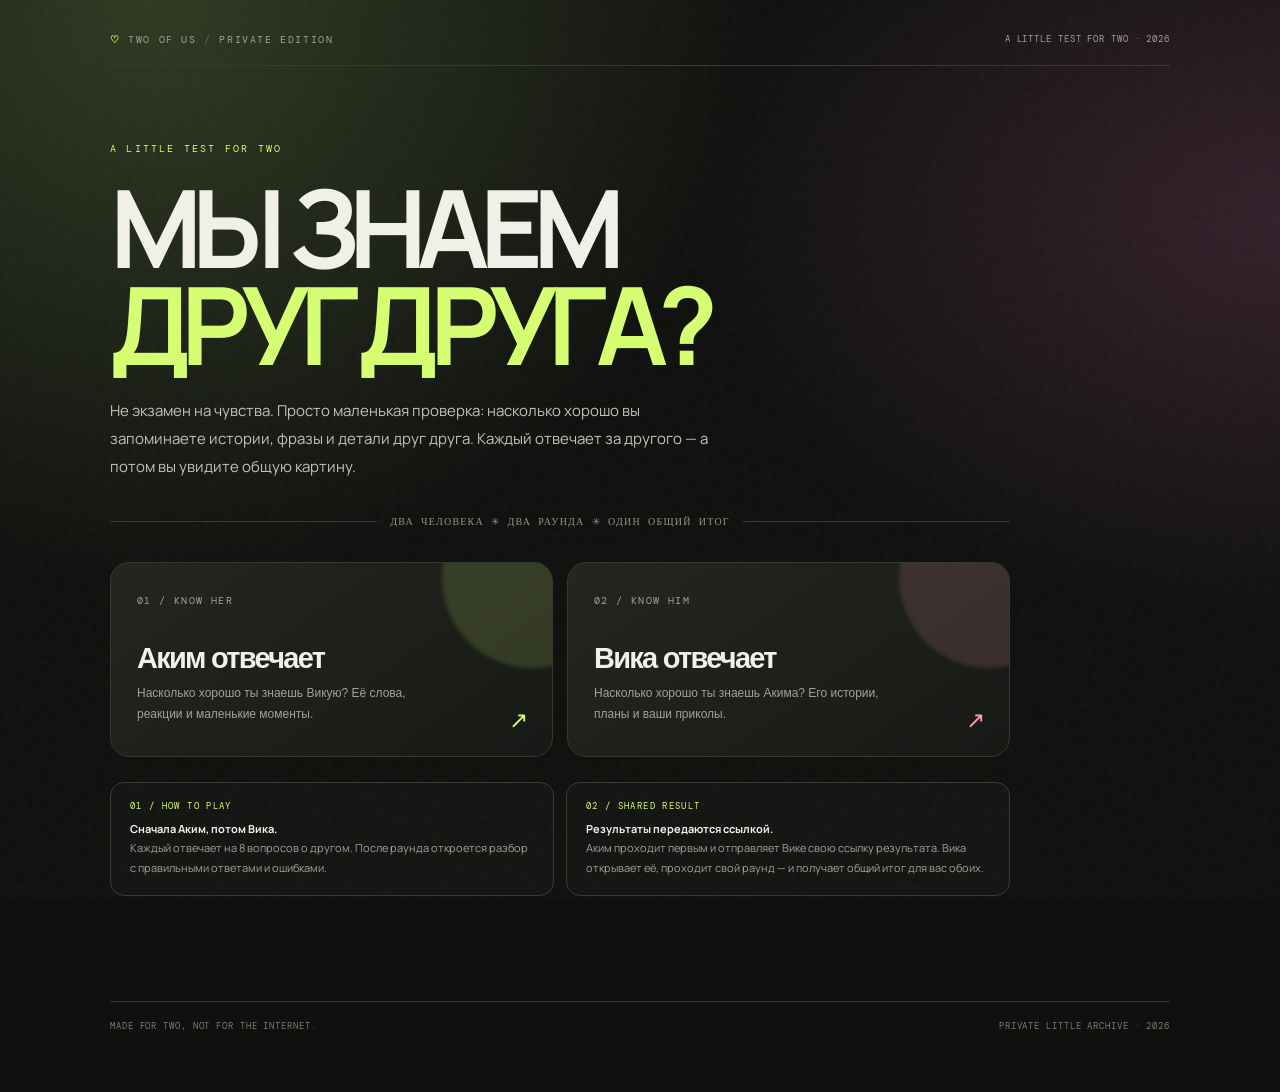
<file: couple/index.html>
<!doctype html>
<html lang="ru"><head><meta charset="utf-8"><meta name="viewport" content="width=device-width,initial-scale=1"><meta name="theme-color" content="#10110f"><meta name="description" content="Два человека, две истории и один тест на внимательность."><title>МЫ ЗНАЕМ ДРУГ ДРУГА? — TWO OF US</title>
<style>
@import url('https://fonts.googleapis.com/css2?family=DM+Mono:wght@400;500&family=Manrope:wght@400;500;600;700;800&display=swap');
:root{--bg:#10110f;--panel:#191b18;--line:#35392f;--text:#f2f1e9;--muted:#a1a395;--lime:#d7ff72;--pink:#ff9eb5}
*{box-sizing:border-box}body{margin:0;min-height:100vh;background:radial-gradient(ellipse at 12% 0%,#303a22 0,transparent 38%),radial-gradient(ellipse at 100% 20%,#35212b 0,transparent 32%),var(--bg);color:var(--text);font-family:Manrope,system-ui,sans-serif}body:before{content:"";position:fixed;inset:0;pointer-events:none;opacity:.12;background-image:url("data:image/svg+xml,%3Csvg viewBox='0 0 180 180' xmlns='http://www.w3.org/2000/svg'%3E%3Cfilter id='n'%3E%3CfeTurbulence type='fractalNoise' baseFrequency='.85' numOctaves='3' stitchTiles='stitch'/%3E%3C/filter%3E%3Crect width='100%25' height='100%25' filter='url(%23n)' opacity='.25'/%3E%3C/svg%3E")}
.wrap{width:min(1060px,calc(100% - 38px));margin:auto;padding:25px 0 60px}.top{display:flex;justify-content:space-between;border-bottom:1px solid var(--line);padding:8px 0 19px}.brand,.edition,.eyebrow,.mono,.qmeta,.progressrow,.footer{font-family:'DM Mono',monospace}.brand{font-size:10px;letter-spacing:.16em;color:var(--muted)}.brand b{color:var(--lime)}.edition{font-size:9px;color:var(--muted);letter-spacing:.1em}.hero{padding:76px 0 40px;max-width:900px}.eyebrow{font-size:10px;letter-spacing:.22em;color:var(--lime);text-transform:uppercase}.hero h1{font-size:clamp(50px,10vw,108px);line-height:.9;letter-spacing:-.09em;margin:23px 0 25px}.hero h1 span{color:var(--lime)}.lead{font-size:15px;line-height:1.85;color:#c1c3b9;max-width:610px}.line{display:flex;align-items:center;gap:13px;margin:34px 0;color:#929687;font:10px 'DM Mono';letter-spacing:.12em}.line:before,.line:after{content:"";height:1px;background:var(--line);flex:1}.cards{display:grid;grid-template-columns:1fr 1fr;gap:14px;margin:25px 0}.choice{position:relative;overflow:hidden;min-height:195px;padding:26px;border:1px solid var(--line);border-radius:19px;background:linear-gradient(145deg,#24271f,#171916);text-align:left;color:var(--text);cursor:pointer;transition:.25s}.choice:hover{transform:translateY(-4px);border-color:#899b58;box-shadow:0 18px 60px #0006}.choice .orb{position:absolute;width:180px;height:180px;border-radius:50%;right:-70px;top:-75px;opacity:.14;filter:blur(2px)}.a .orb{background:var(--lime)}.v .orb{background:var(--pink)}.choice .num{font:10px 'DM Mono';color:var(--muted);letter-spacing:.14em}.choice h2{font-size:29px;letter-spacing:-.06em;margin:35px 0 8px}.choice p{font-size:12px;color:var(--muted);line-height:1.7;margin:0;max-width:290px}.choice .arrow{position:absolute;right:24px;bottom:22px;font-size:23px;color:var(--lime)}.choice.v .arrow{color:var(--pink)}.choice.done{border-color:#72874a}.choice.done:after{content:"ПРОЙДЕНО ✓";position:absolute;right:22px;top:20px;color:var(--lime);font:9px 'DM Mono';letter-spacing:.1em}.info{display:grid;grid-template-columns:1fr 1fr;gap:12px}.infobox,.pending{border:1px solid var(--line);border-radius:14px;padding:17px 19px;background:#ffffff04;color:var(--muted);font-size:11px;line-height:1.8}.infobox strong,.pending strong{color:var(--text)}.tiny{display:block;color:var(--lime);font:9px 'DM Mono';letter-spacing:.15em;margin-bottom:7px}
.hidden{display:none!important}.quizhead{padding:42px 0 18px}.back{background:none;border:0;color:var(--muted);font:10px 'DM Mono';cursor:pointer;padding:0;margin-bottom:33px}.back:hover{color:var(--lime)}.quizhead h2{font-size:clamp(36px,6vw,60px);letter-spacing:-.075em;margin:12px 0 8px}.quizhead p{color:var(--muted);font-size:13px;line-height:1.7}.progressrow{display:flex;justify-content:space-between;margin:26px 0 10px;font-size:10px;color:var(--muted)}.track{height:3px;background:#34382f;border-radius:9px;overflow:hidden}.bar{height:100%;background:var(--lime);transition:width .3s}.qcard{margin-top:24px;padding:clamp(23px,5vw,43px);border:1px solid var(--line);border-radius:20px;background:linear-gradient(145deg,#1e211b,#171916);min-height:365px}.qmeta{font-size:9px;letter-spacing:.2em;color:var(--lime)}.qcard h3{font-size:clamp(24px,4vw,38px);line-height:1.25;letter-spacing:-.05em;margin:23px 0 29px}.answers{display:grid;grid-template-columns:1fr 1fr;gap:10px}.answer{min-height:62px;padding:15px 17px;border:1px solid #3b3f35;border-radius:12px;background:#ffffff03;color:#eee;font:500 13px Manrope;text-align:left;line-height:1.5;cursor:pointer;transition:.18s}.answer:hover{border-color:#899b58;background:#d7ff7209}.answer.selected{border-color:var(--lime);background:#d7ff7215;color:var(--lime)}.letter{font:10px 'DM Mono';color:#929687;margin-right:10px}.actions{display:flex;justify-content:space-between;align-items:center;gap:12px;margin-top:24px}.small{font:10px 'DM Mono';color:var(--muted)}.btn{border:0;border-radius:999px;padding:14px 22px;background:var(--lime);color:#151711;font:800 11px Manrope;cursor:pointer;transition:.2s}.btn:hover{transform:translateY(-2px);box-shadow:0 8px 28px #d7ff7233}.btn:disabled{opacity:.35;cursor:not-allowed;transform:none;box-shadow:none}.btn.ghost{background:transparent;border:1px solid var(--line);color:var(--text)}.btn.ghost:hover{border-color:var(--lime);color:var(--lime);box-shadow:none}
.result{padding:55px 0 20px}.scorebig{font-size:clamp(78px,14vw,145px);font-weight:800;letter-spacing:-.11em;line-height:1;margin:22px 0;color:var(--lime)}.result h2{font-size:clamp(35px,6vw,62px);letter-spacing:-.08em;margin:12px 0}.result p{color:var(--muted);font-size:12px;line-height:1.8;max-width:650px}.resultgrid{display:grid;grid-template-columns:1fr 1fr;gap:12px;margin:27px 0}.stat{background:var(--panel);border:1px solid var(--line);border-radius:14px;padding:19px}.stat b{display:block;font-size:27px;margin-bottom:5px}.stat span{font:9px 'DM Mono';color:var(--muted);letter-spacing:.12em}.sharebox{margin-top:25px;padding:20px 0;border-top:1px solid var(--line)}.shareactions{display:flex;gap:9px;flex-wrap:wrap;margin-top:14px}.review{margin-top:35px}.review h3{font-size:21px}.reviewitem{display:grid;grid-template-columns:26px 1fr;gap:12px;padding:16px 0;border-top:1px solid var(--line)}.reviewitem b{font-size:13px;line-height:1.6}.reviewitem p{font-size:11px;margin:5px 0 0}.answerline{color:var(--lime)!important}.duel{margin-top:30px;padding:clamp(22px,4vw,32px);border:1px solid #464b39;border-radius:19px;background:linear-gradient(130deg,#25291e,#241b21)}.duel h3{font-size:29px;letter-spacing:-.06em;margin:12px 0 8px}.duelrow{display:grid;grid-template-columns:1fr 1fr;gap:10px;margin:20px 0}.duelstat{padding:18px;background:#0e100d88;border-radius:12px}.duelstat strong{display:block;font-size:34px;letter-spacing:-.06em}.duelstat.a strong{color:var(--lime)}.duelstat.v strong{color:var(--pink)}.duelstat span{font:9px 'DM Mono';color:var(--muted);letter-spacing:.1em}.footer{display:flex;justify-content:space-between;margin-top:65px;padding-top:18px;border-top:1px solid var(--line);font-size:9px;color:#777b70;letter-spacing:.1em}
@media(max-width:680px){.wrap{width:calc(100% - 26px);padding-top:17px}.hero{padding-top:55px}.cards,.answers,.info,.resultgrid,.duelrow{grid-template-columns:1fr}.choice{min-height:160px}.choice h2{margin-top:23px}.qcard{min-height:0}.footer{flex-direction:column;gap:10px}.hero h1{font-size:clamp(48px,14vw,80px)}}
</style></head><body><main class="wrap">
<header class="top"><div class="brand"><b>♡</b> TWO OF US <span style="color:#62675b">/</span> PRIVATE EDITION</div><div class="edition">A LITTLE TEST FOR TWO · 2026</div></header>
<section id="home"><div class="hero"><div class="eyebrow">A little test for two</div><h1>МЫ ЗНАЕМ<br><span>ДРУГ ДРУГА?</span></h1><p class="lead">Не экзамен на чувства. Просто маленькая проверка: насколько хорошо вы запоминаете истории, фразы и детали друг друга. Каждый отвечает за другого — а потом вы увидите общую картину.</p><div class="line">ДВА ЧЕЛОВЕКА ✳ ДВА РАУНДА ✳ ОДИН ОБЩИЙ ИТОГ</div>
<div class="cards"><button class="choice a" id="choiceA" onclick="start('a')"><i class="orb"></i><div class="num">01 / KNOW HER</div><h2>Аким отвечает</h2><p>Насколько хорошо ты знаешь Викую? Её слова, реакции и маленькие моменты.</p><span class="arrow">↗</span></button><button class="choice v" id="choiceV" onclick="start('v')"><i class="orb"></i><div class="num">02 / KNOW HIM</div><h2>Вика отвечает</h2><p>Насколько хорошо ты знаешь Акима? Его истории, планы и ваши приколы.</p><span class="arrow">↗</span></button></div>
<div class="info"><div class="infobox"><span class="tiny">01 / HOW TO PLAY</span><strong>Сначала Аким, потом Вика.</strong><br>Каждый отвечает на 8 вопросов о другом. После раунда откроется разбор с правильными ответами и ошибками.</div><div class="infobox"><span class="tiny">02 / SHARED RESULT</span><strong>Результаты передаются ссылкой.</strong><br>Аким проходит первым и отправляет Вике свою ссылку результата. Вика открывает её, проходит свой раунд — и получает общий итог для вас обоих.</div></div></div></section>
<section id="quiz" class="hidden"><div class="quizhead"><button class="back" onclick="goHome()">← НА ГЛАВНУЮ</button><div class="eyebrow" id="quiztag"></div><h2 id="quiztitle"></h2><p id="quizdesc"></p><div class="progressrow"><span id="counter"></span><span id="pct"></span></div><div class="track"><div class="bar" id="bar"></div></div></div><div class="qcard"><div class="qmeta" id="category"></div><h3 id="question"></h3><div class="answers" id="answers"></div><div class="actions"><span class="small">ОДИН ВАРИАНТ ОТВЕТА</span><button class="btn" id="next" disabled onclick="next()">ДАЛЬШЕ ↗</button></div></div></section>
<section id="result" class="hidden"><div class="result"><div class="eyebrow" id="resulttag"></div><div class="scorebig" id="score"></div><h2 id="resulttitle"></h2><p id="resulttext"></p><div class="resultgrid"><div class="stat"><b id="correct"></b><span>ТОЧНЫХ ПОПАДАНИЙ</span></div><div class="stat"><b id="percent"></b><span>УРОВЕНЬ ВНИМАНИЯ</span></div></div><div class="sharebox"><div class="eyebrow">YOUR RESULT LINK</div><p>Ссылка содержит твой результат. Отправь её второму участнику — его ответы добавятся к общей таблице, и вы оба сможете открыть финальный результат.</p><div class="shareactions"><button class="btn" onclick="copyShare()">СКОПИРОВАТЬ ССЫЛКУ ↗</button><button class="btn ghost" onclick="goHome()">НА ГЛАВНУЮ</button></div></div><div id="duel"></div><div class="review"><h3>Разбор твоих ответов</h3><div id="review"></div></div></div></section>
<footer class="footer"><span>MADE FOR TWO, NOT FOR THE INTERNET.</span><span>PRIVATE LITTLE ARCHIVE · 2026</span></footer></main>
<script>
const bank={
a:[
{c:"ЕЁ МАНЕРА ОБЩАТЬСЯ",q:"Что Вика ответила, когда ты спросил, что она скажет о вашей сегодняшней прогулке?",o:["«А чё скажу?»","«Мне очень понравилось»","«Давай повторим завтра»","«Я уже всё рассказала»"],a:0,e:"Вика ответила именно: «а чё скажу», а после попросила пример."},
{c:"ЕЁ ВЕЧЕР",q:"Почему Вика сказала, что пока не собирается спать вечером 21 октября?",o:["Она уже выспалась","Ей нужно было закончить конспект","Она ждала звонка","Она собиралась выходить"],a:0,e:"Она написала: «я выспалась уже»."},
{c:"ВАШИ РАЗГОВОРЫ",q:"Какой прямой вопрос Вика задала тебе ночью 22 октября?",o:["«Отношение ко мне какое?»","«Ты скучаешь по мне?»","«Почему ты не спишь?»","«Когда мы увидимся?»"],a:0,e:"Вика спросила: «отношение ко мне какое»."},
{c:"ЕЁ ЧУВСТВА",q:"Почему Вика сказала, что пытается поговорить с тобой о непростой ситуации 31 октября?",o:["Потому что любит тебя, ты ей дорог и она хочет всё обсудить","Потому что хотела закончить разговор","Потому что её попросили подруги","Потому что ей нужно было срочно уйти"],a:0,e:"Она написала, что любит тебя, ты ей дорог и она хочет всё обсудить."},
{c:"ВАША ПОДДЕРЖКА",q:"Что Вика сказала, когда ты переживал из-за того, что не поговорил с дедушкой?",o:["Что дедушка тебя очень любил и продолжает любить","Что нужно было позвонить раньше","Что дедушка наверняка обиделся","Что лучше сменить тему"],a:0,e:"Вика поддержала тебя словами: «твой дедушка тебя очень любил и продолжает любить»."},
{c:"ВАШИ ПЛАНЫ",q:"Как Вика отреагировала, когда ты сказал, что тебе неприятно из-за несостоявшейся прогулки?",o:["«Ты же знаешь, что я только за к тебе»","«Тогда больше не предлагай»","«Я не хочу гулять»","«Давай забудем»"],a:0,e:"Она ответила: «ты же знаешь что я только за к тебе»."},
{c:"ЕЁ ХАРАКТЕР",q:"Как Вика описала себя в сообщении утром 30 октября?",o:["«Я у тебя очень переживающий человек»","«Я вообще ничего не переживаю»","«Я всегда всё планирую»","«Я не люблю переписки»"],a:0,e:"Она прямо написала: «я у тебя очень переживающий человек»."},
{c:"ВАША БЛИЗОСТЬ",q:"Что Вика сказала о тебе, объясняя, почему хочет поговорить и всё обсудить?",o:["Что любит тебя и ты ей дорог","Что ей просто скучно","Что ей нужен совет по учёбе","Что она хочет поспорить"],a:0,e:"Вика написала, что любит тебя, ты ей дорог и она хочет всё обсудить."}
],
v:[
{c:"ЕГО УЧЁБА",q:"Что Аким надеялся сделать вместе с тобой в переписке 22 октября?",o:["Что-нибудь написать, списать и повысить средний балл","Подготовить доклад по истории","Составить расписание на неделю","Разобрать проект по Swift"],a:0,e:"Он написал, что думал, вы что-нибудь напишете, он спишет и повысит средний балл."},
{c:"ЕГО ЮМОР",q:"Как Аким в шутку сформулировал свою учебную стратегию?",o:["«Моя думать. Мы писать. Моя списать. Моя стать умный»","«Учиться надо было вчера»","«Один за всех, все за оценки»","«Моя домашка — моя крепость»"],a:0,e:"Это его шуточная формулировка из той же переписки."},
{c:"ЕГО ПРОЕКТЫ",q:"Какой модуль JARVIS Аким назвал приоритетом №1?",o:["JARVIS VISION — видит экран","JARVIS MEMORY — долговременная память","JARVIS LIVE — разговор без кнопки","SYSTEM CONTROL — мониторинг Mac"],a:0,e:"В сообщении с описанием проекта он пометил JARVIS VISION как «Приоритет №1»."},
{c:"ЕГО ИДЕИ",q:"Что Аким хотел поручить JARVIS в примере с браузером?",o:["Открыть Safari, найти документацию Swift и сохранить ссылку","Заказать еду и оплатить доставку","Смонтировать видео и загрузить его","Удалить старые фотографии"],a:0,e:"Он описал команду: открыть Safari, найти документацию Swift и сохранить ссылку."},
{c:"ЕГО ОБЩЕНИЕ",q:"Как Аким объяснил свою манеру общения с незнакомыми людьми?",o:["Как защитную реакцию, которая выработалась в привычку","Как способ всегда шутить первым","Как желание казаться серьёзнее","Как привычку говорить только коротко"],a:0,e:"Он написал, что у него выработалась защитная реакция и с незнакомыми людьми ему сложно общаться иначе."},
{c:"ЕГО ПЕРЕЖИВАНИЯ",q:"О чём Аким винил себя в разговоре 27 октября?",o:["Что не поговорил с дедушкой и вообще ему не звонил","Что не приехал на прогулку","Что забыл ответить на сообщение","Что не закончил школьное задание"],a:0,e:"Он прямо написал, что винил себя за то, что не поговорил с дедушкой и вообще не звонил."},
{c:"ВАШИ ПРИКОЛЫ",q:"Какое слово Аким много раз подряд отправлял Вике в ответ на её стикеры?",o:["«Бегу» — а потом написал «Бешу»","«Люблю» — а потом «Целую»","«Алло» — а потом «Ответь»","«Пока» — а потом «Вернулся»"],a:0,e:"Он подряд отправлял «Бегу», а последним сообщением стало «Бешу»."},
{c:"ВАШИ ПЛАНЫ",q:"Что Аким признал, когда понял, что вы, возможно, не погуляете?",o:["Что ему неприятно, но он считает, что Вике так будет лучше","Что ему всё равно","Что он больше не хочет встречаться","Что он отменил прогулку сам"],a:0,e:"Он написал, что ему неприятно, что вы не погуляете, но не хочет возникать, если Вике так будет лучше."}
]};
let who="",idx=0,answers=[],selected=null;
const $=id=>document.getElementById(id);
function enc(o){return btoa(unescape(encodeURIComponent(JSON.stringify(o))))}
function dec(s){try{return JSON.parse(decodeURIComponent(escape(atob(s))))}catch(e){return null}}
function scores(){const p=new URLSearchParams(location.search);return{a:dec(p.get("a")||""),v:dec(p.get("v")||"")}}
function resultUrl(person,data){const s=scores(),p=new URLSearchParams();p.set(person,enc(data));if(person==="a"&&s.v)p.set("v",enc(s.v));if(person==="v"&&s.a)p.set("a",enc(s.a));return location.origin+location.pathname+"?"+p.toString()}
function start(person){who=person;idx=0;answers=[];selected=null;$("home").classList.add("hidden");$("result").classList.add("hidden");$("quiz").classList.remove("hidden");$("quiztitle").textContent=person==="a"?"Аким отвечает":"Вика отвечает";$("quiztag").textContent=person==="a"?"ROUND 01 / KNOW HER":"ROUND 02 / KNOW HIM";$("quizdesc").textContent=person==="a"?"Восемь вопросов о Вике. Выбирай то, что действительно помнишь из ваших разговоров.":"Восемь вопросов об Акиме. Проверим, насколько внимательно ты слушаешь его истории.";render()}
function render(){const q=bank[who][idx];selected=null;$("category").textContent=q.c;$("question").textContent=q.q;$("counter").textContent="ВОПРОС "+String(idx+1).padStart(2,"0")+" / "+bank[who].length;$("pct").textContent=Math.round(idx/bank[who].length*100)+"%";$("bar").style.width=(idx/bank[who].length*100)+"%";$("answers").innerHTML="";q.o.forEach((v,i)=>{const b=document.createElement("button");b.className="answer";b.innerHTML='<span class="letter">'+String.fromCharCode(65+i)+'</span>'+v;b.onclick=()=>{selected=i;document.querySelectorAll(".answer").forEach(x=>x.classList.remove("selected"));b.classList.add("selected");$("next").disabled=false};$("answers").appendChild(b)});$("next").disabled=true;$("next").textContent=idx===bank[who].length-1?"ЗАВЕРШИТЬ РАУНД ↗":"ДАЛЬШЕ ↗"}
function next(){if(selected===null)return;answers.push(selected);if(idx<bank[who].length-1){idx++;render()}else finish()}
function finish(){const total=bank[who].length,score=answers.filter((a,i)=>a===bank[who][i].a).length;const data={score,total,answers,finished:true};history.replaceState(null,"",resultUrl(who,data));showResult(who,data)}
function showResult(person,data){$("quiz").classList.add("hidden");$("home").classList.add("hidden");$("result").classList.remove("hidden");$("resulttag").textContent=person==="a"?"АКИМ → ВИКА":"ВИКА → АКИМ";$("score").textContent=data.score+"/"+data.total;$("correct").textContent=data.score+" / "+data.total;$("percent").textContent=Math.round(data.score/data.total*100)+"%";let title,desc;if(data.score===8){title="Ни одна деталь не ускользнула.";desc="Идеальный раунд. Ты очень внимательно слушаешь и запоминаешь то, что для другого человека важно."}else if(data.score>=6){title="Ты правда хорошо знаешь.";desc="Большинство деталей на месте. Несколько моментов всё-таки потерялись — самое время их вспомнить."}else if(data.score>=4){title="Есть что ещё узнать.";desc="Ты помнишь важное, но часть маленьких историй и фраз пока ускользает."}else{title="Начало большого знакомства.";desc="Этот тест не измеряет чувства. Он показывает только, сколько деталей из переписки осталось в памяти."}$("resulttitle").textContent=title;$("resulttext").textContent=desc;$("review").innerHTML="";bank[person].forEach((q,i)=>{const ok=data.answers[i]===q.a,el=document.createElement("div");el.className="reviewitem";el.innerHTML='<div class="mark">'+(ok?'<span style="color:var(--lime)">✓</span>':'<span style="color:var(--pink)">×</span>')+'</div><div><b>'+q.q+'</b><p>Твой ответ: '+q.o[data.answers[i]]+'.</p><p class="answerline">Правильный ответ: '+q.o[q.a]+'. '+q.e+'</p></div>';$("review").appendChild(el)});const s=scores();s[person]=data;showDuel(s)}
function showDuel(s){const a=s.a,v=s.v;if(!a||!v){$("duel").innerHTML='<div class="pending"><strong>Второй раунд ещё впереди.</strong><br>'+(a?"Теперь Вика открывает ссылку выше и проходит свой раунд. Её результат автоматически объединится с твоим.":"Теперь Аким проходит свой раунд и отправляет Вике ссылку результата.")+'</div>';return}const sum=a.score+v.score,max=a.total+v.total,line=sum>=14?"Вы очень хорошо помните детали друг друга.":sum>=10?"Хороший общий результат — многое друг о друге вы замечаете.":"У вас ещё много историй, которые предстоит узнать.";const leader=a.score>v.score?"Аким набрал больше на своём раунде.":v.score>a.score?"Вика набрала больше на своём раунде.":"У вас ничья — одинаковый результат.";const url=location.origin+location.pathname+"?a="+enc(a)+"&v="+enc(v);$("duel").innerHTML='<div class="duel"><div class="eyebrow">THE TWO OF YOU / FINAL SCORE</div><h3>Общий результат</h3><p>'+line+' '+leader+'</p><div class="duelrow"><div class="duelstat a"><strong>'+a.score+'/'+a.total+'</strong><span>АКИМ ЗНАЕТ ВИКУ</span></div><div class="duelstat v"><strong>'+v.score+'/'+v.total+'</strong><span>ВИКА ЗНАЕТ АКИМА</span></div></div><div class="scorebig" style="font-size:clamp(60px,10vw,92px)">'+sum+'/'+max+'</div><p>Всего правильных ответов на двоих.</p><div class="shareactions"><button class="btn" onclick="copyFinal()">СКОПИРОВАТЬ ОБЩИЙ РЕЗУЛЬТАТ ↗</button></div></div>';const panel=document.createElement("div");panel.className="review";panel.innerHTML="<h3>Где ошибся каждый</h3>";[["Аким",a,"a"],["Вика",v,"v"]].forEach(([name,d,key])=>{const block=document.createElement("div");block.innerHTML='<div class="eyebrow">'+name.toUpperCase()+' / '+d.score+'/'+d.total+'</div>';bank[key].forEach((q,i)=>{if(d.answers[i]===q.a)return;const item=document.createElement("div");item.className="reviewitem";item.innerHTML='<div class="mark" style="color:var(--pink)">×</div><div><b>'+q.q+'</b><p>Ответ: '+q.o[d.answers[i]]+'</p><p class="answerline">Правильно: '+q.o[q.a]+'. '+q.e+'</p></div>';block.appendChild(item)});if(d.score===d.total){const p=document.createElement("p");p.textContent="Ошибок нет — идеальный раунд.";block.appendChild(p)}panel.appendChild(block)});$("duel").appendChild(panel)}
function copyShare(){const s=scores(),data=s[who];const url=resultUrl(who,data);navigator.clipboard.writeText(url).then(()=>alert("Ссылка с твоим результатом скопирована. Отправь её второму участнику.")).catch(()=>prompt("Скопируй ссылку:",url))}
function copyFinal(){const s=scores(),url=location.origin+location.pathname+"?a="+enc(s.a)+"&v="+enc(s.v);navigator.clipboard.writeText(url).then(()=>alert("Общий результат скопирован!")).catch(()=>prompt("Скопируй ссылку:",url))}
function goHome(){$("quiz").classList.add("hidden");$("result").classList.add("hidden");$("home").classList.remove("hidden")}
function init(){const s=scores();$("choiceA").classList.toggle("done",!!s.a);$("choiceV").classList.toggle("done",!!s.v);if(s.a&&s.v){$("home").classList.add("hidden");showResult("a",s.a);$("resulttag").textContent="ВАШ ОБЩИЙ РЕЗУЛЬТАТ";$("score").textContent=s.a.score+"/"+s.a.total+" · "+s.v.score+"/"+s.v.total;$("resulttitle").textContent="Вы прошли оба раунда.";showDuel(s)}else if(s.a||s.v)showResult(s.a?"a":"v",s.a||s.v)}
init();
</script></body></html>
</file>
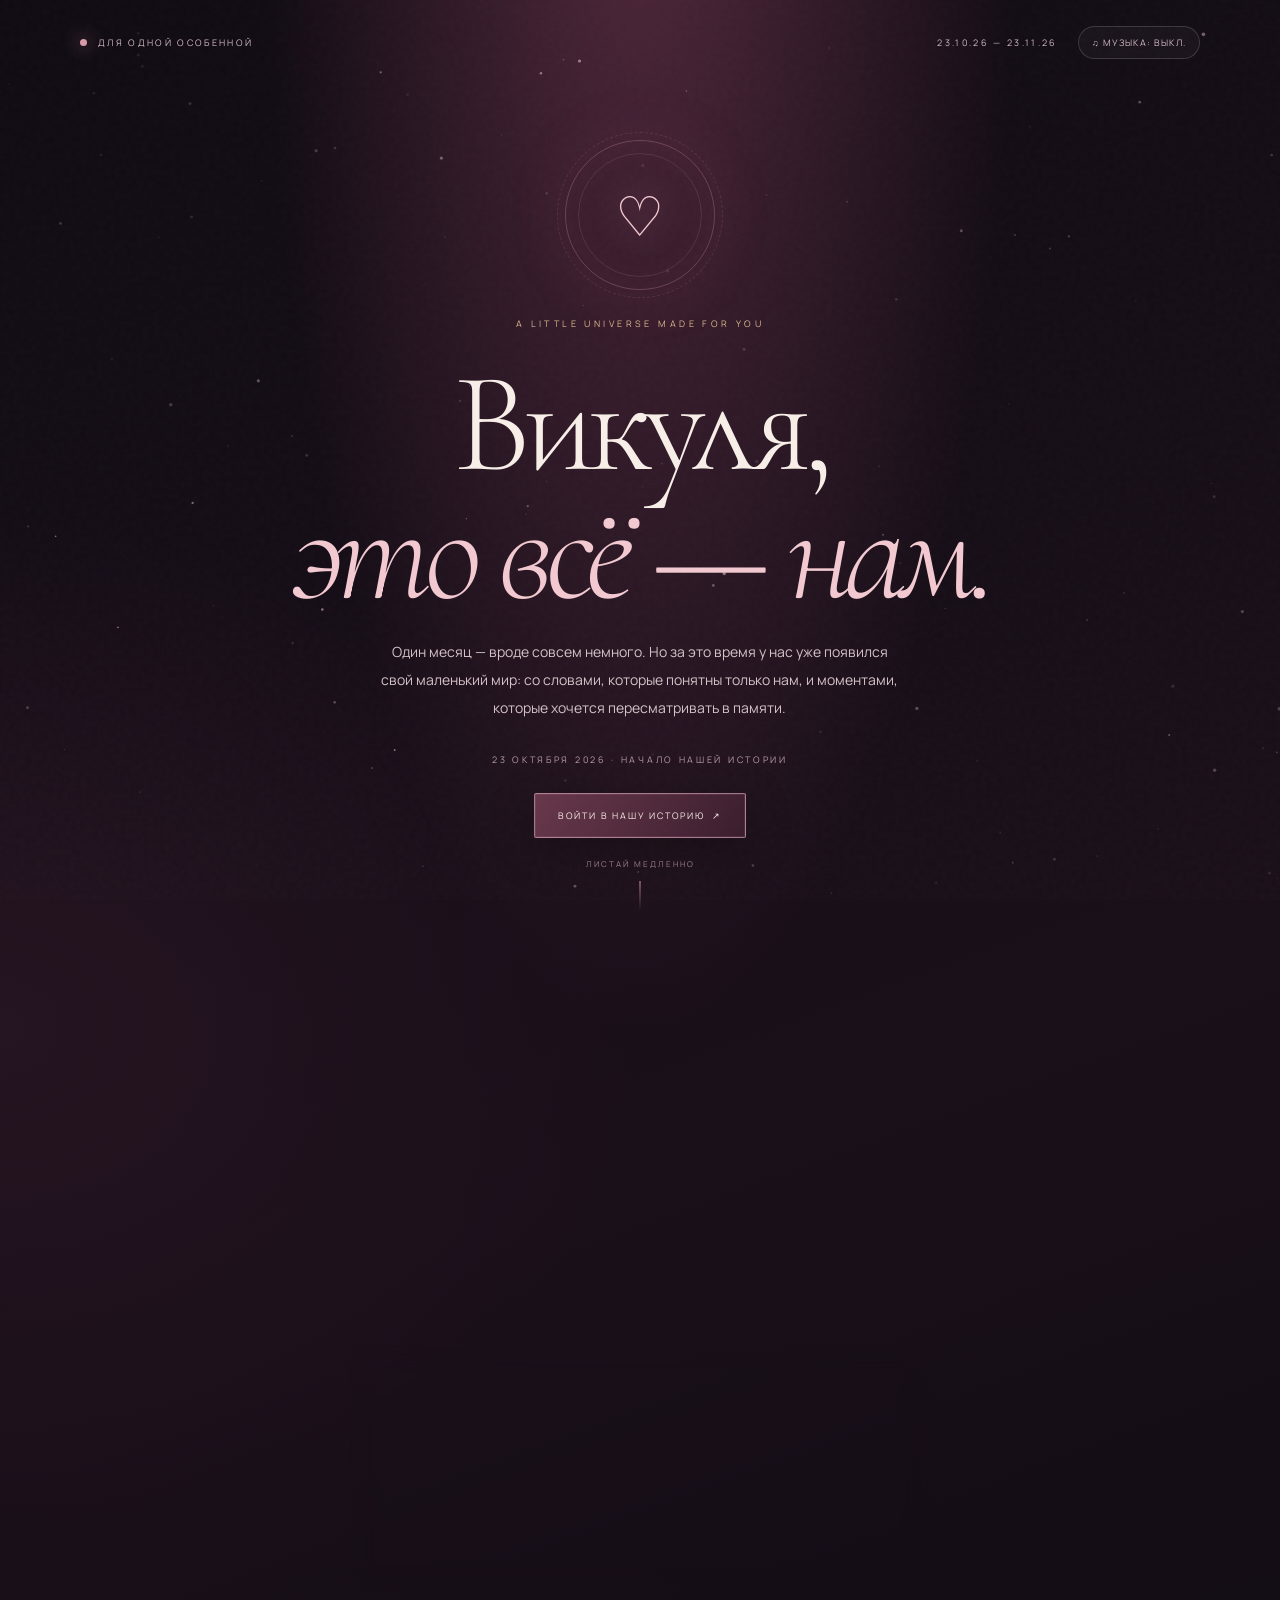
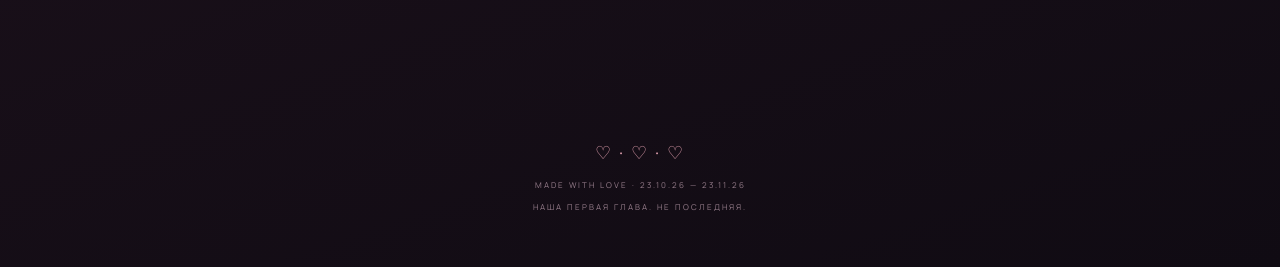
<file: vikula/index.html>
<!doctype html>
<html lang="ru">
<head>
<meta charset="utf-8">
<meta name="viewport" content="width=device-width,initial-scale=1,viewport-fit=cover">
<meta name="theme-color" content="#100b13">
<meta name="description" content="Маленькая вселенная для Викулы. Наша первая глава — 23.10.26–23.11.26.">
<title>Викуля — наша маленькая вселенная</title>
<style>
@import url('https://fonts.googleapis.com/css2?family=Cormorant+Garamond:wght@300;400;500;600;700&family=Manrope:wght@300;400;500;600&family=Great+Vibes&display=swap');
:root{--night:#100b13;--night2:#1b101b;--wine:#57283b;--rose:#d99aa9;--blush:#f2c9d0;--cream:#f7eee8;--gold:#d9b98d;--muted:#c3aeb8;--line:rgba(247,238,232,.16);--serif:'Cormorant Garamond',Georgia,serif;--sans:'Manrope',sans-serif}
*{box-sizing:border-box}html{scroll-behavior:smooth;background:var(--night)}body{margin:0;color:var(--cream);font-family:var(--sans);background:radial-gradient(ellipse at 50% -10%,#51283c 0%,transparent 42%),radial-gradient(ellipse at 0% 55%,#251421 0%,transparent 35%),linear-gradient(160deg,#100b13,#1a101a 60%,#100b13);overflow-x:hidden}button{font:inherit;color:inherit}button:focus-visible,a:focus-visible{outline:2px solid var(--gold);outline-offset:5px}::selection{background:#a65d78;color:white}
#sky{position:fixed;inset:0;z-index:0;pointer-events:none;opacity:.8}.grain{position:fixed;inset:0;z-index:1;pointer-events:none;opacity:.07;background-image:url("data:image/svg+xml,%3Csvg viewBox='0 0 180 180' xmlns='http://www.w3.org/2000/svg'%3E%3Cfilter id='n'%3E%3CfeTurbulence type='fractalNoise' baseFrequency='.9' numOctaves='3' stitchTiles='stitch'/%3E%3C/filter%3E%3Crect width='100%25' height='100%25' filter='url(%23n)' opacity='.35'/%3E%3C/svg%3E")}
main,header,footer{position:relative;z-index:2}.shell{width:min(1120px,calc(100% - 42px));margin:auto}.nav{display:flex;align-items:center;justify-content:space-between;padding:26px 0;color:#d4bbc5;font-size:9px;letter-spacing:.26em;text-transform:uppercase}.brand{display:flex;align-items:center;gap:11px}.brand i{display:block;width:7px;height:7px;border-radius:50%;background:var(--rose);box-shadow:0 0 18px var(--rose)}.navright{display:flex;gap:20px;align-items:center}.sound{border:1px solid var(--line);background:#ffffff08;border-radius:30px;padding:9px 13px;font-size:9px;letter-spacing:.13em;text-transform:uppercase;cursor:pointer}
.hero{min-height:calc(100svh - 76px);display:grid;place-items:center;text-align:center;padding:55px 0 95px;position:relative}.hero-inner{max-width:850px}.overline{font-size:9px;letter-spacing:.38em;text-transform:uppercase;color:var(--gold)}h1,h2,h3,p{margin-top:0}.hero h1{font:300 clamp(64px,12vw,142px)/.78 var(--serif);letter-spacing:-.055em;margin:39px 0 30px}.hero h1 span{display:block;color:var(--blush);font-style:italic;margin-top:17px}.hero-copy{max-width:520px;margin:0 auto;color:#d5c1c8;font-size:14px;line-height:2}.hero-date{margin:31px 0 27px;color:#b99aa8;font-size:9px;letter-spacing:.3em}.cta{border:1px solid #d9a8b8a6;background:linear-gradient(120deg,#8d4b63a8,#482437a8);padding:15px 23px;text-transform:uppercase;font-size:9px;letter-spacing:.2em;cursor:pointer;transition:.35s;box-shadow:0 12px 45px #0004}.cta:hover{transform:translateY(-3px);box-shadow:0 18px 55px #0007;border-color:var(--blush)}.scrollhint{position:absolute;bottom:22px;left:50%;transform:translateX(-50%);font-size:8px;letter-spacing:.25em;color:#997d8a;text-transform:uppercase}.scrollhint:after{content:"";display:block;width:1px;height:30px;margin:12px auto 0;background:linear-gradient(var(--rose),transparent)}
.ornament{width:150px;height:150px;border:1px solid #d99aa94d;border-radius:50%;margin:0 auto 27px;display:grid;place-items:center;position:relative;box-shadow:0 0 70px #b65d7b18,inset 0 0 35px #b65d7b12}.ornament:before,.ornament:after{content:"";position:absolute;border:1px solid #d99aa927;border-radius:50%}.ornament:before{inset:12px}.ornament:after{inset:-9px;border-style:dashed;animation:spin 60s linear infinite}.bigheart{font-size:55px;color:var(--blush);text-shadow:0 0 28px #df91ad99;animation:beat 2.8s ease-in-out infinite}
section.content{padding:110px 0;scroll-margin-top:25px}.section-head{text-align:center;max-width:720px;margin:0 auto 55px}.kicker{color:var(--gold);font-size:9px;letter-spacing:.35em;text-transform:uppercase}.section-head h2{font:400 clamp(43px,7vw,76px)/.98 var(--serif);letter-spacing:-.035em;margin:18px 0}.section-head h2 em{color:var(--blush)}.section-head p{color:#c9b4be;font-size:13px;line-height:1.95;max-width:560px;margin:0 auto}
.lockbox{max-width:580px;margin:auto;text-align:center;padding:35px;border:1px solid var(--line);background:linear-gradient(140deg,#ffffff0a,#ffffff02);box-shadow:0 30px 90px #0003;backdrop-filter:blur(12px)}.lockbox h3{font:400 35px var(--serif);margin:0 0 10px}.lockbox p{font-size:12px;line-height:1.8;color:#c6b2bc}.passrow{display:flex;gap:9px;max-width:360px;margin:23px auto 0}.passrow input{min-width:0;flex:1;background:#ffffff0a;border:1px solid var(--line);padding:14px;color:white;text-align:center;letter-spacing:.4em;outline:none}.passrow input:focus{border-color:var(--rose)}.error{color:#f0a8b7;font-size:11px;min-height:18px;margin-top:12px}
.hidden-content{display:none}.hidden-content.show{display:block;animation:fadeup .9s both}
.timeline{max-width:820px;margin:auto;position:relative}.timeline:before{content:"";position:absolute;top:5px;bottom:5px;left:50%;width:1px;background:linear-gradient(transparent,#bd8298aa,#d9b98d88,transparent)}.event{width:50%;padding:0 44px 48px 0;position:relative}.event:nth-child(even){margin-left:50%;padding:0 0 48px 44px}.event:after{content:"";position:absolute;right:-5px;top:8px;width:9px;height:9px;border-radius:50%;background:var(--blush);box-shadow:0 0 17px #e9a4bd}.event:nth-child(even):after{right:auto;left:-4px}.eventcard{border:1px solid var(--line);padding:25px 27px;background:linear-gradient(140deg,#ffffff0c,#ffffff03);transition:.35s}.eventcard:hover{transform:translateY(-4px);border-color:#d99aa96b;background:#ffffff0d}.date{font-size:8px;letter-spacing:.24em;color:var(--gold);text-transform:uppercase}.event h3{font:400 30px/1.05 var(--serif);margin:13px 0 9px}.event p{font-size:12px;line-height:1.85;color:#c9b7c0;margin:0}.tag{display:inline-block;margin-top:15px;color:#e3b9c5;font-size:8px;letter-spacing:.15em;text-transform:uppercase}
.quote{max-width:760px;text-align:center;margin:25px auto 0;padding:38px 20px;border-top:1px solid var(--line);border-bottom:1px solid var(--line);font:italic clamp(28px,4.4vw,46px)/1.15 var(--serif);color:var(--blush)}.quote small{display:block;font:8px var(--sans);letter-spacing:.23em;text-transform:uppercase;color:#ad91a0;margin-top:17px}

.reasons{display:grid;grid-template-columns:repeat(3,1fr);gap:13px;max-width:900px;margin:auto}.reason{padding:25px 22px;border:1px solid var(--line);background:#ffffff06;min-height:175px;transition:.35s}.reason:hover{transform:translateY(-5px);background:#ffffff0d;border-color:#d99aa96b}.reason .num{font:italic 30px var(--serif);color:var(--gold)}.reason h3{font:400 25px var(--serif);margin:12px 0 7px}.reason p{font-size:11px;line-height:1.8;color:#c6b2bc;margin:0}
/* Cinematic letter scene */
.letter-wrap{max-width:760px;margin:0 auto}
.letter-actions.reveal-control{margin:0 auto 28px}
.letter{position:relative;width:100%;background:linear-gradient(145deg,#fff8f0 0%,#f5e9e2 55%,#ead8d2 100%);color:#46333a;padding:clamp(28px,6vw,62px);box-shadow:0 24px 70px #0005,0 3px 12px #fff8 inset;opacity:0;visibility:hidden;max-height:0;overflow:hidden;transform:translateY(28px) scale(.985);transform-origin:50% 0;transition:opacity .55s ease,transform .8s cubic-bezier(.16,1,.3,1),max-height .9s cubic-bezier(.2,.8,.2,1),visibility 0s linear .9s}
.letter:before{content:"";position:absolute;inset:11px;border:1px solid #95677645;pointer-events:none}
.letter:after{content:"♡";position:absolute;right:34px;top:24px;color:#b77d8b33;font:34px var(--serif)}
.letter.revealed{opacity:1;visibility:visible;transform:translateY(0) scale(1);max-height:1200px;transition:opacity .65s ease .05s,transform .85s cubic-bezier(.16,1,.3,1),max-height .9s cubic-bezier(.2,.8,.2,1),visibility 0s}
.letter .to{font-size:9px;letter-spacing:.2em;text-transform:uppercase;color:#936275}
.letter p{font:18px/1.85 var(--serif);margin:22px 0}
.signature{font:42px 'Great Vibes',cursive;color:#97566b;margin-top:28px}
.letter-actions{text-align:center;margin-top:30px}
@media(max-width:600px){.letter{padding:30px 24px}.letter p{font-size:16px;line-height:1.75}.signature{font-size:36px}}
@media(prefers-reduced-motion:reduce){.letter{transition:none;transform:none}.letter.revealed{transform:none}}
.footer{text-align:center;padding:40px 20px 55px;color:#967d8b;font-size:8px;letter-spacing:.25em;text-transform:uppercase}.footer .heartline{font-size:18px;color:var(--rose);display:block;margin-bottom:15px}
#toast{position:fixed;left:50%;bottom:25px;transform:translate(-50%,20px);background:#2b1724;border:1px solid #d99aa955;color:#f6e5e8;padding:12px 18px;font-size:11px;opacity:0;transition:.4s;z-index:10;pointer-events:none}#toast.show{opacity:1;transform:translate(-50%,0)}
@keyframes beat{50%{transform:scale(1.12)}}@keyframes spin{to{transform:rotate(360deg)}}@keyframes fadeup{from{opacity:0;transform:translateY(22px)}to{opacity:1;transform:none}}@keyframes float{to{transform:translateY(-110vh) rotate(25deg);opacity:0}}
@media(max-width:700px){.shell{width:calc(100% - 30px)}.nav{padding:20px 0;font-size:8px}.navright{gap:8px}.hero{min-height:calc(93svh - 60px);padding:35px 0 80px}.hero h1{font-size:clamp(62px,17vw,100px)}.hero-copy{font-size:12px}.ornament{width:125px;height:125px}.bigheart{font-size:45px}section.content{padding:78px 0}.section-head{margin-bottom:37px}.timeline:before{left:8px}.event,.event:nth-child(even){width:100%;margin:0;padding:0 0 25px 32px}.event:after,.event:nth-child(even):after{left:4px;right:auto}.eventcard{padding:21px}.reasons{grid-template-columns:1fr 1fr}.reason{min-height:160px;padding:19px}.passrow{flex-direction:column}.passrow .cta{width:100%}.lockbox{padding:28px 18px}.letter{width:94%;padding:27px 24px}.letter p{font-size:16px;line-height:1.72}.letter.revealed{max-height:1100px}}
@media(max-width:420px){.reasons{grid-template-columns:1fr}.reason{min-height:0}.navright .date-label{display:none}}
@media(prefers-reduced-motion:reduce){*,*:before,*:after{animation:none!important;scroll-behavior:auto!important;transition:none!important}}

/* Premium motion system */
.cta {
  position: relative;
  isolation: isolate;
  overflow: hidden;
  border-radius: 2px;
  box-shadow: 0 12px 45px #0004, 0 0 0 1px #d9a8b81a inset;
}
.cta:before {
  content: "";
  position: absolute;
  z-index: -1;
  inset: -30% auto -30% -45%;
  width: 34%;
  transform: skewX(-22deg);
  background: linear-gradient(90deg, transparent, #fff5, transparent);
  transition: left .8s cubic-bezier(.2,.7,.2,1);
}
.cta:hover:before { left: 125%; }
.cta:active { transform: translateY(0) scale(.975); }

.will-reveal {
  opacity: 0;
  filter: blur(9px);
  transform: translate3d(0, 27px, 0);
  transition:
    opacity .8s ease,
    filter .9s ease,
    transform .9s cubic-bezier(.2,.75,.2,1);
  transition-delay: var(--reveal-delay, 0ms);
}
.will-reveal.is-visible {
  opacity: 1;
  filter: blur(0);
  transform: translate3d(0,0,0);
}
.event:nth-child(even).will-reveal { transform: translate3d(22px,27px,0); }
.event:nth-child(odd).will-reveal { transform: translate3d(-22px,27px,0); }
.event.is-visible { transform: translate3d(0,0,0) !important; }

.letter-wrap {
  position: relative;
  isolation: isolate;
  perspective: 1500px;
  padding: 18px 0 12px;
}
.letter-aura {
  position: absolute;
  z-index: -1;
  inset: 8% 10%;
  border-radius: 50%;
  background: radial-gradient(ellipse, #e6a7bd38 0%, #b66c8830 38%, transparent 72%);
  filter: blur(38px);
  opacity: 0;
  transform: scale(.72);
  transition: opacity 1.2s ease, transform 1.6s cubic-bezier(.16,1,.3,1);
  pointer-events: none;
}
.letter-wrap:has(.letter.revealed) .letter-aura {
  opacity: 1;
  transform: scale(1.12);
}
.letter {
  position: relative;
  z-index: 1;
  width: 100%;
  max-height: 0;
  padding: 0 clamp(25px, 6vw, 62px);
  margin: 0 auto;
  overflow: hidden;
  visibility: hidden;
  opacity: 0;
  border: 1px solid #fff9;
  background:
    radial-gradient(ellipse at 12% 5%, #fffefa 0%, transparent 42%),
    linear-gradient(145deg, #fffaf3 0%, #f6eae3 53%, #ead8d0 100%);
  color: #46333a;
  box-shadow:
    0 3px 8px #0002,
    0 18px 35px #0003,
    0 42px 90px #0005,
    0 1px 0 #fff inset,
    0 -2px 8px #9b6b7012 inset;
  transform: translate3d(0,58px,-100px) rotateX(11deg) scale(.92);
  transform-origin: 50% 0%;
  transition:
    max-height 1.25s cubic-bezier(.2,.75,.2,1),
    padding .9s cubic-bezier(.2,.75,.2,1),
    opacity .85s ease,
    transform 1.35s cubic-bezier(.16,1,.3,1),
    visibility 0s linear 1.3s;
  will-change: transform, opacity;
}
.letter.revealed {
  max-height: 1800px;
  padding: clamp(30px, 6vw, 62px);
  visibility: visible;
  opacity: 1;
  transform: translate3d(0,0,0) rotateX(0) scale(1);
  transition:
    max-height 1.35s cubic-bezier(.2,.75,.2,1) .2s,
    padding .9s cubic-bezier(.2,.75,.2,1) .2s,
    opacity .85s ease .12s,
    transform 1.35s cubic-bezier(.16,1,.3,1),
    visibility 0s;
}
.letter:before {
  inset: 12px;
  border: 1px solid #95677642;
  box-shadow: 0 0 0 4px #fff3 inset;
}
.letter:after {
  right: 30px;
  top: 22px;
  color: #b77d8b2b;
  font-size: 38px;
}
.letter .letter-line {
  opacity: 0;
  filter: blur(7px);
  transform: translate3d(0,17px,0);
}
.letter.revealed .letter-line {
  animation: letterLineIn .85s cubic-bezier(.2,.7,.2,1) forwards;
}
.letter.revealed .to { animation-delay: .72s; }
.letter.revealed p:nth-of-type(1) { animation-delay: 1.08s; }
.letter.revealed p:nth-of-type(2) { animation-delay: 1.48s; }
.letter.revealed p:nth-of-type(3) { animation-delay: 1.9s; }
.letter.revealed .signature {
  animation: signatureIn 1.15s cubic-bezier(.16,1,.3,1) 2.45s forwards;
  transform-origin: 0 50%;
}
.letter .to {
  display: block;
  position: relative;
  z-index: 1;
  color: #936275;
  font-size: 10px;
  letter-spacing: .22em;
}
.letter p {
  position: relative;
  z-index: 1;
  font-size: clamp(16px, 2vw, 19px);
  line-height: 1.9;
  overflow-wrap: anywhere;
}
.signature {
  position: relative;
  z-index: 1;
  display: inline-block;
  font-size: clamp(38px, 6vw, 48px);
}
.letter-spark {
  position: absolute;
  z-index: 3;
  left: var(--x);
  bottom: 8%;
  color: #f0c5d2;
  font-size: 13px;
  text-shadow: 0 0 12px #f4bfd4, 0 0 25px #d99aa9;
  pointer-events: none;
  animation: letterSparkRise var(--duration) ease-out var(--delay) both;
}
.celebration-particle {
  position: fixed;
  z-index: 20;
  pointer-events: none;
  color: #f1c4d1;
  font-size: 19px;
  text-shadow: 0 0 16px #e8a9bf;
  animation: celebrationRise var(--duration) ease-out forwards;
}
@keyframes letterLineIn {
  to { opacity: 1; filter: blur(0); transform: translate3d(0,0,0); }
}
@keyframes signatureIn {
  0% { opacity: 0; filter: blur(8px); transform: translate3d(0,14px,0) scale(.94); }
  70% { opacity: 1; filter: blur(0); transform: translate3d(0,-2px,0) scale(1.025); }
  100% { opacity: 1; filter: blur(0); transform: translate3d(0,0,0) scale(1); }
}
@keyframes letterSparkRise {
  0% { opacity: 0; transform: translate3d(0,15px,0) scale(.6) rotate(-15deg); }
  18% { opacity: .85; }
  100% { opacity: 0; transform: translate3d(var(--drift),-95px,0) scale(.25) rotate(30deg); }
}
@keyframes celebrationRise {
  0% { opacity: 0; transform: translate3d(0,0,0) scale(.6) rotate(0); }
  15% { opacity: 1; }
  100% { opacity: 0; transform: translate3d(var(--dx),calc(-1 * var(--rise)),0) scale(.25) rotate(100deg); }
}
#openLetter:disabled { cursor: default; opacity: .72; }

@media(max-width:700px) {
  .letter-wrap { width: 100%; padding: 12px 0; }
  .letter { transform: translate3d(0,35px,-50px) rotateX(7deg) scale(.97); }
  .letter.revealed { max-height: 2000px; }
  .letter p { line-height: 1.78; }
  .letter:after { right: 23px; top: 18px; }
  .will-reveal, .event:nth-child(even).will-reveal, .event:nth-child(odd).will-reveal {
    transform: translate3d(0,22px,0);
  }
}
@media(max-width:380px) {
  .letter.revealed { padding: 28px 21px; }
  .letter p { font-size: 15px; }
  .letter:before { inset: 8px; }
  .hero h1 { font-size: clamp(56px,16vw,72px); }
}
@media(prefers-reduced-motion:reduce) {
  .will-reveal, .will-reveal.is-visible {
    opacity: 1; filter: none; transform: none; transition: none;
  }
  .letter:not(.revealed) {
    max-height: 0; padding: 0 clamp(25px, 6vw, 62px);
    opacity: 0; visibility: hidden; transform: none; transition: none;
  }
  .letter.revealed {
    max-height: none; padding: clamp(28px,6vw,62px);
    opacity: 1; visibility: visible; filter: none;
    transform: none; transition: none; animation: none;
  }
  .letter .letter-line, .letter.revealed .letter-line {
    opacity: 1; filter: none; transform: none; animation: none;
  }
  .letter-aura { display: none; }
  .letter-spark, .celebration-particle { display: none; }
  .cta:before { display: none; }
}


/* Hand-crafted envelope reveal */
.letter-wrap{max-width:760px;perspective:1800px}
.envelope-scene{position:relative;isolation:isolate;min-height:610px;margin:0 auto;display:flex;justify-content:center;align-items:flex-start;perspective:1800px;overflow:visible}
.letter-aura{position:absolute;z-index:-1;top:10%;left:15%;width:70%;height:65%;border-radius:50%;background:radial-gradient(ellipse,#e9a9c74a 0%,#b66c8830 42%,transparent 72%);filter:blur(42px);opacity:.22;transform:scale(.8);transition:opacity 1.4s ease,transform 1.8s cubic-bezier(.16,1,.3,1);pointer-events:none}
.envelope{position:absolute;z-index:2;left:50%;bottom:64px;width:min(540px,92%);height:280px;transform:translateX(-50%);filter:drop-shadow(0 28px 30px #0006);transform-style:preserve-3d}
.envelope-back{position:absolute;inset:0;border:1px solid #f4d5dc88;border-radius:8px;background:linear-gradient(145deg,#9a5b70,#6e394f 55%,#482536);box-shadow:inset 0 1px 0 #fff5,inset 0 -16px 30px #30162466}
.envelope-back:before{content:"";position:absolute;inset:10px;border:1px solid #f4d5dc35;border-radius:4px}
.envelope-pocket{position:absolute;inset:0;border-radius:8px;z-index:4;background:linear-gradient(145deg,transparent 49.7%,#bd8093 50%,#8d5067 100%);clip-path:polygon(0 0,50% 58%,100% 0,100% 100%,0 100%);border-bottom:1px solid #f7dce455}
.envelope-pocket:after{content:"";position:absolute;inset:0;background:linear-gradient(35deg,#552b40aa,transparent 50%,#e9b8c433);clip-path:polygon(0 100%,50% 47%,100% 100%)}
.envelope-flap{position:absolute;z-index:5;left:0;top:0;width:100%;height:62%;background:linear-gradient(155deg,#d5a0ad,#a8667e 70%,#85465f);clip-path:polygon(0 0,100% 0,50% 100%);transform-origin:50% 0;transform:rotateX(0);backface-visibility:visible;transition:transform 1.05s cubic-bezier(.2,.75,.2,1),filter 1s ease;filter:drop-shadow(0 7px 6px #32162455)}
.envelope-seal{position:absolute;z-index:7;left:50%;top:47%;width:52px;height:52px;display:grid;place-items:center;transform:translate(-50%,-50%);border-radius:50%;border:1px solid #f9e3d5;background:radial-gradient(circle at 35% 25%,#f7d9d5,#b56f82 65%,#743c52);color:#fff3e9;font:28px var(--serif);box-shadow:0 5px 18px #32162466,inset 0 1px 4px #fff9;transition:opacity .4s ease,transform .7s cubic-bezier(.16,1,.3,1)}
.envelope-glint{position:absolute;z-index:8;inset:8px;border-radius:4px;pointer-events:none;background:linear-gradient(115deg,transparent 25%,#fff2 48%,transparent 62%);opacity:.45}
.letter{position:absolute;z-index:3;top:225px;left:50%;width:min(500px,88%);max-height:0;padding:0 34px;margin:0;overflow:hidden;visibility:hidden;opacity:0;border:1px solid #fff9;border-radius:3px;background:radial-gradient(ellipse at 12% 5%,#fffefa 0%,transparent 42%),linear-gradient(145deg,#fffaf3,#f6eae3 58%,#ead8d0);color:#46333a;box-shadow:0 4px 12px #0002,0 24px 60px #0004,0 1px 0 #fff inset;transform:translate3d(-50%,115px,0) rotateX(8deg) scale(.94);transform-origin:50% 100%;transition:top 1.45s cubic-bezier(.16,1,.3,1),max-height 1.25s cubic-bezier(.2,.75,.2,1),padding .9s ease,opacity .7s ease,transform 1.45s cubic-bezier(.16,1,.3,1),visibility 0s linear 1.5s;will-change:transform,top}
.letter:before{content:"";position:absolute;inset:12px;border:1px solid #95677642;box-shadow:0 0 0 4px #fff3 inset;pointer-events:none}
.letter:after{content:"♡";position:absolute;right:28px;top:18px;color:#b77d8b30;font:36px var(--serif)}
.letter-paper-inner{position:relative;z-index:1}
.letter-topline{display:flex;justify-content:space-between;color:#a7868d;font-size:8px;letter-spacing:.2em;text-transform:uppercase;padding-bottom:17px;border-bottom:1px solid #a878842b}
.letter-ornament{text-align:center;color:#bd8798;font-size:15px;letter-spacing:.35em;margin:20px 0 24px}
.letter .to{display:block;color:#936275;font-size:10px;letter-spacing:.22em;text-transform:uppercase}
.letter p{font:clamp(16px,2vw,18px)/1.82 var(--serif);margin:19px 0;overflow-wrap:anywhere}
.letter .letter-line{opacity:0;filter:blur(7px);transform:translate3d(0,16px,0)}
.letter-bottom-mark{text-align:center;margin-top:28px;padding-top:16px;border-top:1px solid #a878842b;color:#a7868d;font-size:7px;letter-spacing:.24em}
.signature{display:inline-block;color:#97566b;font:clamp(38px,6vw,48px) 'Great Vibes',cursive;margin-top:16px}
.envelope-scene.is-opening .envelope-flap{transform:rotateX(180deg);filter:drop-shadow(0 -3px 6px #32162444)}
.envelope-scene.is-opening .envelope-seal{opacity:0;transform:translate(-50%,-50%) scale(.25) rotate(-30deg)}
.envelope-scene.is-opening .letter{top:0;max-height:590px;padding:clamp(28px,5vw,42px);visibility:visible;opacity:1;transform:translate3d(-50%,0,0) rotateX(0) scale(1);transition:top 1.6s cubic-bezier(.16,1,.3,1) .48s,max-height 1.2s cubic-bezier(.2,.75,.2,1) .45s,padding .9s ease .45s,opacity .65s ease .48s,transform 1.6s cubic-bezier(.16,1,.3,1) .48s,visibility 0s .48s}
.envelope-scene.is-opening .letter .to{animation:letterLineIn .8s ease 1.85s forwards}
.envelope-scene.is-opening .letter p:nth-of-type(1){animation:letterLineIn .8s ease 2.12s forwards}
.envelope-scene.is-opening .letter p:nth-of-type(2){animation:letterLineIn .8s ease 2.48s forwards}
.envelope-scene.is-opening .letter p:nth-of-type(3){animation:letterLineIn .8s ease 2.86s forwards}
.envelope-scene.is-opening .letter p:nth-of-type(4){animation:letterLineIn .8s ease 3.22s forwards}
.envelope-scene.is-opening .letter .signature{animation:signatureIn 1s cubic-bezier(.16,1,.3,1) 3.65s forwards}
.envelope-scene.is-opening .letter-aura{opacity:1;transform:scale(1.15)}
.envelope-scene.is-opening .envelope{animation:envelopeSettle 1.3s ease .55s both}
@keyframes envelopeSettle{0%,100%{transform:translateX(-50%) rotate(0)}35%{transform:translateX(-50%) rotate(-1deg)}70%{transform:translateX(-50%) rotate(1deg)}}
@media(max-width:700px){.envelope-scene{min-height:620px}.envelope{width:94%;height:220px;bottom:45px}.letter{width:92%;top:185px}.envelope-scene.is-opening .letter{max-height:650px;padding:27px 23px}.letter p{font-size:15px;line-height:1.72}.letter-ornament{margin:15px 0 18px}.letter-bottom-mark{font-size:6px;letter-spacing:.16em}}
@media(max-width:390px){.envelope-scene{min-height:650px}.envelope{height:190px;bottom:45px}.letter{width:94%;top:170px}.envelope-scene.is-opening .letter{padding:24px 19px}.letter p{font-size:14px}.letter:before{inset:8px}}
@media(prefers-reduced-motion:reduce){.envelope-scene,.envelope,.envelope-flap,.envelope-seal,.letter,.letter-aura{animation:none!important;transition:none!important}.envelope-scene.is-opening .letter{top:0;max-height:650px;opacity:1;visibility:visible;transform:translateX(-50%);padding:28px 24px}.envelope-scene.is-opening .letter .letter-line{opacity:1;filter:none;transform:none;animation:none}.envelope-scene.is-opening .envelope-flap{transform:rotateX(180deg)}}

</style>
</head>
<body>
<canvas id="sky" aria-hidden="true"></canvas><div class="grain"></div>
<header class="shell nav"><div class="brand"><i></i><span>для одной особенной</span></div><div class="navright"><span class="date-label">23.10.26 — 23.11.26</span><button class="sound" id="soundBtn" type="button" aria-label="Включить фоновую музыку">♫ музыка: выкл.</button></div></header>
<main>
<section class="shell hero" id="top">
 <div class="hero-inner">
  <div class="ornament"><div class="bigheart">♡</div></div>
  <div class="overline">a little universe made for you</div>
  <h1>Викуля,<span>это всё — нам.</span></h1>
  <p class="hero-copy">Один месяц — вроде совсем немного. Но за это время у нас уже появился свой маленький мир: со словами, которые понятны только нам, и моментами, которые хочется пересматривать в памяти.</p>
  <div class="hero-date">23 ОКТЯБРЯ 2026 · НАЧАЛО НАШЕЙ ИСТОРИИ</div>
  <button class="cta" onclick="document.querySelector('#secret').scrollIntoView({behavior:'smooth'})">Войти в нашу историю&nbsp; ↗</button>
 </div><div class="scrollhint">листай медленно</div>
</section>
<section class="shell content" id="secret">
 <div class="section-head"><div class="kicker">chapter 01 · our little secret</div><h2>У этой истории<br><em>есть свой ключ.</em></h2><p>Не переживай, сложных загадок не будет. Просто введи дату, с которой у нас началось «мы».</p></div>
 <div class="lockbox"><h3>Только для тебя ♡</h3><p>Четыре цифры. Ты точно их знаешь.</p><div class="passrow"><input id="pass" type="password" maxlength="4" inputmode="numeric" placeholder="••••" aria-label="Дата начала отношений"><button class="cta" id="unlock">Открыть</button></div><div class="error" id="error" aria-live="polite"></div></div>
</section>
<div class="hidden-content" id="story">
 <section class="shell content">
  <div class="section-head"><div class="kicker">chapter 02 · pieces of us</div><h2>Из чего складывается<br><em>наше «мы».</em></h2><p>Не только большие даты. Иногда самые любимые воспоминания — это одна фраза в чате, смешной случай или обычный вечер, который почему-то остаётся в голове.</p></div>
  <div class="timeline">
   <article class="event"><div class="eventcard"><div class="date">23 октября 2026</div><h3>Появилось «мы»</h3><p>День, с которого началась наша общая история. Теперь у этой даты есть особенное место — и у меня есть человек, которому хочется посвящать такие страницы.</p><span class="tag">the beginning ♡</span></div></article>
   <article class="event"><div class="eventcard"><div class="date">28 октября 2026</div><h3>«Я только за к тебе»</h3><p>Твои слова: «ты же знаешь что я только за к тебе». Короткое сообщение, а сколько в нём тепла. Я сохранил его не просто так.</p><span class="tag">a message to keep</span></div></article>
   <article class="event"><div class="eventcard"><div class="date">31 октября 2026</div><h3>Слова, которые греют</h3><p>«Потому что я люблю тебя и ты мне дорог». Есть сообщения, которые хочется перечитывать. Это — одно из них.</p><span class="tag">forever in my mind</span></div></article>
   <article class="event"><div class="eventcard"><div class="date">Наши дни</div><h3>Свой собственный язык</h3><p>«Магия», «бегу», «бебебе», «скип» и всякие приколы, которые без контекста вообще ничего не объяснят другим людям. Зато нам — всё понятно.</p><span class="tag">only we understand</span></div></article>
  </div>
  <div class="quote">«Потому что я люблю тебя и ты мне дорог»<small>31 октября · твои слова, которые я берегу</small></div>
 </section>
 <section class="shell content">
  <div class="section-head"><div class="kicker">chapter 04 · little things</div><h2>Что я хочу<br><em>запомнить.</em></h2><p>Не идеальную картинку, а тебя настоящую. Наши разговоры, наши приколы и то чувство, когда даже обычный день становится особенным.</p></div>
  <div class="reasons">
   <article class="reason"><div class="num">01</div><h3>Твой смех</h3><p>Особенно когда мы начинаем смеяться с какой-нибудь абсолютной ерунды.</p></article>
   <article class="reason"><div class="num">02</div><h3>Наши словечки</h3><p>Маленький секретный язык, который со стороны звучит как набор случайных слов.</p></article>
   <article class="reason"><div class="num">03</div><h3>Твоя нежность</h3><p>В простых сообщениях, заботе и маленьких знаках внимания.</p></article>
   <article class="reason"><div class="num">04</div><h3>Наш хаос</h3><p>Даже если план пошёл не по плану — потом будет что вспомнить.</p></article>
   <article class="reason"><div class="num">05</div><h3>Быть рядом</h3><p>Хочется делить с тобой не только праздники, но и самые обычные дни.</p></article>
   <article class="reason"><div class="num">06</div><h3>Продолжение</h3><p>Это всего лишь первая глава. Мне очень интересно, что мы напишем дальше.</p></article>
  </div>
 </section>
 <section class="shell content" id="letterSection">
  <div class="section-head"><div class="kicker">the last chapter · open when ready</div><h2>Одно письмо.<br><em>Только для Викули.</em></h2><p>Я оставил для тебя несколько слов. Просто нажми — и письмо появится.</p></div>
  <div class="letter-wrap">
   <div class="letter-actions reveal-control"><button class="cta" id="openLetter" type="button" aria-expanded="false">Открыть письмо ♡</button></div>
   <div class="envelope-scene" id="envelopeScene" aria-label="Закрытый конверт с письмом">
    <div class="letter-aura" aria-hidden="true"></div>
    <div class="envelope" aria-hidden="true">
     <div class="envelope-back"></div>
     <div class="envelope-flap"></div>
     <div class="envelope-pocket"></div>
     <div class="envelope-seal">♡</div>
     <div class="envelope-glint"></div>
    </div>
    <article class="letter" id="letter" aria-label="Письмо для Викулы">
     <div class="letter-paper-inner">
      <div class="letter-topline"><span>23 · 10 · 26</span><span>с любовью</span></div>
      <div class="letter-ornament">✦　♡　✦</div>
      <div class="to letter-line">Для моей Викули</div>
      <p class="letter-line">Викуля, с нашим первым месяцем. ❤️</p>
      <p class="letter-line">Я хотел сделать для тебя не просто поздравление, а маленькое место, куда можно вернуться и вспомнить, с чего всё начиналось. Один месяц — это только начало, но мне уже дорого то, что у нас появилось.</p>
      <p class="letter-line">Я не хочу обещать идеальную сказку. Я хочу настоящую историю: с поддержкой, честностью, объятиями, смехом, иногда с хаосом — но чтобы мы были друг у друга. Хочу узнавать тебя дальше, собирать новые воспоминания и однажды открыть эту страницу с мыслью: «смотри, сколько всего у нас уже было».</p>
      <p class="letter-line">Спасибо, что ты есть в моей жизни. Я очень дорожу тобой. Пусть это будет только первая из многих наших маленьких дат.</p>
      <div class="signature letter-line">Твой заяц ♡</div>
      <div class="letter-bottom-mark">НАША ПЕРВАЯ ГЛАВА · НЕ ПОСЛЕДНЯЯ</div>
     </div>
    </article>
   </div>
  </div>
  <div class="letter-actions"><button class="cta" id="celebrate">Если ты улыбнулась — нажми сюда ♡</button></div>
 </section>
</div>
</main>
<footer class="footer"><span class="heartline">♡ · ♡ · ♡</span>made with love · 23.10.26 — 23.11.26<br><br>наша первая глава. не последняя.</footer>
<div id="toast" role="status" aria-live="polite"></div>
<script>
const $=s=>document.querySelector(s);
const canvas=$('#sky'),ctx=canvas.getContext('2d');let stars=[],w,h;
function resize(){w=canvas.width=innerWidth*devicePixelRatio;h=canvas.height=innerHeight*devicePixelRatio;canvas.style.width=innerWidth+'px';canvas.style.height=innerHeight+'px';stars=Array.from({length:Math.min(125,Math.floor(innerWidth/8))},()=>({x:Math.random()*w,y:Math.random()*h,r:Math.random()*1.5+.3,a:Math.random()*.55+.15,p:Math.random()*6.28}))}
function draw(t){ctx.clearRect(0,0,w,h);for(const s of stars){let a=s.a*(.65+.35*Math.sin(t*.0007+s.p));ctx.beginPath();ctx.arc(s.x,s.y,s.r*devicePixelRatio,0,Math.PI*2);ctx.fillStyle=`rgba(255,220,232,${a})`;ctx.fill()}requestAnimationFrame(draw)}
addEventListener('resize',resize);resize();requestAnimationFrame(draw);
function toast(t){const el=$('#toast');el.textContent=t;el.classList.add('show');setTimeout(()=>el.classList.remove('show'),2600)}
function unlock(){if($('#pass').value.replace(/\D/g,'')==='2310'){$('#error').textContent='';$('#story').classList.add('show');$('#story').scrollIntoView({behavior:'smooth'});toast('Добро пожаловать в нашу маленькую вселенную ♡');if(!playing)toggleMusic().catch(()=>{})}else{$('#error').textContent='Подсказка: день и месяц, когда началось наше «мы».';$('#pass').value=''}}
$('#unlock').addEventListener('click',unlock);$('#pass').addEventListener('keydown',e=>{if(e.key==='Enter')unlock()});

let letterOpened = false;
let celebrationRunning = false;

function openLetter() {
  if (letterOpened) return;
  letterOpened = true;

  const scene = $('#envelopeScene');
  const button = $('#openLetter');
  const reduceMotion = window.matchMedia('(prefers-reduced-motion: reduce)').matches;

  button.textContent = 'Письмо уже открыто ♡';
  button.disabled = true;
  button.setAttribute('aria-expanded', 'true');
  scene.classList.add('is-opening');
  scene.setAttribute('aria-label', 'Открытое письмо для Викулы');

  if (!reduceMotion) {
    window.setTimeout(() => {
      scene.scrollIntoView({ behavior: 'smooth', block: 'start' });
      createLetterSparkles();
    }, 950);
  } else {
    scene.scrollIntoView({ behavior: 'auto', block: 'start' });
  }
}

function createLetterSparkles() {
  const wrap = document.querySelector('.letter-wrap');
  if (!wrap || window.matchMedia('(prefers-reduced-motion: reduce)').matches) return;

  const symbols = ['✦', '♡', '·'];
  for (let i = 0; i < 13; i++) {
    const particle = document.createElement('span');
    particle.className = 'letter-spark';
    particle.textContent = symbols[i % symbols.length];
    particle.setAttribute('aria-hidden', 'true');
    particle.style.setProperty('--x', `${8 + Math.random() * 84}%`);
    particle.style.setProperty('--drift', `${Math.round(Math.random() * 70 - 35)}px`);
    particle.style.setProperty('--delay', `${Math.random() * 850}ms`);
    particle.style.setProperty('--duration', `${1800 + Math.random() * 1000}ms`);
    wrap.appendChild(particle);
    particle.addEventListener('animationend', () => particle.remove(), { once: true });
  }
}

$('#openLetter').addEventListener('click', openLetter);

function burst() {
  if (celebrationRunning) return;
  celebrationRunning = true;

  const reduceMotion = window.matchMedia('(prefers-reduced-motion: reduce)').matches;
  if (!reduceMotion) {
    const symbols = ['♡', '✦', '♥'];
    for (let i = 0; i < 20; i++) {
      const particle = document.createElement('span');
      particle.className = 'celebration-particle';
      particle.textContent = symbols[i % symbols.length];
      particle.setAttribute('aria-hidden', 'true');
      particle.style.left = `${8 + Math.random() * 84}vw`;
      particle.style.top = `${72 + Math.random() * 20}vh`;
      particle.style.setProperty('--dx', `${Math.random() * 150 - 75}px`);
      particle.style.setProperty('--rise', `${180 + Math.random() * 260}px`);
      particle.style.setProperty('--duration', `${1800 + Math.random() * 900}ms`);
      document.body.appendChild(particle);
      particle.addEventListener('animationend', () => particle.remove(), { once: true });
    }
  }

  toast('Я бы сейчас очень крепко тебя обнял. ❤️');
  window.setTimeout(() => { celebrationRunning = false; }, 2400);
}
$('#celebrate').addEventListener('click', burst);

// Reveal page sections and cards only as they enter the viewport.
(function initScrollReveals() {
  const reduceMotion = window.matchMedia('(prefers-reduced-motion: reduce)').matches;
  const targets = document.querySelectorAll(
    '.section-head, .event, .quote, .reason, .lockbox, .letter-actions'
  );

  if (reduceMotion || !('IntersectionObserver' in window)) {
    targets.forEach(el => el.classList.add('is-visible'));
    return;
  }

  targets.forEach((el, index) => {
    el.classList.add('will-reveal');
    if (el.classList.contains('reason')) {
      el.style.setProperty('--reveal-delay', `${(index % 3) * 90}ms`);
    }
  });

  const observer = new IntersectionObserver((entries, obs) => {
    entries.forEach(entry => {
      if (!entry.isIntersecting) return;
      entry.target.classList.add('is-visible');
      obs.unobserve(entry.target);
    });
  }, { threshold: 0.12, rootMargin: '0px 0px -35px 0px' });

  targets.forEach(el => observer.observe(el));
})();

// Gentle original ambient music via Web Audio; starts only after the visitor opts in.
let audioCtx=null,master=null,playing=false,notesTimer=null,step=0;
const chords=[[220,261.63,329.63],[196,246.94,293.66],[174.61,220,261.63],[196,246.94,293.66]];
function chord(){if(!audioCtx||!master)return;const now=audioCtx.currentTime;for(const f of chords[step%chords.length]){const o=audioCtx.createOscillator(),g=audioCtx.createGain();o.type='sine';o.frequency.value=f;o.detune.value=(Math.random()-.5)*5;g.gain.setValueAtTime(.0001,now);g.gain.exponentialRampToValueAtTime(.018,now+1.2);g.gain.exponentialRampToValueAtTime(.0001,now+4.7);o.connect(g);g.connect(master);o.start(now);o.stop(now+4.8)}step++}
async function toggleMusic(){if(!audioCtx){audioCtx=new(window.AudioContext||window.webkitAudioContext)();master=audioCtx.createGain();master.gain.value=.55;master.connect(audioCtx.destination)}if(audioCtx.state==='suspended')await audioCtx.resume();playing=!playing;if(playing){chord();notesTimer=setInterval(chord,4200);$('#soundBtn').textContent='♫ музыка: вкл.';$('#soundBtn').setAttribute('aria-label','Выключить фоновую музыку')}else{clearInterval(notesTimer);master.gain.setTargetAtTime(.0001,audioCtx.currentTime,.15);setTimeout(()=>{if(!playing)master.gain.setTargetAtTime(.55,audioCtx.currentTime,.01)},500);$('#soundBtn').textContent='♫ музыка: выкл.';$('#soundBtn').setAttribute('aria-label','Включить фоновую музыку')}}
$('#soundBtn').addEventListener('click',toggleMusic);
</script>
</body></html>
</file>
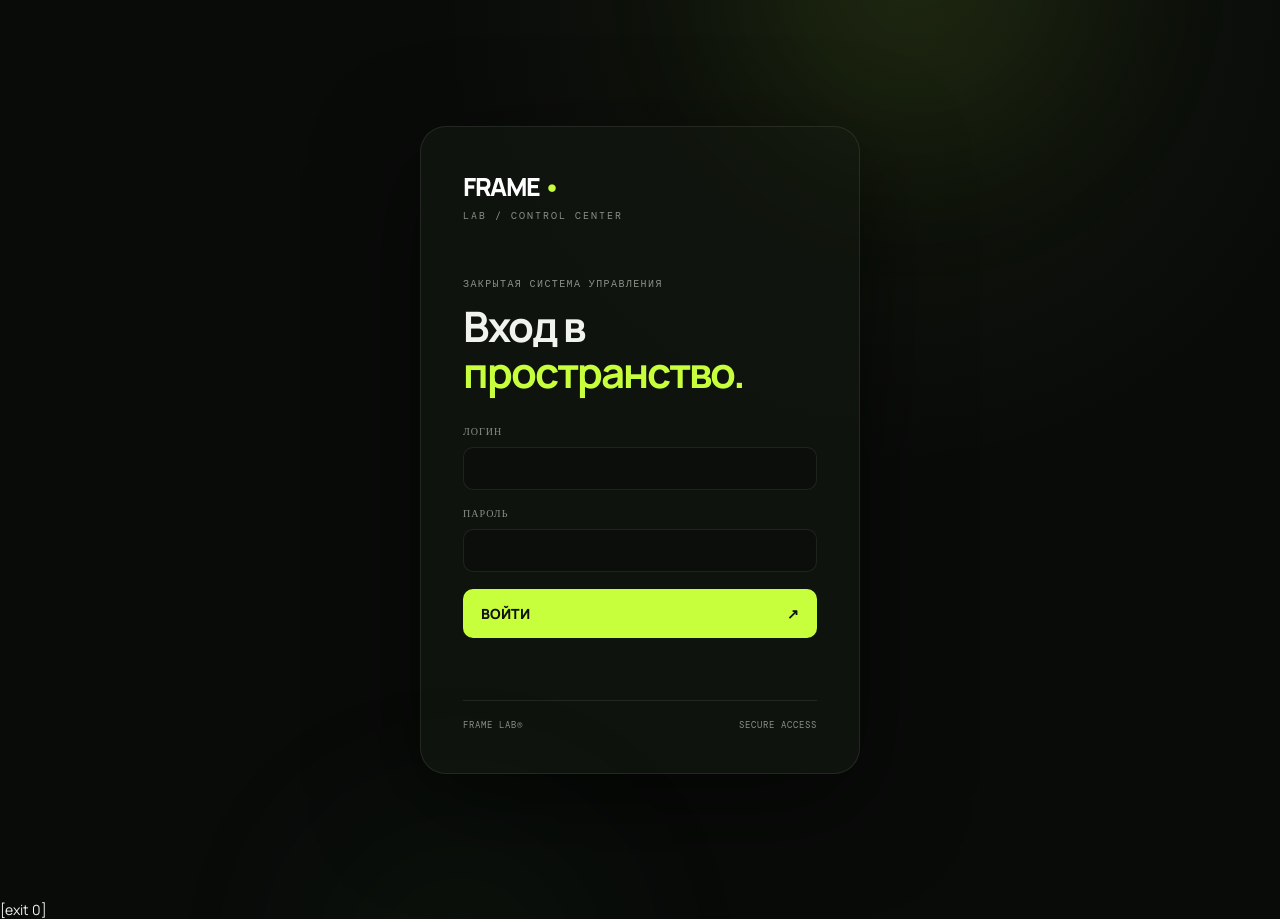
<file: admin.html>
<!doctype html>
<html lang="ru"><head><meta charset="utf-8"><meta name="viewport" content="width=device-width,initial-scale=1"><meta name="robots" content="noindex,nofollow"><meta name="theme-color" content="#090b09"><title>FRAME LAB — Control Center</title><link rel="icon" href="favicon.svg"><link rel="stylesheet" href="admin.css?v=visitor-details-20261103-1"></head>
<body class="admin-shell"><div class="ambient ambient-a"></div><div class="ambient ambient-b"></div>
<section id="login-screen" class="login-screen"><div class="login-card"><div class="brand-mark">FRAME<span>•</span><small>LAB / CONTROL CENTER</small></div><p class="eyebrow">ЗАКРЫТАЯ СИСТЕМА УПРАВЛЕНИЯ</p><h1>Вход в<br><em>пространство.</em></h1><form id="login-form"><label>ЛОГИН<input name="username" autocomplete="username" required></label><label>ПАРОЛЬ<input name="password" type="password" autocomplete="current-password" required></label><button class="primary-btn">ВОЙТИ <span>↗</span></button><p id="login-error" class="error-text"></p></form><div class="login-foot">FRAME LAB® <span>SECURE ACCESS</span></div></div></section>
<div id="app" class="app" hidden><aside class="sidebar"><a class="brand-mark" href="#overview">FRAME<span>•</span><small>LAB / ADMIN</small></a><div class="side-label">РАБОЧЕЕ ПРОСТРАНСТВО</div><nav id="nav"><button class="nav-item active" data-view="overview"><i>◫</i>Обзор</button><button class="nav-item" data-view="orders"><i>▤</i>Заявки <b id="new-count">0</b></button><button class="nav-item" data-view="reviews"><i>✳</i>Отзывы</button><button class="nav-item" data-view="visitors"><i>◎</i>Посетители</button></nav><div class="sidebar-bottom"><div class="status-pill"><i></i>СИСТЕМА АКТИВНА</div><button id="logout" class="logout-btn">Выйти из аккаунта ↗</button><small>FRAME LAB® · 2026</small></div></aside>
<main class="main"><header class="topbar"><div><div class="crumb">FRAME LAB <span>/</span> <b id="crumb-title">ОБЗОР</b></div><div class="page-heading"><h1 id="page-title">Добро пожаловать.</h1><p id="page-subtitle">Всё важное о вашем проекте — в одном месте.</p></div></div><div class="top-actions"><div class="live-indicator"><i></i> LIVE</div><button id="refresh" class="icon-btn" title="Обновить">↻</button><div class="avatar">FL</div></div></header>
<section id="view-overview" class="view"><div class="welcome-banner"><div><span class="eyebrow">ВАША РАБОЧАЯ СРЕДА</span><h2>Создаём. Управляем.<br><em>Растём.</em></h2><p>Контроль заявок, репутации и аудитории FRAME LAB.</p></div><div class="banner-orbit"><div class="orbit-ring"></div><div class="orbit-core">F<span>•</span></div></div></div><div class="section-head"><div><span class="eyebrow">СЕЙЧАС В ПРОЕКТЕ</span><h2>Ключевые показатели</h2></div><span class="muted" id="updated-at">Обновление —</span></div><div class="stat-grid"><article class="stat-card"><div class="stat-top"><span>ВСЕ ЗАЯВКИ</span><i>↗</i></div><strong id="stat-orders">—</strong><small>За всё время</small></article><article class="stat-card"><div class="stat-top"><span>ОЖИДАЮТ ОТВЕТА</span><i>◷</i></div><strong id="stat-new">—</strong><small>Новые обращения</small></article><article class="stat-card"><div class="stat-top"><span>ОТЗЫВЫ</span><i>✳</i></div><strong id="stat-reviews">—</strong><small>Всего получено</small></article><article class="stat-card accent-card"><div class="stat-top"><span>ПОСЕТИТЕЛИ</span><i>◎</i></div><strong id="stat-visitors">—</strong><small>За выбранный период</small></article></div><div class="overview-grid"><article class="panel-card"><div class="panel-title"><div><span class="eyebrow">ПОСЛЕДНИЕ ОБРАЩЕНИЯ</span><h3>Новые заявки</h3></div><button class="text-btn" data-goto="orders">Все заявки ↗</button></div><div id="overview-orders" class="compact-list"><div class="empty-state">Загружаем заявки…</div></div></article><article class="panel-card"><div class="panel-title"><div><span class="eyebrow">АКТИВНОСТЬ</span><h3>Последние посещения</h3></div><button class="text-btn" data-goto="visitors">Все посетители ↗</button></div><div id="overview-visitors" class="compact-list"><div class="empty-state">Загружаем данные…</div></div></article></div></section>
<section id="view-orders" class="view" hidden><div class="toolbar"><div class="filter-tabs"><button class="filter active" data-order-filter="all">Все</button><button class="filter" data-order-filter="new">Новые</button><button class="filter" data-order-filter="in_progress">В работе</button><button class="filter" data-order-filter="done">Завершённые</button></div><input id="order-search" class="search" placeholder="Поиск по имени или услуге…"></div><div id="orders-list" class="records-list"><div class="empty-state">Загрузка заявок…</div></div></section>
<section id="view-reviews" class="view" hidden><div class="toolbar"><div class="filter-tabs"><button class="filter active" data-review-filter="all">Все</button><button class="filter" data-review-filter="pending">На проверке</button><button class="filter" data-review-filter="approved">Опубликованы</button><button class="filter" data-review-filter="rejected">Отклонены</button></div></div><div id="reviews-list" class="review-grid"><div class="empty-state">Загрузка отзывов…</div></div></section>
<section id="view-visitors" class="view" hidden><div class="visitor-summary"><article><span>ПРОСМОТРЫ</span><b id="v-views">—</b></article><article><span>УНИКАЛЬНЫЕ ID</span><b id="v-unique">—</b></article><article><span>АКТИВНЫЕ ЗА 5 МИН</span><b id="v-online">—</b></article><article><span>УСТРОЙСТВА</span><b id="v-devices">—</b></article></div><div class="visitor-toolbar"><div><span class="eyebrow">ЖУРНАЛ АКТИВНОСТИ</span><h2>Посетители сайта</h2><p class="muted">Время сервера · данные только с разрешённой аналитики</p></div><div class="toolbar-right"><select id="visitor-range"><option value="1">Сегодня</option><option value="7">7 дней</option><option value="30" selected>30 дней</option></select><input id="visitor-search" class="search" placeholder="Устройство, браузер, страница…"></div></div><div class="table-wrap"><table><thead><tr><th>ДАТА И ВРЕМЯ</th><th>УСТРОЙСТВО</th><th>БРАУЗЕР / ОС</th><th>СТРАНИЦА</th><th>ИСТОЧНИК</th><th></th></tr></thead><tbody id="visitors-table"><tr><td colspan="6" class="empty-state">Загрузка посещений…</td></tr></tbody></table></div><p class="privacy-note">IP-адрес, город и провайдер могут определяться только при законном основании и наличии согласия на соответствующую аналитику. Технические характеристики, недоступные браузеру, не подменяются предположениями.</p></section>
</main></div>
<div id="detail-modal" class="modal" hidden><div class="modal-backdrop" data-close></div><section class="detail-card"><button class="modal-close" data-close>×</button><span class="eyebrow">ПРОФИЛЬ ПОСЕТИТЕЛЯ</span><h2 id="detail-title">Устройство</h2><p id="detail-subtitle" class="muted"></p><div id="detail-content" class="detail-grid"></div><p class="privacy-note">«Недоступно» означает, что браузер или источник данных не передал это значение. Геолокация по IP приблизительная и не указывает точный адрес.</p></section></div><script type="module" src="admin.js?v=visitor-details-20261103-1"></script></body></html>

[exit 0]
</file>
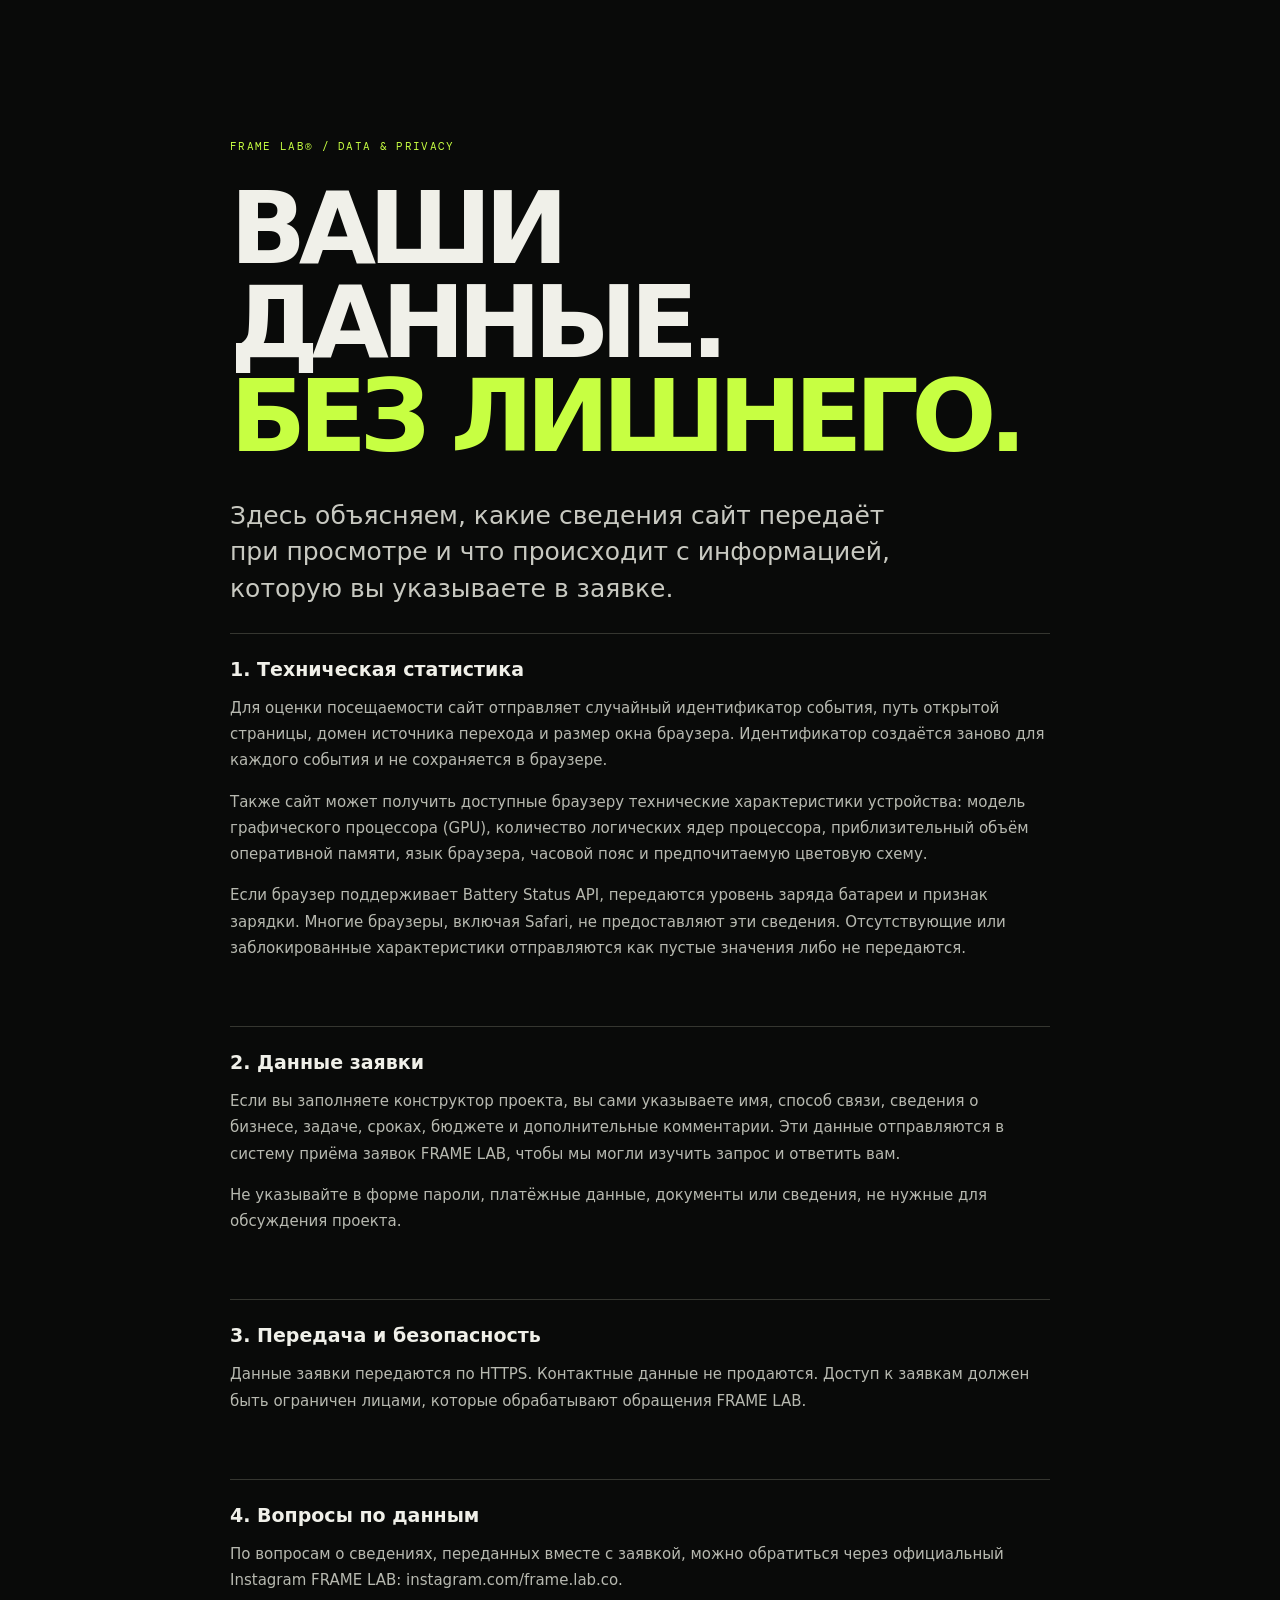
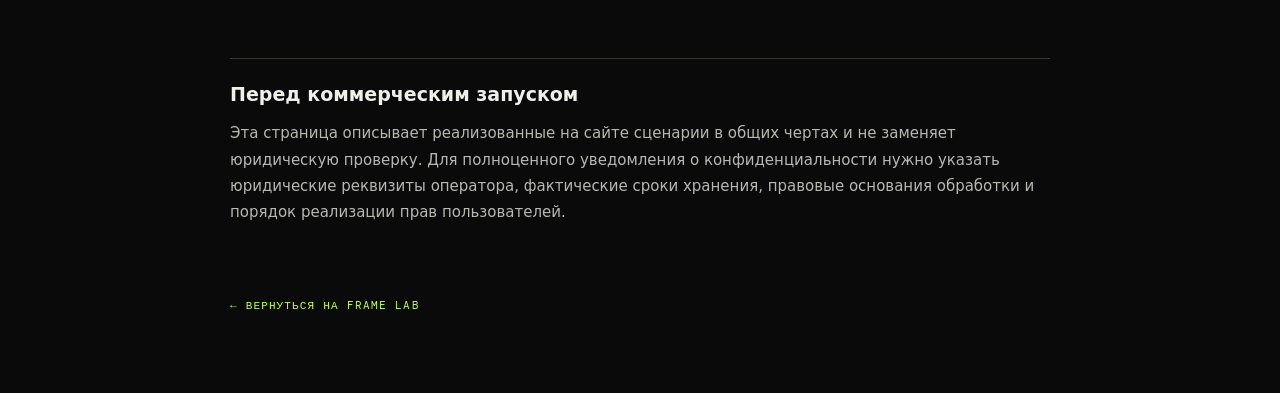
<file: privacy.html>
<!doctype html>
<html lang="ru">
<head>
  <meta charset="utf-8"><meta name="viewport" content="width=device-width, initial-scale=1">
  <meta name="theme-color" content="#090a09">
  <meta name="description" content="Информация о данных, которые обрабатывает сайт FRAME LAB.">
  <link rel="canonical" href="https://frame-studio-hub.github.io/frame-studio/privacy.html">
  <title>Конфиденциальность — FRAME LAB®</title>
  <link rel="icon" type="image/svg+xml" href="favicon.svg">
  <link rel="preconnect" href="https://fonts.googleapis.com"><link rel="preconnect" href="https://fonts.gstatic.com" crossorigin>
  <link href="https://fonts.googleapis.com/css2?family=DM+Mono:wght@400;500&family=Manrope:wght@400;500;600;700;800&display=swap" rel="stylesheet">
  <link rel="stylesheet" href="style.css?v=privacy-brief-polish-20261103">
  <style>
    .privacy-page{min-height:100vh;padding:clamp(110px,15vh,180px) max(7vw,24px) 80px;background:#090a09;color:#f0f0e9}
    .privacy-wrap{max-width:820px;margin:auto}.privacy-kicker{font:11px 'DM Mono',monospace;letter-spacing:.12em;color:#c7ff42}
    .privacy-page h1{font-size:clamp(42px,8vw,100px);line-height:.94;letter-spacing:-.075em;margin:28px 0 34px}
    .privacy-page h1 em{font-style:normal;color:#c7ff42}.privacy-lead{font-size:clamp(18px,2.4vw,25px);line-height:1.45;max-width:680px;color:#c8c9c1}
    .privacy-block{border-top:1px solid #353630;padding:24px 0;margin-top:26px}.privacy-block h2{font-size:19px;margin:0 0 12px}
    .privacy-block p{font-size:15px;line-height:1.75;color:#b7b9b0}.privacy-back{display:inline-flex;margin-top:34px;color:#c7ff42;text-decoration:none;font:11px 'DM Mono',monospace;letter-spacing:.1em}
  </style>
</head>
<body>
  <main class="privacy-page"><div class="privacy-wrap">
    <span class="privacy-kicker">FRAME LAB® / DATA & PRIVACY</span>
    <h1>ВАШИ ДАННЫЕ.<br><em>БЕЗ ЛИШНЕГО.</em></h1>
    <p class="privacy-lead">Здесь объясняем, какие сведения сайт передаёт при просмотре и что происходит с информацией, которую вы указываете в заявке.</p>
    <section class="privacy-block"><h2>1. Техническая статистика</h2>
      <p>Для оценки посещаемости сайт отправляет случайный идентификатор события, путь открытой страницы, домен источника перехода и размер окна браузера. Идентификатор создаётся заново для каждого события и не сохраняется в браузере.</p>
      <p>Также сайт может получить доступные браузеру технические характеристики устройства: модель графического процессора (GPU), количество логических ядер процессора, приблизительный объём оперативной памяти, язык браузера, часовой пояс и предпочитаемую цветовую схему.</p>
      <p>Если браузер поддерживает Battery Status API, передаются уровень заряда батареи и признак зарядки. Многие браузеры, включая Safari, не предоставляют эти сведения. Отсутствующие или заблокированные характеристики отправляются как пустые значения либо не передаются.</p>
    </section>
    <section class="privacy-block"><h2>2. Данные заявки</h2>
      <p>Если вы заполняете конструктор проекта, вы сами указываете имя, способ связи, сведения о бизнесе, задаче, сроках, бюджете и дополнительные комментарии. Эти данные отправляются в систему приёма заявок FRAME LAB, чтобы мы могли изучить запрос и ответить вам.</p>
      <p>Не указывайте в форме пароли, платёжные данные, документы или сведения, не нужные для обсуждения проекта.</p>
    </section>
    <section class="privacy-block"><h2>3. Передача и безопасность</h2>
      <p>Данные заявки передаются по HTTPS. Контактные данные не продаются. Доступ к заявкам должен быть ограничен лицами, которые обрабатывают обращения FRAME LAB.</p>
    </section>
    <section class="privacy-block"><h2>4. Вопросы по данным</h2>
      <p>По вопросам о сведениях, переданных вместе с заявкой, можно обратиться через официальный Instagram FRAME LAB: <a href="https://www.instagram.com/frame.lab.co/" target="_blank" rel="noopener noreferrer">instagram.com/frame.lab.co</a>.</p>
    </section>
    <section class="privacy-block"><h2>Перед коммерческим запуском</h2>
      <p>Эта страница описывает реализованные на сайте сценарии в общих чертах и не заменяет юридическую проверку. Для полноценного уведомления о конфиденциальности нужно указать юридические реквизиты оператора, фактические сроки хранения, правовые основания обработки и порядок реализации прав пользователей.</p>
    </section>
    <a class="privacy-back" href="./">← ВЕРНУТЬСЯ НА FRAME LAB</a>
  </div></main>
</body>
</html>
</file>
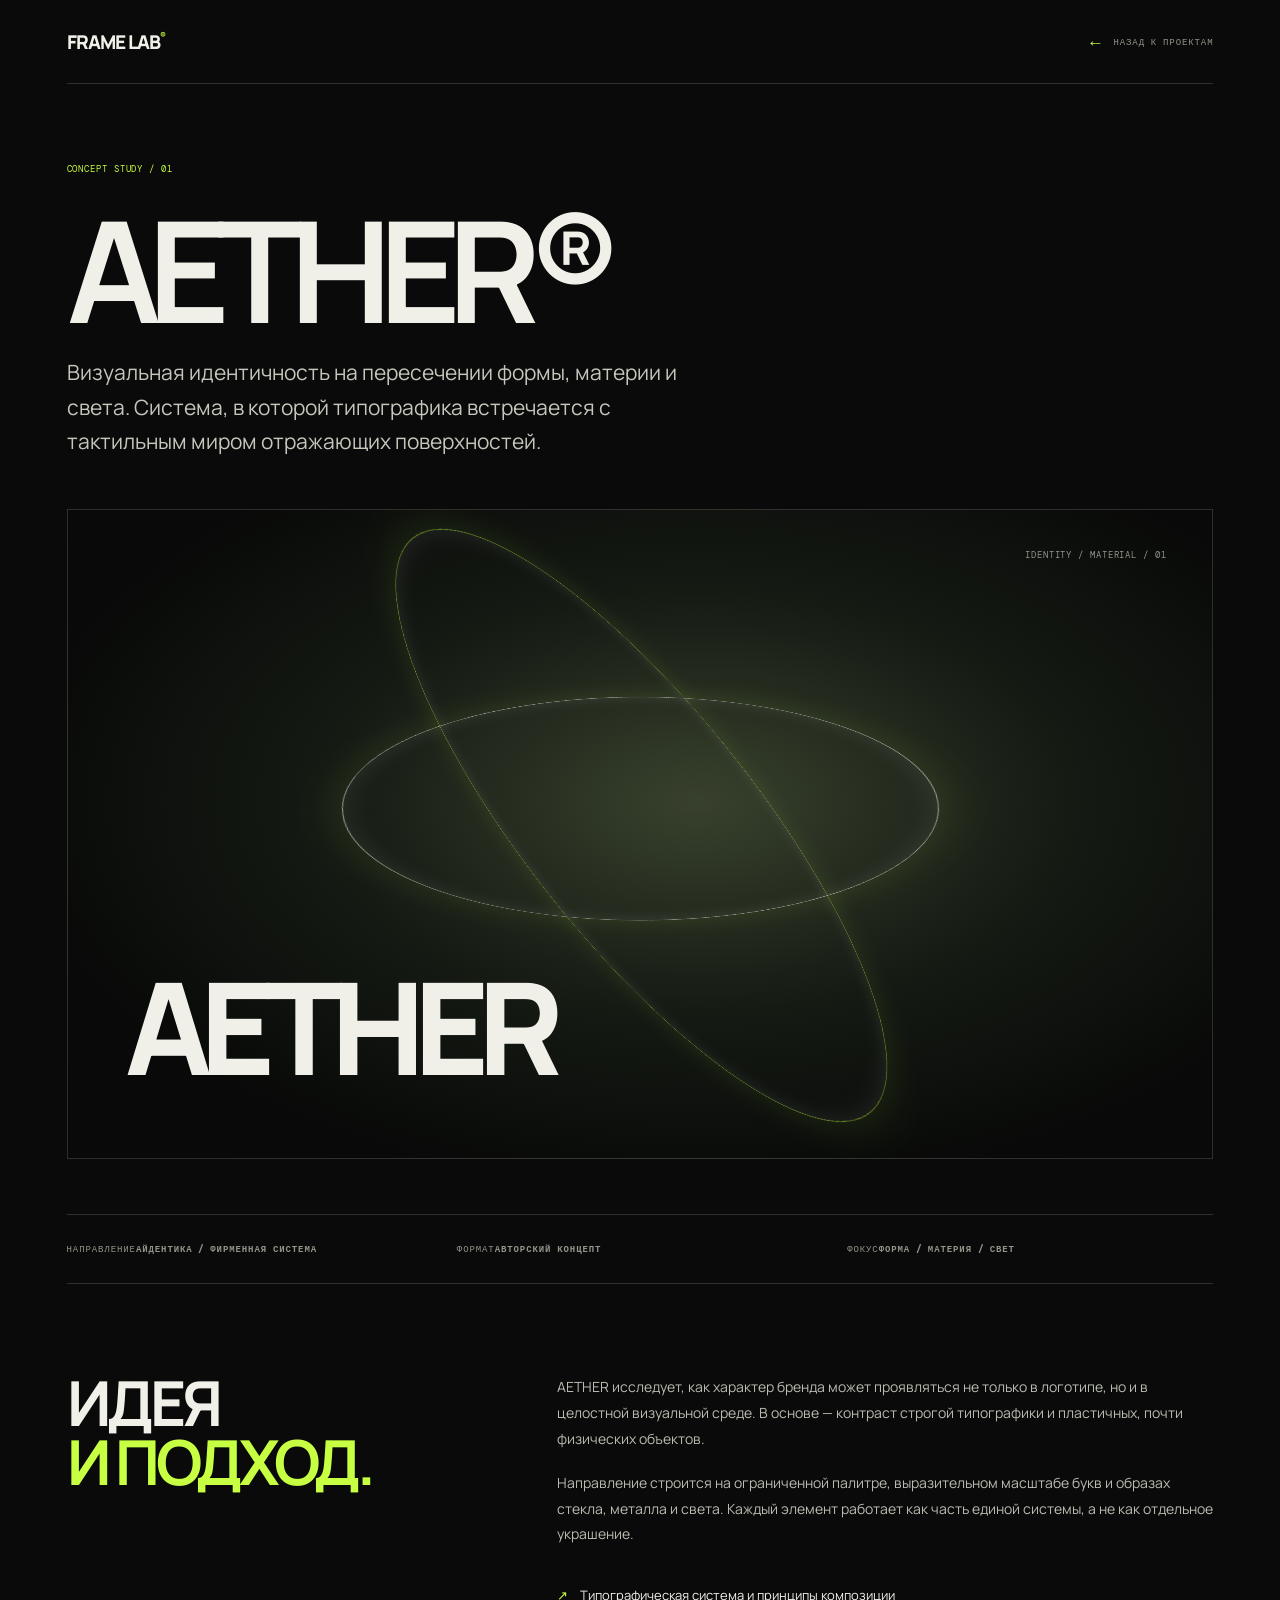
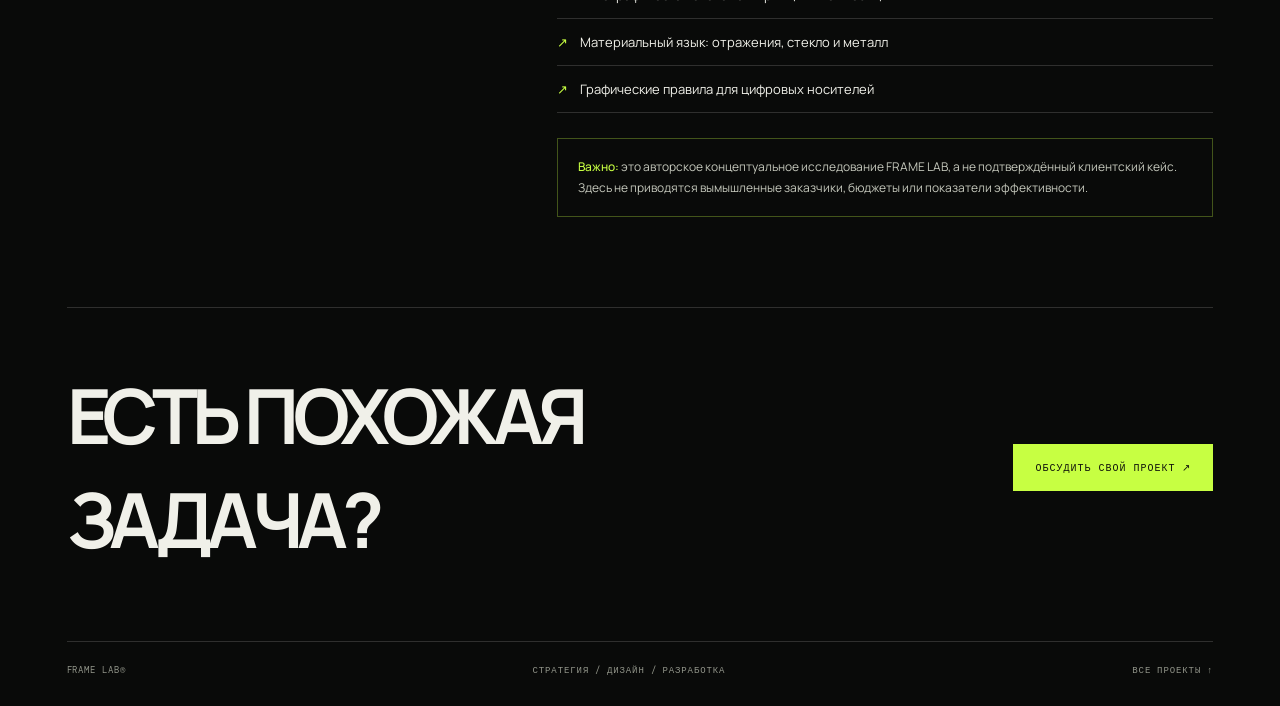
<file: pages/projects/project.html>
<!doctype html>
<html lang="ru">
<head>
  <meta charset="utf-8">
  <meta name="viewport" content="width=device-width, initial-scale=1">
  <meta name="theme-color" content="#090a09">
  <meta name="robots" content="index,follow">
  <title>Проект FRAME LAB®</title>
  <meta name="description" content="Концептуальные исследования FRAME LAB — стратегия, визуальная система и цифровой опыт.">
  <link rel="canonical" href="https://frame-studio-hub.github.io/frame-studio/pages/projects/project.html">
  <meta property="og:type" content="article">
  <meta property="og:site_name" content="FRAME LAB®">
  <meta property="og:title" content="Проект FRAME LAB®">
  <meta property="og:description" content="Концептуальные исследования: стратегия, визуальная система и цифровой опыт.">
  <link rel="preconnect" href="https://fonts.googleapis.com">
  <link rel="preconnect" href="https://fonts.gstatic.com" crossorigin>
  <link href="https://fonts.googleapis.com/css2?family=DM+Mono:wght@400;500&family=Manrope:wght@400;500;600;700;800&display=swap" rel="stylesheet">
  <style>
    :root{color-scheme:dark;--bg:#090a09;--fg:#f0f0e9;--muted:#92958a;--line:rgba(240,240,233,.16);--lime:#c7ff42;--mono:'DM Mono',monospace;--sans:'Manrope',Arial,sans-serif}
    *{box-sizing:border-box}html{scroll-behavior:smooth}body{margin:0;background:var(--bg);color:var(--fg);font-family:var(--sans)}a{color:inherit;text-decoration:none}.wrap{width:min(1440px,100% - 10.4vw);margin:auto}.top{height:84px;display:flex;align-items:center;justify-content:space-between;border-bottom:1px solid var(--line)}.brand{font-size:19px;font-weight:800;letter-spacing:-1px}.brand span{color:var(--lime);font-size:9px;vertical-align:top}.mono{font:9px var(--mono);letter-spacing:.1em;color:var(--muted)}.back{display:inline-flex;align-items:center;gap:12px}.back b{color:var(--lime);font-size:17px}.hero{padding:70px 0 55px;border-bottom:1px solid var(--line)}.eyebrow{color:var(--lime)}h1{font-size:clamp(58px,11vw,150px);line-height:.86;letter-spacing:-.09em;margin:34px 0 25px;overflow-wrap:anywhere}.lede{max-width:650px;color:#c4c7bc;font-size:clamp(16px,2vw,21px);line-height:1.65}.visual{height:clamp(280px,52vw,650px);margin:50px 0 0;position:relative;overflow:hidden;border:1px solid var(--line);background:radial-gradient(ellipse at 55% 45%,#38412d 0,#151a13 42%,#080908 78%)}.visual:before,.visual:after{content:"";position:absolute;border:1px solid rgba(240,240,233,.65);border-radius:50%;width:52%;aspect-ratio:1;left:24%;top:0;transform:rotateX(68deg) rotateZ(-25deg);box-shadow:0 0 55px rgba(199,255,66,.1),inset 0 0 30px rgba(255,255,255,.1)}.visual:after{transform:rotateX(62deg) rotateY(48deg) rotateZ(55deg);border-color:rgba(199,255,66,.55);width:64%;left:18%;top:-8%}.visual-word{position:absolute;left:5%;bottom:7%;font-size:clamp(40px,10vw,130px);font-weight:800;letter-spacing:-.09em}.visual-note{position:absolute;right:4%;top:6%;text-align:right}.facts{display:grid;grid-template-columns:repeat(3,1fr);gap:24px;padding:28px 0;border-bottom:1px solid var(--line)}.fact strong{display:block;font-size:13px;margin-top:9px}.body{display:grid;grid-template-columns:.7fr 1.3fr;gap:12%;padding:90px 0}.body h2{font-size:clamp(30px,5vw,62px);letter-spacing:-.07em;line-height:.95;margin:0}.body p{color:#b9bcb1;line-height:1.85;font-size:14px;margin:0 0 18px}.body ul{padding:0;list-style:none;margin:25px 0}.body li{padding:14px 0;border-bottom:1px solid var(--line);font-size:13px}.body li:before{content:"↗";color:var(--lime);margin-right:12px}.notice{border:1px solid rgba(199,255,66,.3);padding:18px 20px;color:#c5c8bc;font-size:12px;line-height:1.7}.notice b{color:var(--lime);font-weight:500}.cta{padding:55px 0 70px;border-top:1px solid var(--line);display:flex;align-items:center;justify-content:space-between;gap:24px}.cta h2{font-size:clamp(35px,6vw,76px);letter-spacing:-.08em;margin:0}.button{background:var(--lime);color:#11140c;padding:17px 22px;font:10px var(--mono);letter-spacing:.1em;white-space:nowrap}.footer{border-top:1px solid var(--line);padding:22px 0 30px;display:flex;justify-content:space-between;gap:15px;flex-wrap:wrap}
    @media(max-width:700px){.wrap{width:calc(100% - 42px)}.top{height:70px}.top .mono{font-size:7px}.hero{padding:55px 0 35px}.visual{margin-top:32px}.facts{grid-template-columns:1fr;gap:18px}.body{grid-template-columns:1fr;gap:28px;padding:60px 0}.body p{font-size:13px}.cta{align-items:flex-start;flex-direction:column;padding:42px 0 55px}.button{width:100%;text-align:center}.footer{font-size:7px}}
    @media(prefers-reduced-motion:reduce){html{scroll-behavior:auto}}
  </style>
</head>
<body>
  <header class="wrap top"><a class="brand" href="../../">FRAME LAB<span>®</span></a><a class="back mono" href="../../#work"><b>←</b> НАЗАД К ПРОЕКТАМ</a></header>
  <main class="wrap" id="project">
    <section class="hero">
      <p class="eyebrow mono" id="kicker">CONCEPT STUDY / 01</p>
      <h1 id="title">FRAME LAB®</h1>
      <p class="lede" id="lede">Исследование формы, визуального языка и цифрового опыта.</p>
      <div class="visual" aria-hidden="true"><div class="visual-note mono" id="visual-note">FORM / MATTER / LIGHT</div><div class="visual-word" id="visual-word">FRAME</div></div>
    </section>
    <section class="facts mono"><div>НАПРАВЛЕНИЕ<strong id="category">АЙДЕНТИКА</strong></div><div>ФОРМАТ<strong>АВТОРСКИЙ КОНЦЕПТ</strong></div><div>ФОКУС<strong id="focus">ВИЗУАЛЬНАЯ СИСТЕМА</strong></div></section>
    <section class="body">
      <h2>ИДЕЯ<br><span style="color:var(--lime)">И ПОДХОД.</span></h2>
      <div><p id="story"></p><p id="approach"></p><ul id="points"></ul><div class="notice"><b>Важно:</b> это авторское концептуальное исследование FRAME LAB, а не подтверждённый клиентский кейс. Здесь не приводятся вымышленные заказчики, бюджеты или показатели эффективности.</div></div>
    </section>
    <section class="cta"><h2>ЕСТЬ ПОХОЖАЯ<br>ЗАДАЧА?</h2><a class="button" href="../../#start">ОБСУДИТЬ СВОЙ ПРОЕКТ ↗</a></section>
  </main>
  <footer class="wrap footer mono"><a href="../../">FRAME LAB®</a><span>СТРАТЕГИЯ / ДИЗАЙН / РАЗРАБОТКА</span><a href="../../#work">ВСЕ ПРОЕКТЫ ↑</a></footer>
  <script>
    const projects={
      "01":{title:"AETHER®",category:"АЙДЕНТИКА / ФИРМЕННАЯ СИСТЕМА",focus:"ФОРМА / МАТЕРИЯ / СВЕТ",lede:"Визуальная идентичность на пересечении формы, материи и света. Система, в которой типографика встречается с тактильным миром отражающих поверхностей.",story:"AETHER исследует, как характер бренда может проявляться не только в логотипе, но и в целостной визуальной среде. В основе — контраст строгой типографики и пластичных, почти физических объектов.",approach:"Направление строится на ограниченной палитре, выразительном масштабе букв и образах стекла, металла и света. Каждый элемент работает как часть единой системы, а не как отдельное украшение.",points:["Типографическая система и принципы композиции","Материальный язык: отражения, стекло и металл","Графические правила для цифровых носителей"],word:"AETHER",note:"IDENTITY / MATERIAL / 01"},
      "02":{title:"NØRD STUDIO",category:"ВЕБ-ДИЗАЙН / ЦИФРОВОЙ ОПЫТ",focus:"РЕДАКЦИОННАЯ ПОДАЧА",lede:"Концепция сайта студии предметного дизайна: спокойный минимализм, выразительная типографика и акцент на содержании.",story:"NØRD — исследование цифровой витрины, где интерфейс не конкурирует с предметом. Композиция использует воздух, строгую сетку и короткие смысловые акценты.",approach:"Визуальная система опирается на редакционную логику: ясная иерархия, крупные заголовки, аккуратная навигация и сдержанные интерактивные состояния.",points:["Структура главной страницы и навигации","Типографическая и модульная сетка","Сценарии просмотра коллекции"],word:"NØRD",note:"WEB / EDITORIAL / 02"},
      "03":{title:"VANTA OBJECTS",category:"ЦИФРОВОЙ ПРОДУКТ / АРТ-ДИРЕКШН",focus:"ОРБИТАЛЬНАЯ ГЕОМЕТРИЯ",lede:"Концепция цифрового бренда объектов с тёмными поверхностями, орбитальной геометрией и модульной айдентикой.",story:"VANTA исследует ощущение технологичного объекта через форму и пространство. Центральный образ — система колец и сфер, которая задаёт узнаваемый ритм всей коммуникации.",approach:"Тёмная основа усиливает контраст материалов и световых акцентов. Геометрия становится повторяемым графическим принципом для интерфейса и визуальных носителей.",points:["Графический мотив на основе орбит и сфер","Тёмная палитра с контролируемыми световыми акцентами","Модульные композиции для цифровой среды"],word:"VANTA",note:"DIGITAL OBJECTS / 03"},
      "04":{title:"FLUX CAMPAIGN",category:"ВИЗУАЛЬНЫЙ КОНТЕНТ / КАМПАНИЯ",focus:"ДВИЖЕНИЕ / МАТЕРИАЛ",lede:"Визуальная кампания как эксперимент с текучими формами, сменой материалов и контрастным художественным направлением.",story:"FLUX строится вокруг идеи непрерывного изменения. Формы будто находятся в переходе между состояниями, создавая визуальное напряжение и динамику.",approach:"Композиция использует крупный масштаб, направленный свет и контраст между мягкими и жёсткими поверхностями. Система рассчитана на адаптацию под серию цифровых форматов.",points:["Ключевой визуальный образ кампании","Принципы композиции и светового рисунка","Адаптация визуального языка под цифровые форматы"],word:"FLUX",note:"VISUAL STUDY / 04"},
      "05":{title:"OBJECT / 05",category:"АРТ-ДИРЕКШН / АЙДЕНТИКА",focus:"КОНТРАСТ / ГЕОМЕТРИЯ",lede:"Исследование контраста через скульптурную геометрию, сдержанные поверхности и гибкий графический язык.",story:"OBJECT / 05 рассматривает объект как самостоятельный знак. Важны пропорции, пустое пространство и взаимодействие света с поверхностью.",approach:"Минимальное количество элементов позволяет сосредоточиться на силуэте и материале. Графические правила могут развиваться в систему для разных носителей.",points:["Скульптурный объект как центральный знак","Контраст света, тени и пустого пространства","Гибкая композиционная система"],word:"OBJECT",note:"ART DIRECTION / 05"},
      "07":{title:"ÉLAN BEAUTY",category:"ВЕБ-ДИЗАЙН / BEAUTY-СФЕРА",focus:"ЗАПИСЬ / ДОВЕРИЕ / ЭСТЕТИКА",lede:"Концепция сайта для современной beauty-студии: выразительная визуальная подача, понятная презентация услуг и короткий путь к записи.",story:"ÉLAN BEAUTY показывает, как сайт может дополнить Instagram и стать самостоятельной точкой знакомства с салоном. Здесь клиенту не нужно собирать информацию по публикациям: услуги, атмосфера, команда и сценарий записи собраны в одном пространстве.",approach:"В основе — редакционная композиция, тёплая нейтральная палитра и контрастная типографика. Структура ведёт посетителя от первого впечатления к выбору услуги и записи, а мобильная версия учитывает привычку аудитории искать салон со смартфона.",points:["Первый экран с позиционированием и быстрым переходом к записи","Каталог услуг, мастера и ответы на частые вопросы","Мобильный сценарий обращения через форму или мессенджер"],word:"ÉLAN",note:"BEAUTY / BOOKING / 07"},
      "08":{title:"FORMA SKIN",category:"ВЕБ-ДИЗАЙН / КОСМЕТОЛОГИЯ",focus:"ЭКСПЕРТНОСТЬ / ДОВЕРИЕ / ЗАПИСЬ",lede:"Концепция сайта косметологической студии, которая помогает спокойно разобраться в процедурах, подходе специалиста и следующем шаге.",story:"FORMA SKIN строится вокруг доверия. Посетителю важно понять, кто проводит процедуры, кому они подходят, как проходит консультация и где получить ответы до записи. Сайт собирает эту информацию в ясный маршрут вместо разрозненных публикаций.",approach:"Визуальное направление сочетает чистую типографику, мягкие нейтральные оттенки и акцент на экспертном содержании. В структуре предусмотрены описание процедур, профиль специалиста, ответы на частые вопросы и заметная запись на консультацию.",points:["Понятная навигация по процедурам и запросам клиентов","Экспертный профиль и объяснение подхода специалиста","Мобильная запись и блок частых вопросов"],word:"FORMA",note:"SKINCARE / EXPERTISE / 08"},
      "09":{title:"MESA",category:"ВЕБ-ДИЗАЙН / РЕСТОРАН",focus:"АТМОСФЕРА / МЕНЮ / БРОНЬ",lede:"Концепция сайта ресторана, где атмосфера, меню и бронирование собраны в одном понятном цифровом пространстве.",story:"MESA показывает, как сайт ресторана может работать до визита гостя: передать характер места, помочь выбрать блюда, узнать адрес и забронировать столик без лишних шагов.",approach:"В основе — выразительная редакционная подача, крупная гастрономическая визуализация и короткая навигация. Ключевые действия — открыть меню, посмотреть детали посещения и перейти к бронированию — доступны с первого экрана и на мобильном устройстве.",points:["Меню с понятной структурой и акцентом на сезонные позиции","Атмосфера, адрес, часы работы и полезная информация для гостей","Быстрый переход к бронированию столика"],word:"MESA",note:"HOSPITALITY / MENU / 09"},
      "06":{title:"SØL RETREAT",category:"ВЕБ-ДИЗАЙН / ЦИФРОВОЙ ОПЫТ",focus:"СПОКОЙНЫЙ РИТМ",lede:"Концепция цифрового пространства для отдыха: мягкая палитра, спокойный ритм и иммерсивная редакционная композиция.",story:"SØL — исследование интерфейса, который помогает замедлиться. Вместо плотной информационной подачи — ясные сценарии, выразительные изображения и последовательный ритм.",approach:"Визуальный язык опирается на тёплые нейтральные оттенки, свободную сетку и крупные текстовые блоки. Навигация должна оставаться простой даже при эмоциональной подаче.",points:["Спокойная визуальная система и типографика","Структура презентации пространства и впечатлений","Навигация с приоритетом простоты"],word:"SØL",note:"RETREAT / DIGITAL / 06"}
    };
    const id=new URLSearchParams(location.search).get("id")||"01";
    const p=projects[id]||projects["01"];
    document.title=p.title+" — FRAME LAB®";
    document.querySelector('link[rel="canonical"]').href=location.origin+location.pathname+"?id="+encodeURIComponent(id);
    document.querySelector('meta[property="og:title"]').content=p.title+" — FRAME LAB®";
    document.querySelector('meta[property="og:description"]').content=p.lede;
    document.querySelector('meta[name="description"]').content=p.lede;
    document.getElementById("kicker").textContent="CONCEPT STUDY / "+id;
    document.getElementById("title").textContent=p.title;
    document.getElementById("lede").textContent=p.lede;
    document.getElementById("category").textContent=p.category;
    document.getElementById("focus").textContent=p.focus;
    document.getElementById("story").textContent=p.story;
    document.getElementById("approach").textContent=p.approach;
    document.getElementById("visual-word").textContent=p.word;
    document.getElementById("visual-note").textContent=p.note;
    document.getElementById("points").innerHTML=p.points.map(x=>"<li>"+x+"</li>").join("");
  </script>
</body>
</html>
</file>
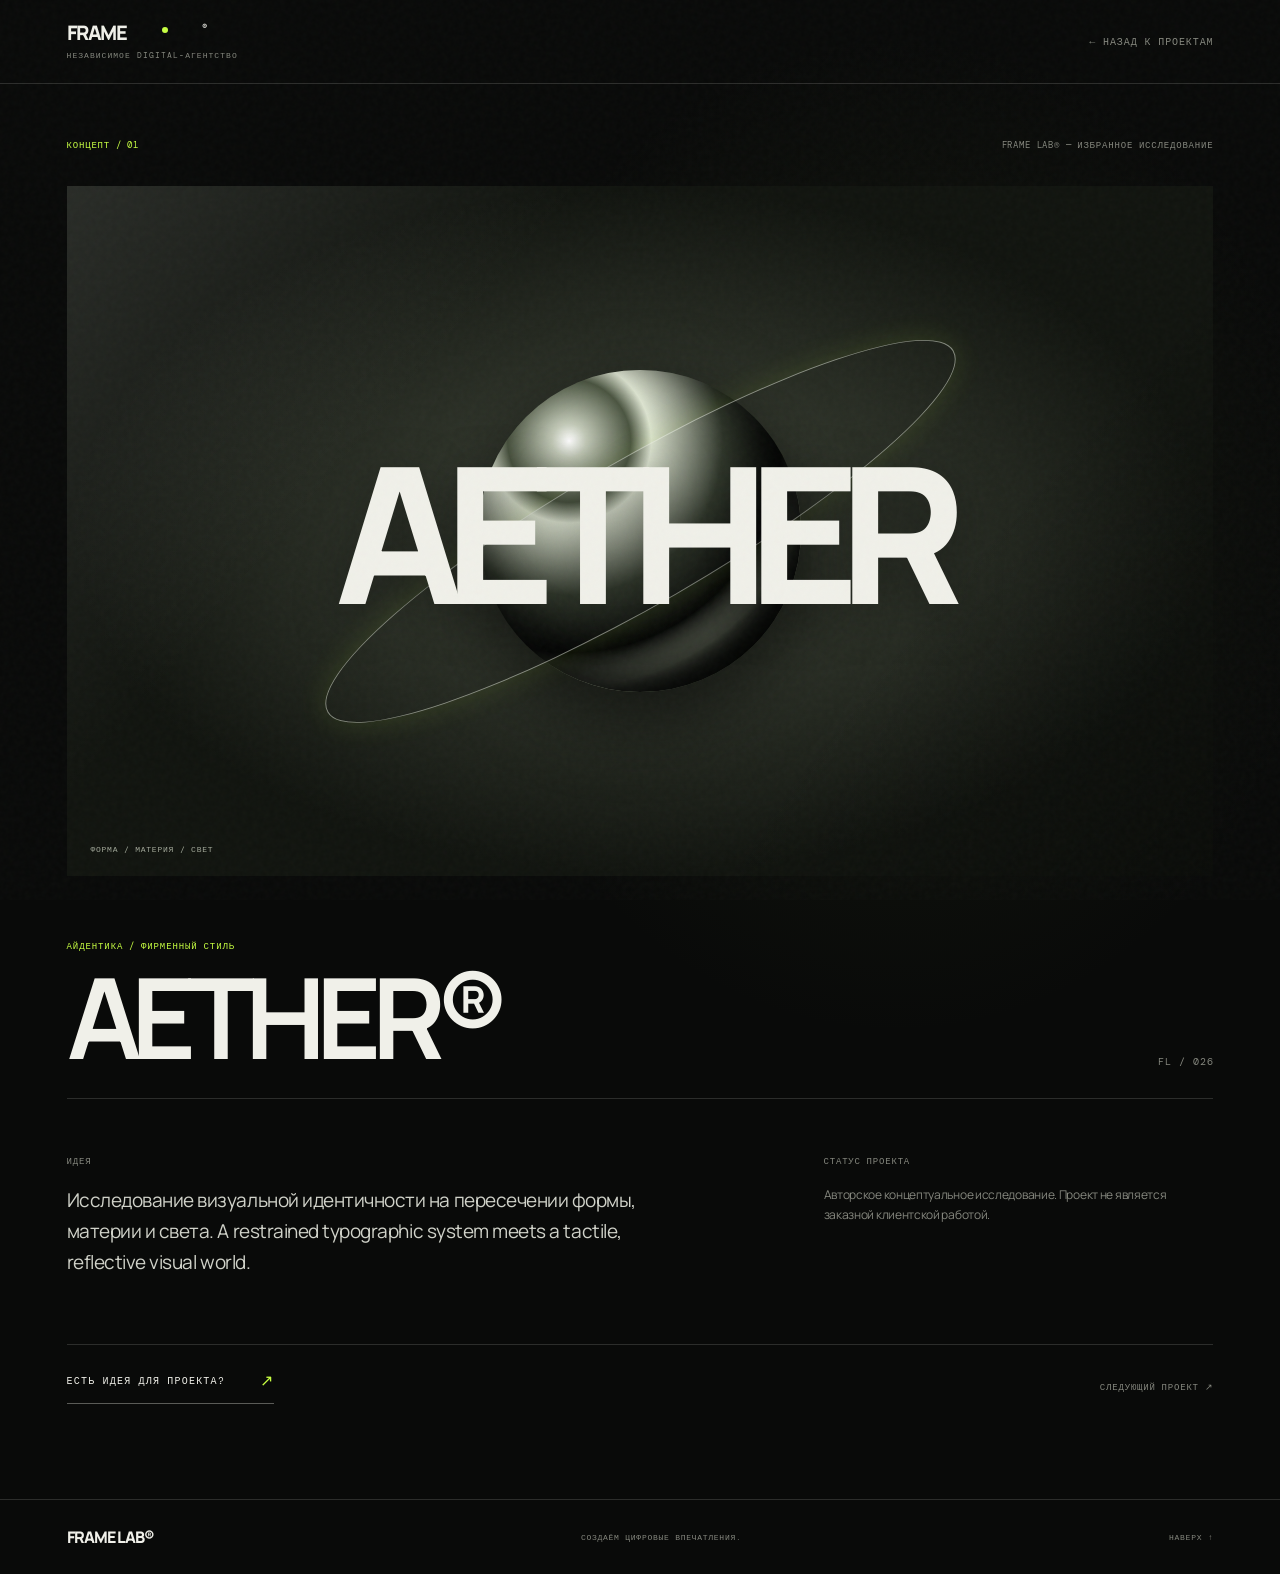
<file: frame-lab 10/pages/projects/project.html>
<!doctype html>
<html lang="ru">
<head>
  <meta charset="utf-8"><meta name="viewport" content="width=device-width,initial-scale=1"><meta name="theme-color" content="#090a09">
  <meta name="description" content="A FRAME LAB concept project — a study in digital identity, art direction and experience.">
  <title>Project — FRAME LAB®</title><link rel="icon" href="../../favicon.svg" type="image/svg+xml"><link rel="preconnect" href="https://fonts.googleapis.com"><link rel="preconnect" href="https://fonts.gstatic.com" crossorigin><link href="https://fonts.googleapis.com/css2?family=DM+Mono:wght@400;500&family=Manrope:wght@400;500;600;700;800&display=swap" rel="stylesheet"><link rel="stylesheet" href="../../style.css"><link rel="stylesheet" href="project.css">
</head>
<body class="project-page">
  <div class="noise" aria-hidden="true"></div><div class="project-page-header"><a class="brand" href="../../index.html"><span>FRAME</span><i></i><sup>®</sup><small>НЕЗАВИСИМОЕ DIGITAL-АГЕНТСТВО</small></a><a class="mono back-link" href="../../index.html#work">← НАЗАД К ПРОЕКТАМ</a></div>
  <main class="project-detail" id="project-detail">
    <div class="project-detail-kicker mono"><span id="detail-number">КОНЦЕПТ / 01</span><span>FRAME LAB® — ИЗБРАННОЕ ИССЛЕДОВАНИЕ</span></div>
    <div class="project-detail-art" id="detail-art"><div class="detail-art-inner" id="detail-art-inner"><span id="detail-art-word">AETHER</span><i></i><b></b></div><span class="mono detail-art-caption">ФОРМА / МАТЕРИЯ / СВЕТ</span></div>
    <div class="project-detail-title-row"><div><p class="mono" id="detail-category">BRANDING / IDENTITY SYSTEM</p><h1 id="detail-title">AETHER®</h1></div><span class="detail-index mono">FL / 026</span></div>
    <div class="project-detail-copy"><div><span class="mono detail-label">ИДЕЯ</span><p id="detail-description">A visual identity study exploring the relationship between form, matter and light.</p></div><div><span class="mono detail-label">СТАТУС ПРОЕКТА</span><p>Авторское концептуальное исследование. Проект не является заказной клиентской работой.</p></div></div>
    <div class="project-detail-bottom"><a class="text-link" href="../../index.html#contact">ЕСТЬ ИДЕЯ ДЛЯ ПРОЕКТА? <span>↗</span></a><a class="mono next-project" id="next-project" href="project.html?id=02">СЛЕДУЮЩИЙ ПРОЕКТ ↗</a></div>
  </main>
  <footer class="project-page-footer mono"><a href="../../index.html">FRAME LAB®</a><span>СОЗДАЁМ ЦИФРОВЫЕ ВПЕЧАТЛЕНИЯ.</span><a href="../../index.html#top">НАВЕРХ ↑</a></footer>
  <script src="project.js" defer></script>
</body></html>
</file>
<file: admin.css>
@import url('https://fonts.googleapis.com/css2?family=DM+Mono:wght@400;500&family=Manrope:wght@400;500;600;700;800&display=swap');
:root{color-scheme:dark;--bg:#090b09;--panel:#111510;--panel2:#151b14;--line:rgba(225,240,215,.09);--text:#f1f3ed;--muted:#899186;--lime:#c8ff3d;--green:#9acb3b;--red:#ff7777;--radius:18px}*{box-sizing:border-box}body{margin:0;background:var(--bg);color:var(--text);font-family:Manrope,Arial,sans-serif;font-size:14px}button,input,select{font:inherit}button{cursor:pointer}.admin-shell{min-height:100vh;background:radial-gradient(ellipse at 70% 0%,rgba(137,180,66,.075),transparent 36%),var(--bg)}.ambient{position:fixed;pointer-events:none;border-radius:50%;filter:blur(100px);opacity:.08}.ambient-a{width:340px;height:340px;background:#b7ff3b;top:-200px;right:15%}.ambient-b{width:280px;height:280px;background:#488b50;bottom:-200px;left:25%}[hidden]{display:none!important}.login-screen{min-height:100vh;display:grid;place-items:center;padding:24px}.login-card{width:min(100%,440px);padding:42px;border:1px solid var(--line);border-radius:26px;background:rgba(17,21,16,.92);box-shadow:0 30px 100px #0008}.brand-mark{display:inline-flex;flex-wrap:wrap;align-items:center;font-weight:800;font-size:25px;letter-spacing:-1.5px;color:#fff;text-decoration:none}.brand-mark>span{color:var(--lime);margin-left:3px}.brand-mark small{flex-basis:100%;font:10px 'DM Mono';letter-spacing:2px;color:var(--muted);margin-top:5px}.eyebrow,.side-label,.crumb,.stat-top,.visitor-summary span{font:10px 'DM Mono',monospace;letter-spacing:1.4px;color:var(--muted)}.login-card>.eyebrow{display:block;margin-top:55px}.login-card h1{font-size:42px;line-height:1.08;letter-spacing:-2px;margin:14px 0 30px}.login-card h1 em,.welcome-banner h2 em{color:var(--lime);font-style:normal}.login-card label{display:block;font:10px 'DM Mono';letter-spacing:1px;color:var(--muted);margin:17px 0}.login-card input{display:block;width:100%;margin-top:9px;padding:14px 15px;background:#0b0e0b;border:1px solid var(--line);border-radius:10px;color:#fff;outline:none}.login-card input:focus,.search:focus,select:focus{border-color:#a8d83c}.primary-btn{width:100%;padding:15px 18px;margin-top:14px;background:var(--lime);border:0;border-radius:10px;color:#111;font-weight:800;display:flex;justify-content:space-between}.error-text{color:var(--red);min-height:18px}.login-foot{display:flex;justify-content:space-between;margin-top:30px;padding-top:18px;border-top:1px solid var(--line);font:9px 'DM Mono';letter-spacing:1px;color:var(--muted)}.app{min-height:100vh}.sidebar{position:fixed;inset:0 auto 0 0;width:250px;padding:31px 20px 22px;border-right:1px solid var(--line);background:rgba(10,13,10,.92);display:flex;flex-direction:column;z-index:3}.sidebar .brand-mark{margin:0 0 57px 12px}.side-label{padding:0 12px;margin-bottom:13px;font-size:9px}.sidebar nav{display:grid;gap:6px}.nav-item{border:0;background:transparent;color:#9da598;text-align:left;padding:13px 13px;border-radius:10px;display:flex;align-items:center;gap:13px;font-weight:600}.nav-item i{font-style:normal;font-size:18px;width:20px;text-align:center;color:#aab49e}.nav-item b{margin-left:auto;background:#242c1c;color:var(--lime);font:10px 'DM Mono';padding:4px 7px;border-radius:20px}.nav-item:hover,.nav-item.active{background:#1b2417;color:#fff}.nav-item.active i{color:var(--lime)}.sidebar-bottom{margin-top:auto;display:grid;gap:17px}.status-pill{font:9px 'DM Mono';letter-spacing:1px;color:#aab59f}.status-pill i,.live-indicator i{display:inline-block;width:7px;height:7px;background:var(--lime);border-radius:50%;margin-right:8px;box-shadow:0 0 12px #c8ff3d99}.logout-btn{background:none;border:0;color:#a0a89b;text-align:left;padding:0}.sidebar-bottom>small{font:9px 'DM Mono';color:#596153}.main{margin-left:250px;max-width:1600px;padding:35px clamp(24px,4vw,64px) 70px}.topbar{display:flex;justify-content:space-between;align-items:flex-start;margin-bottom:34px}.crumb{font-size:9px}.crumb span{padding:0 8px;color:#4e574a}.crumb b{color:var(--lime);font-weight:400}.page-heading h1{font-size:30px;letter-spacing:-1.2px;margin:15px 0 4px}.page-heading p,.muted{color:var(--muted);font-size:12px}.top-actions{display:flex;align-items:center;gap:15px}.live-indicator{font:9px 'DM Mono';letter-spacing:1px;color:#aeb9a6}.icon-btn{width:38px;height:38px;background:#141a12;border:1px solid var(--line);border-radius:10px;color:var(--lime);font-size:20px}.avatar{width:36px;height:36px;border-radius:50%;display:grid;place-items:center;background:#c8ff3d;color:#111;font-weight:800;font-size:11px}.view{animation:appear .25s ease}@keyframes appear{from{opacity:0;transform:translateY(5px)}to{opacity:1;transform:none}}.welcome-banner{min-height:230px;border:1px solid #c8ff3d25;border-radius:var(--radius);background:linear-gradient(110deg,#182116,#111610 65%,#1d2817);padding:35px 42px;display:flex;justify-content:space-between;align-items:center;overflow:hidden;position:relative}.welcome-banner h2{font-size:35px;letter-spacing:-1.6px;line-height:1.15;margin:13px 0}.welcome-banner p{color:#9aa593;font-size:12px}.banner-orbit{width:190px;height:190px;position:relative;display:grid;place-items:center;margin-right:7%}.orbit-ring{position:absolute;inset:0;border:1px solid #c8ff3d48;border-radius:50%;box-shadow:0 0 60px #baff3c12,inset 0 0 45px #baff3c0a}.orbit-ring:before,.orbit-ring:after{content:'';position:absolute;inset:17px;border:1px solid #c8ff3d2c;border-radius:50%}.orbit-ring:after{inset:37px}.orbit-core{font-size:55px;font-weight:800;letter-spacing:-5px}.orbit-core span{color:var(--lime)}.section-head,.panel-title{display:flex;align-items:end;justify-content:space-between}.section-head{margin:35px 0 15px}.section-head h2,.visitor-toolbar h2{font-size:19px;letter-spacing:-.5px;margin:6px 0 0}.section-head .muted{font:10px 'DM Mono'}.stat-grid{display:grid;grid-template-columns:repeat(4,minmax(0,1fr));gap:13px}.stat-card,.panel-card,.review-card{border:1px solid var(--line);border-radius:15px;background:linear-gradient(145deg,#151a14,#10140f);padding:20px}.stat-top{display:flex;justify-content:space-between}.stat-top i{font-style:normal;font-size:16px;color:var(--lime)}.stat-card strong{display:block;font-size:34px;letter-spacing:-1.5px;margin:16px 0 2px}.stat-card small{font-size:10px;color:var(--muted)}.accent-card{border-color:#c8ff3d3b;background:linear-gradient(145deg,#202b17,#131910)}.overview-grid{display:grid;grid-template-columns:1fr 1fr;gap:14px;margin-top:15px}.panel-card{min-height:230px}.panel-title{align-items:center;margin-bottom:15px}.panel-title h3{margin:6px 0 0;font-size:16px}.text-btn{background:none;border:0;color:var(--lime);font-size:11px}.compact-list{display:grid}.compact-row{display:flex;justify-content:space-between;align-items:center;gap:12px;padding:12px 0;border-top:1px solid var(--line)}.compact-row strong{display:block;font-size:12px}.compact-row small{color:var(--muted);font-size:10px}.empty-state{text-align:center;color:var(--muted);padding:35px 15px;font-size:12px}.toolbar,.visitor-toolbar{display:flex;justify-content:space-between;align-items:center;gap:15px;margin-bottom:18px}.filter-tabs{display:flex;gap:5px;flex-wrap:wrap}.filter{border:1px solid var(--line);background:#111610;color:#9ba495;border-radius:30px;padding:9px 14px;font-size:10px}.filter.active{background:#26331c;color:var(--lime);border-color:#c8ff3d40}.search,select{background:#111610;color:#e8eee2;border:1px solid var(--line);border-radius:9px;padding:11px 13px;outline:none;font-size:11px}.records-list{display:grid;gap:10px}.record{display:grid;grid-template-columns:1.1fr 1fr 1fr auto;gap:15px;align-items:center;padding:18px 20px;border:1px solid var(--line);border-radius:13px;background:#111610}.record strong{font-size:13px}.record small{display:block;color:var(--muted);font-size:10px;margin-top:5px}.record-actions{display:flex;gap:7px;align-items:center}.status-select{max-width:140px}.subtle-btn,.danger-btn{background:#1c2518;border:1px solid var(--line);color:var(--lime);border-radius:8px;padding:9px 11px;font-size:10px}.danger-btn{color:#ff8888}.review-grid{display:grid;grid-template-columns:repeat(2,minmax(0,1fr));gap:12px}.review-card p{line-height:1.7;color:#c5cbbf;font-size:12px}.review-card .stars{color:var(--lime);letter-spacing:3px}.review-card h3{margin:8px 0 2px}.review-actions{display:flex;gap:7px;margin-top:15px}.visitor-summary{display:grid;grid-template-columns:repeat(4,1fr);gap:10px;margin-bottom:28px}.visitor-summary article{padding:17px;border:1px solid var(--line);border-radius:12px;background:#121711}.visitor-summary b{display:block;font-size:25px;margin-top:8px}.visitor-toolbar{align-items:end}.toolbar-right{display:flex;gap:8px}.table-wrap{overflow:auto;border:1px solid var(--line);border-radius:14px;background:#10140f}table{width:100%;border-collapse:collapse;min-width:780px}th{text-align:left;padding:14px 15px;color:#85907e;font:9px 'DM Mono';letter-spacing:1px;border-bottom:1px solid var(--line)}td{padding:14px 15px;border-bottom:1px solid var(--line);font-size:11px;color:#d8dfd1}tbody tr:last-child td{border:0}tbody tr:hover{background:#ffffff05}.device-link{border:0;background:none;color:var(--lime);padding:0;text-align:left;font-weight:700}.privacy-note{color:#747e6f;font-size:10px;line-height:1.65;margin:14px 2px}.modal{position:fixed;inset:0;z-index:10;display:grid;place-items:center;padding:20px}.modal-backdrop{position:absolute;inset:0;background:#000b;backdrop-filter:blur(8px)}.detail-card{position:relative;width:min(100%,700px);max-height:90vh;overflow:auto;background:#131912;border:1px solid #c8ff3d35;border-radius:20px;padding:30px}.modal-close{position:absolute;right:20px;top:17px;background:none;border:0;color:#fff;font-size:27px}.detail-card h2{font-size:25px;margin:9px 0}.detail-grid{display:grid;grid-template-columns:repeat(2,1fr);gap:9px;margin-top:22px}.detail-item{padding:14px;border:1px solid var(--line);border-radius:10px;background:#0e130d}.detail-item span{display:block;color:var(--muted);font:9px 'DM Mono';letter-spacing:.8px;margin-bottom:7px}.detail-item b{font-size:12px;overflow-wrap:anywhere}
@media(max-width:1050px){.sidebar{width:205px}.main{margin-left:205px;padding:28px 25px}.stat-grid{grid-template-columns:repeat(2,1fr)}.record{grid-template-columns:1fr 1fr}.overview-grid{grid-template-columns:1fr}}@media(max-width:700px){.sidebar{position:sticky;top:0;width:auto;height:auto;inset:auto;padding:12px 14px;display:block;border-right:0;border-bottom:1px solid var(--line)}.sidebar .brand-mark{font-size:19px;margin:0 0 12px}.sidebar .brand-mark small{display:none}.side-label,.sidebar-bottom{display:none}.sidebar nav{display:flex;overflow:auto;gap:5px}.nav-item{white-space:nowrap;padding:9px 10px;font-size:11px}.nav-item i{font-size:14px}.main{margin:0;padding:22px 15px 45px}.topbar{margin-bottom:22px}.page-heading h1{font-size:25px}.live-indicator{display:none}.welcome-banner{padding:25px 22px;min-height:190px}.welcome-banner h2{font-size:27px}.banner-orbit{width:100px;height:100px;margin:0}.orbit-core{font-size:35px}.stat-grid{gap:8px}.stat-card{padding:15px}.stat-card strong{font-size:28px}.stat-top{font-size:8px}.overview-grid,.review-grid{grid-template-columns:1fr}.toolbar,.visitor-toolbar{align-items:stretch;flex-direction:column}.search{width:100%}.record{grid-template-columns:1fr;gap:9px}.record-actions{flex-wrap:wrap}.visitor-summary{grid-template-columns:repeat(2,1fr)}.visitor-summary b{font-size:21px}.toolbar-right{flex-direction:column}.detail-grid{grid-template-columns:1fr}.login-card{padding:28px 23px}}
</file>
<file: style.css>
:root{--black:#090a09;--graphite:#111310;--surface:#171a15;--white:#f0f0e9;--lime:#c7ff42;--muted:#85877e;--line:rgba(240,240,233,.15);--mono:'IBM Plex Mono',monospace;--sans:'Space Grotesk',Arial,sans-serif;--pad:clamp(22px,5.2vw,84px);--ease:cubic-bezier(.2,.75,.25,1)}
*{box-sizing:border-box}html{scroll-behavior:smooth;scroll-padding-top:90px}body{margin:0;background:var(--black);color:var(--white);font-family:var(--sans);overflow-x:hidden}body.menu-open{overflow:hidden}a{color:inherit;text-decoration:none}button{font:inherit;color:inherit}.mono{font-family:var(--mono);font-size:10px;letter-spacing:.09em}.noise{position:fixed;inset:0;z-index:20;pointer-events:none;opacity:.055;background-image:url("data:image/svg+xml,%3Csvg viewBox='0 0 180 180' xmlns='http://www.w3.org/2000/svg'%3E%3Cfilter id='n'%3E%3CfeTurbulence type='fractalNoise' baseFrequency='.92' numOctaves='3' stitchTiles='stitch'/%3E%3C/filter%3E%3Crect width='100%25' height='100%25' filter='url(%23n)' opacity='.5'/%3E%3C/svg%3E")}.scroll-progress{position:fixed;z-index:50;top:0;left:0;width:100%;height:2px;background:transparent}.scroll-progress span{display:block;width:0;height:100%;background:var(--lime);box-shadow:0 0 12px var(--lime)}#ambient-canvas{position:fixed;inset:0;width:100%;height:100%;z-index:-1;opacity:.65;pointer-events:none}.cursor-glow{position:fixed;z-index:1;width:300px;height:300px;border-radius:50%;pointer-events:none;background:radial-gradient(circle,rgba(199,255,66,.075),rgba(199,255,66,0) 68%);transform:translate(-50%,-50%);opacity:0;transition:opacity .4s}.js .cursor-glow{opacity:1}.site-header{height:84px;padding:0 var(--pad);display:flex;align-items:center;justify-content:space-between;position:absolute;top:0;left:0;width:100%;z-index:30;border-bottom:1px solid rgba(240,240,233,.1)}.brand{position:relative;display:grid;grid-template-columns:auto auto auto;align-items:start;font-weight:800;font-size:20px;letter-spacing:-1.5px;line-height:1}.brand i{width:6px;height:6px;background:var(--lime);border-radius:50%;margin:4px 0 0 4px}.brand sup{font-size:8px;margin-left:2px}.brand small{grid-column:1/4;font:8px var(--mono);letter-spacing:.13em;color:var(--muted);margin-top:7px}.desktop-nav{display:flex;gap:clamp(20px,3vw,48px);margin-left:9%}.desktop-nav a,.header-contact{font:10px var(--mono);letter-spacing:.1em;color:#c4c5bd;transition:color .25s}.desktop-nav a:hover,.header-contact:hover{color:var(--lime)}.header-contact span{color:var(--lime);font-size:14px;margin-left:9px}.menu-toggle{display:none;background:none;border:0}.section-pad{padding-left:var(--pad);padding-right:var(--pad)}.hero{min-height:780px;height:100svh;max-height:1100px;min-height:700px;position:relative;display:flex;flex-direction:column;justify-content:space-between;padding-top:130px;padding-bottom:26px;overflow:hidden}.hero:before{content:"";position:absolute;inset:0;background:radial-gradient(ellipse at 72% 42%,rgba(102,122,68,.12),transparent 38%),radial-gradient(ellipse at 18% 82%,rgba(65,77,50,.13),transparent 40%);pointer-events:none}.hero-meta,.hero-foot{display:flex;justify-content:space-between;position:relative;z-index:3;color:var(--muted)}.hero-meta span:first-child{color:#c4c5bd}.status-dot{display:inline-block;width:6px;height:6px;border-radius:50%;background:var(--lime);margin-right:9px;box-shadow:0 0 10px var(--lime)}.hero-meta i{font-style:normal;color:var(--lime)}.hero-stage{position:relative;flex:1;display:flex;align-items:center}.hero-copy{position:relative;z-index:4;width:100%;padding-top:25px}.eyebrow{color:var(--muted);margin:0 0 26px 7px}.eyebrow span{margin-left:15px;color:#55584f}.hero-title{font-size:clamp(70px,12.6vw,190px);font-weight:800;line-height:.78;letter-spacing:-.095em;margin:0;text-transform:uppercase;position:relative;z-index:2}.title-line{display:block;white-space:nowrap}.title-line:nth-child(2){padding-left:11.8vw}.title-line:nth-child(3){font-size:.82em;margin-top:.12em}.title-outline{color:transparent;-webkit-text-stroke:1px rgba(240,240,233,.75);text-shadow:0 0 40px rgba(240,240,233,.04)}.lime-dot{color:var(--lime)}.hero-bottom{display:grid;grid-template-columns:1fr 1fr 1fr;align-items:end;margin-top:52px;max-width:720px}.hero-bottom p{font-size:12px;line-height:1.7;color:#a3a59b;margin:0}.round-link{justify-self:center;width:48px;height:48px;border:1px solid rgba(240,240,233,.35);border-radius:50%;display:grid;place-items:center;transition:.3s var(--ease)}.round-link span{font-size:20px}.round-link:hover{background:var(--lime);color:var(--black);border-color:var(--lime);transform:translateY(4px)}.hero-index{text-align:right;color:var(--muted);line-height:1.8}.hero-foot{font-size:9px}.hero-foot i{font-style:normal;color:#55584f}.hero-object{position:absolute;width:46vw;height:46vw;max-width:660px;max-height:660px;right:3%;top:3%;z-index:1;pointer-events:none;filter:drop-shadow(0 35px 70px rgba(0,0,0,.55));animation:float 9s ease-in-out infinite}.chrome-ball{position:absolute;width:55%;aspect-ratio:1;border-radius:50%;top:19%;left:23%;background:radial-gradient(circle at 28% 23%,#fff 0,#9c9e97 4%,#30332e 14%,#d9dcd3 22%,#555a50 32%,#111 49%,#858a7e 57%,#e7e8e0 62%,#262923 72%,#080908 100%);box-shadow:inset -30px -25px 50px #000, inset 10px 8px 22px rgba(255,255,255,.7),0 0 90px rgba(199,255,66,.08)}.glass-disc{position:absolute;width:76%;height:25%;border:1px solid rgba(238,245,230,.5);border-radius:50%;top:39%;left:12%;transform:rotate(-32deg);box-shadow:0 0 28px rgba(210,230,190,.15),inset 0 0 25px rgba(255,255,255,.08);background:linear-gradient(110deg,transparent,rgba(255,255,255,.13),transparent)}.lime-shard{position:absolute;width:19%;height:45%;right:14%;top:17%;clip-path:polygon(45% 0,100% 77%,28% 100%,0 27%);background:linear-gradient(140deg,#e6ff9e,#9acb26 35%,#334d0b 70%,#d3ff69);filter:drop-shadow(0 0 20px rgba(199,255,66,.4));transform:rotate(24deg)}.hero-orbit{position:absolute;border:1px solid rgba(199,255,66,.12);border-radius:50%;pointer-events:none}.orbit-one{width:56vw;height:18vw;right:0;top:36%;transform:rotate(-25deg)}.orbit-two{width:42vw;height:42vw;right:5%;top:5%;border-color:rgba(240,240,233,.08)}.orbit-core{position:absolute;width:5px;height:5px;border-radius:50%;background:var(--lime);top:12%;left:18%;box-shadow:0 0 18px var(--lime)}@keyframes float{0%,100%{transform:translate3d(0,0,0) rotate(-4deg)}50%{transform:translate3d(0,-20px,0) rotate(3deg)}}.ticker{overflow:hidden;border-top:1px solid var(--line);border-bottom:1px solid var(--line);padding:17px 0;background:rgba(17,19,16,.65)}.ticker-track{white-space:nowrap;animation:ticker 34s linear infinite}.ticker-track span{font:11px var(--mono);letter-spacing:.14em}.ticker-track b{color:var(--lime);padding:0 28px;font-size:16px}@keyframes ticker{to{transform:translateX(-50%)}}.section-kicker{display:flex;justify-content:space-between;color:var(--muted);border-top:1px solid var(--line);padding-top:18px;font-size:9px}.about{padding-top:145px;padding-bottom:120px}.about-grid{display:grid;grid-template-columns:1.25fr .75fr;gap:8%;padding:100px 0 95px}.display-heading{font-size:clamp(58px,9.3vw,136px);line-height:.86;letter-spacing:-.085em;font-weight:700;margin:0}.display-heading em{font-style:normal;color:transparent;-webkit-text-stroke:1px rgba(240,240,233,.62)}.about-side{align-self:end;max-width:400px;padding-bottom:6px}.about-symbol{width:95px;height:95px;border:1px solid rgba(240,240,233,.25);border-radius:50%;display:grid;place-items:center;position:relative;margin-bottom:45px}.about-symbol span{font-size:52px;font-weight:800;letter-spacing:-.1em}.about-symbol i{position:absolute;width:13px;height:13px;background:var(--lime);border-radius:50%;right:3px;top:11px;box-shadow:0 0 20px rgba(199,255,66,.5)}.about-symbol b{position:absolute;width:120px;height:30px;border:1px solid rgba(199,255,66,.2);border-radius:50%;transform:rotate(-38deg)}.lead{font-size:clamp(19px,2vw,26px);line-height:1.3;letter-spacing:-.04em;margin:0 0 20px;max-width:360px}.body-copy{font-size:13px;line-height:1.9;color:var(--muted);max-width:390px;margin:0 0 30px}.text-link{display:inline-flex;gap:35px;align-items:center;font:10px var(--mono);letter-spacing:.12em;border-bottom:1px solid rgba(240,240,233,.35);padding:0 0 12px;transition:color .2s,border-color .2s}.text-link span{color:var(--lime);font-size:16px}.text-link:hover{color:var(--lime);border-color:var(--lime)}.about-strip{display:flex;justify-content:space-between;border-top:1px solid var(--line);padding-top:18px;color:#b4b6ac;font-size:9px}.work{padding-top:80px;padding-bottom:150px;background:linear-gradient(180deg,rgba(17,19,16,.3),rgba(17,19,16,.7))}.section-heading-row{display:flex;justify-content:space-between;align-items:end;padding:85px 0 65px}.section-intro{font-size:12px;line-height:1.8;color:var(--muted);max-width:245px;margin:0 4% 6px 20px}.filter-row{display:flex;gap:27px;border-bottom:1px solid var(--line);padding-bottom:15px;margin-bottom:28px;overflow:auto}.filter-btn{border:0;background:none;color:#777a70;padding:0;white-space:nowrap;font:10px var(--mono);letter-spacing:.1em;cursor:pointer;transition:color .2s}.filter-btn sup{color:var(--lime);font-size:8px}.filter-btn.active,.filter-btn:hover{color:var(--white)}.project-grid{display:grid;grid-template-columns:1.1fr .9fr;gap:70px 26px;align-items:start}.project-card{min-width:0;cursor:pointer;transition:opacity .35s,transform .45s var(--ease)}.project-card:hover{transform:translateY(-7px)}.project-card.hidden{display:none}.project-offset{margin-top:105px}.project-wide{grid-column:1/-1;width:75%;justify-self:center;margin-top:10px}.project-art{height:clamp(280px,39vw,520px);position:relative;overflow:hidden;background:#171a15;isolation:isolate}.project-wide .project-art{height:clamp(300px,40vw,510px)}.project-art:after{content:"";position:absolute;inset:0;z-index:5;pointer-events:none;background:linear-gradient(135deg,rgba(255,255,255,.08),transparent 28%,transparent 70%,rgba(0,0,0,.28))}.project-info{display:flex;justify-content:space-between;align-items:end;padding-top:16px}.project-type{font-size:8px;color:var(--muted);letter-spacing:.12em}.project-info h3{font-size:18px;letter-spacing:-.04em;margin:6px 0 0}.project-arrow{width:33px;height:33px;border:1px solid var(--line);border-radius:50%;display:grid;place-items:center;color:var(--lime);transition:.25s}.project-card:hover .project-arrow{background:var(--lime);color:var(--black);transform:rotate(45deg)}.art-aether{background:radial-gradient(ellipse at 50% 45%,#555a4e,#1c201a 45%,#0c0e0b 80%)}.aether-word{position:absolute;z-index:2;left:7%;top:8%;font-size:clamp(35px,7vw,95px);font-weight:800;letter-spacing:-.09em;color:#dfe4d6}.aether-orb{position:absolute;width:50%;aspect-ratio:1;border-radius:50%;left:28%;top:28%;background:radial-gradient(circle at 28% 23%,#fff 0,#b4b9a9 6%,#3c4434 17%,#d7dbcc 23%,#333a2d 43%,#0b0d0a 58%,#aab09c 68%,#151812 80%);box-shadow:0 20px 80px #050605,inset -20px -30px 50px #070807}.art-coordinate,.art-label{position:absolute;z-index:3;color:#b4b9aa;font-size:8px}.art-coordinate{top:8%;right:6%}.art-label{bottom:7%;left:7%;letter-spacing:.18em}.art-nord{background:#d5d4c8;color:#151712}.nord-panel{position:absolute;inset:8% 9% 8% 12%;background:#f0f0e8;padding:24px 26px;display:flex;flex-direction:column;z-index:2;box-shadow:15px 20px 50px rgba(0,0,0,.2)}.nord-panel>span{font-size:9px}.nord-panel strong{font-size:clamp(40px,6vw,78px);line-height:.9;letter-spacing:-.09em;margin:auto 0;font-weight:600}.nord-panel i{font-style:normal;font-size:30px;align-self:end}.nord-orb{position:absolute;width:45%;aspect-ratio:1;border-radius:50%;background:linear-gradient(135deg,#f7f8ef,#7d8275 35%,#252820 55%,#e2e4d8 68%,#55594f);right:-10%;bottom:-13%;filter:blur(.2px);box-shadow:0 0 50px rgba(0,0,0,.2)}.art-vanta{background:radial-gradient(ellipse at 50% 50%,#42463c,#131610 65%)}.vanta-rings{position:absolute;width:65%;height:65%;left:17%;top:15%;display:grid;place-items:center;transform:rotate(-25deg)}.vanta-rings i{position:absolute;width:100%;height:44%;border:1px solid rgba(220,226,210,.8);border-radius:50%;box-shadow:0 0 20px rgba(199,255,66,.12)}.vanta-rings i:nth-child(2){transform:rotate(60deg);width:80%;height:100%}.vanta-rings i:nth-child(3){transform:rotate(-60deg);width:80%;height:100%}.vanta-name{position:absolute;z-index:2;top:42%;left:0;width:100%;text-align:center;font-size:clamp(45px,7vw,92px);font-weight:800;letter-spacing:-.1em}.vanta-name span{font-size:12px;vertical-align:top;letter-spacing:0}.vanta-caption{position:absolute;bottom:7%;left:7%;color:#92968b}.art-flux{background:linear-gradient(120deg,#a6b88a,#566d3d 40%,#20271c 80%)}.flux-type{position:absolute;z-index:2;top:2%;left:4%;font-size:clamp(100px,21vw,260px);font-weight:800;letter-spacing:-.12em;color:#d9e4c7;mix-blend-mode:screen}.flux-shape{position:absolute;width:42%;height:125%;right:17%;top:-13%;border-radius:48% 52% 38% 62%;transform:rotate(36deg);background:linear-gradient(90deg,#11150f,#d7e3c5 18%,#697b50 35%,#eef4df 48%,#29351f 62%,#c8d6b2 76%,#11150f);filter:drop-shadow(25px 30px 35px rgba(0,0,0,.45))}.flux-meta{position:absolute;bottom:7%;left:6%;color:#dbe4d0}.art-object{background:#c7c8bc;color:#1a1c17}.object-stack{position:absolute;width:50%;height:75%;left:25%;top:13%;transform:rotate(-23deg)}.object-stack i{position:absolute;width:100%;height:100%;border:1px solid #454a3d;border-radius:48%;background:linear-gradient(110deg,rgba(255,255,255,.8),rgba(72,78,64,.5),rgba(255,255,255,.2));box-shadow:inset 10px 0 30px rgba(255,255,255,.7),15px 15px 35px rgba(0,0,0,.2)}.object-stack i:nth-child(2){transform:rotate(60deg) scale(.85)}.object-stack i:nth-child(3){transform:rotate(-60deg) scale(.72)}.object-number{position:absolute;top:7%;left:7%;font-size:85px;font-weight:800;letter-spacing:-.1em}.object-caption{position:absolute;bottom:7%;right:7%;font-size:8px}.art-sol{background:linear-gradient(155deg,#e2d9c8,#9a9784 55%,#55594d);color:#20231c}.sol-sun{position:absolute;width:65%;aspect-ratio:1;border-radius:50%;top:18%;right:-5%;background:radial-gradient(circle at 35% 32%,#fff8df,#c9c3a9 35%,#787c6b 66%,#34392f);box-shadow:0 15px 60px rgba(30,35,23,.3)}.sol-copy{position:absolute;z-index:2;left:8%;top:9%}.sol-copy span{font-size:8px}.sol-copy strong{display:block;font-size:clamp(48px,7vw,90px);line-height:.86;letter-spacing:-.09em;margin-top:45px}.sol-bottom{position:absolute;bottom:7%;left:8%;font-size:8px}.work-note{color:#65695e;font-size:8px;margin-top:40px}.services{padding-top:110px;padding-bottom:140px}.services-head{display:flex;justify-content:space-between;align-items:end;padding:90px 0 75px}.service-list{border-top:1px solid var(--line)}.service-item{display:grid;grid-template-columns:70px 1fr 190px 35px;gap:20px;align-items:center;min-height:125px;border-bottom:1px solid var(--line);position:relative;transition:padding .35s var(--ease),background .35s;cursor:default}.service-item:hover{padding-left:15px;background:linear-gradient(90deg,rgba(199,255,66,.035),transparent 70%)}.service-num{color:var(--lime);align-self:start;padding-top:31px}.service-main h3{font-size:clamp(22px,3vw,36px);font-weight:500;letter-spacing:-.06em;margin:0 0 8px}.service-main p{font-size:11px;line-height:1.7;color:var(--muted);margin:0;max-width:430px}.service-plus{font-size:20px;color:#85877e;transition:.3s}.service-item:hover .service-plus{color:var(--lime);transform:rotate(45deg)}.service-detail{height:95px;display:flex;align-items:center;justify-content:center;opacity:0;transform:translateX(10px);transition:.35s;overflow:hidden}.service-item:hover .service-detail,.service-item:focus-within .service-detail{opacity:1;transform:none}.detail-brand{font-size:22px;line-height:.85;font-weight:800;letter-spacing:-.08em;color:var(--lime)}.detail-brand span{font-size:28px}.mini-browser{width:145px;height:76px;border:1px solid rgba(240,240,233,.4);border-radius:5px;padding:7px;position:relative;font-size:6px;color:var(--muted)}.mini-browser i{display:inline-block;width:4px;height:4px;background:var(--lime);border-radius:50%;margin-right:3px}.mini-browser b{display:block;font:6px var(--mono);margin-top:8px}.mini-browser span{display:block;font-size:15px;line-height:.9;font-weight:800;color:var(--white);margin-top:5px}.detail-code{font:9px var(--mono);display:block;padding:28px 0;color:var(--muted)}.detail-code b{display:block;color:var(--lime);font-weight:400;margin:5px 0}.direction-cross{font-size:48px;color:var(--lime);animation:spin 14s linear infinite}.detail-direction span{font:8px var(--mono);margin-left:10px;line-height:1.5}.content-frame{width:54px;height:70px;border:1px solid var(--lime);transform:rotate(12deg);background:linear-gradient(140deg,transparent 35%,rgba(199,255,66,.3))}.detail-content span{font:7px var(--mono);margin-left:10px}.interactive-cube{width:54px;height:54px;border:1px solid var(--lime);transform:rotate(35deg) skew(-8deg);box-shadow:0 0 20px rgba(199,255,66,.2);animation:cube 5s ease-in-out infinite}@keyframes spin{to{transform:rotate(360deg)}}@keyframes cube{50%{transform:rotate(215deg) skew(-8deg)}}.process{padding-top:100px;padding-bottom:150px;background:rgba(17,19,16,.55)}.process-layout{display:grid;grid-template-columns:.85fr 1.15fr;gap:10%;padding-top:90px}.process-intro{font-size:12px;line-height:1.9;color:var(--muted);max-width:300px;margin-top:38px}.process-steps{position:relative}.process-line{position:absolute;left:21px;top:22px;bottom:25px;width:1px;background:rgba(240,240,233,.16)}.process-line span{display:block;width:3px;height:20%;background:var(--lime);position:absolute;left:-1px;top:0;transition:top .5s var(--ease);box-shadow:0 0 10px var(--lime)}.process-step{display:grid;grid-template-columns:44px 1fr 1.3fr 20px;align-items:center;gap:18px;width:100%;min-height:88px;padding:15px 0;border:0;border-bottom:1px solid var(--line);background:transparent;text-align:left;cursor:pointer;position:relative}.step-num{color:#666a60;transition:color .3s}.step-name{font-size:17px;letter-spacing:-.04em}.step-desc{font-size:10px;line-height:1.6;color:var(--muted);max-width:220px}.process-step i{font-style:normal;color:#686c62;transition:.3s}.process-step.active .step-num,.process-step.active i{color:var(--lime)}.process-step.active .step-name{color:var(--white)}.process-step.active i{transform:rotate(45deg)}.lab{padding-top:105px;padding-bottom:140px}.lab-grid{display:grid;grid-template-columns:.72fr 1.28fr;gap:7%;padding-top:90px;align-items:center}.lab-copy .lead{margin-top:40px}.lab-copy .body-copy{max-width:330px}.lab-controls{display:flex;gap:22px;margin-top:36px}.lab-button{background:none;border:0;border-bottom:1px solid var(--line);padding:0 0 10px;font:9px var(--mono);letter-spacing:.1em;cursor:pointer}.lab-button span{color:var(--lime);margin-left:12px;font-size:14px}.lab-visual{height:510px;position:relative;overflow:hidden;border:1px solid rgba(240,240,233,.16);background:radial-gradient(ellipse at 50% 50%,#20271b,#0d100c 70%);cursor:crosshair}.lab-visual:before,.lab-visual:after{content:"";position:absolute;inset:8%;border:1px solid rgba(199,255,66,.1);border-radius:50%;transform:rotate(-28deg);pointer-events:none}.lab-visual:after{inset:18% 4%;transform:rotate(38deg)}#lab-canvas{position:absolute;inset:0;width:100%;height:100%}.lab-hud{position:absolute;z-index:2;top:18px;left:18px;right:18px;display:flex;justify-content:space-between;color:#92978a;font-size:8px}.lab-hud span:nth-child(2){color:var(--lime)}.lab-center-label{position:absolute;z-index:2;top:50%;left:50%;transform:translate(-50%,-50%);font-size:clamp(35px,5vw,66px);line-height:.83;font-weight:800;letter-spacing:-.09em;text-align:center;pointer-events:none;text-shadow:0 3px 35px #090a09}.lab-center-label em{font-style:normal;color:transparent;-webkit-text-stroke:1px var(--lime)}.lab-corner{position:absolute;bottom:18px;right:18px;color:#73786b;font-size:8px;text-align:right;line-height:1.7}.faq{padding-top:95px;padding-bottom:150px;background:rgba(17,19,16,.55)}.faq-layout{display:grid;grid-template-columns:.8fr 1.2fr;gap:12%;padding-top:90px}.faq-list{border-top:1px solid var(--line)}.faq-list details{border-bottom:1px solid var(--line);padding:0}.faq-list summary{list-style:none;display:flex;justify-content:space-between;align-items:center;padding:25px 0;cursor:pointer;font-size:15px;letter-spacing:-.03em}.faq-list summary::-webkit-details-marker{display:none}.faq-list summary span{font-size:21px;color:var(--lime);transition:transform .25s}.faq-list details[open] summary span{transform:rotate(45deg)}.faq-list details p{font-size:11px;line-height:1.8;color:var(--muted);max-width:520px;margin:0;padding:0 35px 25px 0}.contact{position:relative;overflow:hidden;padding-top:25px;padding-bottom:0;min-height:800px;background:radial-gradient(ellipse at 72% 47%,rgba(88,111,51,.17),transparent 37%),#090a09}.contact-top{display:flex;justify-content:space-between;color:var(--muted);border-top:1px solid var(--line);padding-top:18px;position:relative;z-index:2}.contact-title{font-size:clamp(65px,12vw,175px);line-height:.79;letter-spacing:-.095em;font-weight:800;margin:100px 0 65px;position:relative;z-index:2}.contact-title em{font-style:normal;color:transparent;-webkit-text-stroke:1px rgba(240,240,233,.65)}.contact-art{position:absolute;right:7%;top:19%;width:45vw;height:45vw;max-width:650px;max-height:650px;pointer-events:none}.contact-ring{position:absolute;border:1px solid rgba(199,255,66,.2);border-radius:50%;inset:5%;transform:rotate(-28deg) scaleY(.4)}.ring-b{inset:20% -8%;transform:rotate(55deg) scaleY(.6);border-color:rgba(240,240,233,.18)}.contact-glass{position:absolute;width:42%;height:42%;left:29%;top:29%;border-radius:50%;background:radial-gradient(circle at 28% 25%,#f2f5e8 0,#8e9981 7%,#323a29 23%,#090a09 53%,#c2cead 68%,#1b2117 80%);box-shadow:inset -20px -30px 40px #000,0 0 80px rgba(199,255,66,.1);animation:float 10s ease-in-out infinite}.contact-light{position:absolute;width:15%;height:55%;left:64%;top:15%;background:linear-gradient(90deg,transparent,#d8ff92,transparent);filter:blur(8px);transform:rotate(35deg);opacity:.55}.contact-bottom{display:grid;grid-template-columns:1fr 1fr 1fr;align-items:center;position:relative;z-index:2;padding-bottom:100px}.contact-bottom>p{font-size:12px;line-height:1.7;color:var(--muted);margin:0}.start-button{justify-self:center;display:flex;align-items:center;gap:35px;background:var(--lime);color:#11140c;padding:18px 22px 18px 25px;font:10px var(--mono);letter-spacing:.1em;min-width:220px;justify-content:space-between;transition:transform .3s,box-shadow .3s}.start-button b{font-size:18px;font-weight:400}.start-button:hover{transform:translateY(-5px);box-shadow:0 15px 40px rgba(199,255,66,.18)}.contact-social{justify-self:end;display:flex;flex-direction:column;gap:9px;color:var(--muted);font-size:8px}.contact-social a{color:var(--white);transition:color .2s}.contact-social a:hover{color:var(--lime)}.site-footer{min-height:75px;border-top:1px solid var(--line);display:flex;align-items:center;justify-content:space-between;color:#777b70;font-size:8px;gap:15px}.footer-brand{font:800 17px var(--sans);letter-spacing:-1px;color:var(--white)}.footer-brand span{font-size:8px;vertical-align:top;color:var(--lime)}.site-footer>a:last-child{color:var(--white)}.project-modal{position:fixed;inset:0;z-index:100;display:grid;place-items:center;padding:22px;opacity:0;visibility:hidden;transition:opacity .3s,visibility .3s}.project-modal.open{opacity:1;visibility:visible}.modal-backdrop{position:absolute;inset:0;background:rgba(0,0,0,.78);backdrop-filter:blur(12px)}.modal-panel{position:relative;width:min(560px,100%);padding:clamp(28px,5vw,55px);border:1px solid rgba(240,240,233,.2);background:linear-gradient(145deg,rgba(37,42,31,.96),rgba(13,15,12,.98));box-shadow:0 25px 100px rgba(0,0,0,.6);transform:translateY(18px);transition:transform .35s var(--ease)}.project-modal.open .modal-panel{transform:translateY(0)}.modal-close{position:absolute;top:18px;right:20px;border:0;background:none;font-size:30px;cursor:pointer;color:var(--muted)}.modal-kicker{color:var(--lime)}.modal-panel h2{font-size:clamp(38px,8vw,70px);letter-spacing:-.08em;margin:35px 0 12px}.modal-panel>p{font-size:13px;line-height:1.8;color:#b4b8aa}.modal-meta{display:flex;justify-content:space-between;border-top:1px solid var(--line);border-bottom:1px solid var(--line);padding:15px 0;margin:25px 0;color:var(--muted);font-size:8px}.modal-disclaimer{font-size:10px!important;color:#7f8477!important;margin-bottom:30px}.mobile-menu{display:none}.reveal{opacity:1;transform:none}.js .reveal{opacity:0;transform:translateY(22px);transition:opacity .8s var(--ease),transform .8s var(--ease)}.js .reveal.in-view{opacity:1;transform:none}
@media(min-width:1500px){.hero-title{font-size:190px}.hero{padding-left:max(var(--pad),calc((100vw - 1440px)/2));padding-right:max(var(--pad),calc((100vw - 1440px)/2))}}
@media(max-width:900px){.desktop-nav{gap:18px;margin-left:0}.desktop-nav a,.header-contact{font-size:9px}.hero{min-height:720px}.hero-title{font-size:clamp(72px,13vw,120px)}.hero-object{width:55vw;height:55vw;right:-5%;top:12%;opacity:.8}.about-grid{gap:4%}.display-heading{font-size:clamp(58px,10vw,95px)}.project-grid{gap:55px 18px}.project-art{height:340px}.project-wide{width:88%}.service-item{grid-template-columns:48px 1fr 130px 25px;gap:12px}.process-layout{gap:6%}.process-step{grid-template-columns:35px .8fr 1.2fr 15px;gap:10px}.lab-grid{grid-template-columns:.8fr 1.2fr;gap:4%}.lab-visual{height:430px}.contact-title{font-size:13vw}}
@media(max-width:650px){:root{--pad:21px}.site-header{height:72px}.desktop-nav,.header-contact{display:none}.menu-toggle{display:flex;flex-direction:column;gap:6px;padding:10px;z-index:42}.menu-toggle span{display:block;width:24px;height:1px;background:var(--white);transition:.3s}.menu-toggle[aria-expanded="true"] span:first-child{transform:translateY(3.5px) rotate(45deg)}.menu-toggle[aria-expanded="true"] span:last-child{transform:translateY(-3.5px) rotate(-45deg)}.mobile-menu{display:flex;position:fixed;inset:0;z-index:35;background:#0c0e0b;padding:110px var(--pad) 35px;flex-direction:column;justify-content:center;gap:0;transform:translateY(-10px);opacity:0;visibility:hidden;transition:.35s}.mobile-menu.open{transform:none;opacity:1;visibility:visible}.mobile-menu>a{display:flex;justify-content:space-between;align-items:center;border-bottom:1px solid var(--line);padding:17px 0;font-size:clamp(27px,8vw,42px);font-weight:600;letter-spacing:-.06em}.mobile-menu>a span{font:9px var(--mono);color:var(--lime)}.mobile-menu p{font:9px/1.8 var(--mono);color:var(--muted);margin-top:35px}.hero{height:auto;min-height:760px;max-height:none;padding-top:115px;padding-bottom:22px}.hero-meta{font-size:8px}.hero-meta span:nth-child(2){display:none}.hero-stage{min-height:560px;align-items:center}.hero-title{font-size:clamp(55px,14.3vw,92px);line-height:.82;letter-spacing:-.09em}.title-line:nth-child(2){padding-left:8vw}.title-line:nth-child(3){font-size:.79em}.eyebrow{font-size:8px;margin-left:2px;margin-bottom:22px}.hero-object{width:85vw;height:85vw;max-width:none;max-height:none;right:-26%;top:5%;opacity:.52}.hero-orbit.orbit-one{width:90vw;height:28vw;right:-25%;top:35%}.hero-orbit.orbit-two{width:80vw;height:80vw;right:-10%;top:5%}.hero-bottom{grid-template-columns:1fr 60px;margin-top:45px}.hero-bottom p:first-child{font-size:11px}.hero-index{display:none}.round-link{grid-column:2;grid-row:1}.hero-foot{font-size:8px}.hero-foot span:nth-child(2){display:none}.ticker{padding:14px 0}.ticker-track span{font-size:9px}.about{padding-top:90px;padding-bottom:85px}.section-kicker{font-size:8px}.section-kicker span:last-child{text-align:right}.about-grid{display:block;padding:65px 0}.display-heading{font-size:clamp(57px,14vw,86px)}.about-side{margin:65px 0 0 auto;max-width:320px}.about-symbol{width:70px;height:70px;margin-bottom:28px}.about-symbol span{font-size:40px}.about-symbol b{width:90px}.lead{font-size:21px}.body-copy{font-size:12px}.about-strip{gap:12px;flex-wrap:wrap;font-size:8px}.about-strip span{width:45%}.work{padding-top:75px;padding-bottom:95px}.section-heading-row{display:block;padding:65px 0 42px}.section-intro{margin:25px 0 0;max-width:300px}.filter-row{gap:20px;margin-bottom:20px}.filter-btn{font-size:9px}.project-grid{grid-template-columns:1fr;gap:42px}.project-offset{margin-top:0}.project-wide{grid-column:auto;width:100%;margin-top:0}.project-art,.project-wide .project-art{height:clamp(280px,85vw,430px)}.project-info h3{font-size:16px}.project-type{font-size:7px}.work-note{font-size:7px;line-height:1.7}.services{padding-top:75px;padding-bottom:95px}.services-head{display:block;padding:65px 0 45px}.services-head .section-intro{margin-top:25px}.service-item{grid-template-columns:30px 1fr 25px;min-height:116px;gap:10px}.service-num{font-size:9px;padding-top:28px}.service-main h3{font-size:21px}.service-main p{font-size:10px;max-width:280px}.service-detail{display:none}.service-plus{grid-column:3;grid-row:1}.process{padding-top:75px;padding-bottom:95px}.process-layout{display:block;padding-top:65px}.process-intro{margin-top:25px;margin-bottom:45px}.process-line{left:16px}.process-step{grid-template-columns:30px 1fr 18px;min-height:78px;gap:9px}.step-num{font-size:9px}.step-name{font-size:15px}.step-desc{grid-column:2;grid-row:2;font-size:9px;max-width:none;margin-top:-8px;padding-bottom:5px}.process-step i{grid-column:3;grid-row:1/3}.lab{padding-top:75px;padding-bottom:95px}.lab-grid{display:flex;flex-direction:column;align-items:stretch;padding-top:65px;gap:40px}.lab-copy .lead{margin-top:28px}.lab-copy .body-copy{max-width:320px}.lab-visual{height:390px}.lab-hud{font-size:6px;left:10px;right:10px;top:12px}.lab-center-label{font-size:48px}.lab-corner{font-size:7px;right:10px;bottom:10px}.faq{padding-top:75px;padding-bottom:100px}.faq-layout{display:block;padding-top:65px}.faq-list{margin-top:50px}.faq-list summary{font-size:13px;padding:21px 0}.faq-list details p{font-size:10px}.contact{min-height:730px;padding-top:20px}.contact-top{font-size:8px}.contact-title{font-size:clamp(62px,14vw,95px);margin:100px 0 55px}.contact-art{width:90vw;height:90vw;right:-30%;top:22%;opacity:.6}.contact-bottom{grid-template-columns:1fr 1fr;gap:30px 10px;padding-bottom:65px}.contact-bottom>p{font-size:10px}.start-button{justify-self:start;grid-column:1/-1;grid-row:2;min-width:205px;padding:16px 18px}.contact-social{grid-column:2;grid-row:1}.site-footer{min-height:100px;display:grid;grid-template-columns:1fr 1fr;gap:8px;padding:18px 0;font-size:7px}.site-footer span:nth-child(2){text-align:right}.site-footer>a:last-child{text-align:right}.footer-brand{font-size:16px}.modal-panel{padding:30px 24px}.modal-meta{font-size:7px}.cursor-glow{display:none}}
@media(prefers-reduced-motion:reduce){*,*::before,*::after{scroll-behavior:auto!important;animation-duration:.01ms!important;animation-iteration-count:1!important;transition-duration:.01ms!important}.cursor-glow{display:none}.js .reveal{opacity:1;transform:none}}

/* FRAME LAB / kinetic glass-chrome environment */
#scene-3d{position:fixed;inset:0;width:100%;height:100%;z-index:0;pointer-events:none;opacity:.9;mix-blend-mode:screen}
.noise{z-index:25}.scroll-progress{z-index:60}.site-header,.mobile-menu,.project-modal{z-index:40}
.hero{isolation:isolate}.hero:before{z-index:0}.hero-stage{isolation:isolate}.hero-copy{z-index:5}.hero-object{z-index:2;opacity:.5;mix-blend-mode:screen}.hero-orbit{z-index:1}
.scene-label{position:fixed;z-index:2;right:var(--pad);bottom:22px;display:flex;gap:22px;color:rgba(235,239,225,.38);font-size:8px;pointer-events:none;mix-blend-mode:screen}
.hero-sculpture{position:absolute;width:min(68vw,900px);height:min(68vw,900px);right:-7%;top:-10%;z-index:2;pointer-events:none;perspective:1200px;transform-style:preserve-3d;filter:drop-shadow(0 35px 55px rgba(0,0,0,.7));animation:sculpture-drift 16s ease-in-out infinite}
.sculpture-loop{position:absolute;left:17%;top:19%;width:68%;height:58%;border:clamp(8px,1.2vw,18px) solid transparent;border-radius:48%;transform-style:preserve-3d;box-shadow:inset 0 0 10px rgba(255,255,255,.9),inset 0 0 24px rgba(199,255,66,.18),0 0 7px rgba(255,255,255,.8),0 0 30px rgba(199,255,66,.14);background:linear-gradient(120deg,rgba(255,255,255,.8),rgba(20,22,20,.2) 18%,rgba(235,240,230,.8) 32%,rgba(10,10,10,.9) 45%,rgba(255,255,255,.7) 59%,rgba(199,255,66,.28) 73%,rgba(255,255,255,.8)) border-box;mask:linear-gradient(#000 0 0) padding-box,linear-gradient(#000 0 0);mask-composite:exclude;filter:drop-shadow(0 0 8px rgba(255,255,255,.28))}
.loop-a{transform:rotateX(67deg) rotateZ(-28deg);animation:loop-spin-a 21s linear infinite}.loop-b{left:6%;top:28%;width:84%;height:40%;transform:rotateX(58deg) rotateY(34deg) rotateZ(42deg);animation:loop-spin-b 27s linear infinite reverse;border-width:clamp(5px,.8vw,12px)}.loop-c{left:28%;top:6%;width:52%;height:78%;transform:rotateY(65deg) rotateZ(65deg);animation:loop-spin-c 19s linear infinite;border-width:clamp(4px,.65vw,10px);opacity:.75}
.sculpture-glass{position:absolute;border-radius:50%;border:1px solid rgba(240,248,240,.7);background:radial-gradient(circle at 28% 22%,rgba(255,255,255,.38),rgba(220,245,230,.04) 18%,rgba(20,25,22,.1) 42%,rgba(255,255,255,.22) 52%,rgba(15,18,15,.65) 62%,rgba(199,255,66,.18) 70%,rgba(255,255,255,.5) 73%,rgba(0,0,0,.1) 80%);box-shadow:inset -18px -18px 35px rgba(0,0,0,.8),inset 7px 6px 18px rgba(255,255,255,.5),0 0 32px rgba(199,255,66,.13);backdrop-filter:blur(1px)}.glass-a{width:38%;aspect-ratio:1;left:12%;top:33%;animation:glass-float 11s ease-in-out infinite}.glass-b{width:26%;aspect-ratio:1;right:7%;top:18%;animation:glass-float 13s ease-in-out infinite reverse}.sculpture-core{position:absolute;width:19%;height:19%;left:45%;top:42%;border-radius:50%;background:radial-gradient(circle at 30% 25%,#fff 0,#adb2a6 4%,#141713 18%,#f4f6ef 27%,#111 43%,#69705e 55%,#fff 61%,#080908 72%);box-shadow:inset -14px -12px 20px #000,inset 6px 5px 12px #fff,0 0 50px rgba(199,255,66,.28);animation:core-turn 12s linear infinite}.sculpture-beam{position:absolute;width:100%;height:5%;left:0;top:61%;transform:rotate(-27deg);border-radius:50%;background:linear-gradient(90deg,transparent,rgba(199,255,66,.9) 22%,#fff 34%,#252925 46%,#f5f7ee 55%,rgba(199,255,66,.75) 70%,transparent);filter:blur(1px) drop-shadow(0 0 18px rgba(199,255,66,.8));animation:beam-pulse 7s ease-in-out infinite}
@keyframes sculpture-drift{0%,100%{transform:translate3d(0,0,0) rotateX(-4deg) rotateY(7deg)}50%{transform:translate3d(-2%,2%,0) rotateX(5deg) rotateY(-5deg)}}@keyframes loop-spin-a{to{transform:rotateX(67deg) rotateZ(332deg)}}@keyframes loop-spin-b{to{transform:rotateX(58deg) rotateY(34deg) rotateZ(402deg)}}@keyframes loop-spin-c{to{transform:rotateY(65deg) rotateZ(425deg)}}@keyframes glass-float{0%,100%{transform:translate3d(0,0,25px) rotateY(0)}50%{transform:translate3d(12px,-22px,80px) rotateY(35deg)}}@keyframes core-turn{to{transform:rotateY(360deg) rotateX(360deg)}}@keyframes beam-pulse{0%,100%{opacity:.45;filter:blur(2px) drop-shadow(0 0 10px rgba(199,255,66,.45))}50%{opacity:1;filter:blur(0) drop-shadow(0 0 28px rgba(199,255,66,.95))}}
@media(max-width:700px){#scene-3d{opacity:.55}.scene-label{display:none}.hero-sculpture{width:110vw;height:110vw;right:-42%;top:0;opacity:.62}.sculpture-loop{border-width:7px}.hero-copy{max-width:100%}.hero-title{font-size:clamp(47px,12.4vw,82px);letter-spacing:-.09em}.title-line:nth-child(2){padding-left:3vw}.title-line:nth-child(3){font-size:.78em}.hero-object{opacity:.28}}
@media(prefers-reduced-motion:reduce){.hero-sculpture,.sculpture-loop,.sculpture-glass,.sculpture-core,.sculpture-beam{animation:none!important}#scene-3d{display:none}}

/* Material laboratory controls */
.material-switch{display:flex;align-items:center;flex-wrap:wrap;gap:9px;margin-top:18px}.material-switch>span{width:100%;color:var(--muted);font-size:8px;margin-bottom:3px}.material-btn{border:1px solid rgba(240,240,233,.2);background:rgba(240,240,233,.025);color:#aeb2a5;padding:9px 12px;font:8px var(--mono);letter-spacing:.1em;cursor:pointer;transition:background .25s,border-color .25s,color .25s,box-shadow .25s}.material-btn:hover,.material-btn.active{color:var(--white);border-color:rgba(199,255,66,.7);background:rgba(199,255,66,.08);box-shadow:0 0 22px rgba(199,255,66,.08)}.material-btn.active:before{content:'●';color:var(--lime);margin-right:7px;font-size:7px}
@media(max-width:650px){.material-switch{gap:7px}.material-btn{padding:10px 11px;font-size:8px}}

/* Client clarity tools: project planner, transparent scope and contact brief. */
.start-project{padding-top:115px;padding-bottom:125px;background:linear-gradient(180deg,rgba(17,19,16,.18),rgba(17,19,16,.72))}.start-heading{display:flex;align-items:end;justify-content:space-between;padding:78px 0 54px}.start-heading .section-intro{max-width:290px}.planner-shell{border:1px solid rgba(240,240,233,.18);background:linear-gradient(145deg,rgba(27,31,23,.88),rgba(10,11,9,.94));padding:clamp(22px,4vw,48px);box-shadow:0 30px 100px rgba(0,0,0,.2)}.planner-top{display:flex;align-items:center;justify-content:space-between;gap:25px;border-bottom:1px solid var(--line);padding-bottom:22px;margin-bottom:34px}.planner-top .mono{color:var(--lime)}.planner-top p{font:11px var(--mono);letter-spacing:.08em;color:#d9dbd1;margin:9px 0 0}.planner-progress{width:min(190px,32%);height:3px;background:rgba(240,240,233,.13)}.planner-progress span{display:block;height:100%;width:33.333%;background:var(--lime);transition:width .35s var(--ease)}.planner-step fieldset{border:0;padding:0;margin:0}.planner-step legend{font-size:clamp(25px,4vw,42px);font-weight:700;letter-spacing:-.06em}.field-hint{font-size:12px;line-height:1.7;color:var(--muted);margin:10px 0 25px}.choice-grid{display:grid;grid-template-columns:repeat(3,minmax(0,1fr));gap:10px}.choice-card{position:relative;display:flex;flex-direction:column;gap:9px;min-height:142px;padding:19px;border:1px solid rgba(240,240,233,.15);background:rgba(255,255,255,.018);cursor:pointer;transition:border-color .2s,background .2s,transform .2s}.choice-card:hover{border-color:rgba(199,255,66,.55);transform:translateY(-2px)}.choice-card:has(input:checked){border-color:var(--lime);background:rgba(199,255,66,.075);box-shadow:inset 0 0 0 1px rgba(199,255,66,.14)}.choice-card input{position:absolute;opacity:0;inset:0;width:100%;height:100%;cursor:pointer}.choice-icon{font-size:23px;color:var(--lime)}.choice-card b{font-size:14px}.choice-card small{font-size:10px;line-height:1.5;color:var(--muted)}.planner-actions{display:flex;justify-content:space-between;align-items:center;gap:15px;margin-top:34px;padding-top:20px;border-top:1px solid var(--line)}.planner-actions .field-hint{margin:0;font-size:10px}.planner-next,.planner-back{display:inline-flex;justify-content:space-between;align-items:center;gap:25px;min-height:48px;padding:0 18px;border:1px solid var(--lime);background:var(--lime);color:#11140c;font:10px var(--mono);letter-spacing:.08em;cursor:pointer;transition:transform .2s,box-shadow .2s}.planner-next:hover{transform:translateY(-3px);box-shadow:0 12px 32px rgba(199,255,66,.15)}.planner-next span{font-size:17px}.planner-back{background:transparent;color:var(--white);border-color:rgba(240,240,233,.25)}.planner-back:hover{border-color:var(--lime);color:var(--lime)}.form-grid{display:grid;grid-template-columns:1fr 1fr;gap:18px}.form-field{display:flex;flex-direction:column;gap:9px;font-size:11px;color:#dfe0d8}.form-field-wide{grid-column:1/-1}.form-field input,.form-field select,.form-field textarea{width:100%;min-height:48px;border:1px solid rgba(240,240,233,.18);border-radius:0;background:#10120e;color:var(--white);padding:13px 14px;font:12px var(--sans);outline:none}.form-field textarea{resize:vertical;min-height:95px}.form-field input:focus,.form-field select:focus,.form-field textarea:focus{border-color:var(--lime);box-shadow:0 0 0 2px rgba(199,255,66,.08)}.form-field input::placeholder,.form-field textarea::placeholder{color:#6f7369}.form-field select option{background:#10120e}.consent-line{display:flex;gap:11px;align-items:flex-start;margin-top:23px;font-size:10px;line-height:1.6;color:var(--muted);max-width:540px}.consent-line input{accent-color:var(--lime);margin-top:2px}.planner-result{max-width:760px}.result-mark{display:grid;place-items:center;width:42px;height:42px;border-radius:50%;background:var(--lime);color:#10120e;font-size:23px;margin-bottom:20px}.planner-result>.mono{color:var(--lime)}.planner-result h3{font-size:clamp(32px,5vw,54px);letter-spacing:-.06em;margin:12px 0}.planner-result>p{font-size:12px;line-height:1.8;color:var(--muted);max-width:620px}.planner-result pre{white-space:pre-wrap;overflow-wrap:anywhere;background:#080908;border:1px solid var(--line);padding:20px;color:#e7e9df;font:11px/1.8 var(--mono);max-height:360px;overflow:auto}.result-actions{display:flex;flex-wrap:wrap;gap:10px;margin-top:20px}.result-actions .planner-next{min-height:46px}.result-actions .planner-back{min-height:46px}.copy-status{min-height:20px;color:var(--lime)!important}.clarity-strip{display:grid;grid-template-columns:repeat(3,1fr);gap:20px;padding-top:30px}.clarity-strip div{display:flex;flex-direction:column;gap:7px;border-top:1px solid var(--line);padding-top:14px}.clarity-strip b{font-size:12px}.clarity-strip span{font-size:10px;line-height:1.6;color:var(--muted)}.service-brief-link{display:inline-flex;align-items:center;gap:9px;margin-top:12px;color:var(--lime);font:9px var(--mono);letter-spacing:.08em;border-bottom:1px solid rgba(199,255,66,.4);padding-bottom:5px}.service-brief-link:hover{color:var(--white)}.planner-step[hidden],.planner-result[hidden]{display:none!important}
@media(max-width:900px){.choice-grid{grid-template-columns:repeat(2,minmax(0,1fr))}.start-heading{gap:30px}.clarity-strip{gap:14px}}
@media(max-width:650px){.start-project{padding-top:80px;padding-bottom:90px}.start-heading{display:block;padding:60px 0 35px}.start-heading .section-intro{margin:23px 0 0}.planner-shell{padding:20px 15px}.planner-top{align-items:flex-start}.planner-top p{font-size:9px;line-height:1.6}.planner-progress{width:70px;margin-top:8px;flex:none}.planner-step legend{font-size:27px}.field-hint{font-size:10px}.choice-grid{grid-template-columns:1fr 1fr;gap:8px}.choice-card{min-height:130px;padding:13px}.choice-card b{font-size:11px}.choice-card small{font-size:9px}.choice-icon{font-size:19px}.form-grid{grid-template-columns:1fr;gap:14px}.form-field-wide{grid-column:auto}.planner-actions{margin-top:25px}.planner-actions .field-hint{max-width:125px}.planner-next,.planner-back{padding:0 12px;gap:12px;font-size:9px}.result-actions{flex-direction:column;align-items:stretch}.result-actions>*{justify-content:space-between}.clarity-strip{grid-template-columns:1fr;gap:13px;padding-top:25px}.clarity-strip div{padding-top:10px}.service-brief-link{font-size:8px}}
.choice-grid.needs-choice{animation:choiceNudge .28s ease 2}@keyframes choiceNudge{0%,100%{transform:translateX(0)}25%{transform:translateX(-4px)}75%{transform:translateX(4px)}}

.analytics-consent{position:fixed;z-index:1000;left:20px;right:20px;bottom:20px;display:flex;align-items:center;justify-content:space-between;gap:22px;padding:20px 22px;background:rgba(12,14,11,.97);border:1px solid rgba(199,255,66,.35);box-shadow:0 18px 70px #000b;backdrop-filter:blur(16px);color:#f0f0e9}.analytics-consent b{font:10px 'IBM Plex Mono',monospace;letter-spacing:.1em;color:#c7ff42}.analytics-consent p{font-size:11px;line-height:1.6;color:#b7baaf;max-width:760px;margin:8px 0 0}.analytics-consent-actions{display:flex;gap:8px;flex-shrink:0}.analytics-consent-actions button{padding:12px 14px;border:1px solid #62695a;background:transparent;color:#f0f0e9;font:9px 'IBM Plex Mono',monospace;cursor:pointer}.analytics-consent-actions button[data-consent=yes]{background:#c7ff42;color:#090a09;border-color:#c7ff42}@media(max-width:650px){.analytics-consent{left:10px;right:10px;bottom:10px;display:block;padding:16px}.analytics-consent-actions{margin-top:12px}.analytics-consent-actions button{flex:1}}


/* Performance pass: keep the editorial look, remove expensive full-screen layers. */
#scene-3d, #ambient-canvas { display:none !important; }
.cursor-glow { will-change: auto; }
.noise { opacity:.025; }
.hero-object { transform: translateZ(0); animation: none; }
.hero-object::after { content:""; position:absolute; inset:8%; border:1px solid rgba(199,255,66,.12); border-radius:50%; transform:rotate(-28deg) scaleY(.34); }
.chrome-ball { box-shadow: inset -18px -18px 35px #000, inset 8px 7px 18px rgba(255,255,255,.55), 0 0 55px rgba(199,255,66,.07); }
.glass-disc { box-shadow: inset 0 0 16px rgba(255,255,255,.06); }
.title-outline { -webkit-text-stroke-color: rgba(240,240,233,.88); }
.eyebrow, .body-copy, .section-intro, .process-intro, .service-main p { color:#a7aa9f; }
.project-type, .section-kicker, .hero-meta, .hero-foot { color:#a0a397; }
@media (prefers-reduced-motion: reduce) {
  *, *::before, *::after { scroll-behavior:auto !important; animation-duration:.01ms !important; animation-iteration-count:1 !important; transition-duration:.01ms !important; }
}

/* Mobile stability: never let decorative effects or reveal states block content. */
@media (max-width: 700px) {
  .js .reveal, .js .reveal.in-view { opacity: 1 !important; transform: none !important; }
  .hero-sculpture { display: none !important; }
  .sculpture-loop, .sculpture-glass, .sculpture-core, .sculpture-beam,
  .hero-object, .ticker-track, .direction-cross, .interactive-cube {
    animation: none !important;
  }
  .sculpture-glass { backdrop-filter: none !important; }
  .noise { display: none !important; }
  .cursor-glow { display: none !important; }
  .analytics-consent { backdrop-filter: none !important; }
  html { scroll-behavior: auto; }
}

/* Mobile motion: lightweight visual feedback without full-screen render loops. */
@media (max-width:700px) and (prefers-reduced-motion:no-preference) {
 .js .reveal {opacity:0;transform:translate3d(0,16px,0);transition:opacity .6s ease,transform .6s cubic-bezier(.2,.7,.2,1)}
 .js .reveal.in-view {opacity:1;transform:translate3d(0,0,0)}
 .hero-sculpture{display:block!important;width:86vw;height:86vw;right:-38%;top:7%;opacity:.38;filter:none;animation:mobile-drift 18s ease-in-out infinite}
 .sculpture-loop{animation:mobile-loop 25s linear infinite}.loop-b{animation-duration:32s}.loop-c{animation-duration:28s}
 .sculpture-glass{animation:mobile-glass 10s ease-in-out infinite}.sculpture-core{animation:core-turn 24s linear infinite}
 .sculpture-beam{animation:beam-pulse 9s ease-in-out infinite}.hero-object{animation:mobile-object 8s ease-in-out infinite alternate}
 .project-art,.choice-card,.service-plus,.project-arrow{transition:transform .35s ease,border-color .35s ease,color .35s ease}
 .project-card:active .project-art,.choice-card:active{transform:scale(.985)}
 .service-item:active .service-plus,.project-card:active .project-arrow{transform:translateX(4px);color:var(--lime)}
 .planner-next:active,.planner-back:active{transform:scale(.975)}
}
@keyframes mobile-drift{0%,100%{transform:translate3d(0,0,0) rotate(-5deg)}50%{transform:translate3d(-3%,2%,0) rotate(4deg)}}
@keyframes mobile-loop{to{transform:rotateX(67deg) rotateZ(332deg)}}
@keyframes mobile-glass{0%,100%{transform:translate3d(0,0,0) scale(1)}50%{transform:translate3d(5px,-9px,0) scale(1.025)}}
@keyframes mobile-object{from{transform:translate3d(0,0,0)}to{transform:translate3d(0,-7px,0)}}


/* Final mobile override: explicitly wins over the earlier stability kill-switch. */
@media (max-width:700px) and (prefers-reduced-motion:no-preference) {
  .js .reveal { opacity:0 !important; transform:translate3d(0,18px,0) !important; transition:opacity .65s ease,transform .65s cubic-bezier(.2,.7,.2,1) !important; }
  .js .reveal.in-view { opacity:1 !important; transform:translate3d(0,0,0) !important; }
  .hero-sculpture { display:block !important; width:86vw; height:86vw; right:-38%; top:7%; opacity:.34; filter:none; animation:mobile-drift 19s ease-in-out infinite !important; }
  .sculpture-loop { animation:mobile-loop 28s linear infinite !important; }
  .sculpture-loop.loop-b { animation-duration:34s !important; }
  .sculpture-loop.loop-c { animation-duration:31s !important; }
  .sculpture-glass { animation:mobile-glass 11s ease-in-out infinite !important; backdrop-filter:none !important; }
  .sculpture-core { animation:core-turn 30s linear infinite !important; }
  .sculpture-beam { animation:beam-pulse 10s ease-in-out infinite !important; }
  .hero-object { animation:mobile-object 8s ease-in-out infinite alternate !important; }
  .ticker-track { animation:ticker 46s linear infinite !important; }
  .direction-cross, .interactive-cube { animation:none !important; }
}
@media (max-width:700px) and (prefers-reduced-motion:reduce) {
  .js .reveal, .js .reveal.in-view { opacity:1 !important; transform:none !important; }
}


/* UI arrows are inline vector shapes, never platform emoji glyphs. */
.ui-arrow{display:inline-block;width:1em;height:1em;vertical-align:-.16em;flex:none;fill:none;stroke:currentColor;stroke-width:1.7;stroke-linecap:round;stroke-linejoin:round}
.project-arrow .ui-arrow{width:17px;height:17px}
.service-plus .ui-arrow{width:20px;height:20px}
.choice-icon .ui-arrow{width:23px;height:23px}
.process-step .ui-arrow{width:15px;height:15px}
.nord-art .ui-arrow{width:20px;height:20px}


/* MOBILE SAFETY FIX: content must never depend on animation observers. */
@media (max-width: 900px) {
  .js .reveal, .js .reveal.in-view { opacity: 1 !important; visibility: visible !important; transform: none !important; }
  .hero-copy, .hero-title, .site-header, main, main section { visibility: visible !important; }
  #scene-3d, #ambient-canvas, .noise, .cursor-glow { display: none !important; }
}
@media (max-width: 700px) and (prefers-reduced-motion: no-preference) {
  .hero-sculpture, .sculpture-loop, .sculpture-glass, .sculpture-core, .sculpture-beam,
  .hero-object, .ticker-track, .direction-cross, .interactive-cube { animation: none !important; }
}



/* =========================================================
   FRAME LAB — EDITORIAL MOTION SYSTEM / 2026.11
   Skillry-inspired art direction, tailored to FRAME identity.
   ========================================================= */
:root{
  --serif:'Instrument Serif',Georgia,serif;
  --white:#f3f2e9;--muted:#a2a598;--line:rgba(243,242,233,.14);
  --surface:#151812;--surface-raised:#1a1e17;
  --pad:clamp(22px,5.1vw,88px);--ease:cubic-bezier(.2,.75,.25,1)
}
html{scroll-padding-top:94px}
body{
  background:radial-gradient(ellipse at 82% 9%,rgba(199,255,66,.055),transparent 28%),
  radial-gradient(ellipse at 5% 48%,rgba(199,255,66,.025),transparent 32%),var(--black);
  color:var(--white)
}
::selection{background:var(--lime);color:#0a0c08}
:focus-visible{outline:2px solid var(--lime);outline-offset:4px}

/* Fixed glass navigation */
.site-header{
  position:fixed;top:0;left:0;right:0;height:82px;padding:0 var(--pad);
  background:linear-gradient(180deg,rgba(9,10,9,.84),rgba(9,10,9,.46));
  border-bottom:1px solid rgba(243,242,233,.09);
  backdrop-filter:blur(16px) saturate(125%);-webkit-backdrop-filter:blur(16px) saturate(125%);
  transition:height .35s var(--ease),background .35s,border-color .35s
}
.site-header.is-scrolled{height:68px;background:rgba(9,10,9,.91);border-bottom-color:rgba(243,242,233,.15)}
.brand{font-size:21px;letter-spacing:-1.7px}
.brand small{font-size:7px;letter-spacing:.16em;color:#9b9f92}
.desktop-nav{gap:clamp(15px,2.35vw,34px);margin-left:auto;margin-right:clamp(20px,3vw,48px)}
.desktop-nav a{position:relative;padding:10px 0;color:#d1d2c8;font-size:9px;transition:color .25s}
.desktop-nav a:after{content:"";position:absolute;left:0;right:100%;bottom:3px;height:1px;background:var(--lime);transition:right .3s var(--ease)}
.desktop-nav a:hover{color:var(--white)}
.desktop-nav a:hover:after{right:0}
.header-contact{
  display:inline-flex;align-items:center;gap:12px;min-height:42px;padding:0 15px;
  border:1px solid rgba(199,255,66,.5);border-radius:999px;color:var(--white);
  font-size:9px;white-space:nowrap;transition:background .25s,border-color .25s,transform .25s
}
.header-contact:hover{background:var(--lime);border-color:var(--lime);color:#10130b}
.header-contact span{margin:0}
.header-contact .ui-arrow{width:14px;height:14px}

/* Hero — oversized type, editorial contrast, quiet 3D depth */
.hero{
  height:auto;min-height:min(920px,100svh);max-height:none;padding-top:112px;padding-bottom:27px;
  background:radial-gradient(ellipse at 75% 37%,rgba(199,255,66,.075),transparent 30%),
  radial-gradient(ellipse at 66% 70%,rgba(219,226,198,.035),transparent 32%)
}
.hero:before{
  background:linear-gradient(90deg,rgba(9,10,9,.08),transparent 55%),
  radial-gradient(ellipse at 77% 44%,rgba(135,157,91,.15),transparent 34%),
  radial-gradient(ellipse at 14% 88%,rgba(65,77,50,.17),transparent 42%)
}
.hero-meta,.hero-foot{color:#a2a698}
.hero-stage{min-height:clamp(570px,68vh,760px);isolation:isolate}
.hero-copy{max-width:1460px;margin:0 auto;padding-top:12px}
.eyebrow{margin:0 0 30px 7px;color:#b4b8a9;font-size:9px;letter-spacing:.17em}
.eyebrow span{color:#747a6b}
.hero-title{max-width:1280px;font-size:clamp(74px,11.1vw,174px);line-height:.81;letter-spacing:-.092em;font-weight:800}
.title-line:nth-child(2){
  padding-left:clamp(36px,9vw,145px);margin-top:.035em;
  font-family:var(--serif);font-style:italic;font-weight:500;font-size:1.17em;
  line-height:.72;letter-spacing:-.055em;text-transform:lowercase;
  color:var(--lime);-webkit-text-stroke:0;text-shadow:0 0 42px rgba(199,255,66,.1)
}
.title-line:nth-child(3){font-size:.77em;margin-top:.13em}
.hero-bottom{max-width:820px;grid-template-columns:1fr 60px 1fr;margin-top:clamp(35px,5vh,58px)}
.hero-bottom p{font-size:12px;line-height:1.85;color:#c1c4b8}
.hero-index{font-size:9px;color:#a2a698}
.round-link{width:52px;height:52px;border-color:rgba(243,242,233,.32);background:rgba(14,17,12,.2)}
.hero-foot{font-size:8px;letter-spacing:.1em}
.hero-foot i{color:var(--lime)}
.hero-object{width:clamp(430px,47vw,720px);height:clamp(430px,47vw,720px);right:0;top:0;opacity:.92;filter:drop-shadow(0 45px 90px rgba(0,0,0,.58))}
.chrome-ball{box-shadow:inset -22px -25px 48px #000,inset 10px 8px 22px rgba(255,255,255,.7),0 0 100px rgba(199,255,66,.1)}
.hero-orbit{border-color:rgba(199,255,66,.18)}
.hero-orbit.orbit-two{border-color:rgba(243,242,233,.12)}
.hero-sculpture{opacity:.22}

/* Editorial section rhythm */
.section-kicker{color:#a3a797;padding-top:20px;border-top-color:rgba(243,242,233,.17);font-size:9px;letter-spacing:.11em}
.display-heading{font-size:clamp(56px,8.1vw,124px);line-height:.84;letter-spacing:-.09em;font-weight:700}
.display-heading em,.contact-title em{
  font-family:var(--serif);font-size:1.13em;line-height:.72;font-style:italic;font-weight:500;
  letter-spacing:-.055em;text-transform:none;color:var(--lime);-webkit-text-stroke:0
}
.about{padding-top:clamp(100px,12vw,160px);padding-bottom:clamp(90px,10vw,135px)}
.about-grid{padding:clamp(55px,7vw,100px) 0;gap:9%}
.about-symbol{border-color:rgba(243,242,233,.3);background:radial-gradient(circle at 30% 25%,rgba(255,255,255,.1),transparent 55%);box-shadow:0 20px 70px rgba(0,0,0,.18)}
.about-symbol b{border-color:rgba(199,255,66,.3)}
.lead{font-size:clamp(21px,2.2vw,29px);line-height:1.27}
.body-copy,.section-intro,.process-intro,.service-main p{color:#aeb2a5;line-height:1.85}
.about-strip{color:#a9ad9f;border-top-color:var(--line);padding-top:18px;gap:20px}

/* Portfolio — dimensional cards, image-first rhythm and soft spotlight */
.work{padding-top:clamp(75px,9vw,125px);padding-bottom:clamp(90px,11vw,150px)}
.section-heading-row,.services-head,.start-heading,.reviews-heading{gap:35px;align-items:end;padding:clamp(55px,7vw,90px) 0 clamp(45px,5vw,68px)}
.section-intro{max-width:310px;color:#aeb2a5;font-size:12px}
.filter-row{gap:10px;padding:0 0 18px;margin-bottom:34px;border-bottom:1px solid var(--line)}
.filter-btn{
  border:1px solid transparent;border-radius:999px;padding:10px 14px;color:#a4a89b;
  background:rgba(243,242,233,.035);font-size:9px;transition:background .25s,color .25s,border-color .25s
}
.filter-btn.active,.filter-btn:hover{color:#10130b;background:var(--lime);border-color:var(--lime)}
.project-grid{grid-template-columns:1.08fr .92fr;gap:68px 28px;perspective:1500px}
.project-card{
  position:relative;min-width:0;transform-style:preserve-3d;
  transform:perspective(1200px) rotateX(var(--tilt-y,0deg)) rotateY(var(--tilt-x,0deg));
  transition:transform .45s var(--ease),opacity .35s
}
.project-card:hover{transform:perspective(1200px) rotateX(var(--tilt-y,0deg)) rotateY(var(--tilt-x,0deg)) translateY(-7px)}
.project-card:focus-visible{outline:0}
.project-card:focus-visible .project-art{outline:2px solid var(--lime);outline-offset:5px}
.project-art{border:1px solid rgba(243,242,233,.13);border-radius:18px;box-shadow:0 18px 48px rgba(0,0,0,.17);transform:translateZ(0);transition:border-color .4s,box-shadow .4s}
.project-art:before{
  content:"";position:absolute;inset:0;z-index:4;pointer-events:none;opacity:0;
  background:radial-gradient(circle at var(--spot-x,50%) var(--spot-y,50%),rgba(255,255,255,.18),transparent 34%);
  transition:opacity .35s
}
.project-card:hover .project-art{border-color:rgba(199,255,66,.35);box-shadow:0 30px 75px rgba(0,0,0,.33),0 0 38px rgba(199,255,66,.045)}
.project-card:hover .project-art:before{opacity:1}
.project-info{padding:18px 3px 0}
.project-info h3{font-size:19px;letter-spacing:-.055em}
.project-type{color:#a6aa9e;font-size:8px}
.project-arrow{width:40px;height:40px;border-color:rgba(243,242,233,.2);background:rgba(243,242,233,.025)}
.project-card:hover .project-arrow{background:var(--lime);color:#10130b}
.project-offset{margin-top:92px}
.project-wide{width:78%;margin-top:0}
.work-note{margin-top:34px;color:#9ba092}

/* Services — responsive bento cards */
.services{padding-top:clamp(80px,9vw,125px);padding-bottom:clamp(95px,11vw,150px)}
.service-list{display:grid;grid-template-columns:repeat(2,minmax(0,1fr));gap:12px;border:0}
.service-item{
  min-height:195px;display:grid;grid-template-columns:38px minmax(0,1fr) 24px;
  align-items:start;gap:15px;padding:26px 25px;
  border:1px solid rgba(243,242,233,.13);border-radius:16px;
  background:linear-gradient(145deg,rgba(27,31,23,.78),rgba(13,15,12,.68));
  box-shadow:0 15px 45px rgba(0,0,0,.12);
  transition:transform .35s var(--ease),border-color .35s,background .35s,box-shadow .35s
}
.service-item:hover{
  padding:26px 25px;transform:translateY(-4px);border-color:rgba(199,255,66,.38);
  background:linear-gradient(145deg,rgba(36,43,27,.9),rgba(14,17,12,.82));
  box-shadow:0 22px 56px rgba(0,0,0,.24)
}
.service-num{padding-top:4px;color:var(--lime);font-size:9px}
.service-main h3{font-size:clamp(20px,2.1vw,29px);line-height:1.05;margin:0 0 12px}
.service-main p{font-size:11px;max-width:410px}
.service-detail{position:absolute;right:24px;top:21px;width:105px;height:60px;opacity:.18;transform:none;pointer-events:none}
.service-item:hover .service-detail,.service-item:focus-within .service-detail{opacity:.8;transform:translateY(-2px)}
.service-plus{align-self:start;color:var(--lime);padding-top:0}

/* Process and Creative Lab */
.process{
  padding-top:clamp(85px,10vw,130px);padding-bottom:clamp(100px,11vw,150px);
  background:linear-gradient(180deg,rgba(20,23,17,.72),rgba(14,16,12,.48));
  border-top:1px solid rgba(243,242,233,.06);border-bottom:1px solid rgba(243,242,233,.06)
}
.process-layout{padding-top:clamp(55px,7vw,90px);gap:8%}
.process-step{
  min-height:94px;padding:18px 12px;border-radius:10px;border-bottom:1px solid rgba(243,242,233,.09);
  transition:background .25s,padding .25s,border-color .25s
}
.process-step:hover,.process-step.active{padding-left:17px;background:linear-gradient(90deg,rgba(199,255,66,.075),transparent 90%);border-bottom-color:rgba(199,255,66,.26)}
.step-name{font-size:16px;letter-spacing:.015em}
.step-desc{color:#aeb2a5;font-size:10px;line-height:1.65}
.step-num,.process-step i{color:var(--lime)}
.lab{padding-top:clamp(85px,10vw,135px);padding-bottom:clamp(100px,12vw,155px)}
.lab-grid{padding-top:clamp(55px,7vw,90px);gap:7%}
.lab-visual{
  height:clamp(380px,42vw,540px);border:1px solid rgba(243,242,233,.16);border-radius:20px;
  background:radial-gradient(ellipse at 50% 50%,rgba(199,255,66,.11),transparent 54%),linear-gradient(145deg,#1b2117,#0b0d0a 72%);
  box-shadow:0 25px 85px rgba(0,0,0,.3),inset 0 1px rgba(255,255,255,.04);cursor:crosshair
}
.lab-visual:before,.lab-visual:after{border-color:rgba(199,255,66,.16)}
.lab-hud{color:#b2b8a7}
.lab-center-label{font-size:clamp(32px,4.5vw,60px);letter-spacing:-.075em}
.material-switch{flex-wrap:wrap}
.material-btn{border-radius:999px;border-color:rgba(243,242,233,.16);background:rgba(243,242,233,.035);color:#c6c9bd}
.material-btn.active,.material-btn:hover{border-color:var(--lime);background:rgba(199,255,66,.1);color:var(--lime)}
.lab-visual[data-material="chrome"]{background:radial-gradient(ellipse at 50% 50%,rgba(230,235,226,.17),transparent 55%),linear-gradient(145deg,#20231f,#0b0d0a 72%)}
.lab-visual[data-material="chrome"]:before,.lab-visual[data-material="chrome"]:after{border-color:rgba(238,242,232,.23)}
.lab-visual[data-material="lime"]{background:radial-gradient(ellipse at 50% 50%,rgba(199,255,66,.19),transparent 58%),linear-gradient(145deg,#1e2910,#090c07 72%)}
.lab-visual[data-material="lime"]:before,.lab-visual[data-material="lime"]:after{border-color:rgba(199,255,66,.3)}

/* Project planner — tactile controls and legible form */
.start-project{padding-top:clamp(85px,10vw,130px);padding-bottom:clamp(95px,11vw,145px)}
.planner-shell{
  border:1px solid rgba(243,242,233,.16);border-radius:18px;
  background:linear-gradient(145deg,rgba(29,34,23,.84),rgba(10,12,9,.94));
  padding:clamp(22px,4.4vw,54px);
  box-shadow:0 30px 100px rgba(0,0,0,.24),inset 0 1px rgba(255,255,255,.035)
}
.planner-top{border-bottom-color:rgba(243,242,233,.12)}
.planner-top p{color:#dfe2d7}
.planner-progress{border-radius:99px;overflow:hidden}
.choice-card{border-radius:12px;background:rgba(243,242,233,.025);border-color:rgba(243,242,233,.13);transition:transform .25s,border-color .25s,background .25s,box-shadow .25s}
.choice-card:hover{transform:translateY(-3px);background:rgba(243,242,233,.05)}
.choice-card:has(input:checked){background:rgba(199,255,66,.085);border-color:var(--lime)}
.form-field input,.form-field select,.form-field textarea{border-radius:9px;background:rgba(8,10,7,.58);border-color:rgba(243,242,233,.16)}
.planner-next,.planner-back{border-radius:999px;min-height:49px;padding:0 21px}
.planner-next{box-shadow:0 8px 24px rgba(199,255,66,.08)}
.planner-back{background:rgba(243,242,233,.025)}
.clarity-strip div{border-top-color:rgba(243,242,233,.16)}
.clarity-strip b{font-size:13px}

/* Reviews, FAQ and closing frame */
.reviews{padding-top:clamp(80px,9vw,125px);padding-bottom:clamp(90px,11vw,145px)}
.review-form-shell{
  margin-top:32px;padding:clamp(22px,4vw,42px);border:1px solid rgba(243,242,233,.14);
  border-radius:17px;background:linear-gradient(145deg,rgba(27,31,23,.72),rgba(12,14,10,.82))
}
.reviews-list{display:grid;grid-template-columns:repeat(2,minmax(0,1fr));gap:12px}
.reviews-empty{color:#aeb2a5}
.faq{padding-top:clamp(85px,10vw,130px);padding-bottom:clamp(100px,11vw,150px);background:linear-gradient(180deg,rgba(20,23,17,.7),rgba(12,14,10,.55));border-top:1px solid rgba(243,242,233,.06)}
.faq-layout{padding-top:clamp(55px,7vw,90px);gap:10%}
.faq-list details{border-bottom-color:rgba(243,242,233,.12)}
.faq-list summary{padding:26px 12px 26px 0;font-size:clamp(15px,1.5vw,18px);transition:color .2s}
.faq-list summary:hover{color:var(--lime)}
.faq-list details p{color:#aeb2a5;line-height:1.85}
.faq-list summary span{width:29px;height:29px;display:grid;place-items:center;border:1px solid rgba(199,255,66,.28);border-radius:50%}
.contact{padding-top:35px;background:radial-gradient(ellipse at 75% 45%,rgba(199,255,66,.065),transparent 37%)}
.contact-top{color:#a4a899}
.contact-title{margin:clamp(75px,9vw,118px) 0 56px;font-size:clamp(62px,11.6vw,170px);line-height:.83;letter-spacing:-.095em}
.contact-art{opacity:.72}
.contact-bottom{padding-bottom:clamp(70px,9vw,105px)}
.start-button{border-radius:999px;min-height:58px;padding:0 22px 0 27px}
.site-footer{min-height:86px;border-top-color:rgba(243,242,233,.14);color:#969b8d}
.footer-brand{font-size:19px}

/* Modal */
.modal-panel{border-radius:18px;border-color:rgba(243,242,233,.17);background:linear-gradient(145deg,rgba(35,41,28,.98),rgba(10,12,9,.99));box-shadow:0 35px 110px rgba(0,0,0,.68)}
.modal-close{width:42px;height:42px;display:grid;place-items:center;border:1px solid rgba(243,242,233,.13);border-radius:50%;color:var(--white)}
.modal-close:hover{background:var(--lime);border-color:var(--lime);color:#10130b}

/* Tablet and mobile: deliberately single-column where it improves scanning */
@media(max-width:1050px){
  .desktop-nav{gap:13px;margin-right:16px}
  .desktop-nav a{font-size:8px}
  .header-contact{padding:0 12px;font-size:8px}
}
@media(max-width:900px){
  .site-header{height:74px}
  .site-header.is-scrolled{height:66px}
  .desktop-nav,.header-contact{display:none}
  .menu-toggle{display:flex;flex-direction:column;gap:6px;padding:12px;z-index:42}
  .mobile-menu{
    display:flex;position:fixed;inset:0;z-index:35;background:rgba(9,10,9,.97);
    padding:100px var(--pad) 35px;flex-direction:column;justify-content:center;gap:0;
    opacity:0;visibility:hidden;transform:translateY(-10px);
    transition:opacity .3s,transform .3s,visibility .3s;backdrop-filter:blur(18px)
  }
  .mobile-menu.open{opacity:1;visibility:visible;transform:none}
  .mobile-menu>a{display:flex;justify-content:space-between;align-items:center;border-bottom:1px solid var(--line);padding:17px 0;font-size:clamp(27px,6vw,40px);font-weight:600;letter-spacing:-.06em}
  .mobile-menu>a span{font:9px var(--mono);color:var(--lime)}
  .mobile-menu p{font:9px/1.8 var(--mono);color:var(--muted);margin-top:35px}
  .hero{min-height:760px;padding-top:105px}
  .hero-stage{min-height:570px}
  .hero-title{font-size:clamp(67px,11.5vw,110px)}
  .hero-object{width:58vw;height:58vw;right:-7%;top:9%;opacity:.7}
  .about-grid{gap:6%}
  .display-heading{font-size:clamp(55px,8.5vw,90px)}
  .project-grid{gap:48px 18px}
  .project-art{height:clamp(260px,38vw,360px)}
  .project-wide{width:92%}
  .service-item{min-height:180px}
  .process-layout{grid-template-columns:1fr;gap:45px}
  .lab-grid{grid-template-columns:.8fr 1.2fr;gap:5%}
  .lab-visual{height:390px}
  .faq-layout{grid-template-columns:.75fr 1.25fr;gap:7%}
}
@media(max-width:650px){
  :root{--pad:20px}
  .site-header{height:68px}
  .site-header.is-scrolled{height:62px}
  .brand{font-size:19px}.brand small{font-size:6px}
  .menu-toggle{padding:10px}
  .mobile-menu{padding:85px var(--pad) 28px}
  .mobile-menu>a{font-size:clamp(27px,8vw,39px);padding:16px 0}
  .hero{min-height:0;height:auto;max-height:none;padding-top:91px;padding-bottom:22px}
  .hero-meta{font-size:7px;gap:10px}
  .hero-meta span:nth-child(2){display:none}
  .hero-stage{min-height:560px;align-items:center}
  .hero-copy{padding-top:5px}
  .eyebrow{font-size:7px;margin:0 0 23px 2px;letter-spacing:.13em}
  .hero-title{font-size:clamp(49px,13.5vw,82px);line-height:.84;letter-spacing:-.09em;max-width:100%}
  .title-line:nth-child(2){padding-left:6vw;margin-top:.08em;font-size:1.12em;letter-spacing:-.055em}
  .title-line:nth-child(3){font-size:.76em;margin-top:.13em}
  .hero-object{width:95vw;height:95vw;right:-38%;top:4%;opacity:.35;filter:none}
  .hero-orbit.orbit-one{width:105vw;height:35vw;right:-38%;top:39%}
  .hero-orbit.orbit-two{width:90vw;height:90vw;right:-30%;top:4%}
  .hero-bottom{grid-template-columns:1fr 52px;gap:14px;margin-top:38px}
  .hero-bottom p:first-child{font-size:11px;line-height:1.75}
  .hero-index{display:none}
  .round-link{grid-column:2;grid-row:1;width:46px;height:46px}
  .hero-foot{font-size:7px;gap:8px}
  .hero-foot span:nth-child(2){display:none}
  .ticker{padding:13px 0}.ticker-track span{font-size:9px}
  .about,.work,.services,.process,.lab,.start-project,.reviews,.faq{padding-top:75px;padding-bottom:82px}
  .section-kicker{font-size:7px;gap:12px;line-height:1.6}
  .section-kicker span:last-child{text-align:right}
  .about-grid{grid-template-columns:1fr;gap:38px;padding:52px 0 45px}
  .display-heading{font-size:clamp(46px,12.4vw,75px);line-height:.87}
  .about-symbol{width:72px;height:72px;margin-bottom:25px}
  .about-symbol span{font-size:40px}
  .lead{font-size:21px}.body-copy{font-size:12px}
  .about-strip{display:grid;grid-template-columns:1fr 1fr;gap:12px;font-size:8px}
  .about-strip span:last-child{grid-column:1/-1}
  .section-heading-row,.services-head,.start-heading,.reviews-heading{display:block;padding:48px 0 35px}
  .section-intro{max-width:360px;margin:20px 0 0;font-size:11px}
  .filter-row{gap:7px;margin-bottom:22px;padding-bottom:13px}
  .filter-btn{font-size:8px;padding:9px 11px}
  .project-grid{grid-template-columns:1fr;gap:34px}
  .project-offset,.project-wide{margin-top:0;width:100%;grid-column:auto}
  .project-art,.project-wide .project-art{height:clamp(260px,78vw,390px);border-radius:14px}
  .project-info{padding-top:13px}.project-info h3{font-size:17px}
  .project-type{font-size:7px}.project-arrow{width:35px;height:35px}
  .work-note{font-size:7px;line-height:1.7;margin-top:24px}
  .service-list{grid-template-columns:1fr;gap:9px}
  .service-item,.service-item:hover{min-height:0;padding:21px 18px;grid-template-columns:30px minmax(0,1fr) 22px;gap:10px;border-radius:13px;transform:none}
  .service-num{font-size:8px}
  .service-main h3{font-size:21px;margin-bottom:8px}
  .service-main p{font-size:10px;line-height:1.65}
  .service-detail{display:none}.service-plus{font-size:17px}
  .service-brief-link{font-size:7px;margin-top:11px}
  .process-layout{padding-top:48px;gap:32px}
  .process-intro{font-size:11px;margin-top:22px}
  .process-step{grid-template-columns:34px minmax(0,1fr) 18px;gap:8px;min-height:75px;padding:14px 4px}
  .process-step:hover,.process-step.active{padding-left:9px}
  .step-name{font-size:13px}
  .step-desc{grid-column:2;grid-row:2;font-size:9px;line-height:1.5}
  .process-step i{grid-column:3;grid-row:1}.process-line{left:16px}
  .lab-grid{grid-template-columns:1fr;gap:28px;padding-top:48px}
  .lab-copy .lead{margin-top:22px}
  .lab-controls{gap:16px;flex-wrap:wrap;margin-top:24px}
  .lab-button{font-size:8px}
  .material-switch{gap:7px;margin-top:24px}
  .material-switch>.mono{width:100%;font-size:8px}
  .material-btn{padding:9px 12px;font-size:8px}
  .lab-visual{height:315px;border-radius:14px}
  .lab-hud{top:12px;left:12px;right:12px;font-size:6px;gap:8px}
  .lab-hud span:last-child{display:none}
  .lab-center-label{font-size:38px}.lab-corner{font-size:7px}
  .start-heading{padding:48px 0 32px}
  .planner-shell{padding:19px 14px;border-radius:14px}
  .planner-top{gap:10px;padding-bottom:17px;margin-bottom:25px}
  .planner-top .mono{font-size:8px}.planner-top p{font-size:8px;line-height:1.6}
  .planner-progress{width:58px}
  .planner-step legend{font-size:25px}
  .field-hint{font-size:10px;line-height:1.6}
  .choice-grid{grid-template-columns:1fr 1fr;gap:7px}
  .choice-card{min-height:120px;padding:11px 9px;border-radius:10px}
  .choice-card b{font-size:10px}.choice-card small{font-size:8px}.choice-icon{font-size:18px}
  .form-grid{grid-template-columns:1fr;gap:12px}.form-field-wide{grid-column:auto}
  .form-field{font-size:10px}
  .form-field input,.form-field select,.form-field textarea{min-height:45px;padding:11px;font-size:11px}
  .planner-actions{gap:8px;margin-top:20px}
  .planner-actions .field-hint{max-width:120px;font-size:8px}
  .planner-next,.planner-back{min-height:43px;padding:0 12px;gap:9px;font-size:8px}
  .result-actions{flex-direction:column;align-items:stretch}
  .result-actions>*{justify-content:space-between}
  .result-actions .planner-next{min-height:44px}
  .clarity-strip{grid-template-columns:1fr;gap:10px;padding-top:22px}
  .clarity-strip div{padding-top:10px}
  .clarity-strip b{font-size:11px}.clarity-strip span{font-size:9px}
  .reviews-heading{padding-bottom:30px}
  .reviews-list{grid-template-columns:1fr}
  .review-form-shell{margin-top:22px;padding:20px 15px;border-radius:13px}
  .review-form-shell h3{font-size:23px}
  .faq-layout{grid-template-columns:1fr;gap:30px;padding-top:48px}
  .faq-list summary{font-size:14px;padding:20px 0}
  .faq-list details p{font-size:10px;padding-right:25px}
  .contact{padding-top:28px}.contact-top{font-size:7px}
  .contact-title{font-size:clamp(49px,13vw,83px);line-height:.86;margin:65px 0 38px}
  .contact-art{width:90vw;height:90vw;right:-27%;top:17%;opacity:.38}
  .contact-bottom{grid-template-columns:1fr;gap:22px;padding-bottom:55px;align-items:start}
  .contact-bottom>p{font-size:11px}
  .start-button{justify-self:start;min-width:210px;min-height:54px}
  .contact-social{justify-self:start}
  .site-footer{min-height:0;padding:20px 0;display:grid;grid-template-columns:1fr 1fr;gap:15px;font-size:7px;line-height:1.6}
  .site-footer>span:nth-of-type(1){text-align:right}
  .site-footer>span:nth-of-type(2){grid-column:1/-1}
  .site-footer>a:last-child{justify-self:end}
  .modal-panel{padding:30px 22px;border-radius:14px}
  .modal-panel h2{font-size:42px;margin:28px 0 10px}
  .analytics-consent{left:10px;right:10px;bottom:10px;padding:15px;border-radius:12px}
}
@media(max-width:380px){
  :root{--pad:17px}
  .hero-title{font-size:clamp(45px,13.1vw,54px)}
  .hero-stage{min-height:525px}
  .choice-grid{grid-template-columns:1fr}
  .choice-card{min-height:92px;display:grid;grid-template-columns:25px 1fr;align-content:center;column-gap:10px}
  .choice-card small{grid-column:2}.choice-icon{grid-row:1/3}
  .filter-btn{padding:8px 9px}
}
@media(prefers-reduced-motion:reduce){
  .site-header,.project-card,.project-art,.service-item,.choice-card,.faq-list summary{transition:none!important}
  .project-card:hover{transform:none!important}
  .hero-object,.ticker-track{animation:none!important}
}



/* QA fix: contain horizontal overflow while keeping the filter row swipeable. */
@media(max-width:700px){
  html,body{max-width:100%;overflow-x:clip}
  .filter-row{
    width:100%;max-width:100%;min-width:0;
    overflow-x:auto;overflow-y:hidden;
    overscroll-behavior-x:contain;
    scrollbar-width:none;
  }
  .filter-row::-webkit-scrollbar{display:none}
}



/* ==========================================================
   FRAME LAB — MOTION ART DIRECTION / PASS 03
   Visual depth, tactile feedback, stronger editorial contrast.
   ========================================================== */
:root{--ink:#10130d;--paper:#e9ebdf;--paper-dim:#c7cbbb;--acid:#c7ff42;--glass:rgba(243,245,232,.075);--line-strong:rgba(243,245,232,.22)}
html{scroll-padding-top:96px}
body{background:#090b08;color:#f2f3eb;overflow-x:clip}
body:after{content:"";position:fixed;inset:0;z-index:-1;pointer-events:none;background:radial-gradient(ellipse at 12% 12%,rgba(199,255,66,.035),transparent 30%),radial-gradient(ellipse at 88% 63%,rgba(112,139,76,.045),transparent 38%)}
.noise{opacity:.032}
#ambient-canvas{display:block!important;z-index:0!important;opacity:.38!important;pointer-events:none}
.site-header{z-index:80}
.site-header:after{content:"";position:absolute;left:var(--pad);right:var(--pad);bottom:-1px;height:1px;background:linear-gradient(90deg,transparent,rgba(199,255,66,.35),transparent);opacity:.55;pointer-events:none}
.site-header.is-scrolled{box-shadow:0 10px 40px rgba(0,0,0,.18)}
.brand i{box-shadow:0 0 16px rgba(199,255,66,.65);animation:brandBlink 3.2s ease-in-out infinite}
@keyframes brandBlink{0%,100%{opacity:1;box-shadow:0 0 16px rgba(199,255,66,.65)}50%{opacity:.55;box-shadow:0 0 4px rgba(199,255,66,.25)}}
.desktop-nav a.current{color:var(--lime)}
.desktop-nav a.current:after{right:0}
.header-contact{position:relative;overflow:hidden}
.header-contact:before,.planner-next:before,.start-button:before{content:"";position:absolute;inset:0;pointer-events:none;background:linear-gradient(110deg,transparent 22%,rgba(255,255,255,.2) 48%,transparent 72%);transform:translateX(-130%);transition:transform .7s cubic-bezier(.2,.7,.2,1)}
.header-contact:hover:before,.planner-next:hover:before,.start-button:hover:before{transform:translateX(130%)}
.header-contact span,.start-button b{display:grid;place-items:center}
.header-contact .ui-arrow{transition:transform .35s cubic-bezier(.2,.8,.2,1)}
.header-contact:hover .ui-arrow{transform:translate(2px,-2px)}

/* Hero: cinematic lighting, frame grid, dimensional object. */
.hero{position:relative;isolation:isolate;min-height:min(960px,100svh);padding-top:122px;padding-bottom:30px;background:radial-gradient(ellipse at 74% 39%,rgba(199,255,66,.095),transparent 27%),radial-gradient(ellipse at 58% 78%,rgba(116,145,76,.09),transparent 36%),linear-gradient(180deg,#0b0d09 0%,#090b08 100%)}
.hero:after{content:"";position:absolute;inset:0;z-index:-1;pointer-events:none;opacity:.23;background-image:linear-gradient(rgba(227,238,205,.055) 1px,transparent 1px),linear-gradient(90deg,rgba(227,238,205,.055) 1px,transparent 1px);background-size:68px 68px;mask-image:linear-gradient(180deg,black,transparent 92%)}
.hero-stage{min-height:clamp(590px,70vh,790px)}
.hero-copy{max-width:1500px}
.eyebrow{display:inline-flex;align-items:center;gap:12px;width:max-content;max-width:100%;padding:10px 14px;border:1px solid rgba(243,245,232,.16);border-radius:999px;background:rgba(243,245,232,.035);backdrop-filter:blur(8px);font-size:8px;letter-spacing:.17em}
.eyebrow span{padding-left:11px;border-left:1px solid rgba(243,245,232,.2)}
.hero-title{font-size:clamp(76px,11.4vw,184px);line-height:.77;letter-spacing:-.102em;text-wrap:nowrap;text-shadow:0 12px 55px rgba(0,0,0,.24)}
.title-line:nth-child(1){transform:translateX(-.025em)}
.title-line:nth-child(2){padding-left:clamp(48px,10.5vw,170px);font-family:var(--serif);font-style:italic;font-weight:500;font-size:1.2em;line-height:.69;letter-spacing:-.058em;color:var(--lime);-webkit-text-stroke:0;text-shadow:0 0 55px rgba(199,255,66,.12)}
.title-line:nth-child(3){font-size:.76em;margin-top:.16em}
.hero-bottom{max-width:900px;grid-template-columns:1fr 60px 1fr;margin-top:clamp(40px,6vh,66px)}
.hero-bottom p:first-child{font-size:13px;line-height:1.9;color:#d4d8ca}
.hero-index{font-size:8px;letter-spacing:.16em;line-height:2.05;color:#afb5a5}
.round-link{width:58px;height:58px;position:relative;overflow:hidden;border:1px solid rgba(199,255,66,.65);background:rgba(199,255,66,.055);box-shadow:0 0 30px rgba(199,255,66,.04),inset 0 0 18px rgba(199,255,66,.045)}
.round-link:before{content:"";position:absolute;inset:5px;border:1px solid rgba(199,255,66,.15);border-radius:50%;transition:transform .5s}
.round-link:hover{background:var(--lime);color:#10130b;transform:translateY(5px)}
.round-link:hover:before{transform:scale(1.25)}
.round-link .ui-arrow{width:19px;height:19px;transition:transform .35s}
.round-link:hover .ui-arrow{transform:translateY(3px)}
.hero-foot{border-top:1px solid rgba(243,245,232,.13);padding-top:15px;font-size:8px;letter-spacing:.12em}
.hero-stamp{position:absolute;right:4.5%;bottom:5%;z-index:3;display:flex;flex-direction:column;align-items:flex-end;gap:9px;color:rgba(230,237,218,.55);font-size:7px;line-height:1.7;letter-spacing:.16em;text-align:right;pointer-events:none}
.hero-stamp b{display:grid;place-items:center;width:48px;height:48px;border:1px solid rgba(199,255,66,.45);border-radius:50%;color:var(--lime);font:600 18px var(--sans);letter-spacing:-.09em;box-shadow:0 0 32px rgba(199,255,66,.09),inset 0 0 20px rgba(199,255,66,.06)}
.hero-object{width:clamp(460px,49vw,740px);height:clamp(460px,49vw,740px);right:-1%;top:-3%;opacity:.95;filter:drop-shadow(0 45px 90px rgba(0,0,0,.58));transform:translate3d(var(--hero-x,0px),var(--hero-y,0px),0);animation:heroObjectFloat 12s ease-in-out infinite}
@keyframes heroObjectFloat{0%,100%{translate:0 0;rotate:-2deg}50%{translate:0 -15px;rotate:2deg}}
.chrome-ball{background:radial-gradient(circle at 28% 23%,#fff 0,#b4b8ab 5%,#383d31 16%,#f0f0e7 23%,#656b5b 34%,#151912 49%,#a6ad98 58%,#f0f0e9 63%,#292f23 73%,#080908 100%);box-shadow:inset -28px -26px 54px #000,inset 11px 8px 24px rgba(255,255,255,.8),0 0 105px rgba(199,255,66,.16)}
.glass-disc{border-color:rgba(236,246,223,.72);box-shadow:0 0 38px rgba(210,230,190,.22),inset 0 0 28px rgba(255,255,255,.12)}
.lime-shard{filter:drop-shadow(0 0 27px rgba(199,255,66,.57))}
.hero-orbit{border-color:rgba(199,255,66,.22);animation:orbitBreathe 13s ease-in-out infinite alternate}
.orbit-two{animation-delay:-5s}
@keyframes orbitBreathe{to{transform:rotate(8deg) scale(1.035);opacity:.55}}
.hero-sculpture{opacity:.28}

/* Visual interlude — a designed breath in the page rhythm. */
.visual-interlude{position:relative;isolation:isolate;overflow:hidden;padding:27px var(--pad) 25px;background:linear-gradient(115deg,#161b12 0%,#0b0e09 48%,#171c12 100%);border-top:1px solid rgba(199,255,66,.16);border-bottom:1px solid rgba(243,245,232,.12)}
.visual-interlude:before{content:"";position:absolute;inset:0;z-index:-1;pointer-events:none;opacity:.32;background-image:linear-gradient(rgba(199,255,66,.09) 1px,transparent 1px),linear-gradient(90deg,rgba(199,255,66,.09) 1px,transparent 1px);background-size:54px 54px;mask-image:linear-gradient(90deg,transparent,black 40%,black 80%,transparent)}
.interlude-top,.interlude-foot{display:flex;justify-content:space-between;gap:16px;color:#a6ad98;font-size:8px;letter-spacing:.15em}
.interlude-grid{display:grid;grid-template-columns:1.15fr .85fr;gap:5%;align-items:center;min-height:340px;max-width:1500px;margin:0 auto}
.interlude-copy{position:relative;z-index:2}
.interlude-kicker{color:var(--lime);font-size:8px;letter-spacing:.2em;margin-bottom:28px}
.interlude-copy h2{margin:0;font-size:clamp(40px,6.7vw,96px);line-height:.86;letter-spacing:-.085em;font-weight:700}
.interlude-copy h2 em{font-family:var(--serif);font-size:1.16em;font-style:italic;font-weight:500;color:var(--lime);letter-spacing:-.055em}
.interlude-copy>p:last-child{max-width:370px;margin:26px 0 0;color:#bbc2b0;font-size:12px;line-height:1.8}
.interlude-object{height:310px;position:relative;display:grid;place-items:center;perspective:900px}
.interlude-disc{width:180px;height:180px;border-radius:50%;background:radial-gradient(circle at 32% 28%,#f1f5dc,#a9b58d 12%,#303a25 40%,#080b07 73%);box-shadow:inset -25px -22px 42px #000,0 0 75px rgba(199,255,66,.13);animation:discHover 8s ease-in-out infinite}
@keyframes discHover{0%,100%{transform:translateY(0) rotate(-8deg)}50%{transform:translateY(-12px) rotate(8deg)}}
.interlude-ring{position:absolute;width:260px;height:112px;border:1px solid rgba(199,255,66,.62);border-radius:50%;transform:rotate(-27deg) rotateX(58deg);box-shadow:0 0 22px rgba(199,255,66,.14);animation:ringOrbit 18s linear infinite}
@keyframes ringOrbit{to{transform:rotate(333deg) rotateX(58deg)}}
.interlude-glass{position:absolute;width:240px;height:65px;border:1px solid rgba(241,246,227,.55);border-radius:50%;transform:rotate(35deg);background:linear-gradient(90deg,transparent,rgba(235,244,219,.15),transparent);backdrop-filter:blur(3px);animation:glassTilt 7s ease-in-out infinite alternate}
@keyframes glassTilt{to{transform:rotate(48deg) translateY(-7px)}}
.interlude-spark{position:absolute;width:8px;height:8px;background:var(--lime);border-radius:50%;box-shadow:0 0 26px var(--lime);top:22%;right:25%;animation:sparkPulse 2.4s ease-in-out infinite}
.interlude-object-label{position:absolute;right:2%;bottom:10%;color:#aab39b;font-size:7px;letter-spacing:.17em}
.interlude-foot{padding-top:16px;border-top:1px solid rgba(243,245,232,.12)}

/* Bright editorial story section for contrast and pacing. */
.about{position:relative;isolation:isolate;color:#171a12;padding-top:clamp(105px,12vw,165px);padding-bottom:clamp(95px,10vw,145px)}
.about:before{content:"";position:absolute;z-index:-1;left:calc(var(--pad)*-1);right:calc(var(--pad)*-1);top:0;bottom:0;background:linear-gradient(135deg,#eff0e5 0%,#e0e4d4 58%,#d2d8c1 100%)}
.about:after{content:"";position:absolute;z-index:-1;right:calc(var(--pad)*-1);top:0;bottom:0;width:45%;background:radial-gradient(ellipse at 70% 45%,rgba(164,195,101,.22),transparent 56%);pointer-events:none}
.about .section-kicker{color:#69715f;border-top-color:rgba(23,26,18,.2)}
.about .display-heading{color:#161a11}
.about .display-heading em{color:transparent;-webkit-text-stroke:1px rgba(23,26,18,.78);text-shadow:none}
.about .lime-dot{color:#719c1e}
.about .about-symbol{border-color:rgba(23,26,18,.32);background:radial-gradient(circle at 32% 25%,rgba(255,255,255,.85),rgba(178,190,155,.35) 55%,transparent 70%);box-shadow:0 25px 65px rgba(30,39,21,.11)}
.about .about-symbol span{color:#171a12}
.about .about-symbol i{background:#7ba521;box-shadow:0 0 18px rgba(123,165,33,.45)}
.about .about-symbol b{border-color:rgba(123,165,33,.58)}
.about .lead{color:#22271b}
.about .body-copy{color:#515a48}
.about .text-link{color:#343d28;border-color:rgba(23,26,18,.24)}
.about .text-link span{color:#668c1b}
.about .about-strip{color:#59634d;border-top-color:rgba(23,26,18,.18)}

/* Portfolio: stronger visual surfaces and kinetic project artwork. */
.work{position:relative;isolation:isolate;padding-top:clamp(95px,10vw,145px);padding-bottom:clamp(105px,12vw,165px)}
.work:before{content:"";position:absolute;inset:0;z-index:-1;pointer-events:none;background:radial-gradient(ellipse at 13% 42%,rgba(199,255,66,.045),transparent 28%),radial-gradient(ellipse at 88% 82%,rgba(123,149,87,.055),transparent 34%)}
.work .section-heading-row{padding-top:clamp(70px,8vw,110px)}
.work .display-heading em{color:transparent;-webkit-text-stroke:1px rgba(235,239,222,.78)}
.filter-row{border-bottom-color:rgba(243,245,232,.18);padding-bottom:17px}
.filter-btn{border-radius:999px;background:rgba(243,245,232,.045);border-color:rgba(243,245,232,.07);padding:11px 15px}
.filter-btn.active,.filter-btn:hover{background:var(--lime);border-color:var(--lime);color:#10130b;box-shadow:0 6px 24px rgba(199,255,66,.12)}
.project-grid{gap:78px 30px;perspective:1400px}
.project-card{transform-style:preserve-3d;will-change:transform}
.project-art{border-radius:20px;border:1px solid rgba(243,245,232,.18);box-shadow:0 22px 60px rgba(0,0,0,.2);transform:translateZ(0);transition:border-color .45s,box-shadow .45s,filter .45s}
.project-art:after{transition:opacity .5s}
.project-card:hover .project-art{border-color:rgba(199,255,66,.48);box-shadow:0 32px 78px rgba(0,0,0,.36),0 0 36px rgba(199,255,66,.075);filter:saturate(1.12)}
.project-art:before{z-index:6}
.project-info{padding:19px 4px 0}
.project-info h3{font-size:20px;letter-spacing:-.055em}
.project-type{font-size:8px;color:#b5bcaa}
.project-arrow{width:42px;height:42px;border-color:rgba(199,255,66,.35);background:rgba(199,255,66,.045);overflow:hidden}
.project-arrow .ui-arrow{transition:transform .38s cubic-bezier(.16,1,.3,1)}
.project-card:hover .project-arrow .ui-arrow{transform:translate(3px,-3px)}
.project-offset{margin-top:110px}
.project-wide{width:82%;margin-top:0}
.project-card:nth-child(2) .project-art{background-color:#18251a}
.project-card:nth-child(3) .project-art{background-color:#151829}
.project-card:nth-child(4) .project-art{background-color:#2b1914}
.project-card:nth-child(5) .project-art{background-color:#20221a}
.project-card:nth-child(6) .project-art{background-color:#25231b}
.work-note{color:#aeb5a1}
.art-aether .aether-orb{animation:projectOrb 9s ease-in-out infinite}
.art-nord .nord-orb{animation:nordOrb 12s ease-in-out infinite alternate}
.art-vanta .vanta-rings i{animation:vantaSpin 15s linear infinite}
.art-vanta .vanta-rings i:nth-child(2){animation-duration:19s;animation-direction:reverse}
.art-vanta .vanta-rings i:nth-child(3){animation-duration:24s}
.art-flux .flux-shape{animation:fluxMorph 12s ease-in-out infinite alternate}
.art-object .object-stack{animation:objectFloat 8s ease-in-out infinite}
.art-sol .sol-sun{animation:solBreath 8s ease-in-out infinite alternate}
@keyframes projectOrb{0%,100%{transform:translate(-50%,-50%) scale(1)}50%{transform:translate(-47%,-53%) scale(1.08)}}
@keyframes nordOrb{to{transform:translate(12px,-15px) scale(1.08);filter:hue-rotate(20deg)}}
@keyframes vantaSpin{to{transform:rotate(360deg)}}
@keyframes fluxMorph{to{transform:translate(-3%,4%) rotate(14deg) scale(1.08);border-radius:58% 42% 54% 46%}}
@keyframes objectFloat{50%{translate:0 -10px;rotate:-17deg}}
@keyframes solBreath{to{transform:scale(1.08);filter:brightness(1.12)}}

/* Services: six distinct feature tiles rather than a repeated list. */
.services{position:relative;isolation:isolate}
.services:before{content:"";position:absolute;inset:0;z-index:-1;pointer-events:none;background:radial-gradient(ellipse at 82% 20%,rgba(199,255,66,.06),transparent 28%)}
.service-list{gap:14px}
.service-item{position:relative;isolation:isolate;overflow:hidden;min-height:205px;border-radius:18px;border:1px solid rgba(243,245,232,.15);background:linear-gradient(145deg,rgba(31,37,25,.9),rgba(13,16,11,.88));box-shadow:0 20px 50px rgba(0,0,0,.16),inset 0 1px rgba(255,255,255,.045);transition:transform .45s cubic-bezier(.16,1,.3,1),border-color .35s,box-shadow .35s,background .35s}
.service-item:before{content:"";position:absolute;z-index:-1;right:-55px;top:-75px;width:220px;height:220px;border-radius:50%;border:1px solid rgba(199,255,66,.2);box-shadow:0 0 0 18px rgba(199,255,66,.018),0 0 0 42px rgba(199,255,66,.012),inset 0 0 55px rgba(199,255,66,.035);transition:transform .8s cubic-bezier(.16,1,.3,1),border-color .4s}
.service-item:after{content:"";position:absolute;z-index:-1;right:0;bottom:0;width:65%;height:1px;background:linear-gradient(90deg,transparent,rgba(199,255,66,.4),transparent);opacity:.45;transition:transform .5s,opacity .5s}
.service-item:nth-child(2):before{border-radius:34% 66% 57% 43%;border-color:rgba(174,196,255,.3);transform:rotate(34deg)}
.service-item:nth-child(3):before{border-style:dashed;border-color:rgba(255,255,255,.26)}
.service-item:nth-child(4):before{border-radius:42% 58% 68% 32%;border-color:rgba(255,178,115,.28);transform:rotate(-25deg)}
.service-item:nth-child(5):before{border-color:rgba(204,163,255,.3);transform:scale(.82)}
.service-item:nth-child(6):before{border-radius:22%;transform:rotate(45deg);border-color:rgba(199,255,66,.34)}
.service-item:hover,.service-item:focus-within{padding:26px 25px;transform:translateY(-6px);border-color:rgba(199,255,66,.48);box-shadow:0 28px 65px rgba(0,0,0,.28),0 0 32px rgba(199,255,66,.045),inset 0 1px rgba(255,255,255,.08);background:linear-gradient(145deg,rgba(40,49,30,.96),rgba(13,16,11,.94))}
.service-item:hover:before{transform:translate(-10px,8px) rotate(15deg) scale(1.12);border-color:rgba(199,255,66,.45)}
.service-item:hover:after{transform:translateX(-25%);opacity:1}
.service-main,.service-num{position:relative;z-index:2}
.service-main h3{font-size:clamp(21px,2.2vw,31px)}
.service-main p{color:#b7bdad}
.service-detail{z-index:2;opacity:.42}
.service-item:hover .service-detail{opacity:.95}
.service-plus{position:relative;z-index:3;transition:transform .4s cubic-bezier(.16,1,.3,1),color .3s}
.service-item:hover .service-plus{transform:rotate(45deg) scale(1.16);color:#fff}
.service-brief-link{display:inline-flex;align-items:center;gap:8px;border-bottom-color:rgba(199,255,66,.5)}
.service-brief-link span{transition:transform .3s}
.service-brief-link:hover span{transform:translate(3px,-3px)}

/* Process and Creative Lab */
.process{background:linear-gradient(145deg,rgba(19,24,15,.94),rgba(10,12,9,.95))}
.process-steps{padding:4px 0}
.process-step{border-radius:12px;overflow:hidden}
.process-step:before{content:"";position:absolute;inset:0;background:linear-gradient(90deg,rgba(199,255,66,.09),transparent 68%);opacity:0;transition:opacity .3s}
.process-step:hover:before,.process-step.active:before{opacity:1}
.process-step>*{position:relative;z-index:1}
.process-line{background:rgba(243,245,232,.18)}
.process-line span{box-shadow:0 0 15px rgba(199,255,66,.65)}
.step-name{letter-spacing:.04em}
.process-step i{transition:transform .3s}
.process-step:hover i{transform:translate(3px,-3px)}
.lab{position:relative;isolation:isolate}
.lab:before{content:"";position:absolute;left:calc(var(--pad)*-1);right:calc(var(--pad)*-1);top:10%;bottom:5%;z-index:-1;background:radial-gradient(ellipse at 68% 45%,rgba(199,255,66,.075),transparent 42%);pointer-events:none}
.lab-visual{border-radius:22px;border-color:rgba(199,255,66,.22);box-shadow:0 28px 90px rgba(0,0,0,.36),inset 0 1px rgba(255,255,255,.06)}
.lab-visual:before,.lab-visual:after{animation:labOrbit 22s linear infinite}
.lab-visual:after{animation-direction:reverse;animation-duration:29s}
@keyframes labOrbit{to{transform:rotate(332deg) scale(1.04)}}
.lab-center-label{filter:drop-shadow(0 8px 24px rgba(0,0,0,.34))}
.lab-button{transition:color .25s,border-color .25s,transform .25s}
.lab-button:hover{color:var(--lime);border-color:rgba(199,255,66,.65);transform:translateY(-2px)}
.lab-button span{display:inline-grid;place-items:center}
.lab-button .ui-arrow{transition:transform .35s}
.lab-button:hover .ui-arrow{transform:translate(3px,-3px)}

/* Tactile planner, reviews and FAQ. */
.planner-shell,.review-form-shell{border-radius:20px;border-color:rgba(243,245,232,.18);box-shadow:0 30px 95px rgba(0,0,0,.24),inset 0 1px rgba(255,255,255,.055);backdrop-filter:blur(12px)}
.choice-card{position:relative;overflow:hidden}
.choice-card:before{content:"";position:absolute;inset:0;pointer-events:none;background:linear-gradient(115deg,transparent 20%,rgba(255,255,255,.08) 48%,transparent 70%);transform:translateX(-120%);transition:transform .65s}
.choice-card:hover:before{transform:translateX(120%)}
.choice-card:has(input:checked){box-shadow:inset 0 0 0 1px rgba(199,255,66,.22),0 8px 24px rgba(199,255,66,.055)}
.form-field input,.form-field select,.form-field textarea{transition:border-color .25s,box-shadow .25s,background .25s}
.form-field input:focus,.form-field select:focus,.form-field textarea:focus{background:#0d100b;box-shadow:0 0 0 3px rgba(199,255,66,.09)}
.planner-next,.planner-back{position:relative;overflow:hidden;transition:transform .28s,box-shadow .28s,background .28s}
.planner-next:hover{transform:translateY(-3px);box-shadow:0 14px 34px rgba(199,255,66,.17)}
.planner-back:hover{transform:translateY(-2px);border-color:var(--lime);color:var(--lime)}
.reviews-list{align-items:stretch}
.review-form-shell{background:linear-gradient(145deg,rgba(29,35,23,.85),rgba(10,12,9,.92))}
.faq-list details{transition:background .25s,border-color .25s}
.faq-list details[open]{padding-left:13px;border-bottom-color:rgba(199,255,66,.38);background:linear-gradient(90deg,rgba(199,255,66,.055),transparent 75%)}

/* A high-impact acid contact frame closes the visual story. */
.contact{position:relative;isolation:isolate;overflow:hidden;padding-top:40px;background:var(--lime);color:#10130b}
.contact:before{content:"";position:absolute;inset:0;z-index:-1;pointer-events:none;background:radial-gradient(circle at 82% 24%,rgba(255,255,255,.38),transparent 23%),linear-gradient(125deg,rgba(255,255,255,.16),transparent 40%,rgba(35,65,0,.11))}
.contact:after{content:"";position:absolute;z-index:-1;inset:0;opacity:.15;pointer-events:none;background-image:linear-gradient(rgba(16,19,11,.16) 1px,transparent 1px),linear-gradient(90deg,rgba(16,19,11,.16) 1px,transparent 1px);background-size:48px 48px;mask-image:linear-gradient(90deg,transparent,black)}
.contact-top{color:rgba(16,19,11,.65);border-top-color:rgba(16,19,11,.28)}
.contact-title{color:#10130b;text-shadow:0 15px 38px rgba(34,55,0,.1)}
.contact-title em{color:transparent;-webkit-text-stroke:1px rgba(16,19,11,.78)}
.contact-art{opacity:.7;mix-blend-mode:multiply}
.contact-ring{border-color:rgba(16,19,11,.34)}
.ring-b{border-color:rgba(16,19,11,.24)}
.contact-glass{border-color:rgba(16,19,11,.4);background:linear-gradient(110deg,transparent,rgba(16,19,11,.13),transparent)}
.contact-light{background:linear-gradient(90deg,transparent,#273e09,transparent);opacity:.3}
.contact-bottom>p{color:rgba(16,19,11,.72)}
.start-button{position:relative;overflow:hidden;background:#10130b;color:var(--lime);border:1px solid #10130b;box-shadow:0 12px 35px rgba(16,19,11,.16)}
.start-button:hover{background:#1c2412;color:#fff;box-shadow:0 18px 44px rgba(16,19,11,.22)}
.contact-social{color:rgba(16,19,11,.62)}
.contact-social a{color:#10130b;border-bottom-color:rgba(16,19,11,.35)}
.contact-social a:hover{color:#fff}
.site-footer{border-top-color:rgba(16,19,11,.24);color:rgba(16,19,11,.62)}
.footer-brand{color:#10130b}
.footer-brand span{color:#10130b}
.site-footer>a:last-child{color:#10130b}
.site-footer>a:hover{color:#fff}

/* Precision cursor and reveal states. */
.cursor-ring{position:fixed;left:0;top:0;width:34px;height:34px;z-index:100;border:1px solid rgba(199,255,66,.48);border-radius:50%;pointer-events:none;opacity:0;transform:translate3d(-50%,-50%,0) scale(.72);transition:opacity .25s,border-color .25s,background .25s,scale .25s;mix-blend-mode:screen;will-change:transform}
.cursor-ring:after{content:"";position:absolute;left:50%;top:50%;width:3px;height:3px;border-radius:50%;background:var(--lime);transform:translate(-50%,-50%);box-shadow:0 0 12px var(--lime)}
.cursor-ring.is-visible{opacity:1}
.cursor-ring.is-hover{scale:1.45;border-color:rgba(199,255,66,.9);background:rgba(199,255,66,.06)}
.cursor-ring.is-down{scale:.78;background:rgba(199,255,66,.18)}
.motion-item{transition:opacity .7s cubic-bezier(.2,.75,.25,1),transform .7s cubic-bezier(.2,.75,.25,1);transition-delay:calc(var(--motion-order,0)*45ms)}
.js .motion-ready .motion-item:not(.motion-visible){opacity:0;transform:translate3d(0,24px,0)}
.js .motion-ready .motion-item.motion-visible{opacity:1;transform:translate3d(0,0,0)}
.is-pressed{animation:controlPress .42s ease-out}
@keyframes controlPress{0%{filter:brightness(1)}35%{filter:brightness(1.2)}100%{filter:brightness(1)}}
@media(hover:none),(pointer:coarse){.cursor-ring{display:none!important}.cursor-glow{display:none!important}}
@media(max-width:900px){
  .hero-stamp{right:5%;bottom:3%;opacity:.55}
  .hero-object{width:62vw;height:62vw;right:-7%;top:4%;opacity:.72}
  .interlude-grid{min-height:300px}
  .service-item{min-height:190px}
}
@media(max-width:650px){
  .hero{min-height:0;padding-top:92px;padding-bottom:19px}
  .hero-stage{min-height:565px}
  .hero-title{font-size:clamp(52px,13.5vw,86px);line-height:.82;letter-spacing:-.098em}
  .title-line:nth-child(2){padding-left:6vw;font-size:1.14em;letter-spacing:-.06em}
  .title-line:nth-child(3){font-size:.75em}
  .eyebrow{font-size:7px;padding:8px 10px;gap:8px;margin-bottom:24px}
  .hero-object{width:100vw;height:100vw;right:-39%;top:3%;opacity:.3}
  .hero-stamp{right:4%;bottom:0;gap:5px;font-size:6px;opacity:.5}
  .hero-stamp b{width:38px;height:38px;font-size:14px}
  .hero-bottom{margin-top:36px}
  .hero-bottom p:first-child{font-size:10px}
  .round-link{width:45px;height:45px}
  .hero-foot{font-size:6px;letter-spacing:.08em}
  .visual-interlude{padding:18px var(--pad) 17px}
  .interlude-top,.interlude-foot{font-size:6px;letter-spacing:.1em}
  .interlude-grid{grid-template-columns:1fr;gap:0;min-height:0;padding:48px 0 22px}
  .interlude-copy h2{font-size:clamp(36px,10vw,55px)}
  .interlude-copy>p:last-child{font-size:10px;margin-top:17px;max-width:270px}
  .interlude-kicker{font-size:7px;margin-bottom:18px}
  .interlude-object{height:195px;margin-top:0}
  .interlude-disc{width:120px;height:120px}
  .interlude-ring{width:190px;height:82px}
  .interlude-glass{width:170px;height:45px}
  .interlude-object-label{right:5%;bottom:3%;font-size:6px}
  .interlude-foot{padding-top:12px}
  .about{padding-top:78px;padding-bottom:72px}
  .work{padding-top:80px;padding-bottom:86px}
  .project-grid{gap:37px}
  .project-art,.project-wide .project-art{border-radius:14px}
  .project-card:hover{transform:none}
  .project-card:active{transform:scale(.985)}
  .project-card:active .project-art{filter:saturate(1.15)}
  .services{padding-top:78px;padding-bottom:80px}
  .service-item,.service-item:hover{min-height:0;padding:20px 17px;border-radius:13px;transform:none;grid-template-columns:28px minmax(0,1fr) 20px}
  .service-item:before{width:145px;height:145px;right:-55px;top:-60px}
  .service-item:after{width:72%}
  .service-main h3{font-size:19px}
  .service-main p{font-size:10px;line-height:1.7}
  .service-item:active{border-color:rgba(199,255,66,.55);background:#20291a}
  .service-brief-link{font-size:7px}
  .process{padding-top:78px;padding-bottom:82px}
  .process-step{min-height:76px}
  .lab{padding-top:80px;padding-bottom:85px}
  .lab-visual{border-radius:15px}
  .planner-shell,.review-form-shell{border-radius:14px;backdrop-filter:none}
  .contact{padding-top:27px}
  .contact-title{font-size:clamp(48px,12.8vw,84px);line-height:.86;margin:62px 0 38px}
  .contact-art{opacity:.36;mix-blend-mode:multiply}
  .contact-bottom{padding-bottom:48px}
}
@media(max-width:380px){
  .hero-title{font-size:clamp(46px,12.8vw,51px)}
  .hero-stage{min-height:520px}
  .interlude-top span:last-child,.interlude-foot span:last-child{display:none}
}
@media(prefers-reduced-motion:reduce){
  .brand i,.hero-object,.hero-orbit,.interlude-disc,.interlude-ring,.interlude-glass,.interlude-spark,
  .art-aether .aether-orb,.art-nord .nord-orb,.art-vanta .vanta-rings i,.art-flux .flux-shape,
  .art-object .object-stack,.art-sol .sol-sun,.lab-visual:before,.lab-visual:after{animation:none!important}
  .cursor-ring{display:none!important}
}

/* Viewport containment: full-bleed backgrounds stay inside their own sections. */
.about:before,.about:after,.lab:before{left:0!important;right:0!important}
html,body{max-width:100%;overflow-x:clip}
@media(max-width:380px){.interlude-copy h2{font-size:clamp(27px,8.7vw,34px);letter-spacing:-.075em}}
@media(max-width:380px){.lab .display-heading{font-size:clamp(34px,10.5vw,40px)}}

/* Consent notice: compact floating panel, not a full-width footer slab. */
.analytics-consent{
  left:50%;right:auto;width:min(940px,calc(100vw - 36px));
  transform:translateX(-50%);border-radius:16px;
  padding:15px 18px;gap:18px;
  background:rgba(11,14,9,.96);
  border-color:rgba(199,255,66,.32);
  box-shadow:0 18px 70px rgba(0,0,0,.42),inset 0 1px rgba(255,255,255,.045);
}
.analytics-consent p{max-width:620px;font-size:10px;line-height:1.55;margin-top:6px}
.analytics-consent-actions button{min-height:40px;min-width:108px;border-radius:999px;padding:0 15px;transition:transform .2s,border-color .2s,background .2s}
.analytics-consent-actions button:hover{transform:translateY(-2px);border-color:var(--lime)}
.analytics-consent-actions button[data-consent=yes]{box-shadow:0 6px 22px rgba(199,255,66,.13)}
@media(max-width:650px){
  .analytics-consent{left:10px;right:10px;bottom:10px;width:auto;max-width:none;transform:none;padding:14px;border-radius:14px;display:block;}
  .analytics-consent p{font-size:9px;line-height:1.5;display:-webkit-box;-webkit-line-clamp:3;-webkit-box-orient:vertical;overflow:hidden}
  .analytics-consent-actions{margin-top:10px;gap:7px}
  .analytics-consent-actions button{min-width:0;min-height:38px;padding:0 11px;font-size:8px}
}



/* ===========================================================
   FRAME LAB / PERFORMANCE + COLOUR / 3D OBJECT STUDIES
   CSS-only motion: transform and opacity, no WebGL dependency.
   =========================================================== */
:root{
  --sans:'Space Grotesk',system-ui,sans-serif;
  --serif:'Instrument Serif',Georgia,serif;
  --mono:'IBM Plex Mono',ui-monospace,monospace;
  --ease:cubic-bezier(.2,.75,.25,1);
}
html,body{max-width:100%;overflow-x:clip}
body{background:#080b0b}
main{position:relative;z-index:2}
.site-header,.mobile-menu,.project-modal{z-index:40}
.noise{
  opacity:.035;
  background-image:repeating-linear-gradient(0deg,rgba(255,255,255,.025) 0 1px,transparent 1px 5px);
  background-size:100% 5px;
}
.cursor-glow{
  position:fixed;left:0;top:0;z-index:1;
  width:300px;height:300px;
  background:radial-gradient(circle,rgba(199,255,66,.095) 0%,rgba(199,255,66,.035) 34%,transparent 70%);
  opacity:0;pointer-events:none;
  transform:translate3d(-50%,-50%,0);
  transition:opacity .3s;
  will-change:transform;
}
.js .cursor-glow{opacity:1}
@media(hover:none),(pointer:coarse){.cursor-glow{display:none!important}}

/* Ambient background is built from three GPU-friendly light fields. */
.ambient-backdrop{
  position:fixed;inset:0;z-index:0;overflow:hidden;pointer-events:none;
  contain:layout paint;
  background:
    radial-gradient(ellipse at 50% 8%,rgba(23,40,34,.46),transparent 42%),
    linear-gradient(155deg,#080b0b,#0a0d0c 48%,#080b09);
}
.ambient-glow{
  position:absolute;display:block;border-radius:50%;
  transform:translate3d(0,0,0);will-change:transform,opacity;
}
.ambient-glow-a{
  width:min(56vw,760px);aspect-ratio:1;left:-17%;top:7%;
  background:radial-gradient(circle,rgba(32,173,162,.14) 0%,rgba(30,111,109,.075) 34%,transparent 70%);
  animation:ambientDriftA 42s ease-in-out infinite alternate;
}
.ambient-glow-b{
  width:min(58vw,780px);aspect-ratio:1;right:-18%;top:26%;
  background:radial-gradient(circle,rgba(110,77,220,.12) 0%,rgba(87,59,174,.06) 38%,transparent 71%);
  animation:ambientDriftB 54s ease-in-out infinite alternate;
}
.ambient-glow-c{
  width:min(46vw,620px);aspect-ratio:1;left:28%;bottom:-28%;
  background:radial-gradient(circle,rgba(199,255,66,.075) 0%,rgba(92,125,48,.04) 42%,transparent 72%);
  animation:ambientDriftC 48s ease-in-out infinite alternate;
}
.ambient-ribbon{
  position:absolute;display:block;width:82vw;height:26vw;min-height:180px;
  border:1px solid rgba(125,183,161,.1);border-radius:50%;
  transform:rotate(-24deg);opacity:.4;
}
.ambient-ribbon-a{left:18%;top:16%;animation:ribbonFloatA 48s ease-in-out infinite alternate}
.ambient-ribbon-b{left:-30%;top:59%;width:90vw;height:22vw;border-color:rgba(165,133,234,.09);animation:ribbonFloatB 58s ease-in-out infinite alternate}
.ambient-grid{
  position:absolute;inset:0;opacity:.1;
  background-image:linear-gradient(rgba(201,230,211,.075) 1px,transparent 1px),linear-gradient(90deg,rgba(201,230,211,.075) 1px,transparent 1px);
  background-size:96px 96px;
  mask-image:linear-gradient(180deg,transparent 0%,black 38%,transparent 100%);
}
@keyframes ambientDriftA{to{transform:translate3d(9vw,5vh,0) scale(1.12);opacity:.72}}
@keyframes ambientDriftB{to{transform:translate3d(-8vw,-6vh,0) scale(1.08);opacity:.58}}
@keyframes ambientDriftC{to{transform:translate3d(4vw,-8vh,0) scale(1.16);opacity:.7}}
@keyframes ribbonFloatA{to{transform:translate3d(-4vw,6vh,0) rotate(-16deg)}}
@keyframes ribbonFloatB{to{transform:translate3d(5vw,-4vh,0) rotate(-31deg)}}

/* Typography: geometric grotesk for clarity, editorial serif only as an accent. */
body,button,input,select,textarea{font-family:var(--sans)}
.brand,.desktop-nav,.header-contact,.mono,.analytics-consent b,.analytics-consent-actions button{font-family:var(--mono)}
.hero-title,.display-heading,.contact-title,.service-main h3,.project-info h3,.interlude-copy h2,.object-card-caption h3{
  font-family:var(--sans);font-weight:700;letter-spacing:-.075em;
}
.title-line:nth-child(2),.display-heading em,.contact-title em,.interlude-copy h2 em{
  font-family:var(--serif);font-style:italic;font-weight:400;letter-spacing:-.045em;
}
.hero-title{letter-spacing:-.085em}
.display-heading{letter-spacing:-.082em}
.about .display-heading em,.work .display-heading em{font-weight:400}
.body-copy,.service-main p,.section-intro,.process-intro,.faq-list details p{
  font-family:var(--sans);letter-spacing:-.012em;
}

/* Object gallery: three dimensional colour/material studies. */
.object-gallery{
  position:relative;isolation:isolate;overflow:hidden;
  padding-top:clamp(90px,10vw,140px);padding-bottom:clamp(90px,11vw,150px);
  background:linear-gradient(180deg,rgba(12,17,17,.72),rgba(8,11,10,.88));
}
.object-gallery:before{
  content:"";position:absolute;inset:0;z-index:-1;pointer-events:none;
  background:radial-gradient(ellipse at 15% 48%,rgba(30,174,174,.075),transparent 35%),radial-gradient(ellipse at 83% 40%,rgba(143,92,219,.075),transparent 38%);
}
.object-gallery-heading{
  display:flex;justify-content:space-between;align-items:end;gap:34px;
  padding:clamp(55px,7vw,88px) 0 clamp(42px,5vw,62px);
}
.object-gallery-heading .section-intro{max-width:330px}
.object-grid{display:grid;grid-template-columns:repeat(3,minmax(0,1fr));gap:15px}
.object-card{
  min-width:0;position:relative;overflow:hidden;
  border:1px solid rgba(231,242,233,.15);border-radius:19px;
  background:linear-gradient(145deg,rgba(28,43,42,.88),rgba(10,16,16,.96));
  box-shadow:0 18px 55px rgba(0,0,0,.2),inset 0 1px rgba(255,255,255,.045);
  transition:transform .4s var(--ease),border-color .35s,box-shadow .35s;
}
.object-card:hover{
  transform:translateY(-7px);
  border-color:rgba(199,255,66,.36);
  box-shadow:0 28px 68px rgba(0,0,0,.28),0 0 30px rgba(199,255,66,.045);
}
.object-card-prism{background:linear-gradient(145deg,rgba(13,39,54,.96),rgba(12,17,27,.96))}
.object-card-orbit{background:linear-gradient(145deg,rgba(55,27,39,.88),rgba(19,14,27,.98))}
.object-card-cube{background:linear-gradient(145deg,rgba(24,43,35,.94),rgba(11,18,17,.98))}
.object-card-meta{
  position:relative;z-index:4;display:flex;justify-content:space-between;gap:8px;
  padding:17px 17px 0;color:rgba(232,240,228,.65);font-size:7px;letter-spacing:.13em;
}
.object-stage{
  position:relative;isolation:isolate;display:grid;place-items:center;
  height:clamp(240px,27vw,365px);overflow:hidden;perspective:900px;
  contain:layout;
}
.object-halo{
  position:absolute;width:76%;aspect-ratio:1;border-radius:50%;
  background:radial-gradient(circle,rgba(36,219,223,.16),rgba(36,219,223,.05) 38%,transparent 69%);
  transform:translateZ(0);
}
.object-card-orbit .object-halo{background:radial-gradient(circle,rgba(255,99,142,.18),rgba(255,99,142,.05) 40%,transparent 70%)}
.object-card-cube .object-halo{background:radial-gradient(circle,rgba(134,255,153,.16),rgba(134,255,153,.045) 40%,transparent 70%)}
.object-coordinate{position:absolute;left:17px;bottom:15px;color:rgba(232,240,228,.42);font-size:6px;letter-spacing:.14em}
.model-prism{
  position:relative;width:170px;height:190px;
  transform-style:preserve-3d;will-change:transform;
  animation:prismTurn 24s linear infinite;
}
.prism-body{
  position:absolute;inset:8px 10px;
  clip-path:polygon(50% 0,92% 25%,81% 83%,50% 100%,19% 83%,8% 25%);
  background:linear-gradient(125deg,#e8ffff 0%,#6be6ec 16%,#397bd7 37%,#743fbd 59%,#e264bd 78%,#fff1fb 100%);
  box-shadow:0 0 40px rgba(90,191,255,.28);
}
.prism-face{position:absolute;inset:8px 10px;clip-path:polygon(50% 0,92% 25%,50% 100%,8% 25%);border:1px solid rgba(255,255,255,.35)}
.prism-face-a{background:linear-gradient(135deg,rgba(255,255,255,.74),rgba(75,222,242,.06) 60%);transform:translateZ(12px)}
.prism-face-b{background:linear-gradient(135deg,rgba(129,107,255,.65),rgba(30,54,148,.08));clip-path:polygon(50% 0,92% 25%,50% 100%);transform:translateZ(15px)}
.prism-face-c{background:linear-gradient(35deg,rgba(255,120,210,.55),rgba(255,255,255,.04));clip-path:polygon(50% 0,50% 100%,8% 25%);transform:translateZ(17px)}
.prism-face-d{background:linear-gradient(90deg,rgba(39,244,229,.35),transparent);clip-path:polygon(50% 0,92% 25%,81% 83%,50% 100%);transform:translateZ(20px)}
.prism-glint{
  position:absolute;left:29%;top:14%;width:2px;height:74%;
  background:linear-gradient(180deg,transparent,rgba(255,255,255,.95),transparent);
  transform:rotate(23deg) translateZ(24px);box-shadow:0 0 14px rgba(255,255,255,.75);
}
.object-card-orbit .model-orbit{
  position:relative;width:220px;height:210px;transform-style:preserve-3d;
  animation:orbitModel 19s ease-in-out infinite alternate;will-change:transform;
}
.orbit-sphere{
  position:absolute;width:126px;height:126px;left:47px;top:38px;border-radius:50%;
  background:radial-gradient(circle at 28% 23%,#fff8eb 0%,#ffc0a0 7%,#ef6f79 23%,#9c4d9b 43%,#34275f 66%,#0b172b 100%);
  box-shadow:inset -23px -20px 38px rgba(3,7,18,.85),inset 8px 7px 19px rgba(255,255,255,.68),0 16px 48px rgba(207,68,146,.2);
}
.orbit-sphere:after{
  content:"";position:absolute;left:22%;top:15%;width:24%;height:10%;
  border-radius:50%;background:rgba(255,255,255,.68);filter:blur(5px);transform:rotate(-36deg);
}
.orbit-loop{
  position:absolute;left:18px;top:70px;width:184px;height:68px;
  border:1px solid rgba(110,233,228,.8);border-radius:50%;
  transform:rotate(-28deg) rotateX(64deg);
  box-shadow:0 0 14px rgba(62,214,235,.14);
}
.orbit-loop-b{border-color:rgba(255,164,109,.75);transform:rotate(56deg) rotateX(64deg) scale(.88)}
.orbit-loop-c{border-color:rgba(218,159,255,.62);transform:rotate(7deg) rotateX(72deg) scale(1.06)}
.orbit-spark{position:absolute;right:27px;top:39px;width:8px;height:8px;border-radius:50%;background:#fff0a1;box-shadow:0 0 17px 5px rgba(255,164,109,.48)}
.model-cube{
  position:relative;width:126px;height:126px;transform-style:preserve-3d;
  transform:rotateX(-30deg) rotateY(46deg) rotateZ(4deg);animation:cubeTurn 26s linear infinite;will-change:transform;
}
.cube-face{
  position:absolute;inset:0;width:126px;height:126px;
  border:1px solid rgba(231,255,237,.55);
  backface-visibility:visible;overflow:hidden;
  box-shadow:inset 0 0 35px rgba(255,255,255,.12);
}
.cube-face:after{
  content:"";position:absolute;inset:9px;
  border:1px solid rgba(255,255,255,.23);
  background:linear-gradient(135deg,rgba(255,255,255,.13),transparent 54%,rgba(0,0,0,.1));
}
.cube-front{transform:translateZ(63px);background:linear-gradient(135deg,#c1ff9c,#19b8a4 42%,#116c77)}
.cube-back{transform:rotateY(180deg) translateZ(63px);background:linear-gradient(135deg,#f9d1ff,#9559d5 50%,#312a78)}
.cube-right{transform:rotateY(90deg) translateZ(63px);background:linear-gradient(135deg,#e9ff90,#84bf30 54%,#35552e)}
.cube-left{transform:rotateY(-90deg) translateZ(63px);background:linear-gradient(135deg,#ffc0a0,#e15b79 48%,#76316f)}
.cube-top{transform:rotateX(90deg) translateZ(63px);background:linear-gradient(135deg,#f4ffda,#75d9d1 52%,#4082a4)}
.cube-bottom{transform:rotateX(-90deg) translateZ(63px);background:linear-gradient(135deg,#f3a7d1,#8d49aa 50%,#29285d)}
.cube-core{
  position:absolute;left:43px;top:43px;width:40px;height:40px;z-index:2;
  border-radius:50%;background:radial-gradient(circle at 30% 26%,#fff,#afffe0 13%,#2ab7a6 48%,#073d4b 100%);
  box-shadow:0 0 30px rgba(113,255,219,.55);
}
.object-card-caption{
  display:flex;justify-content:space-between;align-items:end;gap:12px;
  padding:0 17px 18px;
}
.object-card-caption .mono{font-size:7px;color:rgba(232,240,228,.53);letter-spacing:.14em}
.object-card-caption h3{margin:6px 0 0;font-size:24px;letter-spacing:-.065em;color:#f1f4ea}
.object-index{font:10px var(--mono);color:rgba(232,240,228,.36)}
.object-gallery-foot{
  display:flex;justify-content:space-between;gap:12px;
  margin-top:19px;padding-top:14px;
  border-top:1px solid rgba(232,240,228,.12);
  color:rgba(232,240,228,.4);font-size:7px;letter-spacing:.12em;
}
@keyframes prismTurn{0%{transform:rotateX(-17deg) rotateY(0deg)}100%{transform:rotateX(17deg) rotateY(360deg)}}
@keyframes orbitModel{0%{transform:translateY(4px) rotate(-5deg)}100%{transform:translateY(-7px) rotate(7deg)}}
@keyframes cubeTurn{0%{transform:rotateX(-30deg) rotateY(46deg) rotateZ(4deg)}100%{transform:rotateX(330deg) rotateY(406deg) rotateZ(364deg)}}

/* Low-end devices get fewer moving layers and static, still detailed models. */
.lite-device .ambient-glow-b,.lite-device .ambient-glow-c,
.lite-device .ambient-ribbon-b{display:none}
.lite-device .ambient-glow-a{animation-duration:72s}
.lite-device .ambient-ribbon-a{animation-duration:90s}
.lite-device .model-prism,.lite-device .model-orbit,.lite-device .model-cube{animation:none!important}
.lite-device .hero-object,.lite-device .interlude-disc,.lite-device .interlude-ring,
.lite-device .interlude-glass,.lite-device .brand i{animation:none!important}
.lite-device .ticker-track{animation-duration:90s}
.lite-device .noise{opacity:.018}

/* Keep all motion transform-only, slower and smaller on narrow screens. */
@media(max-width:900px){
  .ambient-glow{opacity:.7}
  .ambient-ribbon{opacity:.22}
  .object-grid{grid-template-columns:1fr 1fr}
  .object-card:last-child{grid-column:1/-1;width:calc(50% - 8px);justify-self:center}
  .object-stage{height:280px}
}
@media(max-width:650px){
  .ambient-glow-a{width:95vw;left:-36%;top:9%}
  .ambient-glow-b{width:100vw;right:-45%;top:36%}
  .ambient-glow-c{width:90vw;left:10%;bottom:-30%}
  .ambient-grid{background-size:72px 72px;opacity:.055}
  .object-gallery{padding-top:78px;padding-bottom:80px}
  .object-gallery-heading{display:block;padding:48px 0 32px}
  .object-gallery-heading .section-intro{margin:18px 0 0;font-size:11px}
  .object-grid{grid-template-columns:1fr;gap:12px}
  .object-card:last-child{grid-column:auto;width:100%}
  .object-stage{height:245px}
  .model-prism{transform:scale(.88);animation-duration:30s}
  .object-card-caption{padding:0 15px 15px}
  .object-card-caption h3{font-size:21px}
  .object-card-meta{padding:14px 15px 0;font-size:6px}
  .object-gallery-foot{font-size:6px}
  .ambient-ribbon{display:none}
  .noise{opacity:.02}
}
@media(prefers-reduced-motion:reduce){
  .ambient-glow,.ambient-ribbon,.model-prism,.model-orbit,.model-cube{animation:none!important}
}

.cursor-ring,.cursor-ring:after{display:none!important}
/* Tighten the longest editorial headings on 320px layouts. */
@media(max-width:380px){
  .about .display-heading{font-size:clamp(35px,10.6vw,42px);line-height:.9;letter-spacing:-.085em}
}
/* Intermediate desktop widths: keep the process timeline inside its grid. */
@media(min-width:901px) and (max-width:1100px){
  .process-layout{grid-template-columns:minmax(0,.78fr) minmax(0,1.22fr);gap:4%}
  .process-step{grid-template-columns:32px minmax(105px,.9fr) minmax(0,1fr) 16px;gap:8px}
  .step-name{font-size:14px;white-space:normal}
  .step-desc{font-size:9px;max-width:none}
}
@media(max-width:380px){.work .display-heading,.process .display-heading{font-size:clamp(34px,10.2vw,40px);line-height:.91;letter-spacing:-.085em}}
/* A little more atmosphere, without blur filters or canvas work. */
.ambient-glow-a{background:radial-gradient(circle,rgba(32,173,162,.19) 0%,rgba(30,111,109,.09) 34%,transparent 70%)}
.ambient-glow-b{background:radial-gradient(circle,rgba(110,77,220,.16) 0%,rgba(87,59,174,.08) 38%,transparent 71%)}
.ambient-glow-c{background:radial-gradient(circle,rgba(199,255,66,.095) 0%,rgba(92,125,48,.05) 42%,transparent 72%)}
.ambient-ribbon{border-color:rgba(125,183,161,.14);opacity:.48}
.ambient-ribbon-b{border-color:rgba(165,133,234,.13)}
.object-card:hover .model-prism{animation-duration:11s;filter:saturate(1.25)}
.object-card:hover .model-orbit{animation-duration:8s}
.object-card:hover .model-cube{animation-duration:12s}


/* ==========================================================
   FRAME LAB / DETAIL CRAFT — PASS 05
   Finishing layer for hierarchy, surfaces, states and rhythm.
   ========================================================== */
:root{
  --paper:#e9ebdf;
  --paper-ink:#11140d;
  --acid:#c7ff42;
  --hairline:rgba(238,242,228,.13);
  --hairline-bright:rgba(238,242,228,.24);
  --ease-out:cubic-bezier(.16,1,.3,1);
}
html{scroll-behavior:smooth;scrollbar-color:rgba(199,255,66,.45) #090b08;scrollbar-width:thin}
html::-webkit-scrollbar{width:8px}
html::-webkit-scrollbar-track{background:#090b08}
html::-webkit-scrollbar-thumb{background:linear-gradient(180deg,#c7ff42,#687e2b);border:2px solid #090b08;border-radius:99px}
body{font-kerning:normal;text-rendering:optimizeLegibility;-webkit-font-smoothing:antialiased}
::selection{background:#c7ff42;color:#10130b}
button,a,input,textarea,select{ -webkit-tap-highlight-color:transparent }
button:focus-visible,a:focus-visible,input:focus-visible,textarea:focus-visible,select:focus-visible,summary:focus-visible{
  outline:2px solid rgba(199,255,66,.88);outline-offset:4px
}
.scroll-progress{height:2px;background:rgba(255,255,255,.035)}
.scroll-progress span{
  background:linear-gradient(90deg,#7caa30,#c7ff42 52%,#eaff9b);
  box-shadow:0 0 12px rgba(199,255,66,.4),0 0 26px rgba(199,255,66,.14);
  border-radius:0 99px 99px 0
}
.site-header{
  height:82px;
  background:linear-gradient(180deg,rgba(7,9,8,.9),rgba(7,9,8,.58));
  border-bottom-color:rgba(235,244,226,.1);
  backdrop-filter:blur(18px) saturate(135%);
  -webkit-backdrop-filter:blur(18px) saturate(135%);
}
.site-header.is-scrolled{
  height:66px;
  background:rgba(7,9,8,.93);
  border-bottom-color:rgba(199,255,66,.16);
  box-shadow:0 12px 42px rgba(0,0,0,.24);
}
.site-header:before{
  content:"";position:absolute;left:0;right:0;top:0;height:1px;
  background:linear-gradient(90deg,transparent,rgba(199,255,66,.38) 22%,rgba(199,255,66,.08) 78%,transparent);
  pointer-events:none
}
.brand{transition:opacity .25s,transform .3s var(--ease-out)}
.brand:hover{opacity:.92;transform:translateY(-1px)}
.brand i{animation:brandPulse 3.4s ease-in-out infinite}
@keyframes brandPulse{0%,100%{box-shadow:0 0 5px rgba(199,255,66,.28)}50%{box-shadow:0 0 17px rgba(199,255,66,.82)}}
.brand small{transition:color .25s}
.brand:hover small{color:#d5ddc4}
.desktop-nav{align-items:center}
.desktop-nav a{
  position:relative;isolation:isolate;padding:12px 0;
  letter-spacing:.105em;transition:color .22s,opacity .22s
}
.desktop-nav a:before{
  content:"";position:absolute;z-index:-1;left:-9px;right:-9px;top:5px;bottom:5px;
  border-radius:5px;background:rgba(199,255,66,.055);
  opacity:0;transform:scale(.86);transition:opacity .25s,transform .3s var(--ease-out)
}
.desktop-nav a:hover:before,.desktop-nav a.current:before{opacity:1;transform:scale(1)}
.desktop-nav a.current:after{height:2px;box-shadow:0 0 10px rgba(199,255,66,.55)}
.header-contact{min-height:43px;gap:15px;padding-inline:18px;letter-spacing:.12em}
.header-contact:hover{transform:translateY(-2px);box-shadow:0 9px 26px rgba(199,255,66,.12)}
.header-contact:active{transform:translateY(0) scale(.98)}

/* Every section starts with the same quiet editorial marker. */
.section-kicker{
  position:relative;display:flex;align-items:center;gap:15px;
  min-height:29px;padding-top:17px;
  font-size:8px;letter-spacing:.14em;text-transform:uppercase
}
.section-kicker span:first-child{display:inline-flex;align-items:center;gap:9px;color:#d0d6c6}
.section-kicker span:first-child:before{
  content:"";display:inline-block;width:15px;height:1px;flex:none;
  background:var(--lime);box-shadow:0 0 9px rgba(199,255,66,.35)
}
.section-kicker span:last-child{color:#8f9885}
.section-kicker:after{
  content:"";position:absolute;right:0;top:-1px;width:clamp(42px,7vw,100px);height:1px;
  background:linear-gradient(90deg,transparent,rgba(199,255,66,.3))
}
.display-heading{text-wrap:balance}
.section-intro{max-width:340px;text-wrap:pretty}
.body-copy,.service-main p,.step-desc,.faq-list details p{text-wrap:pretty}
.text-link{position:relative;gap:42px;letter-spacing:.13em}
.text-link span{display:grid;place-items:center;width:27px;height:27px;border:1px solid rgba(199,255,66,.28);border-radius:50%;transition:background .25s,border-color .25s,transform .3s}
.text-link:hover span{background:rgba(199,255,66,.11);border-color:var(--lime);transform:translate(2px,-2px)}
.ui-arrow{overflow:visible}

/* Light editorial chapter: texture, page number and small navigation cues. */
.about{
  position:relative;isolation:isolate;overflow:hidden;
  background:
    radial-gradient(ellipse at 14% 15%,rgba(255,255,255,.48),transparent 37%),
    radial-gradient(ellipse at 86% 80%,rgba(181,190,157,.22),transparent 42%),
    linear-gradient(135deg,#eceee2,#e3e7d8 58%,#e9ebdf);
}
.about:before{
  content:"01";position:absolute;z-index:-1;right:3.5%;top:17%;
  font:700 clamp(240px,34vw,500px)/.75 var(--sans);
  letter-spacing:-.12em;color:rgba(22,29,17,.035);
  pointer-events:none;user-select:none
}
.about:after{
  content:"";position:absolute;z-index:-1;inset:0;pointer-events:none;opacity:.24;
  background-image:linear-gradient(rgba(34,45,28,.07) 1px,transparent 1px),linear-gradient(90deg,rgba(34,45,28,.07) 1px,transparent 1px);
  background-size:44px 44px;
  mask-image:linear-gradient(90deg,transparent,black 45%,transparent)
}
.about-grid,.about-strip,.about>.section-kicker{position:relative;z-index:1}
.about-grid{grid-template-columns:minmax(0,1.12fr) minmax(300px,.88fr);gap:7.5%}
.about .display-heading{font-size:clamp(58px,7.9vw,116px);letter-spacing:-.092em}
.about .display-heading em{color:rgba(17,20,13,.04);-webkit-text-stroke:1px rgba(17,20,13,.48)}
.about-side{max-width:410px}
.about-symbol{width:88px;height:88px;border-color:rgba(17,20,13,.28);background:linear-gradient(145deg,rgba(255,255,255,.55),rgba(255,255,255,.08));box-shadow:0 16px 45px rgba(31,42,20,.1)}
.about-symbol span{color:#14180f}
.about-symbol b{width:112px;height:28px;border-color:rgba(106,140,40,.46);animation:aboutOrbit 16s linear infinite}
.about-symbol i{background:var(--lime);box-shadow:0 0 0 5px rgba(199,255,66,.12),0 0 18px rgba(106,140,40,.42)}
@keyframes aboutOrbit{to{transform:rotate(322deg)}}
.about .lead{color:#1b2115;font-size:clamp(21px,2vw,27px);letter-spacing:-.045em}
.about .body-copy{color:#646b5b}
.about .text-link{color:#202719;border-bottom-color:rgba(17,20,13,.35)}
.about .text-link span{color:#566a2b}
.about-strip{color:#4c5542;border-top-color:rgba(17,20,13,.22)}
.about-strip span{position:relative;padding-left:12px}
.about-strip span:before{content:"";position:absolute;left:0;top:50%;width:4px;height:4px;background:#819b42;border-radius:50%;transform:translateY(-50%)}

/* Motion strip: gentler edges, consistent tempo and better rhythm. */
.ticker{
  position:relative;border-top-color:rgba(238,242,228,.2);border-bottom-color:rgba(238,242,228,.2);
  background:linear-gradient(90deg,rgba(14,17,12,.95),rgba(24,29,19,.86),rgba(14,17,12,.95));
  padding:19px 0
}
.ticker:before,.ticker:after{
  content:"";position:absolute;z-index:2;top:0;bottom:0;width:90px;pointer-events:none
}
.ticker:before{left:0;background:linear-gradient(90deg,#0e110c,transparent)}
.ticker:after{right:0;background:linear-gradient(270deg,#0e110c,transparent)}
.ticker-track{will-change:transform;animation-duration:42s}
.ticker-track b{display:inline-block;color:var(--lime);text-shadow:0 0 15px rgba(199,255,66,.28);animation:tickerStar 4s ease-in-out infinite}
.ticker-track b:nth-of-type(2){animation-delay:1.2s}
.ticker-track b:nth-of-type(3){animation-delay:2.4s}
@keyframes tickerStar{0%,100%{transform:rotate(0) scale(1);opacity:.68}50%{transform:rotate(35deg) scale(1.12);opacity:1}}

/* The interlude is a calm pause, with tiny measurement marks. */
.visual-interlude{border-top-color:rgba(199,255,66,.25);border-bottom-color:rgba(238,242,228,.18)}
.visual-interlude:after{
  content:"";position:absolute;left:var(--pad);right:var(--pad);top:50%;height:1px;
  background:linear-gradient(90deg,transparent,rgba(199,255,66,.1),transparent);
  pointer-events:none
}
.interlude-top,.interlude-foot{position:relative;z-index:2}
.interlude-kicker{display:flex;align-items:center;gap:10px}
.interlude-kicker:before{content:"";width:21px;height:1px;background:var(--lime)}
.interlude-copy h2{letter-spacing:-.085em}
.interlude-copy>p:last-child{max-width:410px;line-height:1.8}
.interlude-object{filter:drop-shadow(0 15px 35px rgba(0,0,0,.28))}
.interlude-object-label{opacity:.72}
.interlude-foot{border-top-color:rgba(238,242,228,.12)}

/* Portfolio microfinish: each artboard gets a frame, light falloff and a stronger hover response. */
.work{
  position:relative;isolation:isolate;
  background:
    radial-gradient(ellipse at 6% 30%,rgba(25,129,115,.07),transparent 32%),
    radial-gradient(ellipse at 90% 60%,rgba(110,80,158,.065),transparent 35%),
    linear-gradient(180deg,rgba(10,14,12,.68),rgba(8,11,9,.86))
}
.work:before{
  content:"";position:absolute;inset:0;z-index:-1;pointer-events:none;opacity:.18;
  background-image:linear-gradient(rgba(220,237,217,.04) 1px,transparent 1px),linear-gradient(90deg,rgba(220,237,217,.04) 1px,transparent 1px);
  background-size:96px 96px;mask-image:linear-gradient(180deg,transparent,black 23%,black 74%,transparent)
}
.work .display-heading{max-width:920px}
.work .section-heading-row{align-items:end}
.filter-row{align-items:center;gap:8px}
.filter-btn{position:relative;min-height:36px;padding:9px 15px;letter-spacing:.1em}
.filter-btn:after{
  content:"";position:absolute;left:13px;right:13px;bottom:5px;height:1px;
  background:currentColor;opacity:0;transform:scaleX(.35);transition:opacity .22s,transform .28s var(--ease-out)
}
.filter-btn:hover:after{opacity:.6;transform:scaleX(1)}
.filter-btn.active:after{opacity:0}
.project-card{isolation:isolate}
.project-art{
  isolation:isolate;border-radius:18px;
  background-color:#151b13;
  transform:perspective(1200px) translateZ(0);
}
.project-art:before{mix-blend-mode:screen}
.project-art:after{transition:opacity .35s}
.project-card:hover .project-art:after{opacity:.78}
.project-info{position:relative;gap:18px}
.project-info>div{min-width:0}
.project-info h3{display:inline-block;position:relative}
.project-info h3:after{
  content:"";position:absolute;left:0;right:100%;bottom:-4px;height:1px;
  background:var(--lime);transition:right .35s var(--ease-out)
}
.project-card:hover .project-info h3:after{right:0}
.project-type{display:inline-flex;align-items:center;gap:7px;letter-spacing:.14em}
.project-type:before{content:"";width:4px;height:4px;border-radius:50%;background:var(--lime);opacity:.82}
.project-arrow{flex:none;transition:background .25s,color .25s,border-color .25s,transform .35s var(--ease-out)}
.project-arrow .ui-arrow{width:15px;height:15px;transition:transform .3s}
.project-card:hover .project-arrow .ui-arrow{transform:translate(2px,-2px)}
.project-card:active{transform:perspective(1200px) scale(.992)}
.project-wide .project-info{max-width:78%;margin-inline:auto}
.project-card.hidden{pointer-events:none}
.work-note{display:flex;align-items:center;gap:12px;letter-spacing:.1em}
.work-note:before{content:"";width:24px;height:1px;background:var(--lime)}

/* 3D cards: subtle object-stage reflections and independent edge lighting. */
.object-card{
  position:relative;isolation:isolate;
  border-color:rgba(229,242,230,.17);
  transition:transform .42s var(--ease-out),border-color .3s,box-shadow .35s;
}
.object-card:before{
  content:"";position:absolute;z-index:3;inset:0;pointer-events:none;opacity:0;
  background:radial-gradient(circle at var(--detail-x,50%) var(--detail-y,50%),rgba(255,255,255,.17),transparent 37%);
  transition:opacity .35s
}
.object-card:after{
  content:"";position:absolute;z-index:4;left:17px;right:17px;top:0;height:1px;
  background:linear-gradient(90deg,transparent,rgba(255,255,255,.38),transparent);
  opacity:.4;pointer-events:none
}
.object-card:hover:before{opacity:1}
.object-card:focus-visible{outline:2px solid var(--lime);outline-offset:4px}
.object-card:hover{transform:translateY(-5px);border-color:rgba(199,255,66,.42)}
.object-stage{position:relative;contain:layout;transform-style:preserve-3d}
.object-stage:after{
  content:"";position:absolute;z-index:2;left:12%;right:12%;top:8%;height:1px;
  background:linear-gradient(90deg,transparent,rgba(255,255,255,.32),transparent);
  opacity:.38;transform:rotate(-16deg);pointer-events:none
}
.object-card-caption{position:relative;z-index:5;border-top:1px solid rgba(236,244,230,.07);padding-top:13px}
.object-card-caption h3{transition:color .25s,letter-spacing .25s}
.object-card:hover .object-card-caption h3{color:var(--lime);letter-spacing:-.04em}
.object-coordinate{font-size:7px;letter-spacing:.17em}
.object-gallery-foot{letter-spacing:.16em}
.object-card-prism .object-stage{background:radial-gradient(ellipse at 50% 90%,rgba(52,160,206,.09),transparent 65%)}
.object-card-orbit .object-stage{background:radial-gradient(ellipse at 50% 90%,rgba(197,72,123,.11),transparent 65%)}
.object-card-cube .object-stage{background:radial-gradient(ellipse at 50% 90%,rgba(88,190,125,.1),transparent 65%)}

/* Service bento: a quiet numbering rail, light hotspot and sharper hover cues. */
.service-list{counter-reset:service}
.service-item{
  position:relative;isolation:isolate;overflow:hidden;
  background:
    radial-gradient(circle at var(--detail-x,100%) var(--detail-y,0%),rgba(199,255,66,calc(.075 * var(--detail-strength,1))),transparent 42%),
    linear-gradient(145deg,rgba(27,31,23,.78),rgba(13,15,12,.68));
}
.service-item:after{
  content:"";position:absolute;left:0;top:22px;bottom:22px;width:2px;
  background:linear-gradient(180deg,transparent,var(--lime),transparent);
  opacity:0;transform:scaleY(.35);transition:opacity .3s,transform .35s var(--ease-out)
}
.service-item:hover:after,.service-item:focus-within:after{opacity:.8;transform:scaleY(1)}
.service-item:focus-visible{outline:2px solid var(--lime);outline-offset:3px}
.service-num{position:relative;z-index:2;color:#d7f59b;letter-spacing:.13em}
.service-main{position:relative;z-index:2}
.service-main h3{transition:color .25s,transform .3s var(--ease-out)}
.service-item:hover .service-main h3{color:#f5f8ec;transform:translateX(2px)}
.service-main p{max-width:390px;color:#aab2a0}
.service-brief-link{
  display:inline-flex;align-items:center;gap:9px;margin-top:13px;padding-bottom:4px;
  color:#c7d49a;border-bottom:1px solid rgba(199,255,66,.25);
  font:8px var(--mono);letter-spacing:.12em;transition:color .2s,border-color .2s,gap .25s
}
.service-brief-link span{color:var(--lime);transition:transform .25s}
.service-brief-link:hover{color:var(--lime);border-color:var(--lime);gap:13px}
.service-brief-link:hover span{transform:translate(2px,-2px)}
.service-detail{z-index:1;transform-origin:center;transition:opacity .3s,transform .35s var(--ease-out)}
.detail-brand b{font-size:17px;letter-spacing:-.07em}
.direction-cross{animation:spin 22s linear infinite}
.interactive-cube{animation:cube 9s ease-in-out infinite}

/* Process rows: make the active step read like a selected state, not just a line. */
.process-layout{grid-template-columns:minmax(0,1fr) minmax(420px,1fr)}
.process-step{position:relative;overflow:hidden}
.process-step:before{
  content:"";position:absolute;inset:0;pointer-events:none;opacity:0;
  background:linear-gradient(100deg,rgba(199,255,66,.09),transparent 68%);
  transition:opacity .25s
}
.process-step:hover:before,.process-step.active:before{opacity:1}
.process-step.active{border-bottom-color:rgba(199,255,66,.28)}
.process-step.active .step-num{color:var(--lime);text-shadow:0 0 12px rgba(199,255,66,.28)}
.process-step i{display:grid;place-items:center;width:26px;height:26px;border:1px solid transparent;border-radius:50%;transition:background .25s,border-color .25s,transform .3s}
.process-step:hover i,.process-step.active i{background:rgba(199,255,66,.09);border-color:rgba(199,255,66,.35)}
.process-line{background:linear-gradient(180deg,rgba(199,255,66,.12),rgba(243,242,233,.12))}
.process-line span{box-shadow:0 0 12px rgba(199,255,66,.45)}

/* Lab controls and HUD: precise technical instrument language. */
.lab-copy .lead{max-width:450px}
.lab-controls{gap:14px;flex-wrap:wrap}
.lab-button{
  display:inline-flex;align-items:center;gap:10px;min-height:37px;
  border:1px solid rgba(238,242,228,.16);border-radius:999px;
  padding:0 13px 0 15px;background:rgba(238,242,228,.025);
  transition:background .22s,border-color .22s,color .22s,transform .25s
}
.lab-button:hover{border-color:rgba(199,255,66,.48);background:rgba(199,255,66,.07);color:var(--lime);transform:translateY(-2px)}
.lab-button span{display:grid;place-items:center;margin:0}
.lab-hud{z-index:4;gap:10px;align-items:center}
.lab-hud span{display:inline-flex;align-items:center;gap:6px}
.lab-hud span:first-child:before{content:"";width:5px;height:5px;border-radius:50%;background:var(--lime);box-shadow:0 0 8px rgba(199,255,66,.55)}
.lab-hud span:nth-child(2){padding:5px 8px;border:1px solid rgba(199,255,66,.18);border-radius:99px;background:rgba(199,255,66,.045)}
.lab-center-label{max-width:80%;text-shadow:0 4px 30px rgba(0,0,0,.55)}
.lab-corner{padding-top:7px;border-top:1px solid rgba(199,255,66,.2);letter-spacing:.13em}
.material-switch{gap:7px;align-items:center}
.material-switch>span{margin-right:6px}
.material-btn{min-height:34px;border-radius:99px;letter-spacing:.1em;transition:transform .2s,background .2s,border-color .2s,color .2s}
.material-btn:hover{transform:translateY(-2px)}
.material-btn.active{box-shadow:0 0 0 3px rgba(199,255,66,.07),0 5px 18px rgba(199,255,66,.06)}

/* Brief builder: precise progress and clear input feedback. */
.planner-shell{position:relative;overflow:hidden}
.planner-shell:before{
  content:"";position:absolute;left:0;right:0;top:0;height:1px;
  background:linear-gradient(90deg,transparent,rgba(199,255,66,.45),transparent)
}
.planner-top{gap:24px}
.planner-top>div:first-child{min-width:0}
.planner-progress{height:3px;background:rgba(238,242,228,.12)}
.planner-progress span{background:linear-gradient(90deg,#88b735,#d2ff6c);box-shadow:0 0 12px rgba(199,255,66,.28)}
.planner-step fieldset{min-width:0}
.planner-step legend{letter-spacing:-.055em;text-wrap:balance}
.field-hint{color:#a7af9e;line-height:1.65}
.choice-grid{align-items:stretch}
.choice-card{
  position:relative;isolation:isolate;overflow:hidden;
  background:
    radial-gradient(circle at var(--detail-x,50%) var(--detail-y,50%),rgba(199,255,66,calc(.08 * var(--detail-strength,1))),transparent 45%),
    rgba(238,242,228,.025)
}
.choice-card:after{
  content:"";position:absolute;z-index:-1;right:-45px;bottom:-50px;width:130px;height:130px;
  border:1px solid rgba(199,255,66,.11);border-radius:50%;
  transform:scale(.65);transition:transform .4s var(--ease-out),border-color .3s
}
.choice-card:hover:after,.choice-card:has(input:checked):after{transform:scale(1);border-color:rgba(199,255,66,.35)}
.choice-card .choice-icon{width:34px;height:34px;display:grid;place-items:center;border:1px solid rgba(199,255,66,.17);border-radius:10px;background:rgba(199,255,66,.045);color:var(--lime)}
.choice-card b{letter-spacing:-.02em}
.choice-card small{max-width:190px;line-height:1.5}
.choice-card:has(input:checked){transform:translateY(-2px)}
.form-field{gap:9px;letter-spacing:.015em}
.form-field input,.form-field select,.form-field textarea{
  min-height:48px;transition:border-color .2s,box-shadow .2s,background .2s;
  caret-color:var(--lime)
}
.form-field textarea{min-height:110px;resize:vertical}
.form-field input::placeholder,.form-field textarea::placeholder{color:#70776a}
.form-field input:hover,.form-field select:hover,.form-field textarea:hover{border-color:rgba(199,255,66,.32)}
.form-field input:focus,.form-field select:focus,.form-field textarea:focus{
  outline:none;border-color:rgba(199,255,66,.75);
  box-shadow:0 0 0 3px rgba(199,255,66,.08),0 8px 22px rgba(0,0,0,.12)
}
.consent-line{line-height:1.55}
.planner-actions{align-items:center}
.planner-next,.planner-back{min-height:48px;letter-spacing:.1em}
.planner-next{position:relative;isolation:isolate;box-shadow:0 8px 24px rgba(199,255,66,.1)}
.planner-next:hover{box-shadow:0 12px 30px rgba(199,255,66,.16)}
.planner-next:active,.planner-back:active{transform:translateY(1px) scale(.985)}
.planner-result{border-top:1px solid rgba(199,255,66,.18);padding-top:30px}
.result-mark{box-shadow:0 0 0 8px rgba(199,255,66,.06),0 8px 28px rgba(199,255,66,.12)}
#brief-output{border-radius:10px;border-color:rgba(238,242,228,.15);background:rgba(4,6,5,.45)}
.copy-status,.form-status{min-height:1.5em;color:#c7db9e}

/* Reviews: form and future review cards share one visual system. */
.review-form-shell{
  position:relative;overflow:hidden;isolation:isolate;
  grid-template-columns:minmax(220px,.75fr) minmax(0,1.25fr);
  border-radius:18px;border-color:rgba(238,242,228,.15);
  background:
    radial-gradient(ellipse at 0 0,rgba(199,255,66,.065),transparent 45%),
    linear-gradient(145deg,rgba(27,31,23,.8),rgba(10,12,9,.95));
  box-shadow:0 24px 75px rgba(0,0,0,.18)
}
.review-form-shell:before{
  content:"";position:absolute;left:0;top:26px;bottom:26px;width:2px;
  background:linear-gradient(180deg,transparent,var(--lime),transparent);opacity:.65
}
.review-form-shell>div{position:relative}
.review-form-shell>div:before{
  content:"FL / 08";display:inline-block;margin-top:12px;padding:6px 9px;
  border:1px solid rgba(199,255,66,.18);border-radius:99px;
  color:#c7d99d;font:8px var(--mono);letter-spacing:.14em
}
.review-form-shell h3{letter-spacing:-.06em;line-height:1}
.review-form .form-field{font-family:var(--sans)}
.review-form input,.review-form textarea,.review-form select{
  border-radius:9px;min-height:48px;transition:border-color .2s,box-shadow .2s,background .2s
}
.review-form input:focus,.review-form textarea:focus,.review-form select:focus{
  outline:none;border-color:rgba(199,255,66,.72);box-shadow:0 0 0 3px rgba(199,255,66,.08)
}
.review-form .planner-next{min-height:49px;border-radius:999px}
.review-form-shell .consent-line{line-height:1.55}
.review-card{
  position:relative;overflow:hidden;isolation:isolate;border-radius:15px;
  border-color:rgba(238,242,228,.15);
  background:linear-gradient(145deg,rgba(28,34,24,.88),rgba(10,13,10,.94));
  transition:transform .32s var(--ease-out),border-color .25s,box-shadow .3s
}
.review-card:before{
  content:"";position:absolute;inset:0;z-index:-1;pointer-events:none;
  background:radial-gradient(circle at var(--detail-x,50%) var(--detail-y,50%),rgba(199,255,66,.08),transparent 50%)
}
.review-card:hover{transform:translateY(-4px);border-color:rgba(199,255,66,.3);box-shadow:0 18px 45px rgba(0,0,0,.22)}
.review-stars{letter-spacing:.18em;text-shadow:0 0 13px rgba(199,255,66,.17)}
.review-meta{font:8px var(--mono);letter-spacing:.1em}
.reviews-empty{padding:24px 0;border-top:1px solid rgba(238,242,228,.12);border-bottom:1px solid rgba(238,242,228,.12)}

/* FAQ and contact: controlled, responsive micro states. */
.faq-list details{position:relative}
.faq-list details:before{
  content:"";position:absolute;left:0;top:0;bottom:0;width:1px;
  background:var(--lime);transform:scaleY(0);transform-origin:top;
  transition:transform .35s var(--ease-out)
}
.faq-list details[open]:before{transform:scaleY(1)}
.faq-list summary{gap:18px}
.faq-list summary span{flex:none;transition:transform .3s var(--ease-out),background .25s,border-color .25s}
.faq-list details[open] summary span{background:rgba(199,255,66,.12);border-color:rgba(199,255,66,.6)}
.faq-list details[open] p{animation:faqReveal .32s var(--ease-out) both}
@keyframes faqReveal{from{opacity:0;transform:translateY(-5px)}to{opacity:1;transform:none}}
.contact{isolation:isolate}
.contact:before{opacity:.58}
.contact-title{text-wrap:balance}
.contact-title em{-webkit-text-stroke:1px rgba(16,19,11,.55);text-shadow:0 8px 25px rgba(25,44,0,.06)}
.contact-art{transform:translateZ(0);animation:contactArtDrift 18s ease-in-out infinite alternate}
@keyframes contactArtDrift{to{transform:translate3d(-1.5%,-2%,0) rotate(3deg)}}
.contact-social a{display:inline-flex;align-items:center;gap:9px;width:max-content;max-width:100%;padding-bottom:5px;border-bottom:1px solid rgba(16,19,11,.28)}
.contact-social a .ui-arrow{width:13px;height:13px;transition:transform .25s}
.contact-social a:hover .ui-arrow{transform:translate(2px,-2px)}
.site-footer{gap:20px}
.site-footer>a{transition:color .2s,opacity .2s}
.site-footer>a:hover{color:var(--lime)}
.footer-brand{letter-spacing:-.07em}

/* Responsive finishing details. */
@media(max-width:1100px){
  .lab-grid{grid-template-columns:minmax(0,1.02fr) minmax(0,.98fr);gap:4%}
  .lab-copy .display-heading{font-size:clamp(46px,6.15vw,78px);letter-spacing:-.09em}
  .process-layout{grid-template-columns:minmax(0,.9fr) minmax(0,1.1fr);gap:5%}
}
@media(max-width:900px){
  .about-grid{grid-template-columns:minmax(0,1fr) minmax(260px,.72fr);gap:5%}
  .about .display-heading{font-size:clamp(50px,8vw,80px)}
  .lab-grid{grid-template-columns:1fr;gap:36px}
  .lab-copy .display-heading{font-size:clamp(48px,8.4vw,88px)}
  .lab-visual{height:420px}
  .process-layout{grid-template-columns:1fr;gap:42px}
  .process-steps{max-width:720px;margin-left:auto;width:100%}
  .reviews-list{grid-template-columns:repeat(2,minmax(0,1fr))}
}
@media(max-width:650px){
  .site-header{height:70px}
  .site-header.is-scrolled{height:62px}
  .brand small{font-size:6px}
  .mobile-menu>a{position:relative;transition:padding .25s,color .25s}
  .mobile-menu>a:after{content:"↗";color:var(--lime);font:14px var(--mono);opacity:0;transform:translate(-6px,6px);transition:opacity .2s,transform .25s}
  .mobile-menu>a:hover{color:var(--lime);padding-left:5px}
  .mobile-menu>a:hover:after{opacity:1;transform:none}
  .section-kicker{font-size:7px;letter-spacing:.1em;gap:8px}
  .section-kicker span:first-child{gap:6px}
  .section-kicker span:first-child:before{width:9px}
  .section-kicker span:last-child{max-width:48%;line-height:1.45}
  .about{padding-top:82px;padding-bottom:78px}
  .about:before{right:-8%;top:28%;font-size:76vw}
  .about-grid{padding:53px 0;display:block}
  .about .display-heading{font-size:clamp(44px,12vw,68px);line-height:.88}
  .about-side{margin-top:49px}
  .about-symbol{width:68px;height:68px;margin-bottom:24px}
  .about-symbol span{font-size:36px}
  .about-strip{gap:13px}
  .about-strip span{font-size:7px}
  .ticker{padding:15px 0}
  .ticker:before,.ticker:after{width:28px}
  .interlude-top,.interlude-foot{letter-spacing:.08em}
  .work .section-heading-row{padding-top:52px;padding-bottom:34px}
  .work .display-heading{font-size:clamp(43px,11.8vw,64px)}
  .filter-row{gap:6px;padding-bottom:13px;margin-bottom:25px}
  .filter-btn{min-height:33px;padding:8px 11px;font-size:8px}
  .project-art,.project-wide .project-art{border-radius:13px}
  .project-info{padding-top:13px}
  .project-info h3{font-size:16px}
  .project-arrow{width:34px;height:34px}
  .object-grid{gap:10px}
  .object-card{border-radius:15px}
  .object-stage{height:230px}
  .object-gallery-foot{letter-spacing:.08em}
  .service-list{gap:9px}
  .service-item,.service-item:hover{min-height:135px;padding:18px 15px;gap:9px;border-radius:12px}
  .service-item:after{top:17px;bottom:17px}
  .service-main h3{font-size:17px;line-height:1.08}
  .service-main p{font-size:9px;line-height:1.55}
  .service-brief-link{font-size:6px;gap:5px}
  .process-layout{padding-top:50px}
  .process-step{min-height:74px;padding:14px 8px}
  .process-step:hover,.process-step.active{padding-left:12px}
  .step-name{font-size:14px}
  .step-desc{font-size:8px}
  .lab-grid{padding-top:50px;gap:30px}
  .lab-copy .display-heading{font-size:clamp(43px,11.2vw,65px)}
  .lab-copy .lead{font-size:19px}
  .lab-visual{height:340px;border-radius:14px}
  .lab-hud{font-size:6px;gap:6px}
  .lab-center-label{font-size:clamp(34px,9vw,43px)}
  .lab-controls{gap:8px}
  .lab-button{font-size:7px;padding:0 10px}
  .material-switch>span{width:100%;margin-bottom:3px}
  .material-btn{font-size:7px;padding:8px 10px}
  .planner-shell{border-radius:14px}
  .planner-step legend{font-size:24px}
  .choice-grid{gap:7px}
  .choice-card{min-height:120px;padding:11px}
  .choice-card b{font-size:10px}
  .choice-card small{font-size:8px}
  .choice-card .choice-icon{width:28px;height:28px;border-radius:8px}
  .planner-actions{gap:10px}
  .planner-actions .field-hint{font-size:8px}
  .planner-next,.planner-back{min-height:43px;padding:0 13px;font-size:8px}
  .reviews-list{grid-template-columns:1fr}
  .review-form-shell{margin-top:25px;padding:20px 15px;border-radius:14px}
  .review-form-shell h3{font-size:30px}
  .review-form .form-grid{grid-template-columns:1fr}
  .faq-layout{padding-top:50px}
  .faq .display-heading{font-size:clamp(43px,11vw,64px)}
  .faq-list{margin-top:30px}
  .faq-list summary{font-size:12px;padding:18px 4px 18px 0}
  .faq-list summary span{width:25px;height:25px}
  .contact-title{font-size:clamp(47px,12.8vw,75px);line-height:.87}
  .contact-bottom{gap:22px 10px}
  .site-footer{gap:11px;font-size:6px}
  .site-footer>a:last-child{font-size:6px}
}
@media(max-width:380px){
  .about .display-heading{font-size:clamp(39px,11.3vw,45px)}
  .lab-copy .display-heading{font-size:clamp(39px,10.7vw,44px)}
  .service-item,.service-item:hover{grid-template-columns:23px minmax(0,1fr) 17px}
  .service-main h3{font-size:15px}
  .service-main p{font-size:8px}
  .choice-card small{font-size:7px}
  .lab-hud span:last-child{display:none}
}
@media(prefers-reduced-motion:reduce){
  .brand i,.about-symbol b,.ticker-track b,.contact-art{animation:none!important}
  .ticker-track{animation:none!important}
  .project-card,.object-card,.service-item,.choice-card,.review-card{transition:none!important}
  .interlude-object,.hero-object{animation:none!important}
}
.lite-device .brand i,.lite-device .about-symbol b,.lite-device .ticker-track b,.lite-device .contact-art{animation:none!important}
.lite-device .object-card,.lite-device .service-item,.lite-device .choice-card{transition-duration:.15s}
.lite-device .site-header,.lite-device .review-form-shell{backdrop-filter:none;-webkit-backdrop-filter:none}

/* Creative Lab headline keeps the preposition attached to its phrase. */
.lab-grid{
  grid-template-columns:minmax(0,1.04fr) minmax(0,.96fr);
  gap:5.5%;
}
.lab-copy .display-heading{
  font-size:clamp(48px,5.25vw,78px);
  line-height:.87;
  letter-spacing:-.09em;
  text-wrap:pretty;
}
@media(min-width:1101px) and (max-width:1500px){
  .lab-grid{grid-template-columns:minmax(0,1.02fr) minmax(0,.98fr);gap:4.5%}
  .lab-copy .display-heading{font-size:clamp(47px,5.05vw,72px)}
}
/* Final narrow-screen type scale, including the Creative Lab two-line lockup. */
@media(max-width:900px){
  .lab-copy .display-heading{font-size:clamp(45px,7.3vw,68px);line-height:.88}
}
@media(max-width:650px){
  .lab-copy .display-heading{font-size:clamp(38px,10.5vw,48px);line-height:.88}
}
@media(max-width:380px){
  .lab-copy .display-heading{font-size:clamp(34px,10.5vw,39px);line-height:.9}
}
/* At tablet widths the lab becomes a clean stacked composition, not a narrow split. */
@media(max-width:900px){
  .lab-grid{grid-template-columns:minmax(0,1fr);gap:34px}
  .lab-copy .display-heading{font-size:clamp(48px,7.5vw,70px);max-width:900px}
}
@media(max-width:380px){
  .work .display-heading em{font-size:.88em;letter-spacing:-.075em}
}
@media(max-width:650px){
  .lab-copy .display-heading{font-size:clamp(34px,10.2vw,40px);line-height:.9}
}
@media(max-width:380px){
  .lab-copy .display-heading{font-size:clamp(32px,10vw,36px);line-height:.91}
}


/* ==========================================================
   FRAME LAB / LIQUID CTA + GRAVITY BACKGROUND / PASS 06
   References: organic morphing call-to-action + lens-distorted starfield.
   The distortion is isolated to background canvas; content stays crisp.
   ========================================================== */
.ambient-backdrop #gravity-canvas{
  position:absolute;inset:0;display:block;width:100%;height:100%;
  z-index:0;opacity:.46;pointer-events:none;
}
.ambient-glow,.ambient-ribbon,.ambient-grid{z-index:1}
.ambient-glow{mix-blend-mode:screen}
.ambient-grid{pointer-events:none}
@media(max-width:900px){
  .ambient-backdrop #gravity-canvas{opacity:.34}
}
@media(max-width:650px){
  .ambient-backdrop #gravity-canvas{opacity:.2}
}

.lite-device .ambient-backdrop #gravity-canvas{opacity:.16}

/* Let the gravity field breathe through the dark hero surface; light chapter remains opaque. */
.hero{
  background:
    radial-gradient(ellipse at 74% 39%,rgba(199,255,66,.094),transparent 27%),
    radial-gradient(ellipse at 58% 78%,rgba(116,145,76,.09),transparent 36%),
    linear-gradient(180deg,rgba(11,13,9,.86) 0%,rgba(9,11,8,.88) 100%);
}
.ambient-backdrop #gravity-canvas{opacity:.62}
@media(max-width:900px){.ambient-backdrop #gravity-canvas{opacity:.4}}
@media(max-width:650px){.ambient-backdrop #gravity-canvas{opacity:.26}}
.header-contact.liquid-cta .liquid-label{
  color:inherit;font-size:9px;letter-spacing:.1em;margin:0;display:inline;
}
.header-contact.liquid-cta .liquid-arrow{
  display:grid;place-items:center;color:var(--lime);font-size:14px;margin-left:9px;
  transition:color .25s,transform .3s;
}
.header-contact.liquid-cta:hover .liquid-arrow{color:#fff}
/* FRAME LAB — clarity-first process section */
.process{padding-top:clamp(76px,9vw,118px);padding-bottom:clamp(82px,9vw,125px);background:linear-gradient(180deg,#11150e 0%,#0b0d0a 100%)}
.process-heading{display:grid;grid-template-columns:minmax(0,1.1fr) minmax(260px,.55fr);gap:9%;align-items:end;padding:clamp(54px,7vw,86px) 0 54px}
.process-heading .display-heading{font-size:clamp(54px,8.2vw,116px)}
.process-intro{max-width:560px;margin:27px 0 0;color:#c1c5b9;font-size:clamp(13px,1.25vw,16px);line-height:1.8}
.process-promise{border-left:2px solid var(--lime);padding:9px 0 9px 23px;display:flex;flex-direction:column;gap:15px;max-width:360px;margin-bottom:5px}
.process-promise .mono{color:var(--lime);font-size:9px}.process-promise b{font-size:clamp(19px,2vw,27px);line-height:1.22;letter-spacing:-.045em}.process-promise>span:last-child{font-size:12px;line-height:1.7;color:#aeb3a5}
.process-workflow{display:grid;grid-template-columns:minmax(260px,.72fr) minmax(0,1.28fr);gap:clamp(22px,4vw,58px);align-items:stretch}
.process-tabs{display:flex;flex-direction:column;gap:8px}
.process-step{position:relative;display:grid;grid-template-columns:38px minmax(0,1fr);grid-template-rows:auto auto;gap:5px 13px;align-content:center;text-align:left;width:100%;min-height:88px;padding:16px 17px;border:1px solid rgba(240,242,231,.11);border-radius:12px;background:rgba(255,255,255,.018);cursor:pointer;transition:border-color .2s,background .2s,transform .2s}
.process-step:hover{transform:translateX(3px);border-color:rgba(199,255,66,.3)}
.process-step.active{border-color:rgba(199,255,66,.68);background:linear-gradient(105deg,rgba(199,255,66,.12),rgba(199,255,66,.025));box-shadow:inset 3px 0 var(--lime),0 10px 30px rgba(0,0,0,.14)}
.process-step:before{display:none}.process-step .step-num{grid-row:1/3;align-self:center;font-size:10px;color:#c8d69d}.process-step .step-name{font-size:15px;font-weight:700;letter-spacing:.015em;color:#f1f2e9}.process-step .step-plain{font-size:11px;line-height:1.45;color:#aeb3a5}.process-step.active .step-name{color:var(--lime)}
.process-detail{min-width:0;min-height:470px;padding:clamp(24px,4vw,46px);border:1px solid rgba(240,242,231,.15);border-radius:17px;background:linear-gradient(145deg,rgba(31,38,25,.83),rgba(13,16,12,.96));box-shadow:0 25px 75px rgba(0,0,0,.22);display:flex;flex-direction:column;justify-content:space-between}
.process-detail-top,.process-detail-foot{display:flex;justify-content:space-between;align-items:center;gap:16px}.process-detail-top>.mono{color:#c6d49c;font-size:9px}.process-live{font:8px var(--mono);letter-spacing:.1em;color:#aeb5a2}.process-live i{display:inline-block;width:6px;height:6px;border-radius:50%;background:var(--lime);margin-right:7px;box-shadow:0 0 10px rgba(199,255,66,.5)}
.process-detail-grid{display:grid;grid-template-columns:minmax(0,1fr) minmax(190px,.72fr);gap:clamp(24px,4vw,55px);align-items:center;padding:48px 0}
.process-overline{color:var(--lime);font-size:9px;letter-spacing:.12em}.process-detail h3{font-size:clamp(30px,4vw,52px);line-height:1.02;letter-spacing:-.065em;margin:17px 0 17px;max-width:530px}.process-detail-grid>div:first-child p{font-size:13px;line-height:1.85;color:#c0c5b8;max-width:520px;margin:0}
.process-outcome{padding:21px;border:1px solid rgba(199,255,66,.2);border-radius:12px;background:rgba(199,255,66,.045);display:flex;flex-direction:column;gap:15px}.process-outcome .mono{font-size:8px;color:var(--lime);letter-spacing:.1em}.process-outcome b{font-size:17px;line-height:1.35;letter-spacing:-.025em}.process-example{font-size:11px;line-height:1.7;color:#aeb5a5;border-top:1px solid rgba(240,242,231,.12);padding-top:13px}
.process-detail-foot{border-top:1px solid rgba(240,242,231,.12);padding-top:18px}.process-detail-foot>.mono{font-size:8px;line-height:1.6;color:#aeb5a5;max-width:65%}.process-detail-foot button{border:0;background:var(--lime);color:#11140b;padding:13px 16px;border-radius:3px;font:9px var(--mono);letter-spacing:.07em;white-space:nowrap;cursor:pointer;transition:transform .2s,box-shadow .2s}.process-detail-foot button:hover{transform:translateY(-2px);box-shadow:0 8px 25px rgba(199,255,66,.16)}.process-detail-foot button span{font-size:15px;margin-left:10px}
@media(max-width:900px){.process-workflow{grid-template-columns:1fr}.process-tabs{display:grid;grid-template-columns:repeat(5,minmax(0,1fr));gap:7px}.process-step{min-height:90px;grid-template-columns:1fr;grid-template-rows:auto auto auto;gap:6px;padding:12px 10px}.process-step .step-num{grid-row:auto}.process-step .step-name{font-size:12px}.process-step .step-plain{font-size:9px}.process-detail{min-height:400px}}
@media(max-width:650px){.process{padding-top:72px;padding-bottom:82px}.process-heading{display:block;padding:54px 0 35px}.process-heading .display-heading{font-size:clamp(46px,12vw,72px)}.process-intro{font-size:12px;line-height:1.8;margin-top:20px}.process-promise{margin:30px 0 0;padding-left:15px;gap:9px}.process-promise b{font-size:19px}.process-promise>span:last-child{font-size:11px}.process-workflow{gap:14px}.process-tabs{grid-template-columns:repeat(5,minmax(0,1fr));gap:5px}.process-step{min-height:76px;padding:9px 5px;gap:5px;border-radius:8px;text-align:center;align-content:center}.process-step .step-num{font-size:8px}.process-step .step-name{font-size:9px;letter-spacing:0}.process-step .step-plain{display:none}.process-detail{min-height:0;padding:20px 17px;border-radius:13px}.process-detail-top{align-items:flex-start}.process-detail-top>.mono,.process-live{font-size:7px}.process-detail-grid{grid-template-columns:1fr;gap:20px;padding:34px 0 25px}.process-detail h3{font-size:34px;margin:13px 0}.process-detail-grid>div:first-child p{font-size:12px;line-height:1.75}.process-outcome{padding:16px;gap:10px}.process-outcome b{font-size:15px}.process-example{font-size:10px;padding-top:10px}.process-detail-foot{align-items:flex-start;flex-direction:column;gap:13px}.process-detail-foot>.mono{max-width:none;font-size:7px}.process-detail-foot button{width:100%;display:flex;justify-content:space-between;align-items:center;padding:14px 15px}}
@media(prefers-reduced-motion:reduce){.process-step,.process-detail-foot button{transition:none!important}}

/* Services: six clear, independent offers with a visible deliverable. */
.services-head{align-items:end}.services-head .section-intro{max-width:310px;font-size:13px;line-height:1.8;color:#c1c5b9}
.service-list{display:grid;grid-template-columns:repeat(2,minmax(0,1fr));gap:12px;align-items:stretch}
.service-item,.service-item:hover,.service-item:focus-within{display:grid;grid-template-columns:34px minmax(0,1fr) 22px;grid-template-rows:auto 1fr;gap:10px 14px;min-height:0;padding:24px 23px;border:1px solid rgba(240,242,231,.13);border-radius:13px;background:linear-gradient(145deg,rgba(27,32,22,.82),rgba(13,15,12,.92));box-shadow:none;transform:none}
.service-item:before{width:120px;height:120px;right:-55px;top:-60px;opacity:.5}.service-item:after{display:none}.service-num{grid-column:1;grid-row:1/3;padding-top:3px;font-size:10px;color:var(--lime)}
.service-main{grid-column:2;grid-row:1/3;min-width:0}.service-main h3{font-size:clamp(19px,2vw,25px);line-height:1.15;letter-spacing:-.045em;margin:0 0 11px;color:#f1f2e9}.service-main p{max-width:480px;margin:0;color:#c0c5b8;font-size:12px;line-height:1.75}.service-result{display:flex;flex-direction:column;gap:6px;margin-top:18px;padding-top:13px;border-top:1px solid rgba(240,242,231,.12);font-size:12px;line-height:1.6;color:#eef1e5}.service-result span{font:8px var(--mono);letter-spacing:.12em;color:var(--lime)}.service-detail{display:none!important}.service-plus{grid-column:3;grid-row:1;color:var(--lime);padding:0}.service-item:hover,.service-item:focus-within{border-color:rgba(199,255,66,.45);background:linear-gradient(145deg,rgba(35,44,26,.94),rgba(13,15,12,.96));box-shadow:0 15px 40px rgba(0,0,0,.2)}
@media(max-width:650px){.service-list{grid-template-columns:1fr;gap:9px}.service-item,.service-item:hover,.service-item:focus-within{grid-template-columns:25px minmax(0,1fr) 18px;gap:8px 11px;padding:19px 15px;border-radius:11px}.service-main h3{font-size:20px;margin-bottom:8px}.service-main p{font-size:11px;line-height:1.7}.service-result{margin-top:13px;padding-top:10px;font-size:11px}.service-num{font-size:9px}}


/* ==========================================================
   RECENT.DESIGN STUDY / EDITORIAL + 3D PROJECT CONSTELLATION
   Direction notes: Shopify Editions / Podium / Displace / Nothing to Watch.
   Original FRAME LAB shapes and copy; no copied assets or external runtime.
   ========================================================== */
.project-orbit-module{
  position:relative;isolation:isolate;margin:0 0 clamp(60px,8vw,105px);
  padding:20px 0 16px;border-top:1px solid rgba(238,242,228,.15);
  border-bottom:1px solid rgba(238,242,228,.15);
  background:
    radial-gradient(ellipse at var(--orbit-light-x,50%) var(--orbit-light-y,45%),rgba(175,198,165,.10),transparent 43%),
    linear-gradient(180deg,rgba(19,25,19,.54),rgba(8,11,9,.24));
  overflow:hidden;
}
.project-orbit-heading,.project-orbit-foot{
  position:relative;z-index:8;display:flex;align-items:center;justify-content:space-between;gap:15px;
  color:#9fa899;font-size:8px;letter-spacing:.12em
}
.project-orbit-heading>div:first-child{color:#d4dccb}
.orbit-live-dot{display:inline-block;width:6px;height:6px;margin-right:7px;border-radius:50%;background:var(--lime);box-shadow:0 0 12px rgba(199,255,66,.55)}
.orbit-current{color:var(--lime);text-align:center}
.project-orbit-controls{display:flex;gap:7px}
.project-orbit-controls button{
  display:grid;place-items:center;width:34px;height:34px;border:1px solid rgba(238,242,228,.2);
  border-radius:50%;background:rgba(255,255,255,.025);color:#e9eee1;
  font:16px var(--sans);cursor:pointer;
  transition:background .22s,border-color .22s,color .22s,transform .22s
}
.project-orbit-controls button:hover{background:var(--lime);border-color:var(--lime);color:#10130b;transform:translateY(-2px)}
.project-orbit-scene{
  position:relative;height:clamp(350px,39vw,490px);margin:10px 0 7px;
  perspective:1250px;perspective-origin:50% 48%;isolation:isolate;
  overflow:hidden;touch-action:pan-y;
  --orbit-depth:clamp(180px,16vw,224px);
}
.project-orbit-grid{
  position:absolute;inset:0;z-index:-1;pointer-events:none;opacity:.28;
  background-image:linear-gradient(rgba(215,228,210,.075) 1px,transparent 1px),linear-gradient(90deg,rgba(215,228,210,.075) 1px,transparent 1px);
  background-size:54px 54px;
  mask-image:radial-gradient(ellipse at 50% 48%,black 0%,rgba(0,0,0,.65) 38%,transparent 76%)
}
.project-orbit-grid:after{
  content:"";position:absolute;inset:0;
  background:radial-gradient(ellipse at 50% 48%,rgba(199,255,66,.075),transparent 37%);
}
.project-orbit-core{
  position:absolute;z-index:0;left:50%;top:49%;width:clamp(100px,12vw,154px);aspect-ratio:1;
  transform:translate(-50%,-50%);display:flex;flex-direction:column;align-items:center;justify-content:center;
  border:1px solid rgba(214,235,218,.23);border-radius:50%;
  background:radial-gradient(circle at 32% 26%,rgba(226,251,232,.22),rgba(81,117,90,.12) 35%,rgba(8,15,11,.9) 72%);
  box-shadow:inset 0 0 32px rgba(190,225,194,.08),0 0 75px rgba(104,163,135,.1);
  color:#f0f4e9;pointer-events:none
}
.project-orbit-core:before,.project-orbit-core:after{
  content:"";position:absolute;inset:-13%;border:1px solid rgba(199,255,66,.19);
  border-radius:50%;transform:rotateX(64deg) rotate(-22deg)
}
.project-orbit-core:after{inset:-24% 8%;border-color:rgba(169,195,231,.16);transform:rotateX(70deg) rotate(52deg)}
.project-orbit-core>span{font:700 clamp(29px,3.8vw,45px)/.9 var(--sans);letter-spacing:-.1em}
.project-orbit-core small{font:7px/1.6 var(--mono);letter-spacing:.16em;text-align:center;color:#aab8a3;margin-top:9px}
.project-orbit-lens{
  position:absolute;left:50%;top:50%;width:75%;height:34%;border:1px solid rgba(170,203,184,.12);
  border-radius:50%;pointer-events:none;transform:translate(-50%,-50%) rotate(-18deg)
}
.project-orbit-lens-b{width:62%;height:52%;border-color:rgba(199,255,66,.11);transform:translate(-50%,-50%) rotate(62deg)}
.project-orbit-ring{
  position:absolute;inset:0;transform-style:preserve-3d;
  transform:rotateX(-55deg) rotateY(var(--orbit-angle,0deg));
  transition:transform .9s cubic-bezier(.2,.75,.2,1);
  will-change:transform
}
.project-orbit-node{
  position:absolute;left:50%;top:49%;display:block;width:clamp(140px,12vw,174px);height:clamp(165px,13vw,180px);
  padding:0;border:1px solid rgba(237,244,228,.19);border-radius:13px;
  color:#f3f5eb;text-align:left;cursor:pointer;
  transform:translate(-50%,-50%) rotateY(var(--slot-angle)) translateZ(var(--orbit-depth)) rotateY(calc(0deg - var(--slot-angle))) rotateY(calc(0deg - var(--orbit-angle,0deg))) rotateX(55deg);
  transform-style:preserve-3d;backface-visibility:hidden;
  background:linear-gradient(145deg,rgba(29,37,30,.98),rgba(9,13,10,.98));
  box-shadow:0 22px 62px rgba(0,0,0,.32),inset 0 1px rgba(255,255,255,.08);
  opacity:.82;
  transition:border-color .3s,box-shadow .3s,opacity .35s,filter .35s
}
.project-orbit-node:hover,.project-orbit-node.is-current{
  border-color:rgba(199,255,66,.72);opacity:1;
  box-shadow:0 25px 72px rgba(0,0,0,.4),0 0 35px rgba(199,255,66,.11),inset 0 1px rgba(255,255,255,.12)
}
.project-orbit-node:focus-visible{outline:2px solid var(--lime);outline-offset:5px}
.orbit-node-surface{
  position:relative;display:flex;flex-direction:column;height:100%;padding:13px 13px 12px;
  overflow:hidden;border-radius:inherit;isolation:isolate;
  background:radial-gradient(circle at 50% 42%,rgba(180,223,176,.06),transparent 60%)
}
.orbit-node-code{position:relative;z-index:3;color:#9ba995;font-size:7px;letter-spacing:.12em}
.orbit-art{
  position:relative;display:grid;place-items:center;flex:1;min-height:0;margin:9px 0 5px;
  overflow:hidden;border-radius:7px;background:radial-gradient(circle at 50% 50%,rgba(199,255,66,.12),transparent 68%)
}
.orbit-node-surface strong{position:relative;z-index:3;font-size:18px;letter-spacing:-.055em;line-height:1.1}
.orbit-node-surface>small{position:relative;z-index:3;margin-top:6px;font:7px var(--mono);letter-spacing:.11em;color:var(--lime)}
.orbit-art-aether:before{
  content:"";width:88px;aspect-ratio:1;border-radius:50%;
  background:radial-gradient(circle at 27% 23%,#fff 0,#becdb8 6%,#4d6650 17%,#dae5cf 24%,#26372c 43%,#090f0c 59%,#9cae92 69%,#111b14 82%);
  box-shadow:inset -14px -17px 24px #030805,0 10px 27px rgba(0,0,0,.42)
}
.orbit-art-nord{background:linear-gradient(145deg,#e7e8dd,#a6b2a0)}
.orbit-art-nord:before{content:"NØRD";font:800 32px var(--sans);letter-spacing:-.1em;color:#20291f}
.orbit-art-nord i{position:absolute;width:54px;height:54px;right:9px;bottom:-14px;border-radius:50%;background:linear-gradient(140deg,#f8f5dc,#656e5c 52%,#202820);box-shadow:0 6px 20px rgba(0,0,0,.25)}
.orbit-art-vanta{background:radial-gradient(circle,#495848,#101911 68%)}
.orbit-art-vanta i{position:absolute;width:110px;height:42px;border:1px solid rgba(207,242,200,.85);border-radius:50%;transform:rotate(-27deg)}
.orbit-art-vanta i:nth-child(2){transform:rotate(55deg);width:90px;height:100px}
.orbit-art-vanta i:nth-child(3){transform:rotate(-65deg);width:74px;height:115px;border-color:rgba(199,255,66,.62)}
.orbit-art-flux{background:linear-gradient(135deg,#d5dfc0,#718b62 48%,#202a20)}
.orbit-art-flux i{width:65px;height:120px;border-radius:48% 52% 38% 62%;transform:rotate(34deg);background:linear-gradient(90deg,#182017,#f3f1db 24%,#8aa278 44%,#f0f4e5 57%,#263627 76%);box-shadow:0 14px 30px rgba(0,0,0,.25)}
.orbit-art-object{background:linear-gradient(140deg,#e7e9db,#9da895)}
.orbit-art-object i{position:absolute;width:68px;height:92px;border:1px solid rgba(40,54,42,.65);border-radius:50%;transform:rotate(35deg);background:linear-gradient(120deg,rgba(255,255,255,.8),rgba(95,116,89,.24),rgba(255,255,255,.55));box-shadow:12px 13px 25px rgba(0,0,0,.16)}
.orbit-art-object i:nth-child(2){transform:rotate(-35deg) scale(.8)}
.orbit-art-sol{background:linear-gradient(140deg,#d6d0be,#626e58)}
.orbit-art-sol i{width:92px;aspect-ratio:1;border-radius:50%;background:radial-gradient(circle at 30% 25%,#fff9e7,#d4d1b4 32%,#737b67 62%,#293329 88%);box-shadow:0 14px 35px rgba(0,0,0,.22)}
.project-orbit-caption{
  position:absolute;left:20px;right:20px;bottom:12px;display:flex;justify-content:space-between;
  gap:12px;color:#8d9989;font-size:7px;letter-spacing:.12em;pointer-events:none
}
.project-orbit-foot{padding-top:14px;border-top:1px solid rgba(238,242,228,.09);color:#7f8a7a;font-size:7px}
.project-orbit-foot span:last-child{text-align:right}
.work-editorial-feature{
  display:grid;grid-template-columns:minmax(0,1.12fr) minmax(280px,.88fr);gap:clamp(28px,6vw,84px);
  align-items:center;margin:clamp(55px,8vw,105px) 0 0;padding:clamp(18px,2vw,27px);
  border:1px solid rgba(238,242,228,.13);border-radius:16px;
  background:linear-gradient(135deg,rgba(24,30,23,.82),rgba(8,11,9,.92));
  box-shadow:0 24px 80px rgba(0,0,0,.17);overflow:hidden
}
.editorial-artboard{
  position:relative;min-height:clamp(270px,32vw,410px);overflow:hidden;isolation:isolate;
  border-radius:9px;background:
    radial-gradient(ellipse at 50% 52%,rgba(190,226,166,.24),transparent 38%),
    linear-gradient(145deg,#1d2c22,#0d1510 58%,#172015)
}
.editorial-artboard:before{
  content:"";position:absolute;inset:0;opacity:.22;
  background-image:linear-gradient(rgba(216,233,207,.18) 1px,transparent 1px),linear-gradient(90deg,rgba(216,233,207,.18) 1px,transparent 1px);
  background-size:45px 45px
}
.editorial-index,.editorial-coordinate{position:absolute;z-index:5;font:7px var(--mono);letter-spacing:.15em;color:#b8c8b0}
.editorial-index{top:17px;left:18px}.editorial-coordinate{right:18px;bottom:17px}
.editorial-axis{position:absolute;z-index:1;background:rgba(217,237,208,.24)}
.editorial-axis-x{height:1px;left:7%;right:7%;top:50%}.editorial-axis-y{width:1px;top:7%;bottom:7%;left:50%}
.editorial-ring{position:absolute;z-index:2;left:50%;top:50%;width:60%;height:29%;border:1px solid rgba(195,224,189,.55);border-radius:50%;transform:translate(-50%,-50%) rotate(-30deg)}
.editorial-ring-b{width:43%;height:65%;border-color:rgba(199,255,66,.35);transform:translate(-50%,-50%) rotate(52deg)}
.editorial-glass{
  position:absolute;z-index:3;left:50%;top:50%;width:35%;aspect-ratio:1;border-radius:50%;
  transform:translate(-50%,-50%);
  background:radial-gradient(circle at 27% 22%,#f2f4e6 0,#b6c7a9 5%,#435b49 19%,#17281f 47%,#0a100c 61%,#839a7b 70%,#17251a 85%);
  box-shadow:inset -20px -24px 35px #040905,0 0 75px rgba(184,222,158,.13)
}
.editorial-shard{
  position:absolute;z-index:4;left:62%;top:15%;width:12%;height:68%;clip-path:polygon(50% 0,100% 76%,28% 100%,0 28%);
  background:linear-gradient(145deg,#f1f5d8,#9ab87b 36%,#26392b 72%,#e1ebcb);
  filter:drop-shadow(0 0 20px rgba(199,255,66,.17));transform:rotate(27deg)
}
.editorial-feature-copy{padding:clamp(8px,2vw,20px) clamp(4px,2.5vw,28px) clamp(8px,2vw,20px) 0}
.editorial-feature-copy>.mono{font-size:8px;letter-spacing:.14em;color:#9cae94}
.editorial-feature-copy h3{font-size:clamp(34px,4.7vw,63px);line-height:.91;letter-spacing:-.085em;margin:27px 0 21px}
.editorial-feature-copy h3 em{font-family:var(--serif);font-style:italic;font-weight:400;color:transparent;-webkit-text-stroke:1px rgba(224,237,215,.62)}
.editorial-feature-copy p{max-width:340px;font-size:12px;line-height:1.8;color:#aeb9a8;margin:0 0 25px}
.editorial-link{display:inline-flex;align-items:center;gap:26px;padding-bottom:8px;border-bottom:1px solid rgba(199,255,66,.36);font-size:8px;letter-spacing:.12em;color:#d4e1c7;transition:color .2s,gap .25s,border-color .2s}
.editorial-link span{color:var(--lime);font-size:15px}
.editorial-link:hover{gap:34px;color:var(--lime);border-color:var(--lime)}
/* Process workspace — compact app-chrome, clear current stage and result. */
.process-detail{position:relative;background:
  radial-gradient(ellipse at 88% 6%,rgba(199,255,66,.08),transparent 40%),
  linear-gradient(145deg,rgba(31,38,25,.9),rgba(13,16,12,.97))}
.process-detail:before{
  content:"";position:absolute;left:clamp(24px,4vw,46px);top:22px;width:37px;height:8px;
  background:radial-gradient(circle at 4px 4px,#ee8e80 0 3px,transparent 3.5px),radial-gradient(circle at 18px 4px,#d8bd70 0 3px,transparent 3.5px),radial-gradient(circle at 32px 4px,#9abf7e 0 3px,transparent 3.5px);
  opacity:.8
}
.process-detail-top{padding-top:11px}
.process-detail h3{max-width:470px}
.process-outcome{box-shadow:inset 0 1px rgba(255,255,255,.04)}
@media(max-width:900px){
  .project-orbit-scene{height:380px;--orbit-depth:220px}
  .project-orbit-node{width:165px;height:205px}
  .work-editorial-feature{grid-template-columns:1fr;gap:25px}
  .editorial-artboard{min-height:330px}
  .editorial-feature-copy{padding:5px 10px 16px}
}
@media(max-width:650px){
  .project-orbit-module{margin-bottom:55px;padding:15px 0 13px}
  .project-orbit-heading{display:grid;grid-template-columns:1fr auto;gap:9px}
  .project-orbit-heading>div:first-child{font-size:7px}
  .orbit-current{grid-column:1;grid-row:2;text-align:left;font-size:7px}
  .project-orbit-controls{grid-column:2;grid-row:1/3}
  .project-orbit-controls button{width:31px;height:31px}
  .project-orbit-scene{height:310px;perspective:850px;--orbit-depth:126px}
  .project-orbit-node{width:clamp(116px,33vw,128px);height:164px;border-radius:10px}
  .orbit-node-surface{padding:9px}
  .orbit-node-code{font-size:5px}
  .orbit-node-surface strong{font-size:13px}
  .orbit-node-surface>small{font-size:5px}
  .orbit-art{margin:6px 0 4px}
  .orbit-art-aether:before{width:62px}
  .orbit-art-nord:before{font-size:23px}
  .orbit-art-vanta i{width:80px;height:30px}
  .orbit-art-vanta i:nth-child(2){width:65px;height:76px}
  .orbit-art-vanta i:nth-child(3){width:54px;height:85px}
  .orbit-art-flux i{width:45px;height:90px}
  .orbit-art-object i{width:48px;height:67px}
  .orbit-art-sol i{width:63px}
  .project-orbit-core{width:88px}
  .project-orbit-core>span{font-size:26px}
  .project-orbit-core small{font-size:5px;margin-top:5px}
  .project-orbit-caption{left:8px;right:8px;bottom:8px;font-size:5px}
  .project-orbit-foot{font-size:6px;letter-spacing:.08em}
  .work-editorial-feature{padding:11px;border-radius:12px;margin-top:48px;gap:19px}
  .editorial-artboard{min-height:250px}
  .editorial-feature-copy{padding:5px 7px 12px}
  .editorial-feature-copy h3{font-size:clamp(34px,10vw,44px);margin:19px 0 14px}
  .editorial-feature-copy p{font-size:11px}
}
@media(max-width:380px){
  .project-orbit-scene{height:272px;--orbit-depth:100px}
  .project-orbit-node{width:106px;height:140px}
  .project-orbit-caption{font-size:4.5px}
  .editorial-artboard{min-height:220px}
}
@media(hover:none),(pointer:coarse){
  .project-orbit-node,.project-orbit-controls button{transition:none}
}
@media(prefers-reduced-motion:reduce){
  .project-orbit-ring,.project-orbit-node,.project-orbit-controls button,.editorial-link{transition:none!important}
  .editorial-glass,.editorial-shard{animation:none!important}
}
.lite-device .project-orbit-node{box-shadow:0 12px 28px rgba(0,0,0,.24)}

.project-orbit-node:nth-child(1){--slot-angle:0deg}.project-orbit-node:nth-child(2){--slot-angle:60deg}.project-orbit-node:nth-child(3){--slot-angle:120deg}.project-orbit-node:nth-child(4){--slot-angle:180deg}.project-orbit-node:nth-child(5){--slot-angle:240deg}.project-orbit-node:nth-child(6){--slot-angle:300deg}

.project-modal{pointer-events:none}.project-modal.open{pointer-events:auto}
/* Let front and rear orbital cards receive pointer input instead of the ring plane. */
.project-orbit-ring{pointer-events:none}
.project-orbit-node{pointer-events:auto}

/* Touch layout: six project covers become a native swipeable editorial rail. */
@media(max-width:650px){
  .project-orbit-scene{height:252px;perspective:none;overflow-x:auto;overflow-y:hidden;scroll-snap-type:x mandatory;scrollbar-width:none;overscroll-behavior-x:contain}
  .project-orbit-scene::-webkit-scrollbar{display:none}
  .project-orbit-ring{position:relative;inset:auto;width:max-content;height:230px;display:flex;align-items:center;gap:11px;padding:8px 18px;transform:none!important;transition:none}
  .project-orbit-node{position:relative;left:auto;top:auto;flex:0 0 min(218px,72vw);width:min(218px,72vw);height:210px;transform:none!important;scroll-snap-align:center;opacity:.78;backface-visibility:visible}
  .project-orbit-node.is-current{opacity:1;transform:translateY(-2px)!important}
  .project-orbit-core,.project-orbit-lens{display:none}
  .project-orbit-caption{display:none}
  .project-orbit-grid{position:absolute;inset:0}
}
@media(max-width:380px){
  .project-orbit-scene{height:224px}
  .project-orbit-ring{height:205px;gap:9px;padding-inline:14px}
  .project-orbit-node{flex-basis:210px;width:210px;height:188px}
}

/* Wide view keeps the full 3D orbit inside its frame. */
@media(min-width:901px){
  .project-orbit-scene{height:clamp(520px,42vw,590px)}
  .project-orbit-node{top:45%}
}
/* Tablet and phone: replace depth overlap with a clean horizontal project rail. */
@media(max-width:900px){
  .project-orbit-scene{height:270px;perspective:none;overflow-x:auto;overflow-y:hidden;scroll-snap-type:x mandatory;scrollbar-width:none;overscroll-behavior-x:contain}
  .project-orbit-scene::-webkit-scrollbar{display:none}
  .project-orbit-ring{position:relative;inset:auto;width:max-content;height:248px;display:flex;align-items:center;gap:12px;padding:9px 20px;transform:none!important;transition:none}
  .project-orbit-node{position:relative;left:auto;top:auto;flex:0 0 215px;width:215px;height:225px;transform:none!important;scroll-snap-align:center;opacity:.82;backface-visibility:visible}
  .project-orbit-node.is-current{opacity:1;transform:translateY(-2px)!important}
  .project-orbit-core,.project-orbit-lens{display:none}
  .project-orbit-caption{display:none}
}


/* ==========================================================
   RECENT ROUND 02 / TYPOGRAPHIC INDEX + FLOATING PRINT STUDIES
   Inspirations: Harry Atkins' text index, Meech213 editorial prints,
   Astro Dither's halftone texture — implemented as light CSS layers.
   ========================================================== */
.project-view-controls{
  display:flex;align-items:center;justify-content:flex-end;gap:11px;
  margin:-12px 0 24px;color:#8e9889
}
.project-view-controls>.mono{font-size:7px;letter-spacing:.14em;margin-right:3px}
.project-view-segment{
  display:inline-flex;align-items:center;gap:3px;padding:3px;
  border:1px solid rgba(238,242,228,.14);border-radius:100px;
  background:rgba(255,255,255,.025)
}
.project-view-btn{
  border:0;border-radius:100px;background:transparent;padding:9px 14px;
  color:#9ca597;font:8px var(--mono);letter-spacing:.13em;cursor:pointer;
  transition:background .22s,color .22s,box-shadow .22s
}
.project-view-btn:hover{color:#f0f3e8}
.project-view-btn.active{background:var(--lime);color:#11150c;box-shadow:0 4px 18px rgba(199,255,66,.14)}
.project-mono-toggle{
  display:inline-flex;align-items:center;gap:8px;padding:9px 12px;
  border:1px solid rgba(238,242,228,.14);border-radius:100px;
  background:rgba(255,255,255,.025);color:#aeb6a6;
  font:8px var(--mono);letter-spacing:.09em;cursor:pointer;
  transition:background .22s,border-color .22s,color .22s
}
.project-mono-toggle:hover,.project-mono-toggle.active{border-color:rgba(199,255,66,.55);color:var(--lime)}
.mono-toggle-dot{width:7px;height:7px;border-radius:50%;background:#aeb6a6;transition:background .22s,box-shadow .22s}
.project-mono-toggle.active .mono-toggle-dot{background:var(--lime);box-shadow:0 0 12px rgba(199,255,66,.7)}
.project-index-list{display:none;border-top:1px solid rgba(238,242,228,.17);margin:0 0 35px}
.project-index-row{
  display:grid;grid-template-columns:54px minmax(0,1fr) minmax(210px,.65fr) 36px;
  align-items:center;gap:20px;width:100%;min-height:92px;padding:13px 8px;
  border:0;border-bottom:1px solid rgba(238,242,228,.13);
  background:transparent;color:#ecefe5;text-align:left;cursor:pointer;
  transition:padding .35s cubic-bezier(.2,.7,.2,1),background .3s,border-color .3s
}
.project-index-row.hidden{display:none}
.project-index-no{font-size:9px;color:var(--lime);letter-spacing:.13em}
.project-index-name{font-size:clamp(25px,4vw,48px);font-weight:600;line-height:1;letter-spacing:-.075em;transition:transform .3s,color .25s}
.project-index-type{font-size:8px;color:#8e988a;letter-spacing:.1em;transition:color .25s}
.project-index-arrow{
  display:grid;place-items:center;width:33px;height:33px;border:1px solid rgba(238,242,228,.18);
  border-radius:50%;color:var(--lime);font-size:16px;
  transition:transform .3s,background .25s,color .25s,border-color .25s
}
.project-index-row:hover,.project-index-row:focus-visible{
  padding-left:18px;padding-right:18px;background:linear-gradient(90deg,rgba(199,255,66,.055),transparent 75%);
  border-bottom-color:rgba(199,255,66,.35);outline:none
}
.project-index-row:hover .project-index-name,.project-index-row:focus-visible .project-index-name{color:var(--lime);transform:translateX(5px)}
.project-index-row:hover .project-index-type{color:#d0d7c7}
.project-index-row:hover .project-index-arrow{transform:rotate(45deg);background:var(--lime);border-color:var(--lime);color:#10140c}
.work-index-mode .project-orbit-module,
.work-index-mode .project-grid,
.work-index-mode .work-editorial-feature{display:none!important}
.work-index-mode .project-index-list{display:block;animation:indexReveal .45s both}
@keyframes indexReveal{from{opacity:0;transform:translateY(12px)}to{opacity:1;transform:none}}

/* Harry Atkins-inspired monochrome proofing mode, scoped to visual assets only. */
.work.is-monochrome .project-art,
.work.is-monochrome .orbit-art,
.work.is-monochrome .editorial-artboard,
.object-gallery.is-monochrome .object-stage,
.object-gallery.is-monochrome .visual-print-art{
  filter:grayscale(.96) saturate(.22) contrast(1.06);
  transition:filter .45s ease
}
.work.is-monochrome .project-orbit-node{border-color:rgba(236,240,228,.28)}
.work.is-monochrome .project-orbit-node.is-current{border-color:rgba(199,255,66,.82)}
.work.is-monochrome .orbit-node-surface>small{color:#d7f59b}
.project-view-controls button:focus-visible{outline:2px solid var(--lime);outline-offset:3px}

/* Floating print archive — art direction presented as a tangible editorial collection. */
.visual-study-wall{
  position:relative;isolation:isolate;margin:clamp(52px,7vw,96px) 0 0;
  padding:clamp(22px,3vw,38px) clamp(16px,2.5vw,32px) 22px;
  overflow:hidden;border:1px solid rgba(237,243,228,.12);border-radius:17px;
  background:
    radial-gradient(ellipse at 51% 46%,rgba(112,147,103,.11),transparent 48%),
    linear-gradient(145deg,rgba(21,28,21,.72),rgba(9,12,10,.93));
  box-shadow:0 28px 80px rgba(0,0,0,.18)
}
.visual-study-wall:before{
  content:"";position:absolute;z-index:-1;inset:0;pointer-events:none;opacity:.18;
  background-image:linear-gradient(rgba(209,229,201,.11) 1px,transparent 1px),linear-gradient(90deg,rgba(209,229,201,.11) 1px,transparent 1px);
  background-size:42px 42px;mask-image:linear-gradient(180deg,black,transparent 90%)
}
.visual-study-heading,.visual-study-bottom{
  position:relative;z-index:3;display:flex;align-items:center;justify-content:space-between;gap:18px
}
.visual-study-heading>.mono{color:var(--lime);font-size:8px;letter-spacing:.13em}
.visual-study-heading p{max-width:365px;margin:0;color:#aeb9a8;font-size:11px;line-height:1.65;text-align:right}
.visual-study-deck{
  position:relative;display:grid;grid-template-columns:.92fr 1.08fr .92fr;gap:clamp(12px,2.5vw,34px);
  align-items:center;justify-items:center;padding:clamp(38px,5vw,68px) clamp(8px,2vw,28px) clamp(36px,4.5vw,60px);
  perspective:1300px;transform-style:preserve-3d
}
.visual-print{
  position:relative;display:flex;flex-direction:column;width:100%;max-width:340px;aspect-ratio:.76;
  padding:14px 14px 12px;overflow:hidden;border:1px solid rgba(17,22,16,.12);border-radius:4px;
  box-shadow:0 26px 55px rgba(0,0,0,.3),0 3px 12px rgba(0,0,0,.15);
  transform:perspective(1100px) rotateX(var(--print-rotate-x,0deg)) rotateY(var(--print-rotate-y,0deg)) rotate(var(--print-rotate,0deg)) translateY(var(--print-lift,0px));
  transform-style:preserve-3d;transform-origin:center center;
  transition:transform .55s cubic-bezier(.2,.75,.2,1),box-shadow .4s,filter .4s;
  will-change:transform;isolation:isolate
}
.visual-print:before{
  content:"";position:absolute;z-index:5;inset:0;pointer-events:none;opacity:.18;
  background-image:radial-gradient(rgba(255,255,255,.55) .58px,transparent .9px);
  background-size:5px 5px;mix-blend-mode:overlay
}
.visual-print:after{
  content:"";position:absolute;z-index:6;inset:-20%;pointer-events:none;opacity:0;
  background:radial-gradient(ellipse at var(--print-shine-x,50%) var(--print-shine-y,50%),rgba(255,255,255,.24),transparent 43%);
  transition:opacity .3s
}
.visual-print:hover{box-shadow:0 34px 75px rgba(0,0,0,.4),0 0 30px rgba(199,255,66,.07)}
.visual-print:hover:after{opacity:1}
.visual-print-type{background:#e5e6dc;color:#11150f;--print-rotate:-5deg;--print-lift:10px}
.visual-print-matter{background:linear-gradient(150deg,#14251d,#0b110d 72%);color:#eef3e6;--print-rotate:1.6deg;--print-lift:-22px;max-width:370px}
.visual-print-signal{background:linear-gradient(145deg,#d6d8c9,#a4b09a);color:#172018;--print-rotate:4.5deg;--print-lift:14px}
.visual-print-meta,.visual-print-foot{position:relative;z-index:8;display:flex;justify-content:space-between;gap:10px;font:7px var(--mono);letter-spacing:.1em}
.visual-print-meta{opacity:.65}
.visual-print-foot{padding-top:11px;border-top:1px solid currentColor;opacity:.72}
.visual-print-art{position:relative;isolation:isolate;display:block;flex:1;min-height:0;margin:12px 0;overflow:hidden}
.print-type-art{background:linear-gradient(145deg,#f4f3e9,#c7cbbd)}
.print-type-art:before{
  content:"";position:absolute;inset:0;opacity:.35;
  background:repeating-linear-gradient(90deg,transparent 0 23px,rgba(15,21,15,.12) 24px 25px)
}
.print-type-index{position:absolute;right:11px;top:6px;font:italic 30px var(--serif);color:#737b6e}
.print-type-main{
  position:absolute;left:8%;top:20%;z-index:2;font:700 clamp(39px,5.2vw,76px)/.79 var(--sans);
  letter-spacing:-.105em;color:#121811
}
.print-type-main em{font:italic 400 1.06em var(--serif);letter-spacing:-.08em;color:transparent;-webkit-text-stroke:1px #27342a}
.print-type-line{position:absolute;left:9%;right:9%;bottom:16%;height:1px;background:#354238;transform:rotate(-17deg)}
.print-type-side{position:absolute;right:8%;bottom:7%;font-size:6px;line-height:1.5;letter-spacing:.15em;color:#455248}
.print-matter-art{background:radial-gradient(ellipse at 52% 51%,rgba(160,218,163,.2),transparent 54%),linear-gradient(150deg,#1d362a,#09100c)}
.matter-orbit{position:absolute;left:50%;top:48%;width:80%;height:38%;border:1px solid rgba(213,235,203,.55);border-radius:50%;transform:translate(-50%,-50%) rotate(-26deg)}
.matter-orbit-b{width:58%;height:78%;border-color:rgba(199,255,66,.36);transform:translate(-50%,-50%) rotate(48deg)}
.matter-object{
  position:absolute;z-index:2;left:50%;top:50%;width:43%;aspect-ratio:1;border-radius:50%;transform:translate(-50%,-50%);
  background:radial-gradient(circle at 28% 23%,#f6f7e8 0,#acbca4 5%,#4d6953 19%,#101b14 48%,#060a07 66%,#c5d3b7 76%,#121d15 86%);
  box-shadow:inset -16px -20px 28px #030604,0 16px 35px rgba(0,0,0,.45)
}
.matter-shard{position:absolute;z-index:3;left:65%;top:12%;width:17%;height:72%;clip-path:polygon(45% 0,100% 76%,28% 100%,0 25%);background:linear-gradient(145deg,#e9f3d5,#7fa17d 44%,#192a1d 74%,#e9f0d9);filter:drop-shadow(0 0 16px rgba(202,239,176,.28));transform:rotate(24deg)}
.matter-caption{position:absolute;left:8%;bottom:8%;font:700 clamp(23px,3vw,42px)/.8 var(--sans);letter-spacing:-.08em}
.matter-caption span{color:var(--lime);font-size:.45em;vertical-align:top}
.matter-coordinate{position:absolute;right:8%;top:8%;font-size:6px;letter-spacing:.13em;color:#acbda6}
.print-signal-art{background:radial-gradient(circle at 67% 32%,rgba(242,250,226,.9),transparent 20%),linear-gradient(150deg,#d7dacb,#879889 65%,#293c30)}
.signal-sun{position:absolute;z-index:1;right:9%;top:12%;width:43%;aspect-ratio:1;border-radius:50%;background:radial-gradient(circle at 31% 27%,#fff,#c6cfb7 27%,#6f8170 61%,#26352b 87%);box-shadow:0 17px 34px rgba(23,39,29,.22)}
.signal-wave{position:absolute;z-index:2;left:-16%;top:27%;width:134%;height:35%;border:1px solid rgba(25,46,32,.75);border-radius:50%;transform:rotate(-22deg)}
.signal-wave-b{top:44%;left:-9%;height:25%;border-color:rgba(235,244,219,.8);transform:rotate(18deg)}
.signal-word{position:absolute;z-index:4;left:8%;bottom:9%;font:700 clamp(28px,3.5vw,49px)/.78 var(--sans);letter-spacing:-.095em;color:#162319}
.signal-word em{font:italic 400 1.1em var(--serif);color:transparent;-webkit-text-stroke:1px rgba(22,35,25,.7)}
.signal-coordinate{position:absolute;top:9%;left:8%;font-size:6px;letter-spacing:.12em;color:#354b3a}
.visual-study-bottom{padding-top:13px;border-top:1px solid rgba(238,242,228,.11);color:#7f8c7d;font:7px var(--mono);letter-spacing:.14em}
.visual-study-bottom span:last-child{color:var(--lime);text-align:right}
.object-gallery.is-monochrome .visual-print{filter:grayscale(.96) saturate(.2) contrast(1.05)}
.object-gallery.is-monochrome .visual-print:hover{filter:grayscale(.96) saturate(.2) contrast(1.05)}

/* Wide tablet and mobile: retain the print-gallery gesture without compressing the artwork. */
@media(max-width:900px){
  .visual-study-deck{gap:12px;padding:32px 2px 40px}
  .visual-print{padding:10px 10px 9px}
  .visual-print-meta,.visual-print-foot{font-size:6px}
  .print-type-main{font-size:clamp(31px,5.5vw,55px)}
  .matter-caption{font-size:clamp(20px,3vw,30px)}
  .signal-word{font-size:clamp(25px,4vw,38px)}
}
@media(max-width:650px){
  .project-view-controls{justify-content:flex-start;flex-wrap:wrap;gap:8px;margin:-4px 0 22px}
  .project-view-controls>.mono{width:100%;margin:0;font-size:7px}
  .project-view-segment{margin-right:auto}
  .project-view-btn{padding:9px 12px;font-size:7px}
  .project-mono-toggle{font-size:7px;padding:9px 10px}
  .project-index-row{grid-template-columns:27px minmax(0,1fr) 27px;gap:8px;min-height:76px;padding:12px 2px}
  .project-index-name{font-size:clamp(22px,7vw,31px)}
  .project-index-type{grid-column:2;grid-row:2;font-size:6px;margin-top:-5px}
  .project-index-arrow{grid-column:3;grid-row:1/3;width:29px;height:29px}
  .project-index-no{grid-column:1;grid-row:1/3;font-size:8px}
  .visual-study-wall{margin-top:48px;padding:18px 12px 15px;border-radius:13px}
  .visual-study-heading{display:block}
  .visual-study-heading>.mono{font-size:7px}
  .visual-study-heading p{margin-top:10px;text-align:left;font-size:10px}
  .visual-study-deck{
    display:flex;align-items:stretch;justify-content:flex-start;gap:14px;
    margin:0 -12px;padding:22px 22px 29px;overflow-x:auto;scroll-snap-type:x mandatory;
    scrollbar-width:none;overscroll-behavior-x:contain
  }
  .visual-study-deck::-webkit-scrollbar{display:none}
  .visual-print{flex:0 0 min(74vw,280px);width:min(74vw,280px);max-width:none;aspect-ratio:.78;scroll-snap-align:center}
  .visual-print-type,.visual-print-matter,.visual-print-signal{transform:none}
  .visual-print:hover{transform:none}
  .visual-print-meta,.visual-print-foot{font-size:6px}
  .print-type-main{font-size:clamp(43px,12vw,61px)}
  .matter-caption{font-size:30px}
  .signal-word{font-size:35px}
  .visual-study-bottom{font-size:6px;letter-spacing:.08em}
}
@media(max-width:380px){
  .project-index-name{font-size:22px}
  .visual-study-deck{padding-inline:17px}
  .visual-print{flex-basis:78vw;width:78vw}
}
@media(hover:none),(pointer:coarse){
  .visual-print{transition:none;will-change:auto}
  .visual-print:hover{transform:none}
}
@media(prefers-reduced-motion:reduce){
  .project-index-list,.project-index-row,.visual-print,.visual-print:after{animation:none!important;transition:none!important}
}
.lite-device .visual-print{will-change:auto}
.lite-device .visual-print:after{display:none}

/* Autonomous orbit: transform stays on the compositor, no click controls required. */
.project-orbit-ring.orbit-auto-running{
  transition:none!important;
  will-change:transform
}
.project-orbit-caption span:first-child{
  color:var(--lime);
  letter-spacing:.1em
}
@media(prefers-reduced-motion:reduce){
  .project-orbit-ring.orbit-auto-running{will-change:auto}
}
@media(max-width:900px){
  .project-orbit-caption span:first-child{display:none}
}

/* ==========================================================
   FRAME LAB / PROJECT DECK 2.0
   Replace the floating card orbit with a cinematic 3D coverflow.
   The selected concept gets the whole stage; neighbours add depth.
   ========================================================== */
@media(min-width:901px){
  .project-orbit-module{
    padding:24px clamp(10px,1.5vw,22px) 18px;
    border-radius:3px;
    border:1px solid rgba(222,235,214,.14);
    background:
      radial-gradient(ellipse at 50% 50%,color-mix(in srgb,var(--deck-accent,#c7ff42) 12%,transparent),transparent 40%),
      radial-gradient(ellipse at var(--orbit-light-x,50%) var(--orbit-light-y,48%),rgba(184,220,182,.12),transparent 45%),
      linear-gradient(145deg,rgba(17,24,18,.88),rgba(6,9,7,.97));
    box-shadow:inset 0 1px rgba(255,255,255,.035),0 35px 100px rgba(0,0,0,.18);
  }
  .project-orbit-heading{
    min-height:38px;
    padding:0 4px 11px;
    border-bottom:1px solid rgba(238,242,228,.1);
  }
  .project-orbit-heading>div:first-child{
    display:flex;align-items:center;gap:8px;
    font-size:8px;letter-spacing:.15em;
  }
  .orbit-current{
    display:flex;align-items:center;gap:10px;
    font-size:9px;letter-spacing:.14em;color:#e3ebda;
    transition:color .25s;
  }
  .orbit-current:before{
    content:"NOW SHOWING";font-size:6px;letter-spacing:.16em;color:#798576;
  }
  .project-orbit-scene{
    height:clamp(470px,43vw,610px);
    margin:0;
    perspective:1500px;
    perspective-origin:50% 48%;
    overflow:hidden;
    cursor:grab;
    touch-action:pan-y;
    --deck-accent:#c7ff42;
    background:
      radial-gradient(ellipse at 50% 56%,rgba(160,193,151,.09),transparent 36%),
      linear-gradient(180deg,rgba(10,14,10,.04),rgba(0,0,0,.24));
  }
  .project-orbit-scene:before{
    content:"";position:absolute;z-index:0;left:50%;top:50%;
    width:min(68vw,900px);height:min(22vw,260px);
    transform:translate(-50%,-50%) rotate(-17deg);
    border:1px solid color-mix(in srgb,var(--deck-accent) 19%,transparent);
    border-radius:50%;pointer-events:none;
    box-shadow:0 0 80px color-mix(in srgb,var(--deck-accent) 5%,transparent);
    transition:border-color .5s,box-shadow .5s;
  }
  .project-orbit-scene:after{
    content:"";position:absolute;z-index:0;inset:0;pointer-events:none;
    background:
      radial-gradient(circle at 50% 48%,transparent 0 22%,rgba(0,0,0,.08) 48%,rgba(0,0,0,.3) 100%),
      linear-gradient(90deg,rgba(6,9,7,.75),transparent 23% 77%,rgba(6,9,7,.75));
  }
  .project-orbit-grid{
    z-index:0;opacity:.18;background-size:68px 68px;
    mask-image:radial-gradient(ellipse at 50% 50%,black,transparent 74%);
  }
  .project-deck-backdrop{
    position:absolute;z-index:1;inset:0;display:grid;place-items:center;
    overflow:hidden;pointer-events:none;
  }
  .deck-backdrop-mark{
    position:absolute;left:50%;top:46%;transform:translate(-50%,-50%);
    font:800 clamp(125px,20vw,290px)/.8 var(--sans);
    letter-spacing:-.13em;color:rgba(218,233,207,.025);
    white-space:nowrap;
  }
  .deck-backdrop-coordinate{
    position:absolute;left:18px;bottom:16px;
    color:rgba(193,207,181,.36);font-size:7px;letter-spacing:.17em;
  }
  .deck-backdrop-axis{
    position:absolute;left:50%;top:8%;bottom:8%;width:1px;
    background:linear-gradient(transparent,rgba(199,255,66,.12),transparent);
  }
  .project-orbit-core,.project-orbit-lens{display:none!important}
  .project-orbit-ring{
    position:absolute;z-index:3;inset:0;
    display:block;transform:none!important;
    transform-style:preserve-3d;
    perspective:1500px;
    transition:none!important;
    pointer-events:none;
  }
  .project-orbit-node{
    position:absolute;left:50%;top:50%;
    display:block;width:clamp(320px,31vw,440px);
    height:clamp(370px,38vw,500px);
    padding:0;border:1px solid rgba(231,240,221,.19);
    border-radius:17px;overflow:hidden;
    background:linear-gradient(145deg,rgba(23,31,23,.98),rgba(7,11,8,.99));
    color:#eff4e9;text-align:left;cursor:pointer;
    transform-style:preserve-3d;backface-visibility:hidden;
    transform-origin:center center;
    transition:opacity .35s,filter .4s,border-color .35s,box-shadow .45s;
    box-shadow:0 32px 90px rgba(0,0,0,.46),inset 0 1px rgba(255,255,255,.07);
    will-change:transform;
    isolation:isolate;
  }
  .project-orbit-node:before{
    content:"";position:absolute;z-index:0;inset:0;pointer-events:none;opacity:.75;
    background:
      radial-gradient(ellipse at 50% 4%,color-mix(in srgb,var(--deck-accent,#c7ff42) 20%,transparent),transparent 48%),
      linear-gradient(145deg,rgba(255,255,255,.065),transparent 36%,rgba(0,0,0,.22));
  }
  .project-orbit-node:after{
    content:"";position:absolute;z-index:7;inset:0;pointer-events:none;
    border-radius:inherit;opacity:.5;
    background:linear-gradient(125deg,rgba(255,255,255,.12),transparent 20% 72%,rgba(0,0,0,.28));
  }
  .project-orbit-node.is-current{
    border-color:color-mix(in srgb,var(--deck-accent,#c7ff42) 72%,white 8%);
    box-shadow:
      0 40px 110px rgba(0,0,0,.55),
      0 0 0 1px color-mix(in srgb,var(--deck-accent,#c7ff42) 18%,transparent),
      0 0 65px color-mix(in srgb,var(--deck-accent,#c7ff42) 13%,transparent),
      inset 0 1px rgba(255,255,255,.15);
  }
  .project-orbit-node:hover{
    border-color:color-mix(in srgb,var(--deck-accent,#c7ff42) 85%,white 8%);
    box-shadow:0 42px 115px rgba(0,0,0,.58),0 0 70px color-mix(in srgb,var(--deck-accent,#c7ff42) 20%,transparent);
  }
  .project-orbit-node:focus-visible{outline:2px solid var(--deck-accent,#c7ff42);outline-offset:6px}
  .orbit-node-surface{
    position:relative;z-index:1;display:flex;flex-direction:column;
    height:100%;padding:19px 20px 17px;overflow:hidden;
    border-radius:inherit;
    background:
      radial-gradient(ellipse at 50% 48%,rgba(185,214,180,.045),transparent 60%),
      linear-gradient(160deg,rgba(255,255,255,.025),transparent 48%);
  }
  .orbit-node-code{
    font-size:8px;letter-spacing:.16em;color:#a6b39f;
    display:flex;align-items:center;justify-content:space-between;
  }
  .orbit-node-code:after{
    content:"● LIVE";font-size:6px;letter-spacing:.14em;color:var(--deck-accent,#c7ff42);
  }
  .orbit-art{
    position:relative;display:grid;place-items:center;flex:1;min-height:0;
    margin:16px 0 15px;border-radius:10px;overflow:hidden;
    box-shadow:inset 0 1px rgba(255,255,255,.34),0 18px 40px rgba(0,0,0,.2);
    transition:filter .5s,transform .7s cubic-bezier(.2,.8,.2,1);
  }
  .orbit-art:after{
    content:"";position:absolute;inset:0;pointer-events:none;
    background:radial-gradient(circle at 50% 50%,rgba(255,255,255,.14),transparent 53%),linear-gradient(135deg,rgba(255,255,255,.11),transparent 42%,rgba(0,0,0,.12));
    mix-blend-mode:screen;
  }
  .project-orbit-node.is-current .orbit-art{transform:scale(1.015)}
  .orbit-node-surface strong{
    font-size:clamp(30px,3vw,42px);font-weight:600;letter-spacing:-.075em;line-height:.95;
  }
  .orbit-node-surface>small{
    display:flex;align-items:center;justify-content:space-between;
    margin-top:11px;padding-top:10px;border-top:1px solid rgba(238,242,228,.15);
    font:8px var(--mono);letter-spacing:.15em;color:var(--deck-accent,#c7ff42);
  }
  .orbit-node-surface>small:after{content:"↗";font-size:16px}
  .orbit-art-aether:before{width:clamp(150px,16vw,210px);box-shadow:inset -24px -28px 38px #030805,0 18px 44px rgba(0,0,0,.45)}
  .orbit-art-nord:before{font-size:clamp(45px,5vw,68px);text-shadow:0 8px 22px rgba(15,24,16,.14)}
  .orbit-art-nord i{width:clamp(70px,8vw,105px);height:clamp(70px,8vw,105px);right:7%;bottom:-9%}
  .orbit-art-vanta i{width:75%;height:42%;border-color:rgba(218,238,212,.82)}
  .orbit-art-vanta i:nth-child(2){width:62%;height:82%}
  .orbit-art-vanta i:nth-child(3){width:52%;height:92%}
  .orbit-art-flux i{width:clamp(90px,10vw,145px);height:clamp(170px,19vw,240px)}
  .orbit-art-object i{width:clamp(90px,10vw,135px);height:clamp(125px,14vw,180px)}
  .orbit-art-sol i{width:clamp(135px,16vw,210px);box-shadow:0 25px 50px rgba(0,0,0,.28)}
  .project-orbit-caption{
    z-index:8;left:18px;right:18px;bottom:13px;
    color:#a3ad9d;font-size:7px;letter-spacing:.15em;
  }
  .project-orbit-caption span:first-child{color:var(--deck-accent,#c7ff42)}
  .project-orbit-foot{padding:14px 4px 0;border-top:1px solid rgba(238,242,228,.1)}
  .project-orbit-module:has(.orbit-auto-running) .orbit-live-dot{animation:deckPulse 1.5s ease-in-out infinite}
  @keyframes deckPulse{50%{box-shadow:0 0 0 7px color-mix(in srgb,var(--lime) 10%,transparent),0 0 18px var(--lime)}}
}
@media(max-width:900px){
  .project-orbit-scene{height:270px;perspective:none}
  .project-orbit-ring{transform:none!important;transition:none}
  .project-orbit-node{transform:none!important;opacity:.82}
  .project-deck-backdrop{display:none}
}

/* Extra tactile details across the site: hero light follows pointer, nav tracks the chapter. */
.hero:after{
  content:"";position:absolute;z-index:1;inset:0;pointer-events:none;opacity:.8;
  background:radial-gradient(ellipse 520px 420px at var(--hero-light-x,72%) var(--hero-light-y,44%),rgba(199,255,66,.105),transparent 72%);
  transition:opacity .3s;
}
.hero-stage{z-index:2}
.desktop-nav a{position:relative}
.desktop-nav a:after{
  content:"";position:absolute;left:0;right:0;bottom:-9px;height:1px;
  transform:scaleX(0);transform-origin:left;background:var(--lime);
  transition:transform .28s cubic-bezier(.2,.75,.2,1);
}
.desktop-nav a:hover:after,.desktop-nav a.is-current:after,.desktop-nav a:focus-visible:after{transform:scaleX(1)}
.desktop-nav a.is-current{color:var(--lime)}
@media(max-width:900px){.hero:after{opacity:.34}}
@media(prefers-reduced-motion:reduce){
 .desktop-nav a:after{transition:none}
 .project-orbit-node{will-change:auto}
}

/* Deck motion details: progress telemetry, moving material and optical sweep. */
.project-deck-progress{
  position:relative;z-index:9;width:100%;height:2px;margin:0 0 8px;
  overflow:hidden;background:rgba(225,238,216,.09)
}
.project-deck-progress span{
  display:block;width:0;height:100%;
  background:linear-gradient(90deg,rgba(199,255,66,.22),var(--deck-accent,#c7ff42));
  box-shadow:0 0 12px var(--deck-accent,#c7ff42);
  transition:width .12s linear
}
@keyframes deckFloatA{
  0%,100%{transform:translate3d(0,0,0) rotate(-2deg)}
  50%{transform:translate3d(0,-11px,0) rotate(2deg)}
}
@keyframes deckFloatB{
  0%,100%{transform:translate3d(0,0,0) rotate(0deg)}
  50%{transform:translate3d(0,-8px,0) rotate(-5deg)}
}
@keyframes deckOrbitLines{
  0%,100%{transform:rotate(-27deg) scale(1)}
  50%{transform:rotate(-19deg) scale(1.04)}
}
@keyframes deckOpticalSweep{
  0%,62%{transform:translateX(-125%) rotate(14deg);opacity:0}
  72%{opacity:.8}
  100%{transform:translateX(125%) rotate(14deg);opacity:0}
}
@media(min-width:901px){
  .orbit-node-surface:after{
    content:"";position:absolute;z-index:6;inset:-20% -50%;
    pointer-events:none;opacity:0;
    background:linear-gradient(112deg,transparent 38%,rgba(244,255,239,.17) 49%,transparent 60%);
    transform:translateX(-125%) rotate(14deg)
  }
  .project-orbit-node.is-current .orbit-node-surface:after{
    opacity:1;animation:deckOpticalSweep 7.8s ease-in-out infinite
  }
  .orbit-art-aether:before,.orbit-art-sol i{animation:deckFloatA 8.5s ease-in-out infinite}
  .orbit-art-nord i,.orbit-art-flux i{animation:deckFloatB 7.2s ease-in-out infinite}
  .orbit-art-vanta i{animation:deckOrbitLines 12s ease-in-out infinite}
  .orbit-art-vanta i:nth-child(2){animation-direction:reverse;animation-duration:15s}
  .orbit-art-object i{animation:deckFloatB 9s ease-in-out infinite}
  .orbit-art-object i:nth-child(2){animation-delay:-3s}
  .project-orbit-scene.is-dragging{cursor:grabbing}
  .project-orbit-scene.is-dragging .project-orbit-node{transition:none}
  .project-orbit-scene.is-dragging .project-orbit-node.is-current{filter:brightness(1.1)}
}
@media(max-width:900px){
  .project-deck-progress{margin-bottom:5px}
  .orbit-node-surface:after{display:none}
  .orbit-art-aether:before,.orbit-art-sol i,.orbit-art-nord i,.orbit-art-flux i,.orbit-art-vanta i,.orbit-art-object i{animation:none}
}
@media(prefers-reduced-motion:reduce){
  .project-deck-progress span{transition:none}
  .orbit-node-surface:after,.orbit-art-aether:before,.orbit-art-sol i,.orbit-art-nord i,.orbit-art-flux i,.orbit-art-vanta i,.orbit-art-object i{animation:none!important}
}

/* FINAL DECK REFINEMENT / separated three-card layout + precise hover pause */
@media(min-width:1101px){
  .project-orbit-module{padding:23px clamp(12px,1.6vw,24px) 17px}
  .project-orbit-scene{height:clamp(440px,39vw,550px);perspective:1800px;perspective-origin:50% 49%}
  .project-orbit-node{
    width:clamp(300px,28vw,390px);
    height:clamp(340px,34vw,450px);
    border-radius:18px;
    transition:opacity .5s cubic-bezier(.2,.75,.2,1),filter .5s,border-color .4s,box-shadow .55s;
  }
  .project-orbit-node.is-current{
    border-color:color-mix(in srgb,var(--deck-accent,#c7ff42) 82%,white 8%);
    box-shadow:
      0 42px 100px rgba(0,0,0,.55),
      0 0 0 1px color-mix(in srgb,var(--deck-accent,#c7ff42) 18%,transparent),
      0 0 50px color-mix(in srgb,var(--deck-accent,#c7ff42) 10%,transparent),
      inset 0 1px rgba(255,255,255,.16);
  }
  .orbit-node-surface{padding:18px 19px 16px}
  .orbit-node-surface strong{font-size:clamp(28px,2.65vw,38px)}
  .orbit-art{margin:13px 0 12px;border-radius:11px}
  .project-orbit-node:not(.is-current) .orbit-node-surface:after{display:none}
  .project-orbit-scene:not(.is-dragging){cursor:default}
  .project-orbit-scene.is-dragging{cursor:grabbing}
  .project-orbit-node{cursor:pointer}
  .project-orbit-node.is-current .orbit-art{transform:scale(1.025)}
  .project-orbit-node.is-current .orbit-art-aether:before,
  .project-orbit-node.is-current .orbit-art-sol i{animation:deckFloatA 7.5s ease-in-out infinite}
  .project-orbit-node.is-current .orbit-art-nord i,
  .project-orbit-node.is-current .orbit-art-flux i{animation:deckFloatB 6.7s ease-in-out infinite}
  .project-orbit-node.is-current .orbit-art-vanta i{animation:deckOrbitLines 11s ease-in-out infinite}
  .project-orbit-node.is-current .orbit-art-object i{animation:deckFloatB 8s ease-in-out infinite}
  .project-orbit-ring.orbit-auto-running .project-orbit-node{will-change:transform,opacity}
  .project-orbit-scene.is-dragging .project-orbit-node{transition:none!important}
}
@media(max-width:1100px){
  .project-orbit-scene{height:270px;perspective:none;overflow-x:auto;overflow-y:hidden;scroll-snap-type:x mandatory;scrollbar-width:none;overscroll-behavior-x:contain}
  .project-orbit-scene::-webkit-scrollbar{display:none}
  .project-orbit-ring{position:relative;inset:auto;width:max-content;height:248px;display:flex;align-items:center;gap:12px;padding:9px 20px;transform:none!important;transition:none!important;pointer-events:auto}
  .project-orbit-node{position:relative;left:auto;top:auto;flex:0 0 215px;width:215px;height:225px;transform:none!important;opacity:.82!important;z-index:auto!important;filter:none!important;pointer-events:auto!important;scroll-snap-align:center;backface-visibility:visible}
  .project-orbit-node.is-current{opacity:1!important;transform:translateY(-2px)!important}
  .project-orbit-core,.project-orbit-lens,.project-deck-backdrop{display:none!important}
  .project-orbit-caption{display:none}
  .project-orbit-node .orbit-art:after{display:none}
}
@media(max-width:650px){
  .project-orbit-scene{height:252px}
  .project-orbit-ring{height:230px}
  .project-orbit-node{flex-basis:min(218px,72vw);width:min(218px,72vw);height:210px}
}
@media(max-width:380px){
  .project-orbit-scene{height:224px}
  .project-orbit-ring{height:205px;gap:9px;padding-inline:14px}
  .project-orbit-node{flex-basis:210px;width:210px;height:188px}
}
/* The mobile layout is art-directed as a compact editorial experience, not a compressed desktop. */
@media(max-width:700px){
  :root{--pad:18px}
  body{overflow-x:hidden}
  .site-header{height:68px;padding-inline:18px;background:rgba(8,10,9,.82);backdrop-filter:blur(14px)}
  .brand small{display:none}
  .brand{font-size:19px}
  .menu-toggle{width:42px;height:42px}
  .mobile-menu{padding:92px 22px 30px;background:radial-gradient(ellipse at 80% 10%,rgba(144,104,203,.18),transparent 42%),rgba(7,9,8,.97)}
  .mobile-menu>a{font-size:clamp(26px,8vw,38px);padding:13px 0;letter-spacing:-.055em}
  .hero{min-height: min(820px, calc(100svh - 20px));padding:92px 18px 25px;display:flex;flex-direction:column;justify-content:space-between;overflow:hidden}
  .hero-meta{font-size:7px;gap:12px;align-items:flex-start}
  .hero-meta span:last-child{max-width:115px;text-align:right;line-height:1.6}
  .hero-stage{min-height:590px;display:flex;align-items:center}
  .hero-copy{position:relative;z-index:5;width:100%;padding-top:185px}
  .eyebrow{font-size:8px;letter-spacing:.1em;margin-bottom:18px}
  .hero-title{font-size:clamp(43px,12.6vw,78px);line-height:.91;letter-spacing:-.085em;max-width:100%;overflow-wrap:normal}
  .title-line{white-space:nowrap}
  .title-line:nth-child(2){padding-left:4vw}
  .title-line:nth-child(3){font-size:.74em;letter-spacing:-.075em}
  .hero-bottom{display:grid;grid-template-columns:1fr 48px;gap:15px;align-items:end;margin-top:25px}
  .hero-bottom>p:first-child{font-size:12px;line-height:1.55;max-width:220px}
  .hero-index{grid-column:1/-1;text-align:left;font-size:8px;line-height:1.9;letter-spacing:.16em}
  .round-link{grid-column:2;grid-row:1;width:46px;height:46px}
  .hero-foot{font-size:6px;letter-spacing:.08em;gap:8px}
  .hero-foot span:nth-child(2){display:none}
  .hero-foot span:last-child{text-align:right}
  /* Rebuilt hero object: a single coherent liquid-glass sculpture with controlled depth. */
  .hero-sculpture{display:block!important;width:112vw;height:112vw;max-width:560px;max-height:560px;right:-34%;top:10%;opacity:.9;filter:drop-shadow(0 22px 40px rgba(0,0,0,.5));animation:mobile-sculpture-drift 15s ease-in-out infinite!important}
  .sculpture-loop{left:8%;top:12%;width:82%;height:72%;border-width:clamp(4px,1.1vw,8px);box-shadow:0 0 16px rgba(194,177,255,.16),inset 0 0 12px rgba(255,255,255,.3);opacity:.58}
  .loop-a{transform:rotateX(65deg) rotateZ(-28deg);animation:mobile-loop-a 25s linear infinite!important}
  .loop-b{left:0;top:24%;width:96%;height:48%;transform:rotateX(58deg) rotateY(34deg) rotateZ(42deg);animation:mobile-loop-b 32s linear infinite!important}
  .loop-c{left:25%;top:0;width:52%;height:94%;transform:rotateY(65deg) rotateZ(65deg);animation:mobile-loop-c 29s linear infinite!important}
  .sculpture-glass{backdrop-filter:none!important;border:1px solid rgba(255,255,255,.42);background:radial-gradient(circle at 27% 22%,rgba(255,255,255,.9),rgba(202,186,255,.5) 12%,rgba(105,91,157,.24) 35%,rgba(11,13,19,.78) 68%,rgba(234,151,219,.36) 78%,rgba(255,255,255,.42) 82%,transparent 88%);box-shadow:inset -15px -17px 25px rgba(0,0,0,.55),inset 8px 7px 17px rgba(255,255,255,.5),0 0 35px rgba(172,139,255,.18)}
  .glass-a{width:56%;left:16%;top:23%;animation:mobile-glass-float 9s ease-in-out infinite!important}
  .glass-b{width:34%;right:2%;top:18%;animation:mobile-glass-float 11s ease-in-out infinite reverse!important}
  .sculpture-core{width:23%;height:23%;left:42%;top:40%;background:radial-gradient(circle at 29% 24%,#fff 0,#e7d8ff 5%,#80739d 17%,#11131b 37%,#f4eaff 47%,#303044 58%,#090a0f 73%);box-shadow:inset -12px -12px 18px #05060b,inset 6px 5px 12px #fff,0 0 42px rgba(177,143,255,.34);animation:mobile-core-turn 28s linear infinite!important}
  .sculpture-beam{width:105%;height:3%;top:62%;left:-3%;background:linear-gradient(90deg,transparent,rgba(190,159,255,.12),rgba(255,255,255,.72),rgba(219,138,220,.42),transparent);filter:blur(2px);animation:mobile-beam 8s ease-in-out infinite!important}
  .hero-object{display:none}
  .hero-stamp{right:5%;bottom:4%;transform:scale(.78);transform-origin:right bottom}
  .ticker{margin-block:22px}
  .ticker-track{animation-duration:58s!important}
  .visual-interlude,.about,.work,.objects,.services,.process,.start-project,.reviews,.faq,.contact{padding-left:18px!important;padding-right:18px!important}
  .visual-interlude{padding-top:50px;padding-bottom:50px}
  .interlude-grid{grid-template-columns:1fr;gap:18px}
  .interlude-copy h2{font-size:clamp(32px,9vw,48px);line-height:.98}
  .interlude-object{height:230px;max-width:100%;overflow:hidden}
  .section-kicker{font-size:7px;letter-spacing:.1em;gap:10px}
  .section-kicker span:last-child{text-align:right}
  .about,.work,.objects,.services,.process,.reviews,.faq{padding-top:72px!important;padding-bottom:76px!important}
  .about-grid,.section-heading-row,.lab-grid{display:grid;grid-template-columns:1fr;gap:25px}
  .display-heading{font-size:clamp(43px,11vw,66px);line-height:.94;letter-spacing:-.075em}
  .about-side{max-width:100%}
  .about-symbol{width:88px;height:88px;margin-bottom:18px}
  .lead{font-size:17px;line-height:1.35}
  .body-copy,.section-intro{font-size:12px;line-height:1.75}
  .about-strip{display:grid;grid-template-columns:1fr;gap:10px;padding-top:18px;font-size:7px}
  .section-heading-row{align-items:start}
  .section-intro{max-width:330px;margin:0}
  .filter-row{display:flex;gap:8px;overflow-x:auto;overscroll-behavior-x:contain;padding:12px 0 17px;scrollbar-width:none;white-space:nowrap}
  .filter-row::-webkit-scrollbar{display:none}
  .filter-btn{flex:0 0 auto;min-height:42px;padding:0 17px;border-radius:99px;font-size:8px}
  .project-view-controls{display:flex;flex-wrap:wrap;gap:10px;align-items:center}
  .project-view-controls>span{width:100%;font-size:7px}
  .project-view-segment{flex:1;min-width:0}
  .project-view-btn,.project-mono-toggle{min-height:43px;font-size:8px}
  .project-grid{grid-template-columns:1fr;gap:20px;margin-top:25px}
  .project-card,.project-large,.project-offset,.project-wide{width:100%;grid-column:auto;margin:0}
  .project-art{height:clamp(230px,72vw,330px);border-radius:15px}
  .project-info{padding:13px 2px}
  .project-info h3{font-size:19px}
  .project-orbit-module{margin:28px -18px 48px;padding:18px 0 14px;border-inline:0}
  .project-orbit-heading{padding-inline:18px;display:grid;grid-template-columns:1fr;gap:8px}
  .project-orbit-heading>div:first-child{font-size:7px}
  .orbit-current{font-size:7px;text-align:left}
  .project-deck-progress{margin:14px 18px 10px;height:2px}
  .project-orbit-scene{height:clamp(275px,78vw,340px);overflow-x:auto;overflow-y:hidden;perspective:none;scroll-snap-type:x proximity;scroll-padding-inline:calc((100vw - min(78vw,310px))/2);scrollbar-width:none;touch-action:pan-x pan-y;-webkit-overflow-scrolling:touch;overscroll-behavior-x:contain}
  .project-orbit-ring{height:100%;gap:12px;padding:12px max(18px,11vw);align-items:center;transform:none!important}
  .project-orbit-node{flex:0 0 min(78vw,310px);width:min(78vw,310px);height:clamp(240px,68vw,300px);border-radius:15px;opacity:.74!important;transform:scale(.94)!important;transition:opacity .35s ease,transform .45s cubic-bezier(.2,.8,.2,1),box-shadow .4s,border-color .4s;scroll-snap-align:center}
  .project-orbit-node.is-current{opacity:1!important;transform:scale(1)!important;box-shadow:0 22px 55px rgba(0,0,0,.38),0 0 0 1px color-mix(in srgb,var(--deck-accent,#c7ff42) 28%,transparent)}
  .orbit-node-surface{padding:13px 14px 12px}
  .orbit-node-code,.orbit-node-surface small{font-size:6px}
  .orbit-node-surface strong{font-size:clamp(25px,7vw,34px)}
  .orbit-art{height:56%;min-height:120px;margin:10px 0;border-radius:10px}
  .project-orbit-caption{display:none}
  .project-orbit-foot{padding:12px 18px 0;font-size:6px}
  .project-orbit-foot span:last-child{max-width:130px;text-align:right}
  .lab-grid{gap:24px}
  .lab-controls{display:grid;grid-template-columns:1fr 1fr;gap:8px}
  .lab-button{min-height:50px;padding:0 12px;font-size:8px;justify-content:space-between}
  .material-switch{display:grid;grid-template-columns:repeat(3,minmax(0,1fr));gap:8px}
  .material-switch>span{grid-column:1/-1}
  .material-btn{min-height:44px;padding:0 8px;border-radius:99px;font-size:8px}
  .lab-visual{height:320px;min-height:320px}
  .services-list{margin-top:25px}
  .service-item{grid-template-columns:28px 1fr 26px;gap:10px;padding:20px 0}
  .service-item .service-meta{grid-column:2;grid-row:2;font-size:8px}
  .service-item .service-plus{grid-column:3;grid-row:1/3}
  .process-workflow{grid-template-columns:1fr;gap:18px}
  .process-tabs{display:grid;grid-template-columns:repeat(5,minmax(0,1fr));gap:5px}
  .process-step{min-height:66px;padding:9px 5px;border-radius:12px;display:flex;flex-direction:column;gap:4px;align-items:flex-start}
  .process-step .step-name{font-size:8px;line-height:1.25}
  .process-step .step-plain{font-size:6px}
  .process-detail{min-height:0;padding:22px 18px}
  .process-detail h3{font-size:27px}
  .start-heading{display:block;padding:45px 0 28px}
  .planner-shell{padding:19px 14px;border-radius:17px}
  .choice-grid{grid-template-columns:1fr 1fr;gap:8px}
  .choice-card{min-height:122px;padding:12px;border-radius:12px}
  .planner-actions{gap:8px}
  .planner-next,.planner-back{min-height:46px;border-radius:99px}
  .review-grid{grid-template-columns:1fr;gap:12px}
  .review-card{padding:20px;border-radius:15px}
  .faq-list details{padding:17px 0}
  .contact{padding-top:76px!important;padding-bottom:55px!important}
  .contact-title{font-size:clamp(48px,13vw,76px);line-height:.9}
  .contact-bottom{display:grid;grid-template-columns:1fr 1fr;gap:18px;align-items:center}
  .contact-bottom>p{grid-column:1/-1;font-size:14px}
  .start-button{min-height:54px;padding:0 15px;border-radius:99px;font-size:8px}
  .contact-social{font-size:7px}
  .site-footer{display:grid;grid-template-columns:1fr 1fr;gap:14px;padding:24px 18px;font-size:7px}
  .site-footer>*{min-width:0}
  .modal-panel{width:calc(100% - 24px);max-height:88svh;overflow:auto;padding:24px 18px;border-radius:18px}
  .cursor-glow{display:none!important}
}
@media(max-width:390px){
  .hero-title{font-size:clamp(39px,12vw,48px)}
  .hero-stage{min-height:550px}
  .hero-copy{padding-top:165px}
  .project-orbit-node{flex-basis:82vw;width:82vw}
  .contact-bottom{grid-template-columns:1fr}
  .contact-social{margin-top:5px}
}
@keyframes mobile-sculpture-drift{0%,100%{transform:translate3d(0,0,0) rotate(-4deg)}50%{transform:translate3d(-2%,2%,0) rotate(4deg)}}
@keyframes mobile-loop-a{to{transform:rotateX(65deg) rotateZ(332deg)}}
@keyframes mobile-loop-b{to{transform:rotateX(58deg) rotateY(34deg) rotateZ(402deg)}}
@keyframes mobile-loop-c{to{transform:rotateY(65deg) rotateZ(425deg)}}
@keyframes mobile-glass-float{0%,100%{transform:translate3d(0,0,20px) scale(1)}50%{transform:translate3d(9px,-14px,45px) scale(1.035)}}
@keyframes mobile-core-turn{to{transform:rotateY(360deg) rotateX(360deg)}}
@keyframes mobile-beam{0%,100%{opacity:.25;transform:rotate(-27deg) translateX(-3%)}50%{opacity:.8;transform:rotate(-27deg) translateX(3%)}}
@media(max-width:700px) and (prefers-reduced-motion:reduce){
  .hero-sculpture,.sculpture-loop,.sculpture-glass,.sculpture-core,.sculpture-beam,.ticker-track{animation:none!important}
  .project-orbit-node,.liquid-cta,.liquid-cta:after{transition:none!important}
}

/* Project deck: no finite progress indicator; a continuous circular desktop deck. */
.project-deck-progress{display:none!important}
@media(min-width:1101px){
  .project-orbit-node{transition:opacity .45s ease,filter .55s ease,border-color .45s ease,box-shadow .55s ease!important}
  .project-orbit-node.is-current{z-index:40!important}
}
/* Mobile/tablet rail is triplicated and re-centered by JS, so swiping never reaches an end. */
@media(max-width:1100px){
  .project-orbit-scene{scroll-snap-type:none!important;scroll-behavior:auto;overscroll-behavior-x:contain}
  .project-orbit-ring{scroll-snap-type:none;gap:12px}
  .project-orbit-node{scroll-snap-align:none!important;transition:opacity .42s ease,transform .72s cubic-bezier(.16,1,.3,1),box-shadow .55s ease,border-color .45s ease!important}
  .project-orbit-node.is-current{transform:translateY(-3px) scale(1)!important}
  .project-orbit-node.is-loop-clone{pointer-events:auto}
}





/* FRAME LAB / LIQUID CONTOUR V31 — complete per-control redraw. */
.liquid-cta{
  isolation:isolate!important;
  cursor:pointer;
  -webkit-tap-highlight-color:transparent;
}
.liquid-cta>.liquid-canvas-layer{
  position:absolute!important;
  inset:0!important;
  display:block!important;
  width:100%!important;
  height:100%!important;
  max-width:none!important;
  max-height:none!important;
  z-index:1!important;
  border-radius:inherit!important;
  pointer-events:none!important;
  overflow:hidden!important;
}
.liquid-cta>:not(.liquid-canvas-layer){z-index:2}
.liquid-cta>.liquid-label-fragment{
  position:relative!important;
  display:inline-block!important;
  z-index:3!important;
  margin:0!important;
  padding:0!important;
  color:inherit!important;
  font:inherit!important;
  letter-spacing:inherit!important;
  line-height:inherit!important;
  white-space:inherit;
}
.liquid-cta.project-card,
.liquid-cta.project-index-row,
.liquid-cta.process-step,
.liquid-cta.lab-button{--liquid-fill:transparent!important}
.liquid-cta:focus-visible{
  outline:1px solid rgba(199,255,66,.78)!important;
  outline-offset:4px;
}
.liquid-cta:disabled{cursor:not-allowed;opacity:.58}
@media(max-width:700px){
  .liquid-cta>.liquid-canvas-layer{border-radius:inherit!important}
}
@media(prefers-reduced-motion:reduce){
  .liquid-cta>.liquid-canvas-layer{display:none!important}
}


/* FRAME LAB / FULL-SILHOUETTE LIQUID V32
   The canvas now owns the visible fill and border; controls themselves are
   transparent so the complete outer silhouette can deform as one surface. */
.liquid-cta{
  background-color:transparent!important;
  border-color:transparent!important;
}
.liquid-cta>.liquid-canvas-layer{
  z-index:1!important;
  overflow:visible!important;
}


/* FRAME LAB / NO GREEN BUTTON STATES */
.filter-btn.active,.filter-btn:hover,
.project-view-btn.active,.project-view-btn:hover,
.material-btn.active,.material-btn:hover,
.planner-next,.planner-next:hover,
.round-link:hover,.modal-close:hover,
.header-contact:hover,.start-button,.start-button:hover {
 background:rgba(157,132,194,.14)!important;
 border-color:rgba(190,166,222,.58)!important;
 color:#eee5fa!important;
 box-shadow:0 8px 26px rgba(117,86,157,.12)!important;
}
.material-btn.active:before{color:#c6a9ed!important}
.header-contact span,.header-contact.liquid-cta .liquid-arrow,.start-button b{color:#d5c0f0!important}


/* FRAME LAB / DIGITAL MATTER — real GLB sculpture gallery */
.object-stage{isolation:isolate;overflow:hidden}
.matter-model{
  display:block;
  width:100%;
  height:100%;
  min-height:340px;
  background:transparent;
  --poster-color:transparent;
  outline:none;
  cursor:grab;
  touch-action:pan-y;
  filter:drop-shadow(0 28px 34px rgba(0,0,0,.42));
  transition:filter .5s ease,transform .7s cubic-bezier(.2,.7,.2,1);
}
.matter-model:active{cursor:grabbing}
.object-card:hover .matter-model{filter:drop-shadow(0 34px 44px rgba(130,91,184,.28));transform:translateY(-5px)}
.matter-model-blob{filter:hue-rotate(-96deg) saturate(.78) brightness(.88) drop-shadow(0 28px 34px rgba(0,0,0,.42))}
.matter-model-ribbon{filter:hue-rotate(92deg) saturate(.72) brightness(.92) drop-shadow(0 28px 34px rgba(0,0,0,.42))}
.matter-model-mobius{filter:hue-rotate(54deg) saturate(.7) brightness(.92) drop-shadow(0 28px 34px rgba(0,0,0,.42))}
.matter-model-blob:hover,.object-card:hover .matter-model-blob{filter:hue-rotate(-96deg) saturate(.88) brightness(1.02) drop-shadow(0 34px 44px rgba(154,116,207,.3))}
.matter-model-ribbon:hover,.object-card:hover .matter-model-ribbon{filter:hue-rotate(92deg) saturate(.84) brightness(1.04) drop-shadow(0 34px 44px rgba(154,116,207,.3))}
.matter-model-mobius:hover,.object-card:hover .matter-model-mobius{filter:hue-rotate(54deg) saturate(.82) brightness(1.04) drop-shadow(0 34px 44px rgba(154,116,207,.3))}
.object-stage .object-halo{z-index:0;pointer-events:none}
.object-stage .matter-model{position:relative;z-index:1}
@media(max-width:700px){.matter-model{min-height:300px}}
@media(prefers-reduced-motion:reduce){.matter-model{transition:none}}


/* FRAME LAB / Digital Matter — custom real-time generative sculpture system */
.object-gallery{background:
  radial-gradient(ellipse at 50% 42%,rgba(74,87,116,.12),transparent 46%),
  linear-gradient(180deg,#0b0e0d 0%,#080a09 100%)}
.object-gallery:before{opacity:.7;background:
  radial-gradient(ellipse at 14% 46%,rgba(88,205,190,.09),transparent 34%),
  radial-gradient(ellipse at 86% 40%,rgba(155,113,255,.10),transparent 37%),
  radial-gradient(ellipse at 50% 100%,rgba(200,255,90,.035),transparent 45%)}
.object-gallery-heading{padding-bottom:clamp(34px,4vw,54px)}
.matter-introline{display:flex;justify-content:space-between;align-items:center;gap:16px;margin:0 0 13px;padding:0 2px;color:rgba(223,231,219,.42);font-size:8px;letter-spacing:.16em}
.matter-introline>span:first-child{display:flex;align-items:center;gap:9px}
.matter-live-dot{display:inline-block;width:6px;height:6px;border-radius:50%;background:#c7ff42;box-shadow:0 0 12px rgba(199,255,66,.8);animation:matterPulse 2s ease-in-out infinite}
@keyframes matterPulse{50%{opacity:.35;box-shadow:0 0 3px rgba(199,255,66,.3)}}
.matter-grid{gap:13px;align-items:stretch}
.matter-card{border-radius:4px;background:linear-gradient(150deg,rgba(22,29,32,.96),rgba(9,12,13,.98));border:1px solid rgba(220,235,231,.13);box-shadow:0 24px 70px rgba(0,0,0,.34),inset 0 1px rgba(255,255,255,.055);transition:transform .55s cubic-bezier(.2,.75,.2,1),border-color .4s,box-shadow .4s}
.matter-card:before{content:"";position:absolute;inset:0;z-index:3;pointer-events:none;opacity:.55;background:linear-gradient(135deg,rgba(255,255,255,.065),transparent 22%,transparent 72%,rgba(255,255,255,.025));mix-blend-mode:screen}
.matter-card:after{content:"";position:absolute;inset:8px;z-index:3;border:1px solid rgba(255,255,255,.035);pointer-events:none}
.matter-card:hover{transform:translateY(-8px);border-color:rgba(199,255,66,.34);box-shadow:0 34px 85px rgba(0,0,0,.45),0 0 34px rgba(112,199,190,.07),inset 0 1px rgba(255,255,255,.1)}
.matter-card-prism{background:linear-gradient(150deg,#111d21,#090d10 72%)}
.matter-card-orbit{background:linear-gradient(150deg,#1b1724,#0b0d13 72%)}
.matter-card-cube{background:linear-gradient(150deg,#15201e,#090e0d 72%)}
.matter-card .object-card-meta{padding:18px 18px 0;color:rgba(228,237,231,.57);font-size:7px;letter-spacing:.17em}
.matter-stage{height:clamp(275px,30vw,390px);overflow:hidden;isolation:isolate;position:relative;background:
  radial-gradient(ellipse at 50% 52%,rgba(99,131,144,.10),transparent 54%),
  linear-gradient(180deg,rgba(255,255,255,.012),transparent 60%)}
.matter-aura{position:absolute;z-index:0;width:82%;aspect-ratio:1;border-radius:50%;background:radial-gradient(circle,rgba(117,221,210,.17),rgba(98,155,201,.075) 34%,rgba(120,89,184,.035) 56%,transparent 72%);filter:blur(12px);transform:translateZ(0);pointer-events:none}
.matter-card-orbit .matter-aura{background:radial-gradient(circle,rgba(181,134,255,.18),rgba(97,164,213,.07) 39%,transparent 72%)}
.matter-card-cube .matter-aura{background:radial-gradient(circle,rgba(170,220,160,.15),rgba(82,171,165,.065) 39%,transparent 72%)}
.matter-grid-floor{position:absolute;z-index:0;left:-20%;right:-20%;bottom:-26%;height:65%;transform:perspective(320px) rotateX(66deg);transform-origin:center top;opacity:.2;background-image:linear-gradient(rgba(195,225,214,.14) 1px,transparent 1px),linear-gradient(90deg,rgba(195,225,214,.14) 1px,transparent 1px);background-size:34px 34px;mask-image:linear-gradient(180deg,transparent,black 25%,transparent 92%);pointer-events:none}
.matter-canvas{position:absolute;inset:0;z-index:1;width:100%;height:100%;display:block;outline:none;touch-action:pan-y;cursor:grab}
.matter-canvas:active{cursor:grabbing}
.matter-stage-index{position:absolute;z-index:2;right:17px;top:17px;color:rgba(226,236,229,.25);font-size:7px;letter-spacing:.18em;pointer-events:none}
.matter-crosshair{position:absolute;z-index:2;left:50%;top:50%;width:31px;height:31px;transform:translate(-50%,-50%);opacity:.15;pointer-events:none}
.matter-crosshair:before,.matter-crosshair:after{content:"";position:absolute;background:rgba(231,244,231,.75)}
.matter-crosshair:before{left:50%;top:0;bottom:0;width:1px}.matter-crosshair:after{top:50%;left:0;right:0;height:1px}
.matter-card .object-coordinate{left:18px;bottom:16px;color:rgba(226,237,230,.34);font-size:6px;letter-spacing:.16em;z-index:3}
.matter-card .object-card-caption{min-height:86px;padding:15px 18px 17px;border-top:1px solid rgba(236,244,230,.075);display:flex;align-items:flex-start;justify-content:space-between}
.matter-card .object-card-caption .mono{font-size:7px;letter-spacing:.16em;color:rgba(223,232,224,.46)}
.matter-card .object-card-caption h3{margin:7px 0 3px;font-size:clamp(19px,2vw,25px);letter-spacing:-.055em;color:#f1f2e9;font-weight:500}
.matter-card .object-card-caption p{margin:0;color:rgba(218,226,216,.43);font-size:10px;letter-spacing:-.01em}
.matter-card .object-index{font-size:11px;color:rgba(225,236,225,.32);padding-top:3px}
.object-gallery-foot{margin-top:23px;padding-top:15px;border-top:1px solid rgba(232,240,230,.1);color:rgba(223,232,224,.35);font-size:7px;letter-spacing:.15em}
@media(max-width:900px){.matter-grid{grid-template-columns:repeat(2,minmax(0,1fr))}.matter-card:last-child{grid-column:1/-1;width:calc(50% - 7px);justify-self:center}.matter-stage{height:300px}}
@media(max-width:650px){.matter-grid{grid-template-columns:1fr;gap:12px}.matter-card:last-child{grid-column:auto;width:100%}.matter-stage{height:clamp(285px,84vw,360px)}.matter-card .object-card-caption{min-height:82px}.matter-introline{font-size:6px;letter-spacing:.1em}.matter-card .object-card-meta{padding:15px 15px 0}.matter-card .object-card-caption{padding:14px 15px}.matter-card .object-coordinate{left:15px}.matter-card:hover{transform:none}.object-gallery-heading{align-items:flex-start;flex-direction:column}.object-gallery-heading .section-intro{max-width:390px}}
@media(prefers-reduced-motion:reduce){.matter-live-dot{animation:none}.matter-card{transition:none}}


/* FRAME LAB — Matter Experience / asymmetric editorial sculpture gallery */
.matter-experience{padding-top:clamp(100px,12vw,166px);padding-bottom:clamp(90px,10vw,140px);background:radial-gradient(ellipse at 67% 34%,rgba(76,99,133,.13),transparent 39%),radial-gradient(ellipse at 10% 63%,rgba(66,170,158,.075),transparent 35%),linear-gradient(180deg,#090c0c,#070908 88%)}
.matter-experience:before{opacity:.85;background:radial-gradient(ellipse at 72% 31%,rgba(155,117,255,.12),transparent 35%),radial-gradient(ellipse at 25% 70%,rgba(98,219,202,.08),transparent 38%),linear-gradient(90deg,transparent 49.9%,rgba(220,235,230,.025) 50%,transparent 50.1%)}
.matter-heading{align-items:end;padding:clamp(48px,6vw,76px) 0 clamp(34px,4vw,50px)}
.matter-overline{margin:0 0 18px;color:rgba(200,255,92,.72);font:9px/1.4 var(--mono);letter-spacing:.18em}
.matter-heading .display-heading{margin:0}
.matter-heading .section-intro{max-width:330px;margin-bottom:8px}
.matter-introline{margin-bottom:15px}
.matter-composition{display:grid;grid-template-columns:minmax(0,1.72fr) minmax(270px,.78fr);gap:14px;align-items:stretch}
.matter-card{position:relative;min-width:0;overflow:hidden;border:1px solid rgba(220,235,231,.13);border-radius:3px;background:linear-gradient(145deg,rgba(21,29,32,.96),rgba(7,10,11,.98));box-shadow:0 30px 90px rgba(0,0,0,.35),inset 0 1px rgba(255,255,255,.055);transition:border-color .5s,box-shadow .5s}
.matter-card:after{content:"";position:absolute;inset:7px;z-index:4;pointer-events:none;border:1px solid rgba(255,255,255,.035)}
.matter-card:hover{border-color:rgba(199,255,66,.32);box-shadow:0 34px 100px rgba(0,0,0,.48),0 0 44px rgba(102,195,186,.08)}
.matter-card-meta{position:relative;z-index:5;display:flex;justify-content:space-between;gap:12px;padding:19px 20px 0;color:rgba(225,235,230,.48);font-size:7px;letter-spacing:.16em}
.matter-feature{display:flex;flex-direction:column}
.matter-feature-stage{height:clamp(510px,53vw,690px);min-height:450px;position:relative;isolation:isolate;overflow:hidden;background:radial-gradient(ellipse at 50% 48%,rgba(107,143,162,.14),transparent 43%),linear-gradient(155deg,#10191d,#080c0f 70%)}
.matter-feature-stage:before{content:"";position:absolute;inset:0;z-index:0;opacity:.34;background:linear-gradient(90deg,transparent 49.9%,rgba(213,231,222,.08) 50%,transparent 50.1%),linear-gradient(0deg,transparent 49.9%,rgba(213,231,222,.055) 50%,transparent 50.1%);background-size:100% 100%}
.matter-stage-glow{position:absolute;z-index:0;left:50%;top:48%;width:74%;aspect-ratio:1;transform:translate(-50%,-50%);border-radius:50%;background:radial-gradient(circle,rgba(98,216,206,.2),rgba(103,137,191,.09) 36%,rgba(143,93,203,.04) 60%,transparent 72%);filter:blur(20px);pointer-events:none}
.matter-feature-stage .matter-stage-glow{width:84%;background:radial-gradient(circle,rgba(113,231,218,.2),rgba(123,146,210,.1) 37%,rgba(161,99,215,.055) 58%,transparent 74%)}
.matter-canvas{position:absolute;inset:0;z-index:1;width:100%;height:100%;display:block;touch-action:pan-y;cursor:grab;outline:none}
.matter-canvas:active{cursor:grabbing}
.matter-stage-index{position:absolute;z-index:3;right:20px;top:20px;color:rgba(230,240,233,.28);font-size:8px;letter-spacing:.18em;pointer-events:none}
.matter-coordinate{position:absolute;z-index:3;left:20px;bottom:20px;color:rgba(225,237,230,.4);font-size:7px;letter-spacing:.16em;pointer-events:none}
.matter-stage-side{position:absolute;z-index:3;right:20px;bottom:20px;color:rgba(226,239,232,.25);font-size:7px;line-height:1.8;letter-spacing:.16em;text-align:right;pointer-events:none}
.matter-stage-crosshair{position:absolute;z-index:2;left:50%;top:50%;width:42px;height:42px;transform:translate(-50%,-50%);opacity:.15;pointer-events:none}
.matter-stage-crosshair:before,.matter-stage-crosshair:after{content:"";position:absolute;background:#e5f0e8}
.matter-stage-crosshair:before{left:50%;top:0;bottom:0;width:1px}.matter-stage-crosshair:after{top:50%;left:0;right:0;height:1px}
.matter-feature-caption{display:flex;justify-content:space-between;gap:20px;align-items:flex-start;padding:20px 22px 23px;border-top:1px solid rgba(230,240,233,.09)}
.matter-feature-caption .mono,.matter-side-caption .mono{color:rgba(222,234,225,.43);font-size:7px;letter-spacing:.16em}
.matter-feature-caption h3{margin:8px 0 6px;font-size:clamp(22px,2.4vw,34px);font-weight:500;letter-spacing:-.06em;color:#f1f3eb}
.matter-feature-caption p{margin:0;color:rgba(221,232,222,.5);font-size:11px;line-height:1.6}
.matter-index{padding-top:4px;white-space:nowrap}
.matter-side-stack{display:grid;grid-template-rows:1fr 1fr;gap:14px;min-height:0}
.matter-side-card{display:flex;flex-direction:column;min-height:0}
.matter-side-stage{position:relative;flex:1;min-height:190px;overflow:hidden;isolation:isolate;background:radial-gradient(ellipse at 50% 48%,rgba(130,111,174,.13),transparent 55%),linear-gradient(155deg,#171621,#090b10)}
.matter-side-card:last-child .matter-side-stage{background:radial-gradient(ellipse at 50% 48%,rgba(104,179,159,.12),transparent 55%),linear-gradient(155deg,#14201e,#090e0d)}
.matter-side-caption{display:flex;justify-content:space-between;align-items:flex-end;gap:10px;padding:14px 17px 17px;border-top:1px solid rgba(230,240,233,.08)}
.matter-side-caption h3{margin:6px 0 0;color:#f0f1e9;font-size:clamp(17px,1.55vw,23px);font-weight:500;letter-spacing:-.055em}
.matter-side-card .matter-card-meta{padding:15px 16px 0;font-size:6px}
.matter-side-card .matter-coordinate{left:16px;bottom:13px;font-size:6px}
.matter-side-card .matter-stage-index{right:16px;top:15px;font-size:7px}
.matter-manifesto{display:flex;align-items:center;justify-content:space-between;gap:20px;padding:19px 2px 22px;border-bottom:1px solid rgba(230,240,233,.12)}
.matter-manifesto span{color:rgba(225,236,228,.35);font-size:7px;letter-spacing:.15em;white-space:nowrap}
.matter-manifesto p{margin:0;color:rgba(229,238,228,.68);font-size:11px;text-align:center}
.matter-grid-floor{position:absolute;z-index:0;left:-15%;right:-15%;bottom:-32%;height:70%;transform:perspective(400px) rotateX(66deg);transform-origin:center top;opacity:.22;background-image:linear-gradient(rgba(195,225,214,.12) 1px,transparent 1px),linear-gradient(90deg,rgba(195,225,214,.12) 1px,transparent 1px);background-size:42px 42px;mask-image:linear-gradient(180deg,transparent,black 25%,transparent 90%);pointer-events:none}
.matter-experience .visual-study-wall{margin-top:clamp(70px,8vw,110px)}
.matter-experience .object-gallery-foot{margin-top:28px}
@media(max-width:980px){.matter-composition{grid-template-columns:minmax(0,1.4fr) minmax(235px,.8fr)}.matter-feature-stage{height:570px;min-height:430px}.matter-side-stage{min-height:165px}.matter-card-meta{font-size:6px}}
@media(max-width:700px){.matter-experience{padding-top:84px;padding-bottom:76px}.matter-heading{display:block;padding:46px 0 30px}.matter-heading .section-intro{margin:18px 0 0;max-width:420px;font-size:11px}.matter-overline{font-size:7px}.matter-introline{font-size:6px;letter-spacing:.08em}.matter-composition{grid-template-columns:1fr;gap:11px}.matter-feature-stage{height:clamp(380px,112vw,510px);min-height:0}.matter-feature-caption{padding:16px 15px 18px}.matter-feature-caption h3{font-size:23px}.matter-feature-caption p{font-size:10px;max-width:290px}.matter-stage-side{display:none}.matter-side-stack{grid-template-columns:1fr 1fr;grid-template-rows:auto;gap:10px}.matter-side-stage{height:clamp(190px,54vw,255px);min-height:0;flex:none}.matter-side-card .matter-card-meta{padding:12px 11px 0;display:block;line-height:1.7}.matter-side-card .matter-card-meta span:last-child{display:none}.matter-side-caption{padding:12px 11px 14px}.matter-side-caption h3{font-size:16px}.matter-side-caption .mono{font-size:6px}.matter-side-card .matter-coordinate{left:11px;bottom:10px;font-size:5px}.matter-side-card .matter-stage-index{right:11px;top:12px}.matter-manifesto{display:block;padding:17px 0}.matter-manifesto p{text-align:left;margin:10px 0;font-size:10px}.matter-manifesto span{font-size:6px}.matter-experience .visual-study-wall{margin-top:65px}}
@media(max-width:390px){.matter-side-stack{grid-template-columns:1fr}.matter-side-stage{height:250px}.matter-feature-stage{height:390px}.matter-card-meta{padding-left:13px;padding-right:13px}.matter-feature-caption h3{font-size:20px}}
@media(prefers-reduced-motion:reduce){.matter-card{transition:none}.matter-live-dot{animation:none}}


/* Matter Lab v2 — restrained object design + selectable focus states */
.matter-toolbar{display:flex;align-items:center;justify-content:space-between;margin:0 0 13px;color:rgba(225,236,228,.38);font-size:7px;letter-spacing:.16em}
.matter-reset{border:1px solid rgba(223,238,228,.2);background:transparent;color:rgba(235,242,234,.72);padding:9px 13px;font:inherit;letter-spacing:.12em;cursor:pointer;transition:background .25s,border-color .25s,color .25s}
.matter-reset span{color:var(--lime,#c8ff5c);margin-left:10px}
.matter-reset:hover{background:rgba(200,255,92,.08);border-color:rgba(200,255,92,.55);color:#fff}
.matter-selection{display:grid;grid-template-columns:repeat(3,minmax(0,1fr));gap:12px;align-items:stretch;transition:grid-template-columns .45s ease}
.matter-selection .matter-card{display:flex;flex-direction:column;min-width:0;border:1px solid rgba(224,238,230,.13);border-radius:2px;background:linear-gradient(155deg,#11191b,#080c0e 78%);transition:border-color .35s,box-shadow .35s,transform .35s;cursor:default}
.matter-selection .matter-card:hover{transform:translateY(-4px);border-color:rgba(201,255,93,.35);box-shadow:0 22px 55px rgba(0,0,0,.3)}
.matter-selection .matter-card-meta{padding:16px 16px 0;font-size:7px;letter-spacing:.14em}
.matter-card-stage{height:clamp(245px,26vw,340px);position:relative;overflow:hidden;isolation:isolate;background:radial-gradient(ellipse at 50% 47%,rgba(102,151,158,.13),transparent 54%),linear-gradient(150deg,#111b1e,#090d10 75%);transition:height .45s ease}
.matter-selection [data-matter-card="membrane"] .matter-card-stage{background:radial-gradient(ellipse at 50% 48%,rgba(157,132,202,.15),transparent 58%),linear-gradient(150deg,#191723,#0b0d12 75%)}
.matter-selection [data-matter-card="orbit"] .matter-card-stage{background:radial-gradient(ellipse at 50% 48%,rgba(103,174,151,.13),transparent 58%),linear-gradient(150deg,#13201d,#090e0d 75%)}
.matter-card-stage:before{content:"";position:absolute;inset:0;z-index:0;opacity:.3;background-image:linear-gradient(rgba(220,239,229,.045) 1px,transparent 1px),linear-gradient(90deg,rgba(220,239,229,.045) 1px,transparent 1px);background-size:38px 38px;mask-image:radial-gradient(ellipse,black,transparent 75%);pointer-events:none}
.matter-card-stage .matter-stage-glow{width:90%;top:48%;filter:blur(24px)}
.matter-card-stage .matter-canvas{z-index:1}
.matter-card-stage .matter-stage-index{right:15px;top:15px;font-size:7px}
.matter-card-stage .matter-coordinate{left:15px;bottom:14px;font-size:6px}
.matter-focus-label{position:absolute;z-index:3;right:15px;bottom:14px;color:rgba(202,255,91,.65);font-size:6px;letter-spacing:.15em;opacity:0;transform:translateY(4px);transition:opacity .3s,transform .3s}
.matter-card-caption{display:flex;justify-content:space-between;align-items:flex-end;gap:12px;padding:17px 16px 18px;border-top:1px solid rgba(230,240,233,.085);flex:1}
.matter-card-caption .mono{color:rgba(224,235,227,.42);font-size:6px;letter-spacing:.13em}
.matter-card-caption h3{margin:7px 0 5px;color:#f1f3eb;font-size:clamp(23px,2.4vw,34px);font-weight:500;letter-spacing:-.065em}
.matter-card-caption p{margin:0;max-width:320px;color:rgba(220,231,222,.5);font-size:10px;line-height:1.6}
.matter-select{flex:none;border:1px solid rgba(226,238,229,.2);background:transparent;color:#e8eee5;padding:10px 11px;font:7px var(--mono,monospace);letter-spacing:.1em;cursor:pointer;transition:background .25s,border-color .25s,color .25s}
.matter-select span{margin-left:9px;color:var(--lime,#c8ff5c)}
.matter-select:hover{background:rgba(200,255,92,.1);border-color:rgba(200,255,92,.55)}
.matter-selection.has-selection{grid-template-columns:repeat(2,minmax(0,1fr))}
.matter-selection.has-selection .matter-card.is-selected{grid-column:1/-1;grid-row:auto}
.matter-selection.has-selection .matter-card.is-selected .matter-card-stage{height:clamp(420px,48vw,590px)}
.matter-selection.has-selection .matter-card.is-selected .matter-card-caption{padding:20px 22px 23px}
.matter-selection.has-selection .matter-card.is-selected .matter-card-caption h3{font-size:clamp(30px,4vw,48px)}
.matter-selection.has-selection .matter-card.is-selected .matter-focus-label{opacity:1;transform:translateY(0)}
.matter-selection.has-selection .matter-card:not(.is-selected) .matter-card-stage{height:clamp(190px,22vw,270px)}
.matter-selection.has-selection .matter-card:not(.is-selected) .matter-card-caption{padding:14px}
.matter-selection.has-selection .matter-card:not(.is-selected) .matter-card-caption h3{font-size:23px}
.matter-selection.has-selection .matter-card:not(.is-selected) .matter-card-caption p{display:none}
.matter-selection.has-selection .matter-card:not(.is-selected) .matter-select{padding:8px;font-size:6px}
@media(max-width:760px){
 .matter-selection{grid-template-columns:1fr;gap:11px}
 .matter-card-stage{height:clamp(290px,78vw,390px)}
 .matter-card-caption{padding:15px}
 .matter-card-caption h3{font-size:28px}
 .matter-selection.has-selection{grid-template-columns:1fr}
 .matter-selection.has-selection .matter-card.is-selected{grid-column:auto}
 .matter-selection.has-selection .matter-card.is-selected .matter-card-stage{height:clamp(360px,100vw,480px)}
 .matter-selection.has-selection .matter-card:not(.is-selected) .matter-card-stage{height:210px}
 .matter-selection.has-selection .matter-card:not(.is-selected) .matter-card-caption p{display:block}
 .matter-toolbar{font-size:6px}
}
@media(max-width:420px){.matter-card-caption p{max-width:230px}.matter-select{padding:9px 8px;font-size:6px}.matter-selection.has-selection .matter-card.is-selected .matter-card-stage{height:370px}}
@media(prefers-reduced-motion:reduce){.matter-selection,.matter-selection .matter-card,.matter-card-stage,.matter-focus-label{transition:none}}

/* Matter Lab v3 — cinematic sculpture viewer */
.matter-introline{letter-spacing:.13em}
.matter-view-controls{position:absolute;z-index:5;left:14px;right:14px;bottom:42px;display:flex;align-items:center;gap:7px;opacity:0;transform:translateY(7px);pointer-events:none;transition:opacity .3s,transform .3s}
.matter-card.is-selected .matter-view-controls{opacity:1;transform:translateY(0);pointer-events:auto}
.matter-view-controls button{border:1px solid rgba(222,240,231,.26);background:rgba(7,12,13,.72);backdrop-filter:blur(12px);color:rgba(239,246,239,.86);padding:9px 11px;font:7px var(--mono,monospace);letter-spacing:.11em;cursor:pointer;transition:background .2s,border-color .2s,color .2s}
.matter-view-controls button:hover{border-color:rgba(202,255,93,.65);background:rgba(202,255,93,.1);color:#d9ff91}
.matter-view-controls span{margin-left:auto;color:rgba(227,238,229,.4);font-size:6px;letter-spacing:.14em}
.matter-selection .matter-card-stage{background:radial-gradient(ellipse at 50% 48%,rgba(114,208,195,.17),transparent 56%),linear-gradient(150deg,#111a1c,#080c0e 78%)}
.matter-selection [data-matter-card="membrane"] .matter-card-stage{background:radial-gradient(ellipse at 50% 48%,rgba(157,142,225,.17),transparent 58%),linear-gradient(150deg,#171721,#090b10 78%)}
.matter-selection [data-matter-card="orbit"] .matter-card-stage{background:radial-gradient(ellipse at 50% 48%,rgba(178,226,121,.13),transparent 58%),linear-gradient(150deg,#141d19,#080d0b 78%)}
.matter-selection.has-selection .matter-card.is-selected .matter-card-stage{height:clamp(470px,54vw,660px)}
.matter-selection.has-selection .matter-card.is-selected .matter-view-controls{left:22px;right:22px;bottom:48px}
.matter-canvas{cursor:grab;touch-action:pan-y}
.matter-canvas:active{cursor:grabbing}
@media(max-width:760px){
 .matter-selection.has-selection .matter-card.is-selected .matter-card-stage{height:clamp(390px,112vw,540px)}
 .matter-view-controls{left:10px;right:10px;bottom:35px;gap:5px}
 .matter-view-controls button{padding:9px 8px;font-size:6px}
 .matter-view-controls span{font-size:5px}
 .matter-selection.has-selection .matter-card.is-selected .matter-view-controls{left:12px;right:12px;bottom:40px}
}
@media(prefers-reduced-motion:reduce){.matter-view-controls{transition:none}}

/* v4 sculpture-specific lighting */
.matter-selection [data-matter-card="aether"] .matter-card-stage{
 background:radial-gradient(ellipse at 50% 48%,rgba(135,210,190,.2),transparent 53%),linear-gradient(145deg,#17201d 0%,#090d0c 75%);
}
.matter-selection [data-matter-card="membrane"] .matter-card-stage{
 background:radial-gradient(ellipse at 50% 48%,rgba(164,150,230,.2),transparent 54%),linear-gradient(145deg,#191a25 0%,#090b11 76%);
}


/* FRAME LAB — ART DIRECTION / EDITION 03 */
.project-grid{gap:clamp(54px,6vw,88px) clamp(22px,3vw,42px);align-items:start}
.project-card{transform-origin:center;backface-visibility:hidden}
.project-art{border-radius:3px;overflow:hidden;isolation:isolate;box-shadow:0 24px 58px rgba(0,0,0,.28),inset 0 0 0 1px rgba(255,255,255,.035)}
.project-art:after{opacity:.7}.project-card:hover .project-art{box-shadow:0 34px 76px rgba(0,0,0,.36),0 0 0 1px rgba(199,255,66,.22)}
.project-info{padding:18px 1px 0}.project-info h3{font-size:clamp(18px,1.55vw,22px);letter-spacing:-.06em}.project-type{font-size:7px;letter-spacing:.16em;text-transform:uppercase}.project-arrow{width:36px;height:36px;border-color:rgba(235,240,225,.22)}
/* AETHER — precision identity plate */
.art-aether{color:#eef1e5;background:radial-gradient(ellipse at 54% 55%,rgba(181,204,174,.15),transparent 34%),linear-gradient(130deg,#202920,#111812 48%,#080c09)}
.art-aether:before{content:"";position:absolute;inset:5%;z-index:1;pointer-events:none;border:1px solid rgba(221,236,216,.16);background:linear-gradient(90deg,transparent 49.9%,rgba(226,239,220,.1) 50%,transparent 50.1%),linear-gradient(0deg,transparent 49.9%,rgba(226,239,220,.1) 50%,transparent 50.1%)}
.aether-topline{position:absolute;z-index:7;top:6%;left:6%;right:6%;display:flex;justify-content:space-between;color:rgba(223,235,218,.62);font-size:7px;letter-spacing:.17em}
.aether-word{top:15%;left:6%;z-index:4;font-size:clamp(48px,7vw,104px);line-height:.8;letter-spacing:-.105em;color:#edf1e4;text-shadow:0 7px 35px rgba(230,255,229,.12);transform:translateZ(36px)}
.aether-word span{font:10px var(--mono);vertical-align:top;margin-left:7px;letter-spacing:0;color:var(--lime)}
.aether-orb{width:39%;left:43%;top:33%;z-index:3;background:radial-gradient(circle at 28% 20%,#fff 0,#e5eadd 2%,#a7b4a3 7%,#536252 17%,#1b251d 34%,#080d09 54%,#b5c1ae 65%,#344133 73%,#070b08 100%);box-shadow:inset -24px -30px 48px #050806,inset 8px 7px 18px rgba(255,255,255,.72),0 30px 72px rgba(0,0,0,.62),0 0 55px rgba(198,229,193,.13);transform:translateZ(62px)}
.aether-geometry{position:absolute;inset:0;width:100%;height:100%;z-index:2;overflow:visible;pointer-events:none}.aether-geometry ellipse,.aether-geometry circle,.aether-geometry path{fill:none;stroke:rgba(221,238,218,.48);stroke-width:1}.aether-geometry ellipse:first-child{stroke:rgba(199,255,66,.65);stroke-width:1.15}.aether-geometry circle{stroke:rgba(224,238,218,.14);stroke-dasharray:2 7}.aether-geometry path{stroke:rgba(221,238,218,.17);stroke-width:.7}
.aether-coordinate,.art-label{position:absolute;z-index:7;font:7px var(--mono);letter-spacing:.16em;color:#b7c3b1}.aether-coordinate{right:6%;bottom:14%}.aether-coordinate i{font-style:normal;color:var(--lime);padding:0 5px}.art-aether .art-label{left:6%;bottom:7%;letter-spacing:.2em}
/* NØRD — restrained Swiss editorial */
.art-nord{color:#141a13;background:linear-gradient(135deg,#cbd3c5,#e8e9df 47%,#aab5a5)}
.nord-grid{position:absolute;inset:0;z-index:0;opacity:.3;background-image:linear-gradient(rgba(23,37,25,.12) 1px,transparent 1px),linear-gradient(90deg,rgba(23,37,25,.12) 1px,transparent 1px);background-size:28px 28px;mask-image:linear-gradient(135deg,#000,transparent 85%)}
.nord-panel{position:absolute;z-index:3;inset:9% 13% 9% 9%;display:flex;flex-direction:column;padding:clamp(17px,2.3vw,30px);background:linear-gradient(145deg,#f4f3e9,#e7e9df 75%,#d6ddd0);border:1px solid rgba(255,255,255,.78);box-shadow:0 26px 65px rgba(16,26,17,.25),inset 0 0 0 1px rgba(23,35,23,.05);transform:translateZ(42px) rotate(-1deg)}
.nord-panel:before{content:"";position:absolute;inset:12px;pointer-events:none;border:1px solid rgba(29,44,31,.13)}.nord-panel-head,.nord-panel-foot{position:relative;z-index:3;display:flex;justify-content:space-between;align-items:center;gap:10px}.nord-panel-head{font:7px var(--mono);letter-spacing:.13em;color:#697466}.nord-main{position:relative;z-index:2;display:flex;align-items:flex-start;gap:12px;margin:auto 0}.nord-index{margin-top:7px;font:italic 23px var(--serif);color:#849080}.nord-panel strong{display:block;margin:0;font-size:clamp(48px,6.5vw,88px);line-height:.78;letter-spacing:-.105em;font-weight:700;color:#141a13}.nord-panel strong em{font-family:var(--serif);font-weight:400;letter-spacing:-.08em}.nord-panel-foot{border-top:1px solid rgba(26,39,28,.42);padding-top:12px}.nord-panel-foot>span{font:6px var(--mono);letter-spacing:.12em;color:#5d695c}.nord-panel-foot i{width:31px;height:31px;display:grid;place-items:center;border:1px solid #4d5a4b;border-radius:50%;font-style:normal;color:#283529}.nord-panel-foot svg{width:15px;height:15px}
.nord-orb{width:32%;right:-5%;bottom:-8%;z-index:4;background:radial-gradient(circle at 27% 21%,#fff 0,#e6ebdd 5%,#a5b1a1 20%,#485649 47%,#172219 70%,#d7e0d0 83%,#303b30 100%);box-shadow:inset -17px -20px 35px rgba(0,0,0,.38),0 25px 55px rgba(15,25,16,.3),0 0 38px rgba(241,255,232,.25);transform:translateZ(58px)}.nord-orb:before{content:"";position:absolute;inset:-22% -34%;border:1px solid rgba(242,248,231,.7);border-radius:50%;transform:rotate(-24deg) scaleY(.35)}.nord-side{position:absolute;right:3%;top:15%;writing-mode:vertical-rl;font:6px var(--mono);letter-spacing:.17em;color:#536251}
/* VANTA — dark product study */
.art-vanta{background:radial-gradient(ellipse at 50% 48%,#354237 0,#172119 44%,#080d09 82%)}
.vanta-top,.flux-top,.object-top{position:absolute;z-index:5;top:6%;left:6%;right:6%;display:flex;justify-content:space-between;font:7px var(--mono);letter-spacing:.15em;opacity:.72}.vanta-rings{width:67%;height:67%;left:16.5%;top:17%;transform:rotate(-25deg) translateZ(35px)}.vanta-rings i{border-color:rgba(219,238,219,.58);box-shadow:0 0 26px rgba(198,255,204,.1)}.vanta-rings i:nth-child(2){border-color:rgba(220,237,214,.32)}.vanta-rings i:nth-child(3){border-color:rgba(199,255,66,.45)}
.vanta-core{position:absolute;z-index:2;width:24%;aspect-ratio:1;left:38%;top:37%;border-radius:50%;background:radial-gradient(circle at 28% 22%,#f1f4e8,#9cab9a 10%,#28372c 42%,#070c08 76%);box-shadow:inset -12px -15px 24px #030704,0 0 52px rgba(190,231,194,.16);transform:translateZ(55px)}.vanta-name{top:43%;font-size:clamp(43px,6vw,78px);letter-spacing:-.11em;transform:translateZ(72px)}.vanta-name span{color:var(--lime)}.vanta-caption,.vanta-coordinate{position:absolute;z-index:5;bottom:7%;font:7px var(--mono);letter-spacing:.15em;color:#aab7a7}.vanta-coordinate{right:6%;bottom:13%;color:var(--lime)}
/* FLUX — motion frozen in a campaign frame */
.art-flux{background:linear-gradient(120deg,#b5c29e,#6f845f 38%,#263629);color:#f0f2e7}.art-flux:before{content:"";position:absolute;inset:0;z-index:1;background:repeating-linear-gradient(0deg,transparent 0 39px,rgba(239,245,224,.11) 40px),linear-gradient(90deg,rgba(7,15,9,.2),transparent 58%)}
.flux-type{top:19%;left:5%;font-size:clamp(100px,17vw,230px);line-height:.78;letter-spacing:-.14em;color:#e9efdd;mix-blend-mode:normal;opacity:.94;transform:translateZ(38px)}.flux-shape{width:28%;height:135%;right:20%;top:-17%;border-radius:48% 52% 38% 62%;transform:rotate(36deg) translateZ(58px);background:linear-gradient(90deg,#111b13 0%,#dce7ce 15%,#758b69 29%,#f4f5e9 43%,#7d956f 57%,#17261a 72%,#dce7ce 88%,#182319 100%);box-shadow:inset 10px 0 22px rgba(255,255,255,.5),inset -15px 0 26px rgba(0,0,0,.35),22px 30px 65px rgba(0,0,0,.35);filter:none}.flux-orbit{position:absolute;z-index:2;width:54%;height:45%;left:27%;top:29%;border:1px solid rgba(241,249,231,.55);border-radius:50%;transform:rotate(-31deg);pointer-events:none}.flux-meta,.flux-side{position:absolute;z-index:5;bottom:7%;left:6%;font:7px var(--mono);letter-spacing:.15em;color:#e0e9d5}.flux-side{left:auto;right:6%;writing-mode:vertical-rl;bottom:14%;opacity:.72}
/* OBJECT 05 — tactile metal membranes */
.art-object{background:linear-gradient(145deg,#e2e5d9,#b8c2b2 54%,#6d7c6d);color:#172019}.art-object:before{content:"";position:absolute;inset:0;z-index:0;background:linear-gradient(90deg,transparent 49.8%,rgba(28,45,30,.18) 50%,transparent 50.2%),linear-gradient(0deg,transparent 49.8%,rgba(28,45,30,.18) 50%,transparent 50.2%)}.object-top{color:#3e5140}.object-stack{width:42%;height:76%;left:30%;top:13%;z-index:2;transform:rotate(-23deg) translateZ(55px);filter:drop-shadow(0 24px 22px rgba(17,29,18,.24))}.object-stack i{border:1px solid rgba(247,252,239,.8);background:linear-gradient(105deg,rgba(255,255,255,.95),rgba(93,112,91,.62) 26%,rgba(228,237,219,.9) 47%,rgba(35,52,37,.62) 72%,rgba(247,251,236,.8));box-shadow:inset 12px 0 25px rgba(255,255,255,.7),inset -12px -9px 25px rgba(0,0,0,.24),14px 20px 32px rgba(0,0,0,.18)}.object-number{top:8%;left:7%;font-size:clamp(78px,10vw,132px);line-height:.8;color:#1b2a1d;opacity:.94}.object-caption{position:absolute;z-index:4;right:6%;bottom:8%;font:7px var(--mono);letter-spacing:.14em;color:#354a37}.object-axis{position:absolute;z-index:1;left:8%;right:8%;top:51%;height:1px;background:rgba(28,46,31,.38);transform:rotate(-18deg)}
/* SOL — warm horizon */
.art-sol{background:linear-gradient(155deg,#e7e4d6,#b6c0aa 48%,#526451);color:#172219}.art-sol:before{content:"";position:absolute;inset:0;z-index:1;background:repeating-linear-gradient(0deg,transparent 0 34px,rgba(24,43,27,.1) 35px),linear-gradient(90deg,rgba(244,244,225,.24),transparent 58%)}.sol-sun{width:48%;right:7%;top:14%;background:radial-gradient(circle at 31% 25%,#fffdf0 0,#e7e8d5 12%,#aebca5 38%,#657965 67%,#27392b);box-shadow:0 24px 65px rgba(24,42,27,.3),0 0 75px rgba(255,255,224,.22)}.sol-sun:after{content:"";position:absolute;inset:-18%;border:1px solid rgba(244,250,228,.75);border-radius:50%;transform:rotate(-25deg) scaleY(.36)}.sol-horizon{position:absolute;z-index:2;left:0;right:0;bottom:18%;height:1px;background:rgba(26,47,30,.55);transform:rotate(-8deg)}.sol-copy{z-index:4;top:11%;left:7%;transform:translateZ(45px)}.sol-copy>span{font:7px var(--mono);letter-spacing:.16em;color:#405342}.sol-copy strong{font-size:clamp(48px,6.2vw,84px);line-height:.79;letter-spacing:-.105em;color:#152117}.sol-copy strong em{font-family:var(--serif);font-weight:400}.sol-bottom,.sol-index{position:absolute;z-index:5;bottom:7%;font:7px var(--mono);letter-spacing:.14em;color:#334936}.sol-bottom{left:7%}.sol-index{right:7%}
/* Print studies — designed editorial folio */
.visual-study-wall{margin-top:clamp(62px,8vw,112px);padding:clamp(22px,3.1vw,40px);border-radius:4px;border:1px solid rgba(222,237,217,.17);background:linear-gradient(145deg,#111a13,#0a100c);box-shadow:0 28px 90px rgba(0,0,0,.24)}.visual-study-wall:before{opacity:.16;background-size:28px 28px}.visual-study-heading>.mono{font-size:7px;letter-spacing:.17em}.visual-study-heading p{font-size:10px;max-width:330px}.visual-study-deck{gap:clamp(16px,3vw,42px);padding:clamp(34px,4vw,58px) 1%}.visual-print{max-width:350px;aspect-ratio:.72;padding:13px 13px 11px;border-radius:1px;box-shadow:0 25px 65px rgba(0,0,0,.36),inset 0 0 0 1px rgba(255,255,255,.25);transition:transform .5s cubic-bezier(.2,.75,.2,1),box-shadow .4s}.visual-print-type{--print-rotate:-3.2deg;--print-lift:4px;background:#e9e9de}.visual-print-matter{--print-rotate:.6deg;--print-lift:-16px;background:#11231a;max-width:370px}.visual-print-signal{--print-rotate:2.8deg;--print-lift:7px;background:#cbd4c5}.visual-print:hover{box-shadow:0 38px 85px rgba(0,0,0,.46),0 0 0 1px rgba(199,255,66,.22)}.visual-print-meta,.visual-print-foot{font-size:6px;letter-spacing:.15em}.visual-print-art{margin:10px 0 12px}
.print-type-art{background:linear-gradient(145deg,#f1f1e8,#d8ddd1)}.print-type-art:before{background:repeating-linear-gradient(90deg,transparent 0 10.8%,rgba(28,43,30,.08) 10.9% 11.05%)}.print-type-kicker{position:absolute;left:8%;top:8%;font-size:6px;letter-spacing:.16em;color:#697468}.print-type-index{right:8%;top:7%;font-size:clamp(25px,3vw,39px)}.print-type-main{left:8%;top:24%;font-size:clamp(43px,5.2vw,72px);line-height:.79;letter-spacing:-.115em}.print-type-line{left:8%;right:8%;bottom:17%;transform:rotate(-15deg)}.print-type-side{right:8%;bottom:7%;font-size:6px}.print-type-glyph{position:absolute;right:7%;top:42%;font:italic clamp(36px,5vw,65px) var(--serif);color:rgba(48,65,50,.16);letter-spacing:-.1em}.print-type-glyph span{font:10px var(--mono);vertical-align:top}
.print-matter-art{background:radial-gradient(ellipse at 50% 52%,rgba(145,184,147,.18),transparent 52%),linear-gradient(150deg,#193225,#08120c)}.matter-object{width:39%;left:48%;top:48%;background:radial-gradient(circle at 28% 20%,#f5f8eb 0,#c3d3bf 5%,#718b73 16%,#1c3022 42%,#050b07 64%,#c1d1bb 76%,#122016 88%);box-shadow:inset -18px -22px 30px #030704,0 22px 48px rgba(0,0,0,.48),0 0 44px rgba(202,255,204,.16)}.matter-shard{width:19%;height:62%;left:64%;top:12%;clip-path:polygon(70% 0,100% 68%,14% 100%,0 28%);background:linear-gradient(145deg,#eff8e7,#b7d0b4 32%,#52745a 68%,rgba(210,245,205,.18));filter:drop-shadow(0 15px 18px rgba(0,0,0,.4))}.matter-caption{left:8%;bottom:9%;font-size:clamp(22px,2.6vw,35px);line-height:.82;letter-spacing:-.09em}.matter-caption span{font-size:8px;color:var(--lime);vertical-align:top}.matter-coordinate{position:absolute;z-index:5;left:8%;top:8%;font-size:6px;letter-spacing:.16em;color:#b8c8b8}.matter-axis{position:absolute;z-index:5;right:8%;bottom:8%;font-size:5px;letter-spacing:.14em;color:#9aaf9d;writing-mode:vertical-rl}
.print-signal-art{background:linear-gradient(145deg,#e0e6d8,#b0bfae 65%,#829582)}.signal-sun{width:36%;right:11%;top:13%;background:radial-gradient(circle at 28% 22%,#fff,#e8efdc 16%,#a3b69f 54%,#536b58);box-shadow:0 20px 42px rgba(25,47,30,.25),0 0 45px rgba(255,255,235,.28)}.signal-wave{border-color:rgba(37,59,42,.62);box-shadow:0 0 15px rgba(255,255,255,.15)}.signal-word{left:8%;top:45%;font-size:clamp(34px,4.2vw,58px);line-height:.83;letter-spacing:-.11em;color:#17241a}.signal-word em{font-family:var(--serif);font-weight:400}.signal-coordinate{left:8%;top:8%;font-size:6px;letter-spacing:.15em;color:#526653}.signal-crosshair{position:absolute;z-index:3;left:50%;top:50%;width:76%;height:1px;background:rgba(30,50,35,.4);transform:rotate(-28deg)}.visual-study-bottom{font-size:6px;letter-spacing:.17em}
/* The original corner-following interaction is retained on every project and print card. */
.project-card{transform:perspective(1200px) rotateX(var(--tilt-y,0deg)) rotateY(var(--tilt-x,0deg))}.project-card:hover{transform:perspective(1200px) rotateX(var(--tilt-y,0deg)) rotateY(var(--tilt-x,0deg)) translateY(-5px)}.project-art{transform-style:preserve-3d}.project-card .project-art:before{background:radial-gradient(circle at var(--spot-x,50%) var(--spot-y,50%),rgba(246,255,239,.2),transparent 32%)}
@media(max-width:900px){.project-grid{gap:42px 18px}.project-offset{margin-top:35px}.project-wide{width:100%}.visual-study-wall{padding:20px 14px}.visual-study-deck{grid-template-columns:1fr;gap:28px;padding:30px 0}.visual-print,.visual-print-matter{width:min(100%,420px);max-width:420px;aspect-ratio:.78;min-height:0}.visual-print-type,.visual-print-matter,.visual-print-signal{--print-rotate:0deg;--print-lift:0px}.visual-print-art{min-height:300px}.aether-word{font-size:clamp(58px,13vw,100px)}.nord-panel strong{font-size:clamp(52px,12vw,86px)}.flux-type{font-size:clamp(110px,24vw,220px)}}
@media(max-width:560px){.project-grid{grid-template-columns:1fr;gap:34px}.project-offset{margin-top:0}.project-wide{grid-column:auto;width:100%}.project-art,.project-wide .project-art{height:clamp(320px,92vw,430px)}.project-info{padding-top:13px}.project-info h3{font-size:18px}.nord-panel{inset:8% 11% 8% 8%;padding:18px}.nord-panel strong{font-size:clamp(54px,15vw,76px)}.nord-side{font-size:5px}.aether-orb{width:43%;left:42%;top:35%}.aether-word{top:17%;font-size:clamp(58px,15vw,82px)}.visual-print{width:100%;max-width:390px;aspect-ratio:.8}.visual-print-art{min-height:285px}.print-type-main{font-size:clamp(51px,14vw,70px)}.signal-word{font-size:clamp(42px,12vw,58px)}}
@media(hover:none),(pointer:coarse){.project-card,.visual-print{transition:box-shadow .35s}.project-card:hover{transform:none}}
@media(prefers-reduced-motion:reduce){.project-card,.visual-print{transition:none!important}}

/* FIX — unified pointer tilt + stable internal geometry (all six cards) */
#work .project-card{transform-style:preserve-3d;transform-origin:50% 50%;backface-visibility:hidden;will-change:transform;transition:transform .62s cubic-bezier(.16,1,.3,1),opacity .35s}
#work .project-card .project-art{position:relative;transform-style:preserve-3d;backface-visibility:hidden;overflow:hidden}
#work .project-card .project-art:before{background:radial-gradient(circle at var(--spot-x,50%) var(--spot-y,50%),rgba(246,255,239,.22),transparent 34%);transition:opacity .22s}
#work .project-card:hover .project-art:before{opacity:1}
#work .project-card .project-art>*{backface-visibility:hidden}
/* Keep the 3D depth when ambient animations run; no layer may jump out of its anchor. */
.art-aether .aether-orb{transform:translateZ(62px);animation:projectOrbStable 9s ease-in-out infinite}
@keyframes projectOrbStable{0%,100%{transform:translate3d(0,0,62px) scale(1)}50%{transform:translate3d(0,-3px,62px) scale(1.045)}}
.art-nord .nord-orb{transform:translateZ(58px);animation:nordOrbStable 12s ease-in-out infinite alternate}
@keyframes nordOrbStable{from{transform:translate3d(0,0,58px) scale(1)}to{transform:translate3d(9px,-10px,58px) scale(1.045)}}
.art-vanta .vanta-rings{transform:rotate(-25deg) translateZ(35px);transform-origin:50% 50%}
.art-vanta .vanta-rings i{transform-origin:50% 50%;backface-visibility:hidden}
.art-vanta .vanta-rings i:nth-child(1){animation:vantaRingOne 26s linear infinite}
.art-vanta .vanta-rings i:nth-child(2){animation:vantaRingTwo 34s linear infinite}
.art-vanta .vanta-rings i:nth-child(3){animation:vantaRingThree 42s linear infinite}
@keyframes vantaRingOne{to{transform:rotate(360deg)}}@keyframes vantaRingTwo{to{transform:rotate(-360deg)}}@keyframes vantaRingThree{to{transform:rotate(360deg)}}
.art-flux .flux-shape{transform:rotate(36deg) translateZ(58px);transform-origin:50% 50%;animation:fluxStable 12s ease-in-out infinite alternate}
@keyframes fluxStable{to{transform:rotate(43deg) translate3d(-2%,2%,58px) scale(1.045);border-radius:54% 46% 52% 48%}}
.art-object .object-stack{transform:rotate(-23deg) translateZ(55px);transform-origin:50% 50%;animation:objectStable 8s ease-in-out infinite}
@keyframes objectStable{0%,100%{transform:rotate(-23deg) translate3d(0,0,55px)}50%{transform:rotate(-19deg) translate3d(0,-5px,55px)}}
.art-sol .sol-sun{transform:translateZ(48px);animation:solStable 8s ease-in-out infinite alternate}
@keyframes solStable{to{transform:translate3d(0,-5px,48px) scale(1.035)}}
/* Orbital systems stay centered and contained inside their own artwork. */
.art-aether .aether-geometry{inset:0;width:100%;height:100%;overflow:hidden;pointer-events:none}
.art-vanta .vanta-rings{left:16.5%;top:17%;width:67%;height:67%;}
.art-vanta .vanta-rings i{position:absolute;inset:0;border-radius:50%;}
.art-vanta .vanta-rings i:nth-child(2){inset:10% -7%;}
.art-vanta .vanta-rings i:nth-child(3){inset:-8% 8%;}
.art-sol .sol-sun:after{inset:-14%;transform:rotate(-25deg) scaleY(.36);transform-origin:center}
@media(hover:none),(pointer:coarse){#work .project-card{transform:none!important;transition:box-shadow .35s!important;will-change:auto}}
@media(prefers-reduced-motion:reduce){#work .project-card{transition:none!important;will-change:auto}}

/* AETHER / 001 — centered machined armillary sculpture */
.art-aether{background:radial-gradient(ellipse at 51% 53%,rgba(151,183,151,.18),transparent 37%),linear-gradient(145deg,#1a241c 0%,#101711 52%,#080c09 100%)}
.art-aether:before{inset:5%;border-color:rgba(221,236,216,.13);background:linear-gradient(90deg,transparent 49.92%,rgba(226,239,220,.065) 50%,transparent 50.08%),linear-gradient(0deg,transparent 49.92%,rgba(226,239,220,.065) 50%,transparent 50.08%)}
.aether-sculpture{position:absolute;z-index:3;left:50%;top:55%;width:min(66%,440px);aspect-ratio:1;transform:translate(-50%,-50%);transform-style:preserve-3d;pointer-events:none}
.aether-orb{position:absolute!important;width:43%!important;aspect-ratio:1;left:28.5%!important;top:28.5%!important;z-index:4;border-radius:50%;background:radial-gradient(circle at 29% 20%,#fff 0,#e9eee4 2.5%,#b8c4b5 7%,#6c7d6d 14%,#344537 27%,#101912 48%,#050906 59%,#829482 68%,#dce6d8 72%,#526453 80%,#0a100b 100%)!important;box-shadow:inset -24px -28px 44px rgba(0,0,0,.88),inset 8px 7px 18px rgba(255,255,255,.82),0 26px 55px rgba(0,0,0,.62),0 0 48px rgba(198,229,193,.17)!important;transform:translateZ(32px)!important;animation:none!important}
.aether-orb:after{content:"";position:absolute;inset:12%;border-radius:50%;background:radial-gradient(circle at 28% 20%,rgba(255,255,255,.28),transparent 28%);mix-blend-mode:screen}
.aether-orbit{position:absolute;left:50%;top:50%;border-radius:50%;transform-style:preserve-3d;pointer-events:none}
.aether-orbit-back{width:94%;height:36%;border:1px solid rgba(210,230,210,.62);transform:translate(-50%,-50%) rotate(-29deg) translateZ(-20px);box-shadow:0 0 18px rgba(205,231,205,.08),inset 0 0 14px rgba(205,231,205,.06)}
.aether-orbit-front{width:83%;height:48%;border:2px solid transparent;background:linear-gradient(110deg,rgba(9,15,10,.2),rgba(231,241,224,.92),rgba(100,127,104,.7),rgba(232,241,223,.9),rgba(8,14,9,.3)) border-box;mask:linear-gradient(#000 0 0) padding-box,linear-gradient(#000 0 0);-webkit-mask:linear-gradient(#000 0 0) padding-box,linear-gradient(#000 0 0);-webkit-mask-composite:xor;mask-composite:exclude;transform:translate(-50%,-50%) rotate(54deg) translateZ(42px);filter:drop-shadow(0 0 8px rgba(220,239,216,.22))}
.aether-orbit-thin{width:105%;height:60%;border:1px solid rgba(199,255,66,.52);transform:translate(-50%,-50%) rotate(-54deg) translateZ(12px);box-shadow:0 0 14px rgba(199,255,66,.09)}
.aether-orbit-node{position:absolute;z-index:6;width:9px;height:9px;left:13%;top:24%;border-radius:50%;background:radial-gradient(circle at 32% 28%,#fff,#c7ff42 35%,#526b22 72%);box-shadow:0 0 16px rgba(199,255,66,.7);transform:translateZ(48px)}
.aether-geometry{z-index:1!important;overflow:hidden!important}
.aether-geometry .aether-axis{stroke:rgba(218,233,216,.11);stroke-width:.8;fill:none;stroke-dasharray:2 8}
.aether-geometry .aether-guide{stroke:rgba(213,230,211,.16);stroke-width:.8;stroke-dasharray:1 7;fill:none}
.aether-geometry .aether-guide-inner{stroke:rgba(199,255,66,.12);stroke-dasharray:2 10}
.aether-geometry .aether-tick{stroke:rgba(224,239,220,.35);stroke-width:1;fill:none}
.aether-geometry .aether-diagonal{stroke:url(#aetherLine);stroke-width:.8;fill:none}
.aether-word{top:15%;left:6%;font-size:clamp(48px,7vw,104px);z-index:7}
.aether-coordinate{right:6%;bottom:14%;z-index:7}
@media(max-width:900px){.aether-sculpture{width:min(72%,430px);top:56%}}
@media(max-width:560px){.aether-sculpture{width:78%;top:57%}.aether-orbit-node{width:7px;height:7px}.aether-word{top:17%}}

#work .project-card[data-scroll-paused="1"]{transform:none!important;transition:none!important}


/* AETHER / art-directed orbital instrument — clean geometry, shared center */
.art-aether{
  background:
    radial-gradient(ellipse at 67% 55%,rgba(125,157,119,.18),transparent 32%),
    radial-gradient(ellipse at 25% 25%,rgba(199,255,66,.035),transparent 42%),
    linear-gradient(135deg,#18221b 0%,#0e1711 54%,#080d09 100%);
}
.art-aether:before{
  inset:4.5%;border:1px solid rgba(221,236,216,.15);
  background:linear-gradient(90deg,transparent 49.96%,rgba(226,239,220,.045) 50%,transparent 50.04%);
}
.aether-word{
  left:6.2%;top:15%;z-index:8;
  font-size:clamp(48px,7vw,102px);line-height:.82;
  letter-spacing:-.105em;color:#eef1e5;
  text-shadow:0 8px 34px rgba(230,255,229,.08);
}
.aether-sculpture{
  position:absolute;z-index:4;left:65%;top:56%;
  width:min(55%,490px);aspect-ratio:1;
  transform:translate(-50%,-50%);
  transform-style:preserve-3d;pointer-events:none;
  isolation:isolate;
}
.aether-orb{
  position:absolute!important;left:29%!important;top:29%!important;
  width:42%!important;aspect-ratio:1;z-index:4;border-radius:50%;
  background:
    radial-gradient(circle at 29% 22%,rgba(255,255,255,.98) 0 1.2%,rgba(233,241,229,.96) 3%,rgba(154,173,153,.9) 8%,rgba(74,95,77,.95) 18%,rgba(27,41,30,.98) 36%,rgba(5,10,7,1) 61%,rgba(12,19,13,1) 72%,rgba(109,128,106,.95) 84%,rgba(13,20,14,1) 100%)!important;
  box-shadow:inset -24px -28px 45px rgba(0,0,0,.92),inset 9px 8px 17px rgba(255,255,255,.58),0 28px 58px rgba(0,0,0,.58),0 0 38px rgba(190,220,183,.10)!important;
  transform:translateZ(34px)!important;animation:aetherSphereFloat 7.5s ease-in-out infinite!important;
}
.aether-orb:after{
  content:"";position:absolute;inset:0;border-radius:50%;
  background:radial-gradient(ellipse at 30% 20%,rgba(255,255,255,.23),transparent 28%,transparent 60%,rgba(0,0,0,.22) 100%);
  mix-blend-mode:screen;
}
.aether-orbit{
  position:absolute;left:50%;top:50%;display:block;
  border-radius:50%;transform-style:preserve-3d;
  transform-origin:50% 50%;pointer-events:none;
}
.aether-orbit-back{
  width:100%;height:43%;
  border:1px solid rgba(199,255,66,.66);
  box-shadow:0 0 15px rgba(199,255,66,.08);
  animation:aetherOrbitBack 22s linear infinite;
}
.aether-orbit-front{
  width:77%;height:112%;
  border:1.5px solid rgba(218,230,214,.78);
  box-shadow:0 0 14px rgba(218,230,214,.08),inset 0 0 10px rgba(218,230,214,.04);
  animation:aetherOrbitFront 28s linear infinite;
}
.aether-satellite{
  position:absolute;display:block;width:11px;height:11px;
  left:50%;top:-5.5px;border-radius:50%;
  background:radial-gradient(circle at 30% 25%,#fff 0 8%,#e4ffad 22%,#c7ff42 48%,#617e24 100%);
  box-shadow:0 0 8px rgba(199,255,66,.85),0 0 22px rgba(199,255,66,.34);
}
.aether-satellite-light{
  width:7px;height:7px;top:auto;bottom:-3.5px;left:22%;
  background:radial-gradient(circle at 30% 25%,#fff,#dce8d8 35%,#788879 100%);
  box-shadow:0 0 12px rgba(224,238,220,.55);
}
.aether-geometry{display:none!important}
.aether-coordinate{
  right:6%;bottom:14%;z-index:8;
  font:7px var(--mono);letter-spacing:.16em;color:#b7c3b1;
}
.aether-coordinate i{font-style:normal;color:var(--lime);padding:0 5px}
.art-aether .art-label{left:6%;bottom:7%;z-index:8;letter-spacing:.2em}
@keyframes aetherOrbitBack{
  from{transform:translate(-50%,-50%) rotate(-28deg)}
  to{transform:translate(-50%,-50%) rotate(332deg)}
}
@keyframes aetherOrbitFront{
  from{transform:translate(-50%,-50%) rotate(52deg)}
  to{transform:translate(-50%,-50%) rotate(412deg)}
}
@keyframes aetherSphereFloat{
  0%,100%{transform:translate3d(0,0,34px) scale(1)}
  50%{transform:translate3d(0,-7px,34px) scale(1.018)}
}
@media(max-width:900px){
  .aether-sculpture{left:65%;top:58%;width:min(61%,440px)}
  .aether-word{top:16%;font-size:clamp(54px,11vw,90px)}
}
@media(max-width:560px){
  .aether-sculpture{left:51%;top:59%;width:78%}
  .aether-word{left:7%;top:14%;font-size:clamp(48px,14vw,76px)}
  .aether-orbit-front{height:105%}
  .aether-satellite{width:8px;height:8px;top:-4px}
}
@media(prefers-reduced-motion:reduce){
  .aether-orbit-back,.aether-orbit-front,.aether-orb{animation:none!important}
}


/* VANTA / 003 — black-glass instrument, one centered mechanical system */
.art-vanta{
  color:#edf0e7;overflow:hidden;
  background:
    radial-gradient(ellipse at 53% 47%,rgba(106,132,112,.24),transparent 34%),
    radial-gradient(ellipse at 20% 90%,rgba(199,255,66,.055),transparent 42%),
    linear-gradient(142deg,#202923 0%,#101713 48%,#080c0a 100%);
}
.art-vanta:before{content:"";position:absolute;inset:4.5%;z-index:0;border:1px solid rgba(222,233,219,.16);pointer-events:none}
.vanta-frame-grid{position:absolute;inset:0;opacity:.23;pointer-events:none;background:linear-gradient(90deg,transparent 49.9%,rgba(220,232,216,.09) 50%,transparent 50.1%),linear-gradient(0deg,transparent 49.9%,rgba(220,232,216,.055) 50%,transparent 50.1%)}
.vanta-top{position:absolute;z-index:5;top:6%;left:6%;right:6%;display:flex;justify-content:space-between;color:#aab6a9;font-size:8px;letter-spacing:.15em}
.vanta-stage{position:absolute;left:50%;top:49%;width:min(82%,650px);height:76%;transform:translate(-50%,-50%);display:grid;place-items:center}
.vanta-sculpture{display:block;width:100%;height:100%;overflow:visible;filter:drop-shadow(0 24px 26px rgba(0,0,0,.3))}
.vanta-stage-index{position:absolute;right:2%;top:13%;font-size:8px;letter-spacing:.16em;color:rgba(224,234,222,.52);writing-mode:vertical-rl}
.vanta-title-row{position:absolute;z-index:5;left:6%;right:6%;bottom:17%;display:flex;align-items:flex-end;justify-content:space-between}
.vanta-name{font-size:clamp(40px,6.2vw,82px);line-height:.78;font-weight:700;letter-spacing:-.105em;color:#eef1e8}
.vanta-name>span{font-size:.16em;vertical-align:top;letter-spacing:0;margin-left:5px}
.vanta-edition{font-size:8px;line-height:1.55;text-align:right;letter-spacing:.16em;color:#aeb9ac}
.vanta-caption,.vanta-coordinate{position:absolute;z-index:5;bottom:6.2%;font-size:7px;letter-spacing:.13em;color:#9aa69a}
.vanta-caption{left:6%}.vanta-coordinate{right:6%}.vanta-coordinate i{font-style:normal;color:#c7ff42;padding:0 4px}
.art-vanta .project-art:after{pointer-events:none}
@media(max-width:700px){.vanta-stage{width:94%;height:72%;top:48%}.vanta-title-row{bottom:18%}.vanta-name{font-size:clamp(42px,12vw,68px)}.vanta-caption,.vanta-coordinate{font-size:6px}}

/* FLUX / 004 — editorial kinetic sculpture, precise silhouette and hierarchy */
.art-flux{
  overflow:hidden;color:#edf0e7;
  background:
    radial-gradient(ellipse at 61% 48%,rgba(125,151,107,.26),transparent 38%),
    linear-gradient(118deg,#202a20 0%,#111912 54%,#080c09 100%);
}
.art-flux:before{content:"";position:absolute;inset:4%;border:1px solid rgba(226,235,218,.14);pointer-events:none}
.art-flux:after{content:"";position:absolute;inset:0;z-index:4;pointer-events:none;background:linear-gradient(90deg,rgba(5,9,6,.22),transparent 32%,transparent 72%,rgba(5,9,6,.18))}
.flux-top{position:absolute;z-index:6;top:6%;left:5%;right:5%;display:flex;justify-content:space-between;color:#b4c0ae;font-size:8px;letter-spacing:.16em}
.flux-composition{position:absolute;left:15%;right:5%;top:10%;bottom:6%;display:grid;place-items:center;transform:translateZ(30px);z-index:2}
.flux-sculpture{width:100%;height:100%;overflow:visible;filter:drop-shadow(0 26px 22px rgba(0,0,0,.35))}
.flux-crosshair{position:absolute;width:9px;height:9px;border:1px solid rgba(199,255,66,.72);border-radius:50%;box-shadow:0 0 14px rgba(199,255,66,.18)}
.flux-crosshair:after{content:"";position:absolute;left:50%;top:-8px;height:23px;border-left:1px solid rgba(199,255,66,.38)}
.flux-crosshair-a{left:35%;top:39%}.flux-crosshair-b{right:14%;bottom:28%;border-color:rgba(231,239,224,.55)}
.flux-type{position:absolute;z-index:5;left:5.5%;bottom:14%;font-size:clamp(66px,11vw,150px);line-height:.76;font-weight:700;letter-spacing:-.105em;color:#eef1e7;text-shadow:0 8px 35px rgba(0,0,0,.22)}
.flux-type span{font-size:.17em;vertical-align:top;letter-spacing:0;margin-left:5px}
.flux-bottomline{position:absolute;z-index:6;left:5.5%;right:5.5%;bottom:5.5%;display:flex;justify-content:space-between;align-items:center}
.flux-meta,.flux-side{font-size:7px;letter-spacing:.15em;color:#b3c0ae}
@media(max-width:700px){.flux-composition{left:4%;right:0;top:13%;bottom:11%}.flux-type{font-size:clamp(66px,17vw,112px);bottom:15%}.flux-bottomline{bottom:5%}}
@media(prefers-reduced-motion:reduce){.art-vanta .vanta-sculpture,.art-flux .flux-sculpture{animation:none}}


/* PROJECT DECK / 2026 — cover artwork aligned with the six live project cards */
@media(min-width:1101px){
  .project-orbit-node{width:clamp(290px,22vw,430px);height:clamp(360px,26vw,500px);border-radius:17px;padding:0}
  .orbit-node-surface{padding:clamp(16px,1.35vw,25px);gap:0}
  .orbit-node-code{font-size:clamp(7px,.48vw,9px);letter-spacing:.16em}
  .orbit-art{margin:13px 0 12px;border-radius:11px}
  .orbit-node-surface strong{font-size:clamp(25px,1.9vw,36px);letter-spacing:-.075em}
  .orbit-node-surface>small{font-size:8px;margin-top:10px;letter-spacing:.15em}
}
.project-orbit-node{transform-origin:50% 50%;will-change:transform,opacity,filter}
.orbit-node-surface{background:linear-gradient(155deg,rgba(255,255,255,.035),transparent 42%),radial-gradient(circle at 50% 38%,rgba(180,223,176,.055),transparent 65%)}
.orbit-art{isolation:isolate;transition:filter .7s ease,background .7s ease}
.project-orbit-node.is-current .orbit-art{filter:saturate(1.08) brightness(1.06)}
/* AETHER — dark polished identity sphere with a restrained orbit system */
.orbit-art-aether{background:radial-gradient(ellipse at 50% 55%,rgba(173,199,163,.22),transparent 52%),linear-gradient(145deg,#202a21,#070b08)!important}
.orbit-art-aether:before{content:"";position:absolute;width:clamp(82px,7vw,128px);aspect-ratio:1;border-radius:50%;background:radial-gradient(circle at 28% 21%,#f5f8eb 0,#c1cfb8 5%,#566b56 16%,#d8e1ce 24%,#26372c 43%,#080e0a 62%,#9eae91 72%,#101a13 86%);box-shadow:inset -16px -19px 28px #020604,0 18px 36px rgba(0,0,0,.48),0 0 35px rgba(195,222,177,.12);z-index:2}
.orbit-art-aether:after{content:"";position:absolute;width:70%;height:34%;border:1px solid rgba(218,232,209,.72);border-radius:50%;transform:rotate(-28deg);box-shadow:0 0 0 1px rgba(199,255,66,.08);z-index:3}
.orbit-art-aether i{position:absolute;width:78%;height:48%;border:2px solid rgba(188,207,181,.65);border-radius:50%;transform:rotate(54deg);z-index:1}
.orbit-art-aether b{position:absolute;width:88%;height:18%;border-top:1px solid rgba(199,255,66,.5);border-radius:50%;transform:rotate(-15deg);z-index:3}
/* NØRD — light editorial cover, not a generic dark thumbnail */
.orbit-art-nord{background:linear-gradient(138deg,#eef0e5 0%,#dce2d4 56%,#b5c1b0 100%)!important;color:#1a241b}
.orbit-art-nord:before{content:"";position:absolute;inset:8%;border:1px solid rgba(30,44,31,.2);background:linear-gradient(90deg,transparent 49.8%,rgba(29,43,31,.08) 50%,transparent 50.2%)}
.orbit-art-nord b{position:relative;z-index:2;font:800 clamp(27px,2.2vw,42px)/1 var(--sans);letter-spacing:-.105em;color:#263126}
.orbit-art-nord i{z-index:3;width:25%;height:auto;aspect-ratio:1;right:7%;bottom:-8%;background:radial-gradient(circle at 30% 24%,#f7f4df,#b8c1a8 38%,#66725f 70%,#273328);box-shadow:0 12px 24px rgba(25,37,25,.24)}
/* VANTA — current black-glass / machined-steel sculpture */
.orbit-art-vanta{background:radial-gradient(ellipse at 50% 48%,rgba(112,137,115,.32),transparent 48%),linear-gradient(145deg,#202a22,#080d09)!important}
.orbit-art-vanta:before{content:"";position:absolute;width:37%;aspect-ratio:1;border-radius:50%;background:radial-gradient(circle at 30% 23%,#9eab9b,#26352a 19%,#060a07 58%,#829181 76%,#0b100c 88%);box-shadow:inset -12px -14px 20px #020503,0 12px 26px rgba(0,0,0,.5);z-index:2}
.orbit-art-vanta i{z-index:1;width:75%;height:34%;border-color:rgba(216,228,212,.78);box-shadow:0 0 10px rgba(199,255,66,.06)}
.orbit-art-vanta i:nth-child(2){width:58%;height:76%;border-color:rgba(199,255,66,.6)}
.orbit-art-vanta i:nth-child(3){width:88%;height:26%;border-color:rgba(205,218,201,.38);transform:rotate(14deg)}
.orbit-art-vanta b{position:absolute;z-index:3;width:8px;height:8px;border-radius:50%;background:#c7ff42;box-shadow:0 0 16px rgba(199,255,66,.65)}
/* FLUX — a single continuous chrome ribbon, with controlled silhouette */
.orbit-art-flux{background:radial-gradient(ellipse at 55% 52%,rgba(157,181,136,.28),transparent 55%),linear-gradient(135deg,#243024,#0c120d)!important}
.orbit-art-flux:before{content:"";position:absolute;width:82%;height:38%;border:1px solid rgba(229,238,218,.22);border-radius:50%;transform:rotate(-19deg)}
.orbit-art-flux i{position:absolute;z-index:2;width:78%;height:28%;border-radius:50%;transform:rotate(-31deg);background:none;border:clamp(14px,1.3vw,23px) solid transparent;border-left-color:#dfe7d7;border-top-color:#82927b;border-right-color:#e9eee2;border-bottom-color:#354535;filter:drop-shadow(0 12px 12px rgba(0,0,0,.45))}
.orbit-art-flux b{position:absolute;z-index:3;width:60%;height:12%;border-radius:50%;transform:rotate(21deg);background:linear-gradient(90deg,#263326,#f4f2e8 23%,#85947d 43%,#f4f3e9 61%,#344333 82%);filter:blur(.2px);box-shadow:0 10px 18px rgba(0,0,0,.35)}
/* OBJECT 05 — layered tactile metal membranes */
.orbit-art-object{background:linear-gradient(145deg,#e7eadf,#b5c1b0 62%,#788777)!important}
.orbit-art-object:before{content:"05";position:absolute;left:7%;top:5%;font:800 clamp(45px,5vw,82px)/.8 var(--sans);letter-spacing:-.12em;color:rgba(26,42,28,.85)}
.orbit-art-object i{width:28%;height:76%;border-radius:42% 58% 40% 60%;background:linear-gradient(105deg,#f6f8eb,#839681 25%,#edf0e3 46%,#50664f 70%,#f2f4e8);box-shadow:inset 8px 0 14px rgba(255,255,255,.65),8px 16px 22px rgba(24,39,25,.2);z-index:2}
.orbit-art-object i:nth-child(1){transform:rotate(24deg) translateX(-20%)}
.orbit-art-object i:nth-child(2){transform:rotate(-22deg) translateX(20%) scale(.86)}
.orbit-art-object b{position:absolute;inset:10%;border:1px solid rgba(32,51,34,.32);transform:rotate(-17deg)}
/* SØL — quiet horizon, soft mineral light */
.orbit-art-sol{background:linear-gradient(155deg,#e8e6d8,#b5c0ad 55%,#536652)!important}
.orbit-art-sol:before{content:"";position:absolute;left:0;right:0;bottom:23%;height:1px;background:rgba(29,47,31,.48);transform:rotate(-7deg);z-index:2}
.orbit-art-sol i{position:relative;z-index:1;width:35%;height:auto;aspect-ratio:1;background:radial-gradient(circle at 29% 22%,#fffdf0,#e5e8d4 16%,#b4c1a9 42%,#6c8069 69%,#2d3c2e);box-shadow:0 18px 32px rgba(26,44,28,.28),0 0 42px rgba(255,255,232,.22)}
.orbit-art-sol b{position:absolute;width:67%;height:26%;border:1px solid rgba(246,249,226,.8);border-radius:50%;transform:rotate(-25deg) scaleY(.42)}
@media(max-width:1100px){
  .project-orbit-node{transition:transform 1.05s cubic-bezier(.22,.75,.24,1),opacity .65s ease,filter .65s ease}
}
@media(prefers-reduced-motion:reduce){.orbit-art,.orbit-art:before,.orbit-art:after,.orbit-art i,.orbit-art b{transition:none!important}}


/* Selected project cover: isolated pointer tilt, never applied to side cards */
.project-orbit-node .orbit-node-surface{
  transform-origin:50% 50%;
  transform-style:preserve-3d;
  will-change:transform;
  transition:transform 720ms cubic-bezier(.18,.72,.22,1);
}
.project-orbit-node.is-current .orbit-node-surface{
  backface-visibility:hidden;
}
.project-orbit-scene.is-dragging .orbit-node-surface{
  transform:none!important;
  transition:none!important;
}
@media(prefers-reduced-motion:reduce){
  .project-orbit-node .orbit-node-surface{transition:none!important}
}


/* PRINT STUDIES / editorial exhibition pass */
.visual-study-wall{
  border-radius:4px;
  border-color:rgba(208,231,204,.18);
  background:
    radial-gradient(ellipse at 50% 44%,rgba(154,197,133,.14),transparent 38%),
    radial-gradient(ellipse at 8% 90%,rgba(199,255,66,.045),transparent 34%),
    linear-gradient(132deg,#111a13 0%,#080d0a 56%,#101811 100%);
  box-shadow:inset 0 1px rgba(255,255,255,.035),0 34px 100px rgba(0,0,0,.28);
}
.visual-study-wall:after{
  content:"";position:absolute;inset:0;z-index:-1;pointer-events:none;opacity:.3;
  background:radial-gradient(ellipse at 50% 100%,transparent 15%,rgba(0,0,0,.5) 100%);
}
.visual-study-deck{
  gap:clamp(20px,3.6vw,58px);
  padding-top:clamp(48px,6vw,82px);
  padding-bottom:clamp(46px,5vw,72px);
}
.visual-print{
  border-radius:2px;
  box-shadow:0 32px 64px rgba(0,0,0,.36),0 2px 8px rgba(0,0,0,.2),inset 0 0 0 1px rgba(255,255,255,.12);
  transition:transform .48s cubic-bezier(.2,.72,.2,1),box-shadow .48s cubic-bezier(.2,.72,.2,1),filter .4s;
}
.visual-print:before{
  opacity:.12;
  background-image:
    radial-gradient(rgba(255,255,255,.5) .45px,transparent .8px),
    linear-gradient(115deg,rgba(255,255,255,.13),transparent 35%,rgba(0,0,0,.08) 100%);
  background-size:4px 4px,100% 100%;
}
.visual-print:after{
  opacity:0;
  background:
    radial-gradient(ellipse at var(--print-shine-x,50%) var(--print-shine-y,50%),rgba(255,255,255,.3),transparent 38%),
    linear-gradient(115deg,transparent 28%,rgba(255,255,255,.09) 48%,transparent 65%);
  transition:opacity .45s;
}
.visual-print:hover,.visual-print:focus-within{
  --print-lift:-8px;
  box-shadow:0 42px 85px rgba(0,0,0,.48),0 0 38px rgba(199,255,66,.075),inset 0 0 0 1px rgba(255,255,255,.18);
}
.visual-print:hover:after{opacity:1}
.visual-print-type{--print-rotate:-4.2deg;--print-lift:8px}
.visual-print-matter{--print-rotate:1deg;--print-lift:-26px}
.visual-print-signal{--print-rotate:3.8deg;--print-lift:11px}
.visual-print-art{margin:14px 0 13px}
.print-type-art{
  background:
    linear-gradient(90deg,transparent 0 49.7%,rgba(25,39,28,.09) 50%,transparent 50.3%),
    linear-gradient(145deg,#f5f5ec 0%,#e1e5d9 54%,#c5cdbf 100%);
}
.print-type-art:after{
  content:"";position:absolute;inset:8% 6%;border:1px solid rgba(31,48,34,.16);
  pointer-events:none;
}
.print-type-main{
  top:22%;font-size:clamp(43px,5.8vw,84px);
  letter-spacing:-.105em;line-height:.76;
  text-shadow:0 1px rgba(255,255,255,.45);
}
.print-type-index{font-size:clamp(29px,3vw,42px);font-style:italic}
.print-type-glyph{
  position:absolute;right:8%;top:43%;z-index:1;
  color:rgba(44,63,46,.18);font:italic 500 clamp(35px,4vw,56px)/1 var(--serif);
  transform:rotate(-12deg);letter-spacing:-.12em;
}
.print-type-glyph span{font:400 .5em var(--sans);vertical-align:middle}
.print-matter-art{
  background:
    radial-gradient(ellipse at 51% 47%,rgba(168,223,170,.24),transparent 46%),
    repeating-linear-gradient(0deg,transparent 0 29px,rgba(213,237,209,.035) 30px),
    linear-gradient(150deg,#193426,#09120d 76%);
}
.matter-object{
  width:40%;
  background:radial-gradient(circle at 30% 23%,#f7fff0 0,#b6d1b5 5%,#64836b 19%,#15291c 49%,#050a07 68%,#c8dbc1 77%,#102017 88%);
  box-shadow:inset -18px -22px 30px #030604,inset 5px 5px 14px rgba(255,255,255,.16),0 22px 44px rgba(0,0,0,.52),0 0 34px rgba(172,226,173,.12);
}
.matter-shard{
  width:19%;left:65%;
  background:linear-gradient(115deg,#f2ffe7 0%,#b4d4b2 24%,#52775d 56%,#172a1d 76%,#e4f1d8 100%);
  filter:drop-shadow(10px 16px 14px rgba(0,0,0,.34)) drop-shadow(0 0 18px rgba(202,239,176,.22));
}
.matter-orbit{box-shadow:0 0 12px rgba(199,255,66,.055)}
.matter-orbit-a{animation:printOrbitA 24s linear infinite}
.matter-orbit-b{animation:printOrbitB 31s linear infinite}
@keyframes printOrbitA{to{transform:translate(-50%,-50%) rotate(334deg)}}
@keyframes printOrbitB{to{transform:translate(-50%,-50%) rotate(408deg)}}
.print-signal-art{
  background:
    radial-gradient(circle at 68% 31%,rgba(250,255,239,.9),transparent 21%),
    linear-gradient(145deg,#e2e5d8 0%,#b9c7b6 53%,#718879 100%);
}
.signal-sun{
  width:39%;
  background:radial-gradient(circle at 29% 25%,#fff 0,#e4edda 17%,#b2c8ae 39%,#637d69 72%,#273c2d 100%);
  box-shadow:0 20px 42px rgba(23,39,29,.25),inset -9px -12px 20px rgba(23,39,29,.18);
}
.signal-wave{transform-origin:50% 50%;animation:signalDrift 12s ease-in-out infinite alternate}
.signal-wave-b{animation-duration:16s;animation-direction:alternate-reverse}
@keyframes signalDrift{from{transform:rotate(-22deg) translateY(-3%)}to{transform:rotate(-17deg) translateY(3%)}}
.visual-study-heading>.mono{letter-spacing:.18em}
.visual-study-heading p{max-width:410px}
.visual-study-bottom{letter-spacing:.17em}
@media(max-width:900px){
  .visual-study-deck{gap:clamp(14px,2.5vw,26px)}
  .visual-print-matter{--print-lift:-12px}
}
@media(max-width:650px){
  .visual-study-deck{gap:16px}
  .visual-print-matter{--print-lift:0px}
  .matter-orbit-a,.matter-orbit-b,.signal-wave,.signal-wave-b{animation:none}
}
@media(prefers-reduced-motion:reduce){
  .matter-orbit-a,.matter-orbit-b,.signal-wave,.signal-wave-b{animation:none!important}
}


/* PRINT STUDIES — calm hover finish; the JS spring exclusively owns tilt. */
.visual-study-deck [data-print-card]{
  --print-rotate-x:0deg;
  --print-rotate-y:0deg;
  transform:perspective(1400px)
    rotateX(var(--print-rotate-x))
    rotateY(var(--print-rotate-y))
    rotate(var(--print-rotate,0deg))
    translateY(var(--print-lift,0px));
  transition:box-shadow .55s cubic-bezier(.2,.7,.2,1),
             border-color .55s cubic-bezier(.2,.7,.2,1),
             filter .45s ease;
  border-color:rgba(225,237,218,.17);
  will-change:transform;
}
.visual-study-deck [data-print-card]:hover,
.visual-study-deck [data-print-card]:focus-within{
  /* No hover transform or lift: avoids CSS and pointer animation fighting. */
  box-shadow:0 34px 72px rgba(0,0,0,.38),0 0 0 1px rgba(206,232,190,.12);
  border-color:rgba(220,239,207,.34);
}
.visual-study-deck [data-print-card]:after{
  opacity:.22!important;
  inset:0;
  background:
    linear-gradient(132deg,rgba(255,255,255,.12),transparent 24%,transparent 70%,rgba(0,0,0,.08));
  transition:none!important;
}
.visual-study-deck [data-print-card]:hover:after,
.visual-study-deck [data-print-card]:focus-within:after{
  opacity:.22!important;
}
.visual-study-deck [data-print-card]:before{
  opacity:.1;
  mix-blend-mode:soft-light;
}
.visual-study-deck [data-print-card] .visual-print-art{
  transform:translateZ(12px);
  backface-visibility:hidden;
}
.visual-study-deck .visual-print-type{--print-rotate:-3.2deg;--print-lift:5px}
.visual-study-deck .visual-print-matter{--print-rotate:.6deg;--print-lift:-15px}
.visual-study-deck .visual-print-signal{--print-rotate:2.8deg;--print-lift:7px}
@media(hover:none),(pointer:coarse){
  .visual-study-deck [data-print-card]{transition:box-shadow .35s,border-color .35s;will-change:auto}
}
@media(prefers-reduced-motion:reduce){
  .visual-study-deck [data-print-card]{transition:none!important;transform:none!important;will-change:auto}
  .visual-study-deck [data-print-card]:after{transition:none!important}
}


/* PRINT STUDIES — intentional hover choreography, separate from JS tilt */
.visual-study-deck [data-print-card]{
  position:relative;
  isolation:isolate;
  translate:0 0;
  scale:1;
  transition:
    translate .72s cubic-bezier(.16,1,.3,1),
    scale .72s cubic-bezier(.16,1,.3,1),
    box-shadow .72s cubic-bezier(.16,1,.3,1),
    border-color .55s ease,
    filter .72s ease;
  box-shadow:0 28px 58px rgba(0,0,0,.34),0 2px 7px rgba(0,0,0,.18),inset 0 0 0 1px rgba(255,255,255,.1);
}
.visual-study-deck [data-print-card]::after{
  content:"";
  position:absolute;
  z-index:8;
  inset:0;
  pointer-events:none;
  opacity:0;
  border-radius:inherit;
  background:linear-gradient(112deg,transparent 22%,rgba(255,255,255,.17) 42%,rgba(255,255,255,.035) 49%,transparent 68%);
  transform:translateX(-24%);
  transition:opacity .55s ease,transform 1.05s cubic-bezier(.16,1,.3,1);
}
.visual-study-deck [data-print-card]:hover,
.visual-study-deck [data-print-card]:focus-visible{
  translate:0 -11px;
  scale:1.018;
  border-color:rgba(214,239,192,.52);
  box-shadow:
    0 44px 82px rgba(0,0,0,.48),
    0 14px 34px rgba(0,0,0,.2),
    0 0 0 1px rgba(204,240,173,.18),
    0 0 42px rgba(171,218,137,.11),
    inset 0 1px rgba(255,255,255,.22);
  filter:saturate(1.045) brightness(1.035);
}
.visual-study-deck [data-print-card]:hover::after,
.visual-study-deck [data-print-card]:focus-visible::after{
  opacity:.72;
  transform:translateX(24%);
}
.visual-study-deck [data-print-card] .visual-print-art{
  transition:filter .8s cubic-bezier(.16,1,.3,1);
  transform-origin:50% 50%;
}
.visual-study-deck [data-print-card]:hover .visual-print-art,
.visual-study-deck [data-print-card]:focus-visible .visual-print-art{
  filter:contrast(1.035) saturate(1.06);
}
.visual-study-deck .visual-print-type:hover .print-type-index,
.visual-study-deck .visual-print-type:focus-visible .print-type-index{
  transform:translateY(-5px) rotate(-7deg);
  color:#a5b19d;
}
.visual-study-deck .print-type-index{
  transition:transform .8s cubic-bezier(.16,1,.3,1),color .6s ease;
}
.visual-study-deck .visual-print-type:hover .print-type-glyph,
.visual-study-deck .visual-print-type:focus-visible .print-type-glyph{
  transform:translate(-7px,-4px) rotate(-17deg);
  color:rgba(44,63,46,.32);
}
.visual-study-deck .print-type-glyph{
  transition:transform .9s cubic-bezier(.16,1,.3,1),color .7s ease;
}
.visual-study-deck .visual-print-matter:hover .matter-object,
.visual-study-deck .visual-print-matter:focus-visible .matter-object{
  transform:translate(-5px,-7px) scale(1.055);
  box-shadow:inset -18px -22px 30px #030604,inset 5px 5px 14px rgba(255,255,255,.2),0 26px 50px rgba(0,0,0,.52),0 0 46px rgba(190,235,176,.24);
}
.visual-study-deck .matter-object{
  transition:transform 1s cubic-bezier(.16,1,.3,1),box-shadow 1s ease;
}
.visual-study-deck .visual-print-matter:hover .matter-shard,
.visual-study-deck .visual-print-matter:focus-visible .matter-shard{
  transform:translate(7px,-8px) rotate(4deg);
  filter:drop-shadow(13px 20px 18px rgba(0,0,0,.4)) drop-shadow(0 0 25px rgba(202,239,176,.34));
}
.visual-study-deck .matter-shard{
  transition:transform 1.05s cubic-bezier(.16,1,.3,1),filter .9s ease;
}
.visual-study-deck .visual-print-matter:hover .matter-orbit,
.visual-study-deck .visual-print-matter:focus-visible .matter-orbit{
  opacity:.9;
  filter:drop-shadow(0 0 5px rgba(202,245,126,.35));
}
.visual-study-deck .matter-orbit{
  transition:opacity .7s ease,filter .8s ease;
}
.visual-study-deck .visual-print-signal:hover .signal-sun,
.visual-study-deck .visual-print-signal:focus-visible .signal-sun{
  transform:translate(-5px,-6px) scale(1.075);
  box-shadow:0 26px 50px rgba(23,39,29,.3),0 0 44px rgba(241,255,222,.42),inset -9px -12px 20px rgba(23,39,29,.18);
}
.visual-study-deck .signal-sun{
  transition:transform 1s cubic-bezier(.16,1,.3,1),box-shadow 1s ease;
}
.visual-study-deck .visual-print-signal:hover .signal-wave,
.visual-study-deck .visual-print-signal:focus-visible .signal-wave{
  opacity:.95;
  filter:drop-shadow(0 0 3px rgba(36,59,43,.35));
}
.visual-study-deck .signal-wave{
  transition:opacity .8s ease,filter .8s ease;
}
@media(hover:none),(pointer:coarse){
  .visual-study-deck [data-print-card]{translate:0 0;scale:1}
  .visual-study-deck [data-print-card]::after{display:none}
}
@media(prefers-reduced-motion:reduce){
  .visual-study-deck [data-print-card],
  .visual-study-deck [data-print-card] *,
  .visual-study-deck [data-print-card]::after{
    transition:none!important;
    animation:none!important;
  }
}

/* FRAME LAB — hero art direction v43 */
:root{--hero-type:"Onest","Space Grotesk",sans-serif}
.hero-redesign{min-height:min(920px,100svh);height:100svh;max-height:1080px;padding-top:clamp(100px,10vh,138px);padding-bottom:24px;background:radial-gradient(ellipse at 79% 48%,rgba(116,145,101,.105),transparent 31%),radial-gradient(ellipse at 18% 78%,rgba(116,145,101,.055),transparent 34%),linear-gradient(116deg,#0b0e0b 0%,#0b100c 52%,#080b09 100%);isolation:isolate}
.hero-redesign:before{background:linear-gradient(90deg,transparent,rgba(207,225,198,.025),transparent),radial-gradient(ellipse at 73% 45%,rgba(188,220,169,.1),transparent 36%);opacity:.85}
.hero-redesign:after{content:"";position:absolute;inset:0;z-index:-1;pointer-events:none;opacity:.34;background-image:linear-gradient(rgba(224,239,215,.025) 1px,transparent 1px),linear-gradient(90deg,rgba(224,239,215,.025) 1px,transparent 1px);background-size:84px 84px;mask-image:linear-gradient(90deg,transparent 0%,#000 60%,#000 100%)}
.hero-redesign .hero-meta,.hero-redesign .hero-foot{font-size:9px;letter-spacing:.14em;color:#777f73}
.hero-redesign .hero-meta span:last-child{color:#aab1a4}
.hero-redesign .hero-stage{min-height:0;overflow:visible;align-items:center}
.hero-redesign .hero-copy{width:100%;padding:0;z-index:4}
.hero-redesign .eyebrow{font-size:9px;letter-spacing:.16em;margin:0 0 32px 5px;color:#929b8d}
.hero-redesign .eyebrow span{color:var(--lime);margin-left:12px}
.hero-redesign .hero-title{width:max-content;max-width:100%;font-family:var(--hero-type);font-size:clamp(66px,9.2vw,158px);font-weight:700;line-height:.91;letter-spacing:-.078em;text-wrap:nowrap}
.hero-redesign .title-line{white-space:nowrap}
.hero-redesign .title-line:nth-child(2){padding-left:6.8vw}
.hero-redesign .title-line:nth-child(3){font-size:.78em;margin-top:.13em;letter-spacing:-.07em}
.hero-redesign .title-outline{color:transparent;-webkit-text-stroke:1px rgba(229,237,222,.48);text-shadow:none}
.hero-redesign .title-line:first-child{color:#f0f2e9}
.hero-redesign .title-line:last-child{color:#e8ebe2}
.hero-redesign .lime-dot{color:var(--lime);display:inline-block;margin-left:.025em}
.hero-redesign .hero-bottom{max-width:720px;margin-top:clamp(38px,5vh,68px);grid-template-columns:1fr 70px 1fr;gap:22px}
.hero-redesign .hero-bottom>p:first-child{font-size:13px;line-height:1.75;color:#aeb5a8}
.hero-redesign .hero-index{font-size:9px;letter-spacing:.16em;color:#a1aa9b}
.hero-redesign .round-link{width:52px;height:52px;border-color:rgba(222,236,213,.32);color:#e9eee3}
.hero-redesign .round-link:hover{background:var(--lime);color:#10140d;border-color:var(--lime)}
.hero-redesign .hero-stamp{position:absolute;z-index:3;right:2.2%;bottom:8%;display:flex;align-items:center;flex-direction:column;gap:13px;color:#8d9788;font-size:7px;letter-spacing:.16em;text-align:center;pointer-events:none}
.hero-redesign .hero-stamp b{width:58px;height:58px;border:1px solid rgba(199,255,66,.5);border-radius:50%;display:grid;place-items:center;color:var(--lime);font:600 15px var(--hero-type);box-shadow:0 0 28px rgba(199,255,66,.055),inset 0 0 18px rgba(199,255,66,.035)}
.hero-visual{--hero-x:0px;--hero-y:0px;position:absolute;width:min(52vw,760px);aspect-ratio:1;right:0;top:50%;transform:translate3d(var(--hero-x),calc(-50% + var(--hero-y)),0);z-index:1;pointer-events:none;isolation:isolate;filter:drop-shadow(0 45px 75px rgba(0,0,0,.4));transition:transform .8s cubic-bezier(.2,.7,.2,1)}
.hero-visual-aura{position:absolute;inset:12%;border-radius:50%;background:radial-gradient(circle,rgba(163,206,145,.16),rgba(120,164,113,.07) 36%,transparent 70%);filter:blur(30px);animation:heroAura 8s ease-in-out infinite alternate}
.hero-visual-core{position:absolute;inset:17%;border-radius:43%;transform:rotate(-22deg);background:linear-gradient(135deg,rgba(227,239,217,.07),rgba(255,255,255,.012) 48%,rgba(155,196,139,.08));border:1px solid rgba(221,238,214,.14);box-shadow:inset 0 1px rgba(255,255,255,.14),0 35px 100px rgba(0,0,0,.24);backdrop-filter:blur(2px);animation:heroCoreFloat 10s ease-in-out infinite}
.hero-visual-metal{position:absolute;width:57%;aspect-ratio:1;border-radius:50%;left:16%;top:18%;background:radial-gradient(circle at 33% 26%,#f5f7ef 0 1%,#bfc9b8 4%,#697768 13%,#d7ded1 20%,#596957 31%,#19231b 48%,#070b08 63%,#91a18a 71%,#dce5d5 75%,#263329 85%,#080b08 100%);box-shadow:inset -26px -32px 48px rgba(0,0,0,.8),inset 9px 8px 22px rgba(255,255,255,.42),0 30px 65px rgba(0,0,0,.4),0 0 65px rgba(194,223,177,.08)}
.hero-visual-glass{position:absolute;width:62%;height:31%;left:20%;top:39%;border:1px solid rgba(227,240,222,.48);border-radius:50%;transform:rotate(-34deg);background:linear-gradient(110deg,transparent 20%,rgba(230,245,224,.12) 48%,rgba(255,255,255,.025) 58%,transparent 76%);box-shadow:0 0 35px rgba(198,225,188,.08),inset 0 0 25px rgba(255,255,255,.06)}
.hero-visual-prism{position:absolute;width:24%;height:61%;right:13%;top:7%;clip-path:polygon(45% 0,100% 14%,76% 100%,0 78%);background:linear-gradient(132deg,#e8f5db 0%,#b8d9a1 19%,#6f9c52 47%,#233b20 78%,#d6edb7 100%);filter:drop-shadow(16px 22px 25px rgba(0,0,0,.4));transform:rotate(8deg)}
.hero-visual-cut{position:absolute;width:34%;height:13%;right:5%;bottom:15%;border:1px solid rgba(225,241,215,.28);border-radius:50%;transform:rotate(-36deg);filter:blur(.2px)}
.hero-visual-ring{position:absolute;left:50%;top:50%;border:1px solid rgba(215,232,205,.12);border-radius:50%;transform:translate(-50%,-50%);pointer-events:none}
.hero-visual-ring-a{width:92%;height:34%;rotate:-29deg;animation:heroRingA 32s linear infinite}
.hero-visual-ring-b{width:76%;height:76%;border-color:rgba(199,255,66,.12);rotate:38deg;animation:heroRingB 42s linear infinite}
.hero-visual-ring-c{width:105%;height:58%;border-color:rgba(220,234,211,.07);rotate:68deg}
.hero-visual-index,.hero-visual-coordinate{position:absolute;color:rgba(197,211,188,.55);font:8px var(--mono);letter-spacing:.17em}
.hero-visual-index{left:5%;bottom:17%}
.hero-visual-coordinate{right:4%;top:18%;writing-mode:vertical-rl}
@keyframes heroAura{from{opacity:.48;transform:scale(.92)}to{opacity:.9;transform:scale(1.08)}}
@keyframes heroCoreFloat{0%,100%{translate:0 0;rotate:-1deg}50%{translate:0 -13px;rotate:1deg}}
@keyframes heroRingA{to{rotate:331deg}}
@keyframes heroRingB{to{rotate:398deg}}
.hero-redesign .hero-visual{will-change:transform}
@media(max-width:1100px){.hero-redesign .hero-title{font-size:clamp(62px,9.5vw,116px)}.hero-visual{width:55vw;right:-4%;opacity:.86}.hero-redesign .hero-stamp{right:1%;bottom:6%}}
@media(max-width:700px){
.hero-redesign{height:auto;min-height:780px;max-height:none;padding-top:112px;padding-bottom:22px}
.hero-redesign .hero-meta{font-size:7px}.hero-redesign .hero-meta span:last-child{display:none}
.hero-redesign .hero-stage{min-height:625px;align-items:center}
.hero-redesign .hero-copy{padding-top:38px}
.hero-redesign .eyebrow{font-size:7px;letter-spacing:.1em;margin-bottom:24px}
.hero-redesign .hero-title{font-size:clamp(39px,10.9vw,75px);line-height:.98;letter-spacing:-.075em}
.hero-redesign .title-line:nth-child(2){padding-left:3vw}
.hero-redesign .title-line:nth-child(3){font-size:.74em;margin-top:.18em}
.hero-visual{width:112vw;max-width:610px;right:-37%;top:42%;opacity:.36}
.hero-visual-index,.hero-visual-coordinate{display:none}
.hero-redesign .hero-stamp{right:4%;bottom:3%;transform:scale(.78);transform-origin:bottom right}
.hero-redesign .hero-bottom{grid-template-columns:1fr 54px;gap:14px;margin-top:42px}
.hero-redesign .hero-bottom>p:first-child{font-size:11px}
.hero-redesign .hero-index{display:none}
.hero-redesign .round-link{grid-column:2;grid-row:1;width:46px;height:46px}
.hero-redesign .hero-foot{font-size:7px}.hero-redesign .hero-foot span:nth-child(2){display:none}
}
@media(prefers-reduced-motion:reduce){.hero-visual-aura,.hero-visual-core,.hero-visual-ring{animation:none!important}.hero-visual{transition:none!important}}

/* FRAME LAB — hero v44 / image-led art direction */
.hero-v44{
  height:min(940px,100svh);min-height:760px;max-height:1000px;
  padding-top:clamp(104px,11vh,142px);padding-bottom:24px;
  background:#090c09!important;isolation:isolate;overflow:hidden;
}
.hero-v44:before,.hero-v44:after{display:none!important}
.hero-v44 .hero-meta,.hero-v44 .hero-foot{position:relative;z-index:5;color:#879083;font-size:9px;letter-spacing:.14em}
.hero-v44 .hero-meta span:last-child{color:#879083}
.hero-v44 .hero-stage{position:relative;min-height:0;height:100%;display:block;overflow:visible}
.hero-v44 .hero-copy{position:relative;z-index:4;width:65%;height:100%;display:flex;flex-direction:column;justify-content:center;padding:0 0 4%}
.hero-v44 .eyebrow{margin:0 0 34px 4px;color:#9aa394;font:500 9px "IBM Plex Mono",monospace;letter-spacing:.17em}
.hero-v44 .hero-title{
  position:relative;width:max-content;max-width:100%;margin:0;
  color:#f0f1e9;font-family:"Manrope","Space Grotesk",sans-serif;
  font-size:clamp(70px,9.15vw,148px);font-weight:800;line-height:.91;
  letter-spacing:-.085em;text-transform:uppercase;
}
.hero-v44 .title-line{display:block;white-space:nowrap}
.hero-v44 .title-line:nth-child(2){padding-left:.12em}
.hero-v44 .title-accent{color:#c9ff4a;padding-left:.95em;font-size:.88em;letter-spacing:-.075em}
.hero-v44 .lime-dot{color:#f0f1e9}
.hero-v44 .hero-bottom{display:flex;align-items:center;gap:34px;margin-top:clamp(42px,6vh,72px);max-width:470px}
.hero-v44 .hero-bottom>p:first-child{color:#aab2a5;font-size:13px;line-height:1.8;letter-spacing:.01em}
.hero-v44 .round-link{flex:0 0 52px;width:52px;height:52px;border:1px solid rgba(223,234,214,.32);color:#e8ede2;transition:background .35s,border-color .35s,color .35s,transform .35s}
.hero-v44 .round-link:hover{background:#c9ff4a;border-color:#c9ff4a;color:#10140d;transform:translateY(3px)}
.hero-v44 .hero-visual{
  position:absolute;z-index:2;right:0;top:50%;width:48%;height:78%;
  margin:0;overflow:hidden;background:#101711;
  border:1px solid rgba(217,232,207,.16);border-radius:3px;
  transform:translate3d(var(--hero-x,0px),calc(-50% + var(--hero-y,0px)),0);
  box-shadow:0 34px 100px rgba(0,0,0,.42);
  transition:transform 1s cubic-bezier(.16,1,.3,1);
  isolation:isolate;
}
.hero-v44 .hero-visual img{
  display:block;width:100%;height:100%;object-fit:cover;object-position:52% 50%;
  filter:saturate(.48) hue-rotate(27deg) contrast(1.1) brightness(.77);
  transform:scale(1.025);transition:transform 1.4s cubic-bezier(.16,1,.3,1),filter 1.4s;
}
.hero-v44 .hero-visual:hover img{transform:scale(1.065);filter:saturate(.62) hue-rotate(27deg) contrast(1.12) brightness(.84)}
.hero-v44 .hero-image-shade{position:absolute;inset:0;pointer-events:none;background:linear-gradient(90deg,rgba(9,12,9,.4),transparent 35%),linear-gradient(0deg,rgba(7,10,7,.72),transparent 25%,transparent 75%,rgba(7,10,7,.16))}
.hero-v44 .hero-image-caption{position:absolute;left:22px;right:22px;bottom:19px;display:flex;justify-content:space-between;gap:12px;color:rgba(240,244,232,.72);font:8px "IBM Plex Mono",monospace;letter-spacing:.14em}
.hero-v44 .hero-foot{display:flex;justify-content:space-between;gap:16px;border-top:1px solid rgba(224,237,215,.12);padding-top:15px}
.hero-v44 .hero-foot span:nth-child(2){color:#626d61}
@media(max-width:1100px){
 .hero-v44 .hero-title{font-size:clamp(64px,9.4vw,112px)}
 .hero-v44 .hero-copy{width:70%}.hero-v44 .hero-visual{width:46%;height:70%;right:-1%}
}
@media(max-width:700px){
 .hero-v44{height:auto;min-height:0;max-height:none;padding-top:108px;padding-bottom:20px}
 .hero-v44 .hero-meta{font-size:7px}.hero-v44 .hero-meta span:last-child{display:none}
 .hero-v44 .hero-stage{height:auto;min-height:0;display:flex;flex-direction:column;gap:30px;padding-top:62px}
 .hero-v44 .hero-copy{width:100%;height:auto;padding:0}
 .hero-v44 .eyebrow{font-size:7px;margin:0 0 22px 2px}
 .hero-v44 .hero-title{font-size:clamp(47px,12.1vw,78px);line-height:.96;letter-spacing:-.085em}
 .hero-v44 .title-accent{padding-left:.6em}
 .hero-v44 .hero-bottom{margin-top:28px;gap:20px}
 .hero-v44 .hero-bottom>p:first-child{font-size:11px}
 .hero-v44 .round-link{flex-basis:44px;width:44px;height:44px}
 .hero-v44 .hero-visual{position:relative;right:auto;top:auto;width:100%;height:auto;aspect-ratio:1.12;transform:none!important;border-radius:2px}
 .hero-v44 .hero-visual img{object-position:50% 50%}
 .hero-v44 .hero-image-caption{left:14px;right:14px;bottom:13px;font-size:7px}
 .hero-v44 .hero-foot{margin-top:25px;font-size:7px}
 .hero-v44 .hero-foot span:nth-child(2){display:none}
}
@media(prefers-reduced-motion:reduce){.hero-v44 .hero-visual,.hero-v44 .hero-visual img{transition:none!important}}

/* FRAME LAB — hero v45 / atmospheric depth layer */
.hero-v44{
  background:
    radial-gradient(ellipse at 76% 43%,rgba(126,157,108,.115) 0%,rgba(77,105,70,.055) 24%,transparent 49%),
    radial-gradient(ellipse at 12% 88%,rgba(119,151,101,.065) 0%,transparent 38%),
    linear-gradient(115deg,#090c09 0%,#0c110d 48%,#090c09 100%)!important;
}
.hero-v44 .hero-stage{
  isolation:isolate;
}
.hero-v44 .hero-stage:before{
  content:"";position:absolute;z-index:0;pointer-events:none;
  width:72%;height:118%;right:-12%;top:-9%;
  background:
    radial-gradient(ellipse at 55% 48%,rgba(192,219,174,.13),rgba(125,159,110,.055) 29%,transparent 64%),
    radial-gradient(ellipse at 80% 22%,rgba(199,255,66,.055),transparent 37%);
  filter:blur(28px);opacity:.9;
}
.hero-v44 .hero-stage:after{
  content:"";position:absolute;z-index:1;pointer-events:none;
  width:66%;height:112%;right:-7%;top:-5%;
  border:1px solid rgba(205,226,193,.075);
  border-radius:50%;
  transform:rotate(-23deg) scaleY(.68);
  box-shadow:0 0 0 38px rgba(205,226,193,.018),0 0 0 86px rgba(205,226,193,.012);
}
.hero-v44 .hero-visual{
  border-color:rgba(221,237,211,.2);
  box-shadow:0 42px 110px rgba(0,0,0,.52),0 0 85px rgba(143,180,124,.075);
}
.hero-v44 .hero-visual:before{
  content:"";position:absolute;z-index:2;inset:0;pointer-events:none;
  border:1px solid rgba(239,246,231,.12);
  background:linear-gradient(135deg,rgba(236,246,228,.075),transparent 24%,transparent 72%,rgba(189,224,169,.055));
}
.hero-v44 .hero-copy:before{
  content:"";position:absolute;z-index:-1;left:-9%;top:12%;width:92%;height:76%;
  pointer-events:none;
  background:radial-gradient(ellipse at 30% 50%,rgba(130,163,112,.065),transparent 68%);
  filter:blur(24px);
}
.hero-v44 .hero-meta:before{
  content:"";display:inline-block;width:4px;height:4px;margin:0 11px 1px 0;
  border-radius:50%;background:#c9ff4a;box-shadow:0 0 12px rgba(201,255,74,.8);
}
.hero-v44 .hero-foot{border-color:rgba(224,237,215,.16)}
@media(max-width:700px){
  .hero-v44{background:
    radial-gradient(ellipse at 80% 68%,rgba(126,157,108,.1),transparent 48%),
    linear-gradient(155deg,#090c09,#0c110d 58%,#090c09)!important}
  .hero-v44 .hero-stage:before{width:125%;height:65%;right:-25%;top:42%;filter:blur(22px)}
  .hero-v44 .hero-stage:after{width:115%;height:58%;right:-25%;top:39%;transform:rotate(-23deg) scaleY(.7)}
  .hero-v44 .hero-copy:before{display:none}
}

/* FRAME LAB — design system pass v46 */
:root{
  --line-soft:rgba(231,239,222,.105);
  --panel:rgba(21,26,19,.58);
  --panel-strong:rgba(24,30,21,.82);
  --lime-soft:rgba(199,255,66,.11);
}
html{scroll-padding-top:100px}
body{
  background:
    radial-gradient(ellipse at 8% 28%,rgba(86,111,67,.055),transparent 34%),
    radial-gradient(ellipse at 92% 63%,rgba(93,120,71,.045),transparent 36%),
    #090b09;
}
main>section:not(.hero){position:relative;scroll-margin-top:80px}
.section-kicker{
  display:flex;align-items:center;justify-content:space-between;gap:24px;
  padding-bottom:15px;border-bottom:1px solid var(--line-soft);
  color:#aab19f;font-size:9px;letter-spacing:.15em;
}
.section-kicker span:first-child{color:var(--lime)}
.section-kicker span:last-child{color:#737c6e;text-align:right}
.display-heading{font-family:"Manrope","Space Grotesk",sans-serif;font-weight:750}
.display-heading em{-webkit-text-stroke:1px rgba(226,235,218,.58)}
.section-intro{max-width:330px;color:#a0a697;font-size:13px;line-height:1.9}
.about{background:linear-gradient(180deg,rgba(15,19,14,.12),rgba(16,21,15,.42) 55%,rgba(9,11,9,0))}
.about-grid{padding-top:clamp(65px,8vw,108px);padding-bottom:clamp(65px,8vw,100px)}
.about-symbol{background:radial-gradient(circle at 45% 40%,rgba(199,255,66,.07),transparent 68%);box-shadow:0 0 55px rgba(199,255,66,.025)}
.about-strip{border-color:var(--line-soft);color:#a5ad9b}
.work{
  background:
    radial-gradient(ellipse at 50% 35%,rgba(75,95,61,.11),transparent 55%),
    linear-gradient(180deg,rgba(16,20,15,.76),rgba(11,14,10,.9));
  border-top:1px solid rgba(230,240,220,.045);
  border-bottom:1px solid rgba(230,240,220,.045);
}
.work .section-heading-row{padding-top:clamp(65px,7.5vw,100px)}
.project-card{position:relative}
.project-art{
  border:1px solid rgba(228,239,217,.12);
  box-shadow:0 18px 55px rgba(0,0,0,.16);
  transition:border-color .45s,box-shadow .55s,transform .55s cubic-bezier(.16,1,.3,1);
}
.project-art:before{
  content:"";position:absolute;z-index:6;inset:0;pointer-events:none;
  background:linear-gradient(135deg,rgba(238,247,230,.075),transparent 25%,transparent 72%,rgba(0,0,0,.2));
  opacity:.55;transition:opacity .5s;
}
.project-card:hover .project-art,.project-card:focus-visible .project-art{
  border-color:rgba(199,255,66,.42);
  box-shadow:0 28px 75px rgba(0,0,0,.3),0 0 38px rgba(199,255,66,.055);
}
.project-card:hover .project-art:before,.project-card:focus-visible .project-art:before{opacity:1}
.project-card:focus-visible{outline:2px solid var(--lime);outline-offset:7px}
.project-info{padding:18px 2px 0;border-bottom:1px solid transparent;transition:border-color .35s,padding .35s}
.project-card:hover .project-info{border-color:rgba(199,255,66,.2);padding-left:7px;padding-right:7px}
.project-type{letter-spacing:.15em}
.project-info h3{font-size:clamp(18px,2vw,24px);font-weight:600;letter-spacing:-.055em}
.project-arrow{width:38px;height:38px;border-color:rgba(226,237,216,.2)}
.project-view-controls,.project-orbit-heading,.project-orbit-foot{border-color:var(--line-soft)}
.object-gallery{
  background:
    radial-gradient(ellipse at 50% 50%,rgba(71,91,59,.095),transparent 54%),
    linear-gradient(180deg,#0b0e0b,#0d110d 50%,#0a0d0a);
  border-bottom:1px solid rgba(230,240,220,.055);
}
.services{background:linear-gradient(180deg,rgba(10,13,10,.2),rgba(17,21,15,.52) 48%,rgba(10,13,10,.18))}
.services-head{padding-top:clamp(65px,7.5vw,100px)}
.service-list{border-top:1px solid var(--line-soft)}
.service-item{
  min-height:142px;
  border-bottom:1px solid var(--line-soft);
  transition:padding .45s cubic-bezier(.16,1,.3,1),background .45s,border-color .45s;
}
.service-item:hover,.service-item:focus-within{
  padding-left:clamp(12px,2vw,24px);
  background:linear-gradient(90deg,rgba(199,255,66,.055),rgba(199,255,66,.012) 48%,transparent 82%);
  border-bottom-color:rgba(199,255,66,.24);
}
.service-main h3{font-weight:600}
.service-result{color:#c5cbbb}
.service-detail{filter:drop-shadow(0 10px 24px rgba(0,0,0,.22))}
.process{
  background:
    radial-gradient(ellipse at 84% 46%,rgba(99,125,74,.1),transparent 42%),
    linear-gradient(180deg,rgba(19,24,17,.82),rgba(12,15,11,.94));
  border-top:1px solid var(--line-soft);border-bottom:1px solid var(--line-soft);
}
.process-heading{padding-top:clamp(65px,7.5vw,100px)}
.process-promise{
  border:1px solid rgba(222,237,210,.13);
  background:linear-gradient(140deg,rgba(227,242,215,.045),rgba(227,242,215,.008));
  padding:24px 27px;
}
.process-tabs,.process-detail{border-color:var(--line-soft)}
.process-step{transition:background .35s,padding .35s,border-color .35s}
.process-step:hover{background:linear-gradient(90deg,rgba(199,255,66,.045),transparent);padding-left:10px}
.lab{
  background:radial-gradient(ellipse at 82% 52%,rgba(85,111,66,.08),transparent 44%);
}
.lab-visual{
  border-color:rgba(224,238,213,.2);
  box-shadow:0 25px 75px rgba(0,0,0,.24),inset 0 0 60px rgba(199,255,66,.025);
}
.start-project{
  background:linear-gradient(180deg,rgba(15,19,13,.16),rgba(18,23,16,.68));
  border-top:1px solid var(--line-soft);
}
.planner-shell{
  border-color:rgba(223,237,212,.2);
  background:
    radial-gradient(ellipse at 100% 0%,rgba(199,255,66,.055),transparent 42%),
    linear-gradient(145deg,rgba(27,32,23,.9),rgba(10,12,9,.96));
  box-shadow:0 30px 100px rgba(0,0,0,.28);
}
.choice-card{border-radius:3px}
.choice-card:hover{box-shadow:0 12px 32px rgba(0,0,0,.2)}
.reviews{
  background:linear-gradient(180deg,rgba(10,13,10,.16),rgba(16,20,14,.5));
  border-top:1px solid var(--line-soft);
}
.review-form-shell{
  border-radius:4px;
  background:linear-gradient(145deg,rgba(25,30,22,.78),rgba(10,12,9,.88));
  border-color:rgba(226,239,216,.17);
}
.faq{
  background:linear-gradient(180deg,rgba(18,23,16,.72),rgba(11,14,10,.86));
}
.faq-list details{transition:border-color .3s}
.faq-list details[open]{border-bottom-color:rgba(199,255,66,.28)}
.faq-list details p{font-size:12px;max-width:600px}
.contact{
  background:
    radial-gradient(ellipse at 78% 38%,rgba(137,165,105,.1),transparent 39%),
    linear-gradient(180deg,#0b0e0a,#080a08);
  border-top:1px solid var(--line-soft);
}
.contact-title{font-family:"Manrope","Space Grotesk",sans-serif}
.site-footer{border-top-color:rgba(224,237,213,.18)}
:where(a,button,input,textarea,select,summary,[tabindex]):focus-visible{
  outline:2px solid rgba(199,255,66,.8);outline-offset:4px;
}
button,a{-webkit-tap-highlight-color:transparent}
@media(hover:hover) and (pointer:fine){
  .project-card:hover{transform:translateY(-5px)}
  .service-item:hover .service-plus{color:var(--lime)}
}
@media(max-width:900px){
  .section-kicker{font-size:8px}
  .service-item{min-height:158px}
}
@media(max-width:650px){
  html{scroll-padding-top:76px}
  .section-kicker{padding-bottom:12px;font-size:7px;letter-spacing:.1em}
  .display-heading{font-size:clamp(45px,12vw,74px);line-height:.91}
  .section-intro{font-size:11px;line-height:1.8}
  .about-grid{padding-top:48px;padding-bottom:44px}
  .work .section-heading-row,.services-head,.process-heading,.start-heading,.reviews-heading{padding-top:45px;padding-bottom:32px}
  .project-art,.project-wide .project-art{border-radius:3px}
  .project-card:hover{transform:none}
  .project-card:hover .project-info{padding-left:2px;padding-right:2px}
  .service-item,.service-item:hover,.service-item:focus-within{
    min-height:0;padding:20px 15px;background:rgba(229,239,218,.018);
    border:1px solid rgba(224,237,213,.12);border-radius:3px;
  }
  .service-item+.service-item{margin-top:8px}
  .service-num{padding-top:3px}
  .process-promise{padding:18px;margin-top:12px}
  .lab-visual{height:min(108vw,430px)}
  .planner-shell{padding:19px 15px;border-radius:3px}
  .choice-card{min-height:122px;padding:14px}
  .review-form-shell{padding:20px 15px;border-radius:3px}
  .faq-list summary{padding:21px 2px 21px 0}
  .contact-title{font-size:clamp(48px,12.5vw,82px);line-height:.9}
  .site-footer{gap:16px}
}
@media(prefers-reduced-motion:reduce){
  .project-card,.project-art,.service-item,.process-step,.project-info{transition:none!important}
}


/* CONTACT SECTION — restore contrast after dark palette override */
.contact{
  isolation:isolate;
  position:relative;
  color:#f0f0e9!important;
  background:
    radial-gradient(ellipse at 78% 38%,rgba(125,157,100,.14),transparent 38%),
    radial-gradient(ellipse at 18% 82%,rgba(94,119,75,.07),transparent 42%),
    linear-gradient(180deg,#0d110d 0%,#090c09 100%)!important;
}
.contact:before{
  background:
    radial-gradient(ellipse at 78% 28%,rgba(193,221,174,.12),transparent 30%),
    linear-gradient(125deg,rgba(223,237,211,.035),transparent 42%,rgba(0,0,0,.2))!important;
}
.contact:after{
  opacity:.1!important;
  background-image:
    linear-gradient(rgba(224,239,215,.12) 1px,transparent 1px),
    linear-gradient(90deg,rgba(224,239,215,.12) 1px,transparent 1px)!important;
  background-size:72px 72px!important;
}
.contact-top{
  color:#aab39f!important;
  border-top-color:rgba(224,237,215,.18)!important;
  position:relative;z-index:3;
}
.contact-title{
  position:relative;z-index:3;
  color:#f0f0e9!important;
  text-shadow:0 12px 48px rgba(0,0,0,.32)!important;
}
.contact-title em{
  color:transparent!important;
  -webkit-text-stroke:1.2px rgba(201,255,74,.86)!important;
  text-shadow:none!important;
}
.contact-art{
  z-index:0;opacity:.62!important;
  mix-blend-mode:screen!important;
  filter:drop-shadow(0 28px 60px rgba(0,0,0,.32));
}
.contact-ring{border-color:rgba(201,255,74,.22)!important}
.contact-ring.ring-b{border-color:rgba(230,239,220,.16)!important}
.contact-glass{
  background:radial-gradient(circle at 28% 25%,#dce8d0 0,#89977b 7%,#343d2e 23%,#10150e 53%,#879b70 68%,#151c12 80%)!important;
  border:1px solid rgba(226,239,216,.22)!important;
  box-shadow:inset -20px -30px 40px #050705,0 0 80px rgba(199,255,66,.12)!important;
}
.contact-light{opacity:.32!important}
.contact-bottom{
  position:relative;z-index:3;
}
.contact-bottom>p{color:#aeb7a4!important}
.contact-social{color:#8e9987!important}
.contact-social a{
  color:#eef1e8!important;
  border-bottom:1px solid rgba(224,237,215,.28)!important;
}
.contact-social a:hover{color:#c9ff4a!important}
.contact .start-button{
  background:#c9ff4a!important;
  color:#10140c!important;
  border:1px solid #c9ff4a!important;
  box-shadow:0 10px 34px rgba(199,255,66,.12)!important;
}
.contact .start-button span,.contact .start-button b{color:#10140c!important}
.contact .start-button:hover{
  background:#dcff83!important;
  border-color:#dcff83!important;
  color:#10140c!important;
  box-shadow:0 16px 42px rgba(199,255,66,.2)!important;
}
.contact .site-footer{
  position:relative;z-index:3;
  border-top-color:rgba(224,237,215,.17)!important;
  color:#899386!important;
}
.contact .footer-brand,.contact .site-footer>a:last-child{
  color:#f0f0e9!important;
}
.contact .footer-brand span{color:#c9ff4a!important}
.contact .site-footer>a:hover{color:#c9ff4a!important}
@media(max-width:650px){
  .contact{min-height:730px}
  .contact-title{color:#f0f0e9!important}
  .contact-art{opacity:.42!important;right:-28%;top:22%}
  .contact-bottom>p{color:#aeb7a4!important}
}


/* FRAME LAB — MOBILE ART DIRECTION / 48
   Purpose-built phone composition, not a scaled desktop canvas. */
@media (max-width: 700px) {
  :root { --mobile-gutter: 20px; }
  html { scroll-padding-top: 76px; scroll-behavior: smooth; }
  body { width: 100%; max-width: 100%; overflow-x: clip; }
  main { overflow: clip; }
  img, canvas, video, svg { max-width: 100%; }

  .site-header {
    min-height: 64px;
    padding-left: max(var(--mobile-gutter), env(safe-area-inset-left));
    padding-right: max(var(--mobile-gutter), env(safe-area-inset-right));
    background: rgba(8, 11, 9, .9);
    border-bottom: 1px solid rgba(225, 238, 218, .1);
    -webkit-backdrop-filter: blur(18px);
    backdrop-filter: blur(18px);
  }
  .brand { font-size: 19px; letter-spacing: -.065em; }
  .menu-toggle {
    width: 44px; height: 44px; display: flex;
    align-items: center; justify-content: center;
    border: 1px solid rgba(225, 238, 218, .18); border-radius: 50%;
  }
  .menu-toggle span { width: 17px; }
  .mobile-menu {
    z-index: 60;
    padding: calc(86px + env(safe-area-inset-top)) max(var(--mobile-gutter), env(safe-area-inset-right)) calc(26px + env(safe-area-inset-bottom)) max(var(--mobile-gutter), env(safe-area-inset-left));
    background:
      radial-gradient(ellipse at 82% 12%, rgba(169, 204, 132, .13), transparent 38%),
      rgba(7, 10, 8, .985);
    -webkit-backdrop-filter: blur(24px); backdrop-filter: blur(24px);
  }
  .mobile-menu a {
    min-height: 62px; padding: 12px 0;
    display: flex; align-items: center; justify-content: space-between;
    border-bottom: 1px solid rgba(226, 239, 217, .12);
    font-size: clamp(27px, 8vw, 36px); line-height: 1;
    letter-spacing: -.065em;
  }
  .mobile-menu a span { color: #c9ff4a; font-size: 8px; letter-spacing: .14em; }

  .section-pad, .visual-interlude, .about, .work, .object-gallery,
  .services, .process, .lab, .start-project, .reviews, .faq, .contact {
    padding-left: var(--mobile-gutter) !important;
    padding-right: var(--mobile-gutter) !important;
  }
  .section-kicker {
    gap: 12px; align-items: flex-start;
    font-size: 7px; line-height: 1.55; letter-spacing: .1em;
  }
  .section-kicker span:last-child { max-width: 48%; text-align: right; }

  /* Opening frame */
  .hero-v44 {
    height: auto; min-height: 0; padding-top: 88px; padding-bottom: 22px;
    display: flex; flex-direction: column;
  }
  .hero-meta { gap: 10px; font-size: 6px; letter-spacing: .09em; }
  .hero-meta span:last-child { text-align: right; }
  .hero-stage {
    min-height: 0; height: auto; margin-top: 45px;
    display: flex; flex-direction: column; gap: 22px;
  }
  .hero-copy { position: relative; inset: auto; order: 0; width: 100%; }
  .hero-copy .eyebrow { margin-bottom: 16px; font-size: 8px; line-height: 1.5; }
  .hero-title {
    max-width: 100%; font-size: clamp(43px, 12.1vw, 72px);
    line-height: .9; letter-spacing: -.09em;
  }
  .hero-title .title-line { display: block; white-space: nowrap; }
  .hero-title .title-accent { padding-left: 0; }
  .hero-bottom { margin-top: 22px; gap: 15px; align-items: center; }
  .hero-bottom p { max-width: 245px; font-size: 12px; line-height: 1.65; }
  .round-link { width: 46px; height: 46px; flex: 0 0 46px; }
  .hero-visual {
    position: relative; inset: auto; order: 1;
    width: 100%; height: auto; aspect-ratio: 1.12;
    border-radius: 3px; overflow: hidden; transform: none !important;
  }
  .hero-visual img { width: 100%; height: 100%; object-fit: cover; object-position: center; }
  .hero-image-caption { left: 13px; right: 13px; bottom: 12px; font-size: 7px; }
  .hero-foot {
    margin-top: 21px; padding-top: 13px; gap: 8px;
    display: flex; justify-content: space-between; font-size: 6px; letter-spacing: .08em;
  }
  .hero-foot span:nth-child(2) { display: none; }
  .ticker { margin-top: 12px; overflow: hidden; }
  .ticker-track { animation-duration: 72s !important; }

  /* Editorial interlude + studio story */
  .visual-interlude { padding-top: 52px; padding-bottom: 52px; }
  .interlude-top, .interlude-foot { gap: 12px; font-size: 7px; letter-spacing: .08em; }
  .interlude-grid { grid-template-columns: 1fr; gap: 12px; padding: 25px 0; }
  .interlude-copy h2 { font-size: clamp(34px, 9.5vw, 48px); line-height: .98; letter-spacing: -.07em; }
  .interlude-copy > p:last-child { max-width: 300px; font-size: 12px; line-height: 1.7; }
  .interlude-object { width: 100%; max-width: none; height: clamp(210px, 62vw, 285px); }
  .about, .work, .object-gallery, .services, .process, .lab,
  .start-project, .reviews, .faq { padding-top: 66px !important; padding-bottom: 68px !important; }
  .about-grid, .section-heading-row, .services-head, .process-heading,
  .lab-grid, .faq-layout { display: grid; grid-template-columns: 1fr; gap: 22px; }
  .display-heading { font-size: clamp(40px, 11.4vw, 64px); line-height: .94; letter-spacing: -.08em; }
  .about-grid { padding-top: 38px; padding-bottom: 30px; }
  .about-side { max-width: 100%; }
  .about-symbol { width: 70px; height: 70px; margin-bottom: 18px; }
  .lead { font-size: 17px; line-height: 1.4; }
  .body-copy, .section-intro { font-size: 12px; line-height: 1.8; }
  .about-strip { grid-template-columns: 1fr; gap: 0; padding-top: 12px; font-size: 7px; }
  .about-strip span { padding: 10px 0; border-bottom: 1px solid rgba(225, 238, 218, .1); }

  /* Project index and draggable project deck */
  .section-heading-row { padding-top: 36px; padding-bottom: 20px; }
  .section-intro { max-width: 340px; margin: 0; }
  .filter-row {
    display: flex; gap: 7px; overflow-x: auto; white-space: nowrap;
    padding: 12px 0 16px; scrollbar-width: none;
    overscroll-behavior-x: contain; -webkit-overflow-scrolling: touch;
  }
  .filter-row::-webkit-scrollbar { display: none; }
  .filter-btn { flex: 0 0 auto; min-height: 42px; padding: 0 14px; font-size: 8px; }
  .project-view-controls { gap: 8px; flex-wrap: wrap; }
  .project-view-btn, .project-mono-toggle { min-height: 40px; }
  .project-orbit-module { margin: 24px calc(-1 * var(--mobile-gutter)) 34px; padding: 16px 0 10px; }
  .project-orbit-heading { padding: 0 var(--mobile-gutter); gap: 10px; font-size: 6px; }
  .project-orbit-heading > span:last-child { text-align: right; }
  .project-orbit-scene {
    height: clamp(285px, 84vw, 360px); min-height: 0;
    touch-action: pan-y; overscroll-behavior-x: contain;
  }
  .project-orbit-node { flex: 0 0 min(80vw, 315px); width: min(80vw, 315px); height: clamp(240px, 70vw, 300px); }
  .project-orbit-foot { padding-inline: var(--mobile-gutter); font-size: 6px; }
  .project-grid { grid-template-columns: minmax(0, 1fr); gap: 28px; margin-top: 20px; }
  .project-card, .project-large, .project-offset, .project-wide {
    width: 100%; min-width: 0; grid-column: auto; margin: 0;
    transform: none !important;
  }
  .project-card { transition: border-color .28s ease, box-shadow .28s ease; }
  .project-art, .project-wide .project-art { height: auto; min-height: 0; aspect-ratio: .94; border-radius: 3px; }
  .project-info { padding: 13px 1px 0; align-items: center; }
  .project-info h3 { font-size: 19px; }
  .project-type { font-size: 7px; letter-spacing: .12em; }
  .project-arrow { width: 36px; height: 36px; }

  /* Six real-time sculptures */
  .object-gallery { padding-top: 70px !important; }
  .matter-heading { display: grid; grid-template-columns: 1fr; gap: 14px; padding: 38px 0 24px; }
  .matter-overline { margin-bottom: 12px; font-size: 7px; line-height: 1.6; }
  .matter-heading .display-heading { font-size: clamp(43px, 11.8vw, 66px); }
  .matter-heading .section-intro { max-width: 330px; }
  .matter-introline { display: flex; flex-direction: column; align-items: flex-start; gap: 7px; margin-bottom: 17px; font-size: 6px; }
  .matter-toolbar { gap: 10px; margin-bottom: 12px; font-size: 6px; }
  .matter-reset { min-height: 40px; padding: 0 11px; white-space: nowrap; }
  .matter-selection { grid-template-columns: minmax(0, 1fr); gap: 16px; }
  .matter-card { min-width: 0; border-radius: 3px; overflow: hidden; }
  .matter-card:hover { transform: none !important; box-shadow: none; }
  .matter-card-meta { padding: 13px 12px 0; font-size: 6px; letter-spacing: .1em; }
  .matter-card-stage { height: clamp(270px, 82vw, 355px); min-height: 270px; }
  .matter-stage-index { top: 12px; right: 12px; font-size: 6px; }
  .matter-coordinate { left: 12px; bottom: 12px; font-size: 6px; }
  .matter-card-caption { display: flex; align-items: flex-end; gap: 10px; padding: 14px 12px 15px; }
  .matter-card-caption > div { min-width: 0; }
  .matter-card-caption .mono { font-size: 6px; line-height: 1.5; }
  .matter-card-caption h3 { margin: 6px 0; font-size: 27px; }
  .matter-card-caption p { max-width: none; font-size: 10px; line-height: 1.65; }
  .matter-select { min-height: 42px; padding: 0 10px; font-size: 6px; white-space: nowrap; }
  .matter-view-controls { left: 10px; right: 10px; bottom: 34px; gap: 6px; }
  .matter-view-controls button { min-height: 40px; padding: 0 9px; font-size: 6px; }
  .matter-view-controls > span { font-size: 5px; }
  .matter-canvas { touch-action: pan-y; }
  .matter-selection.has-selection .matter-card.is-selected .matter-card-stage { height: clamp(360px, 108vw, 470px); }
  .matter-selection.has-selection .matter-card:not(.is-selected) .matter-card-stage { height: 185px; min-height: 185px; }
  .matter-selection.has-selection .matter-card:not(.is-selected) .matter-card-caption { padding: 11px 12px; }
  .matter-manifesto { display: grid; gap: 9px; padding: 20px 0; font-size: 7px; line-height: 1.7; }
  .visual-study-wall { margin-top: 30px; padding: 16px 11px; }
  .visual-study-heading { display: grid; gap: 9px; font-size: 7px; line-height: 1.7; }
  .visual-study-heading p { max-width: 290px; font-size: 10px; }
  .visual-study-deck { grid-template-columns: minmax(0, 1fr); gap: 22px; padding: 22px 0; }
  .visual-print, .visual-print-matter, .visual-print-signal {
    width: 100%; max-width: 420px; min-height: 0;
    aspect-ratio: .78; justify-self: center;
  }
  .visual-study-bottom, .object-gallery-foot {
    display: flex; flex-direction: column; align-items: flex-start; gap: 8px;
    font-size: 6px; line-height: 1.7;
  }

  /* Services, process and interactive lab */
  .services-head, .process-heading { padding-top: 36px; padding-bottom: 22px; }
  .service-list { display: grid; grid-template-columns: 1fr; gap: 9px; margin-top: 20px; }
  .service-item, .service-item:hover, .service-item:focus-within {
    display: grid; grid-template-columns: 25px minmax(0, 1fr) 22px;
    gap: 10px; align-items: start; min-height: 0; padding: 17px 13px;
    background: rgba(229, 239, 218, .025);
    border: 1px solid rgba(224, 237, 213, .13);
    border-radius: 3px; transform: none !important;
  }
  .service-num { padding-top: 4px; font-size: 8px; }
  .service-main { min-width: 0; }
  .service-main h3 { margin: 0 0 8px; font-size: 17px; line-height: 1.2; }
  .service-main p { max-width: 100%; font-size: 10px; line-height: 1.7; }
  .service-result { display: block; margin-top: 11px; font-size: 10px; line-height: 1.6; }
  .service-result span { display: block; margin-bottom: 4px; font-size: 6px; letter-spacing: .13em; }
  .service-detail { display: none !important; }
  .service-plus { grid-column: 3; grid-row: 1; }
  .process-intro { margin-top: 14px; font-size: 11px; line-height: 1.75; }
  .process-promise { margin: 0; padding: 16px; border-radius: 3px; }
  .process-promise b { font-size: 17px; line-height: 1.35; }
  .process-promise > span:last-child { font-size: 10px; line-height: 1.7; }
  .process-workflow { display: grid; grid-template-columns: 1fr; gap: 11px; }
  .process-tabs { display: grid; grid-template-columns: repeat(5, minmax(0, 1fr)); gap: 4px; }
  .process-step {
    min-width: 0; min-height: 58px; padding: 7px 2px;
    display: flex; flex-direction: column; align-items: center; justify-content: center;
    gap: 5px; text-align: center; border-radius: 2px;
  }
  .process-step .step-num { font-size: 7px; }
  .process-step .step-name { font-size: 6px; line-height: 1.25; letter-spacing: 0; overflow-wrap: anywhere; }
  .process-step .step-plain { display: none; }
  .process-detail { min-height: 0; padding: 17px 14px; border-radius: 3px; }
  .process-detail-grid { grid-template-columns: 1fr; gap: 12px; }
  .lab-grid { padding-top: 36px; }
  .lab-copy .lead { margin-top: 14px; }
  .lab-controls { display: flex; flex-wrap: wrap; gap: 8px; }
  .lab-button, .material-btn { min-height: 42px; }
  .material-switch { display: flex; flex-wrap: wrap; gap: 7px; align-items: center; }
  .material-switch > span { flex: 0 0 100%; }
  .lab-visual { width: 100%; min-height: 0; height: auto; aspect-ratio: .92; }
  .lab-hud { left: 11px; right: 11px; top: 11px; gap: 8px; font-size: 6px; }
  .lab-center-label { font-size: clamp(22px, 6vw, 30px); }

  /* Brief builder and forms */
  .start-heading, .reviews-heading { display: grid; grid-template-columns: 1fr; gap: 15px; padding: 36px 0 23px; }
  .planner-shell { width: 100%; min-width: 0; padding: 15px 12px; }
  .planner-top { display: grid; grid-template-columns: 1fr; gap: 13px; }
  .planner-top p { font-size: 9px; line-height: 1.6; }
  .planner-step { min-width: 0; }
  .planner-step fieldset { min-width: 0; }
  .planner-step legend { max-width: 100%; font-size: 20px; line-height: 1.2; }
  .field-hint { font-size: 10px; line-height: 1.65; }
  .choice-grid { grid-template-columns: repeat(2, minmax(0, 1fr)); gap: 8px; }
  .choice-card { min-width: 0; min-height: 118px; padding: 12px 10px; }
  .choice-card b { font-size: 11px; line-height: 1.35; }
  .choice-card small { font-size: 9px; line-height: 1.45; }
  .form-grid { grid-template-columns: 1fr; gap: 12px; }
  .form-field { min-width: 0; font-size: 9px; }
  .form-field input, .form-field select, .form-field textarea {
    width: 100%; min-height: 46px; font-size: 16px;
  }
  .form-field textarea { min-height: 120px; }
  .planner-actions { display: grid; grid-template-columns: 1fr 1fr; gap: 8px; }
  .planner-actions button, .planner-next { min-height: 46px; }
  .consent-line { align-items: flex-start; font-size: 9px; line-height: 1.6; }
  .consent-line input { width: 18px; height: 18px; flex: 0 0 18px; }

  /* Reviews, FAQ and closing frame */
  .reviews-list { grid-template-columns: 1fr; gap: 10px; }
  .review-card { padding: 17px 14px; }
  .review-form-shell { display: grid; grid-template-columns: 1fr; gap: 20px; padding: 18px 13px; }
  .review-form { min-width: 0; }
  .faq-layout { padding-top: 36px; }
  .faq-list details { padding: 15px 0; }
  .faq-list summary { gap: 12px; font-size: 14px; line-height: 1.45; }
  .faq-list details p { padding-right: 25px; font-size: 11px; line-height: 1.75; }
  .contact { min-height: 720px; padding-top: 24px !important; padding-bottom: 18px !important; }
  .contact-top { position: relative; z-index: 3; font-size: 7px; }
  .contact-title {
    position: relative; z-index: 3; margin-top: 85px;
    max-width: 100%; font-size: clamp(42px, 12vw, 68px);
    line-height: .92; letter-spacing: -.085em;
    overflow-wrap: normal;
  }
  .contact-title em { color: transparent; -webkit-text-stroke: 1px rgba(201,255,74,.9); }
  .contact-art { top: 18%; right: -23%; width: 88vw; height: 88vw; opacity: .42; }
  .contact-glass { width: 43vw; height: 43vw; }
  .contact-bottom {
    position: relative; z-index: 3; display: grid;
    grid-template-columns: 1fr auto; gap: 18px; align-items: end;
    margin-top: 44px;
  }
  .contact-bottom > p { font-size: 11px; line-height: 1.7; }
  .contact .start-button { min-height: 52px; padding: 0 16px; }
  .contact-social { grid-column: 1 / -1; margin-top: 8px; font-size: 7px; }
  .site-footer {
    position: relative; z-index: 3; display: grid;
    grid-template-columns: 1fr 1fr; gap: 14px 10px;
    margin-top: 48px; padding-top: 16px; font-size: 6px; line-height: 1.6;
  }
  .site-footer > span:nth-of-type(1) { display: none; }
  .site-footer > span:nth-of-type(2) { grid-column: 1 / -1; }
  .site-footer > a:last-child { justify-self: end; }

  /* Touch screens have no hover: keep feedback calm and deterministic. */
  .project-card:hover, .matter-card:hover, .service-item:hover { transform: none !important; }
  .magnetic, .liquid-cta { transform: none; }
}
@media (max-width: 390px) {
  :root { --mobile-gutter: 16px; }
  .hero-title { font-size: clamp(40px, 11.7vw, 49px); }
  .choice-grid { grid-template-columns: 1fr; }
  .matter-card-caption { align-items: flex-start; flex-direction: column; }
  .matter-select { align-self: flex-end; }
  .process-step .step-name { font-size: 5.5px; }
  .contact-title { font-size: clamp(39px, 11.6vw, 48px); }
}
@media (prefers-reduced-motion: reduce) {
  .ticker-track { animation: none !important; }
  .project-card, .matter-card, .service-item, .hero-visual { transition-duration: .01ms !important; }
}


/* MOBILE PROJECT DECK — living editorial carousel */
@media (max-width: 900px) {
  .project-orbit-module {
    position: relative;
    margin: 34px calc(-1 * var(--mobile-gutter, 20px)) 58px;
    padding: 22px 0 18px;
    overflow: hidden;
    border-top: 1px solid rgba(220,235,215,.13);
    border-bottom: 1px solid rgba(220,235,215,.13);
    background:
      radial-gradient(ellipse at 50% 54%, rgba(151,190,119,.09), transparent 57%),
      linear-gradient(180deg, rgba(255,255,255,.018), transparent 35%, rgba(0,0,0,.12));
  }
  .project-orbit-heading { padding: 0 var(--mobile-gutter,20px); }
  .project-orbit-scene {
    height: clamp(315px, 91vw, 390px);
    margin: 14px 0 5px;
    overflow-x: auto; overflow-y: hidden;
    scroll-snap-type: x mandatory;
    scroll-padding-inline: 50%;
    scrollbar-width: none;
    overscroll-behavior-x: contain;
    -webkit-overflow-scrolling: touch;
    mask-image: linear-gradient(90deg, transparent, #000 5%, #000 95%, transparent);
  }
  .project-orbit-scene::-webkit-scrollbar { display:none; }
  .project-orbit-ring {
    position: relative; inset: auto;
    display: flex; align-items: center;
    width: max-content; height: 100%;
    gap: 15px; padding: 20px 50vw;
    transform: none !important; transition: none !important;
    perspective: none;
  }
  .project-orbit-node {
    position: relative; left: auto; top: auto;
    flex: 0 0 min(76vw, 304px);
    width: min(76vw, 304px);
    height: clamp(260px, 75vw, 316px);
    border-radius: 13px;
    scroll-snap-align: center;
    transform: scale(.88) translateY(9px) !important;
    transform-origin: center;
    opacity: .58;
    filter: saturate(.72) brightness(.78);
    transition:
      transform .72s cubic-bezier(.2,.78,.2,1),
      opacity .65s ease, filter .65s ease,
      border-color .55s ease, box-shadow .65s ease;
    backface-visibility: visible;
    box-shadow: 0 18px 48px rgba(0,0,0,.32);
  }
  .project-orbit-node.is-current {
    opacity: 1;
    filter: saturate(1) brightness(1);
    transform: scale(1) translateY(-3px) !important;
    border-color: color-mix(in srgb, var(--deck-accent,#c7ff42) 70%, white 8%);
    box-shadow:
      0 30px 80px rgba(0,0,0,.48),
      0 0 0 1px color-mix(in srgb, var(--deck-accent,#c7ff42) 20%, transparent),
      0 0 46px color-mix(in srgb, var(--deck-accent,#c7ff42) 12%, transparent),
      inset 0 1px rgba(255,255,255,.14);
  }
  .project-orbit-node .orbit-node-surface { padding: 15px 15px 14px; }
  .project-orbit-node .orbit-node-code { font-size: 7px; }
  .project-orbit-node .orbit-node-surface strong { font-size: 21px; }
  .project-orbit-node .orbit-node-surface>small { font-size: 7px; margin-top: 8px; }
  .project-orbit-node .orbit-art { margin: 11px 0 8px; border-radius: 9px; }
  .project-orbit-node .orbit-art-aether:before { width: 105px; }
  .project-orbit-node .orbit-art-nord:before { font-size: 39px; }
  .project-orbit-node .orbit-art-vanta i { width: 116px; height: 42px; }
  .project-orbit-node .orbit-art-vanta i:nth-child(2) { width: 96px; height: 110px; }
  .project-orbit-node .orbit-art-vanta i:nth-child(3) { width: 78px; height: 122px; }
  .project-orbit-node .orbit-art-flux i { width: 65px; height: 128px; }
  .project-orbit-node .orbit-art-object i { width: 69px; height: 96px; }
  .project-orbit-node .orbit-art-sol i { width: 92px; }
  .project-orbit-node.is-current .orbit-node-surface:after {
    content: ""; position: absolute; z-index: 2; inset: -40% -70%;
    pointer-events: none;
    background: linear-gradient(112deg, transparent 38%, rgba(255,255,255,.075) 49%, transparent 60%);
    transform: translateX(-55%);
    animation: mobileDeckSheen 5.8s ease-in-out infinite;
  }
  @keyframes mobileDeckSheen {
    0%, 58% { transform: translateX(-55%); opacity: 0; }
    68% { opacity: 1; }
    100% { transform: translateX(55%); opacity: 0; }
  }
  .project-orbit-scene.is-auto-gliding { scroll-snap-type: none; }
  .project-orbit-scene.is-auto-gliding .project-orbit-node { scroll-snap-align: none; }
  .project-orbit-foot {
    display: flex; justify-content: space-between; gap: 12px;
    padding: 5px var(--mobile-gutter,20px) 0;
    font-size: 7px; letter-spacing: .11em;
  }
  .project-orbit-caption { display: none; }
}
@media (max-width: 390px) {
  .project-orbit-scene { height: 320px; }
  .project-orbit-node { flex-basis: 78vw; width: 78vw; height: 272px; }
}
@media (prefers-reduced-motion: reduce) {
  .project-orbit-node.is-current .orbit-node-surface:after { animation: none !important; }
}


/* MOBILE ART DIRECTION / PASS 02 — motion, hierarchy and tactile cards */
@media (max-width: 700px) {
  .project-orbit-module { padding-top: 20px; padding-bottom: 16px; }
  .project-orbit-scene {
    overflow-x: auto !important;
    overflow-y: hidden !important;
    scroll-behavior: auto !important;
    scroll-snap-type: x mandatory !important;
    touch-action: pan-x pan-y;
  }
  .project-orbit-ring { width: max-content !important; min-width: max-content; }
  .project-orbit-scene.is-auto-gliding { scroll-snap-type: none !important; }
  .project-orbit-scene.is-auto-gliding .project-orbit-node { scroll-snap-align: none !important; }
  .project-orbit-node { flex: 0 0 min(78vw, 310px) !important; }
  .project-orbit-node.is-current { opacity: 1 !important; filter: none !important; }

  /* Service rows become compact editorial panels instead of a compressed desktop table. */
  .service-list { display: grid; gap: 10px; border-top: 0; }
  .service-item, .service-item:hover, .service-item:focus-within {
    position: relative; display: grid;
    grid-template-columns: 28px minmax(0,1fr) 22px;
    align-items: start; gap: 12px;
    min-height: 0; padding: 18px 14px 17px;
    border: 1px solid rgba(226,238,216,.12);
    border-radius: 13px;
    background: linear-gradient(145deg,rgba(25,31,22,.8),rgba(10,13,10,.92));
    box-shadow: 0 12px 32px rgba(0,0,0,.18), inset 0 1px rgba(255,255,255,.035);
    transform: none;
  }
  .service-item:before {
    content: ""; position: absolute; left: 0; top: 15px; bottom: 15px;
    width: 2px; border-radius: 2px; background: var(--lime);
    opacity: .72; box-shadow: 0 0 16px rgba(199,255,66,.28);
  }
  .service-num { padding-top: 3px; color: var(--lime); font-size: 8px; }
  .service-main { min-width: 0; }
  .service-main h3 { font-size: 17px; line-height: 1.15; letter-spacing: -.045em; }
  .service-main p { margin-top: 8px; max-width: 39ch; color: #aeb6a6; font-size: 10px; line-height: 1.7; }
  .service-result { display: block; margin-top: 12px; padding-top: 10px; border-top: 1px solid rgba(226,238,216,.1); font-size: 9px; line-height: 1.6; }
  .service-result span { display: block; margin-bottom: 4px; color: var(--lime); font: 7px var(--mono); letter-spacing: .13em; }
  .service-detail { grid-column: 2 / 4; display: block; width: 100%; height: 74px; min-height: 74px; margin-top: 4px; opacity: .9; overflow: hidden; border-radius: 8px; }
  .service-plus { grid-column: 3; grid-row: 1; margin-top: 1px; color: var(--lime); }
  .service-brief-link { grid-column: 2 / 4; margin-top: 11px; padding-top: 10px; border-top: 1px solid rgba(226,238,216,.1); font-size: 7px; letter-spacing: .12em; }

  /* Process becomes a sequence of individually legible steps. */
  .process-layout { display: block; }
  .process-steps { width: 100%; max-width: none; margin: 28px 0 0; }
  .process-line { left: 15px; top: 18px; bottom: 18px; opacity: .55; }
  .process-step {
    grid-template-columns: 32px minmax(0,1fr) 18px;
    gap: 10px; min-height: 76px; padding: 14px 10px;
    margin-bottom: 7px; border: 1px solid rgba(225,238,215,.1);
    border-radius: 10px; background: rgba(17,22,16,.62);
  }
  .process-step .step-desc { grid-column: 2; max-width: none; margin-top: 5px; font-size: 9px; line-height: 1.55; }
  .process-step .step-name { font-size: 14px; }
  .process-step i { grid-column: 3; grid-row: 1; }
  .process-step.active { border-color: rgba(199,255,66,.28); background: linear-gradient(110deg,rgba(199,255,66,.07),rgba(17,22,16,.7)); }

  /* Print studies: a tactile horizontal gallery with partial neighboring cards. */
  .visual-study-deck {
    display: flex !important; gap: 13px;
    width: calc(100% + 36px); margin-left: -18px;
    padding: 8px 18px 22px; overflow-x: auto; overflow-y: hidden;
    scroll-snap-type: x mandatory; scrollbar-width: none;
    -webkit-overflow-scrolling: touch; overscroll-behavior-x: contain;
  }
  .visual-study-deck::-webkit-scrollbar { display: none; }
  .visual-study-deck [data-print-card] {
    flex: 0 0 min(78vw, 310px); width: min(78vw, 310px);
    min-width: 0; min-height: 0; scroll-snap-align: center;
    transform: none !important; opacity: 1 !important;
    box-shadow: 0 20px 45px rgba(0,0,0,.3);
    transition: transform .55s cubic-bezier(.2,.8,.2,1), box-shadow .55s ease;
  }
  .visual-study-deck [data-print-card]:active { transform: scale(.975) !important; }
  .visual-study-deck [data-print-card] .visual-print-art { min-height: 350px; }

  /* Sculptures retain a sense of movement even when touch has no hover state. */
  .matter-card { border-radius: 12px; }
  .matter-card-stage { isolation: isolate; }
  .matter-card-stage .matter-stage-glow {
    opacity: .9;
    animation: mobileMatterBreath 7s ease-in-out infinite alternate;
  }
  .matter-card:nth-child(2) .matter-card-stage .matter-stage-glow { animation-delay: -2.2s; }
  .matter-card:nth-child(3) .matter-card-stage .matter-stage-glow { animation-delay: -4.4s; }
  @keyframes mobileMatterBreath {
    from { transform: scale(.92) translate3d(-2%,1%,0); opacity: .48; }
    to { transform: scale(1.08) translate3d(2%,-1%,0); opacity: .95; }
  }
  .matter-card-caption { gap: 12px; }
  .matter-card-caption h3 { letter-spacing: -.055em; }
  .matter-select { flex: 0 0 auto; min-height: 38px; }

  .review-form-shell { border: 1px solid rgba(226,238,216,.13); border-radius: 14px; }
  .review-card { border: 1px solid rgba(226,238,216,.12); border-radius: 12px; background: linear-gradient(145deg,rgba(24,30,21,.82),rgba(10,13,10,.94)); }
  .faq-list details { border-bottom: 1px solid rgba(226,238,216,.12); }
}
@media (prefers-reduced-motion: reduce) {
  .matter-card-stage .matter-stage-glow { animation: none !important; }
}


/* MOBILE PROJECT MARQUEE — CSS-driven so page scrolling never suspends the glide. */
@media (max-width: 1100px) {
  #project-orbit-ring {
    will-change: translate;
    animation: frameProjectMarquee var(--orbit-marquee-duration, 60s) linear infinite !important;
    animation-play-state: running !important;
  }
  #project-orbit-scene.is-auto-paused #project-orbit-ring {
    animation-play-state: paused !important;
  }
  @keyframes frameProjectMarquee {
    from { translate: calc(-1 * var(--orbit-loop-width, 0px)) 0; }
    to   { translate: calc(-2 * var(--orbit-loop-width, 0px)) 0; }
  }
}
</file>
